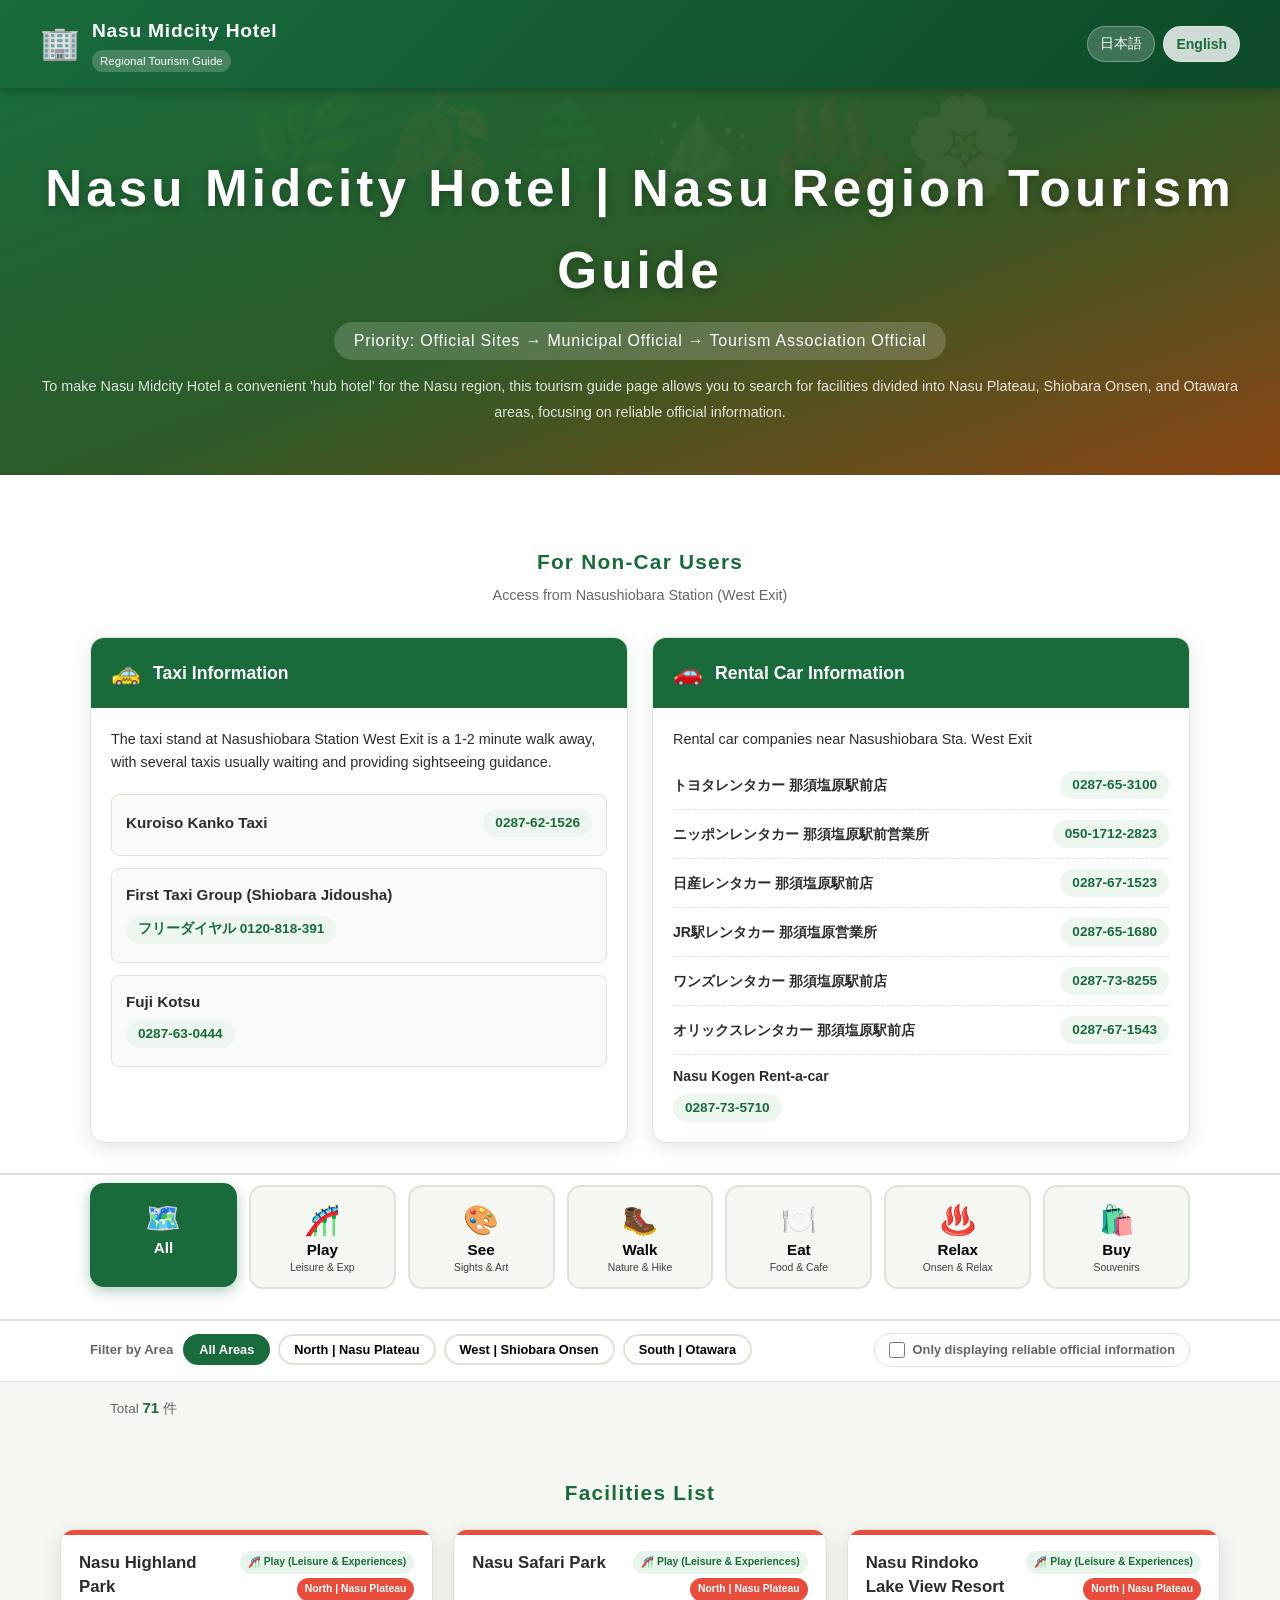
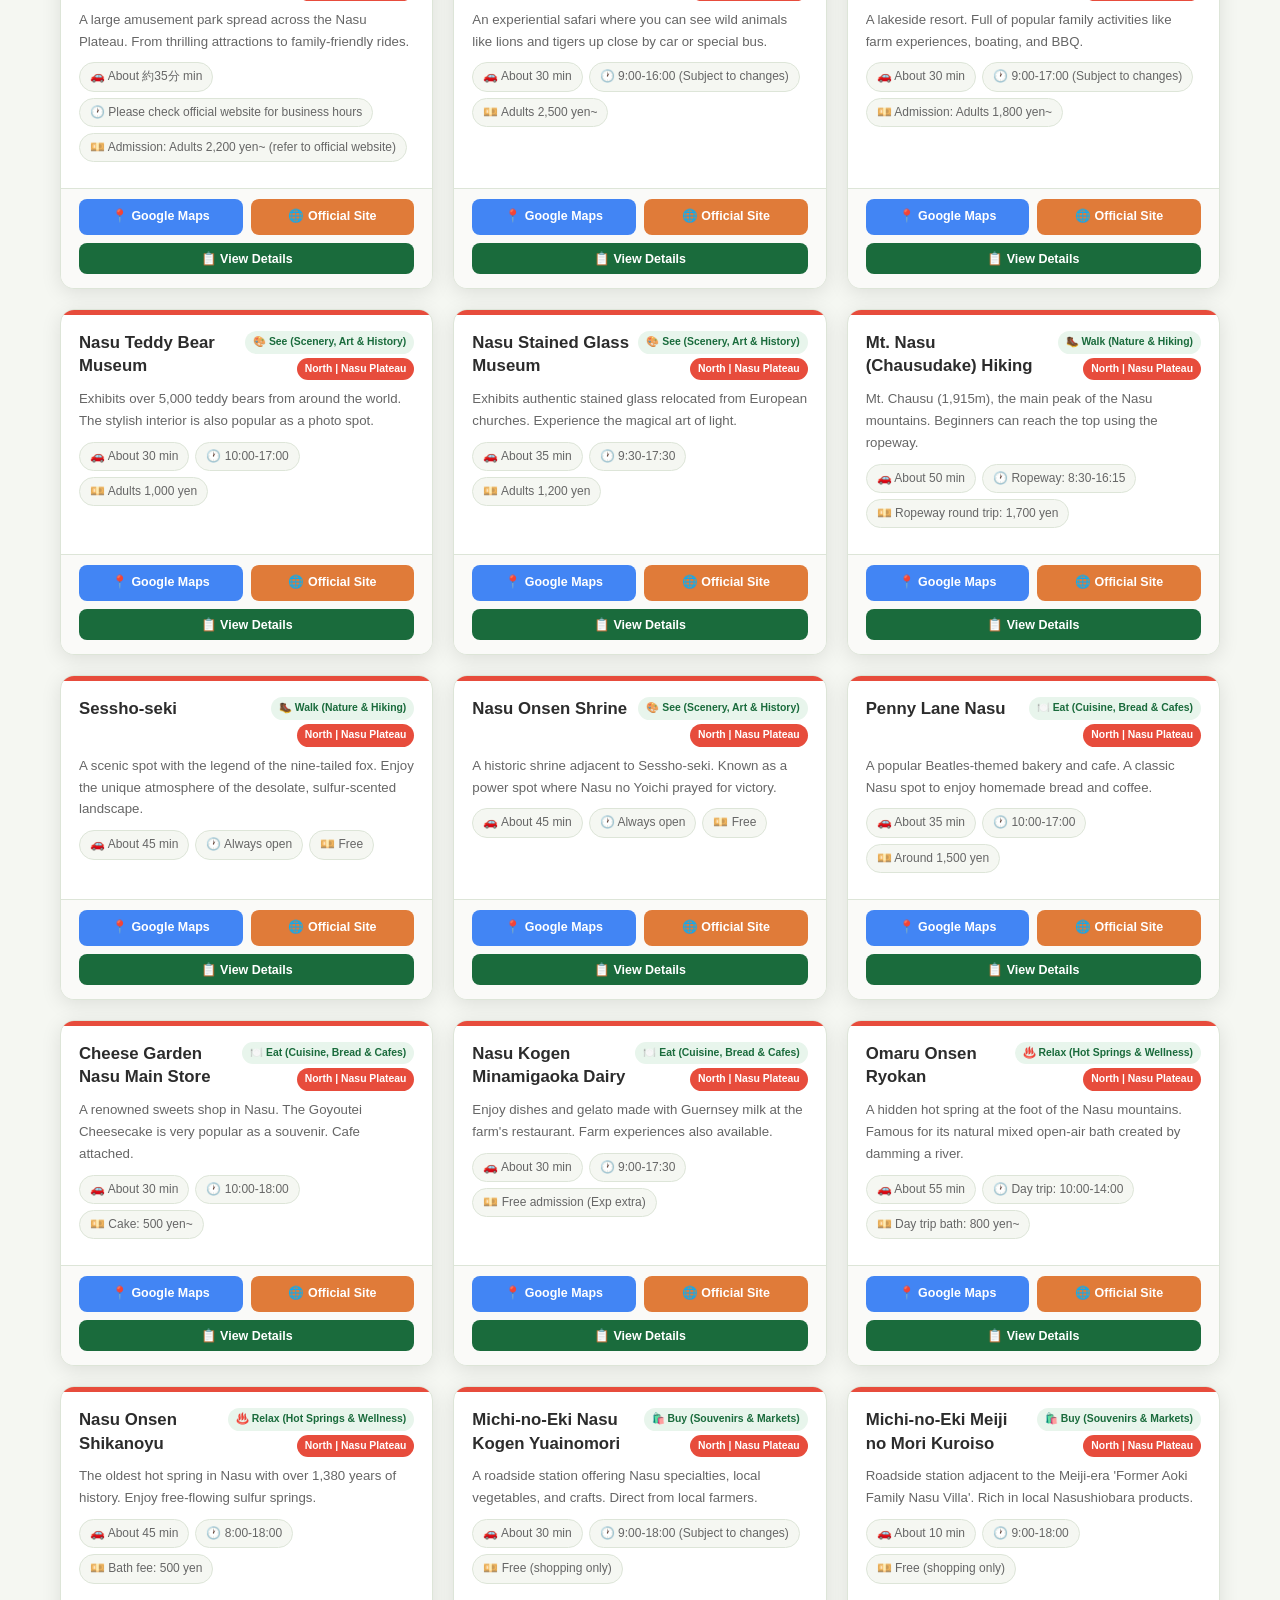
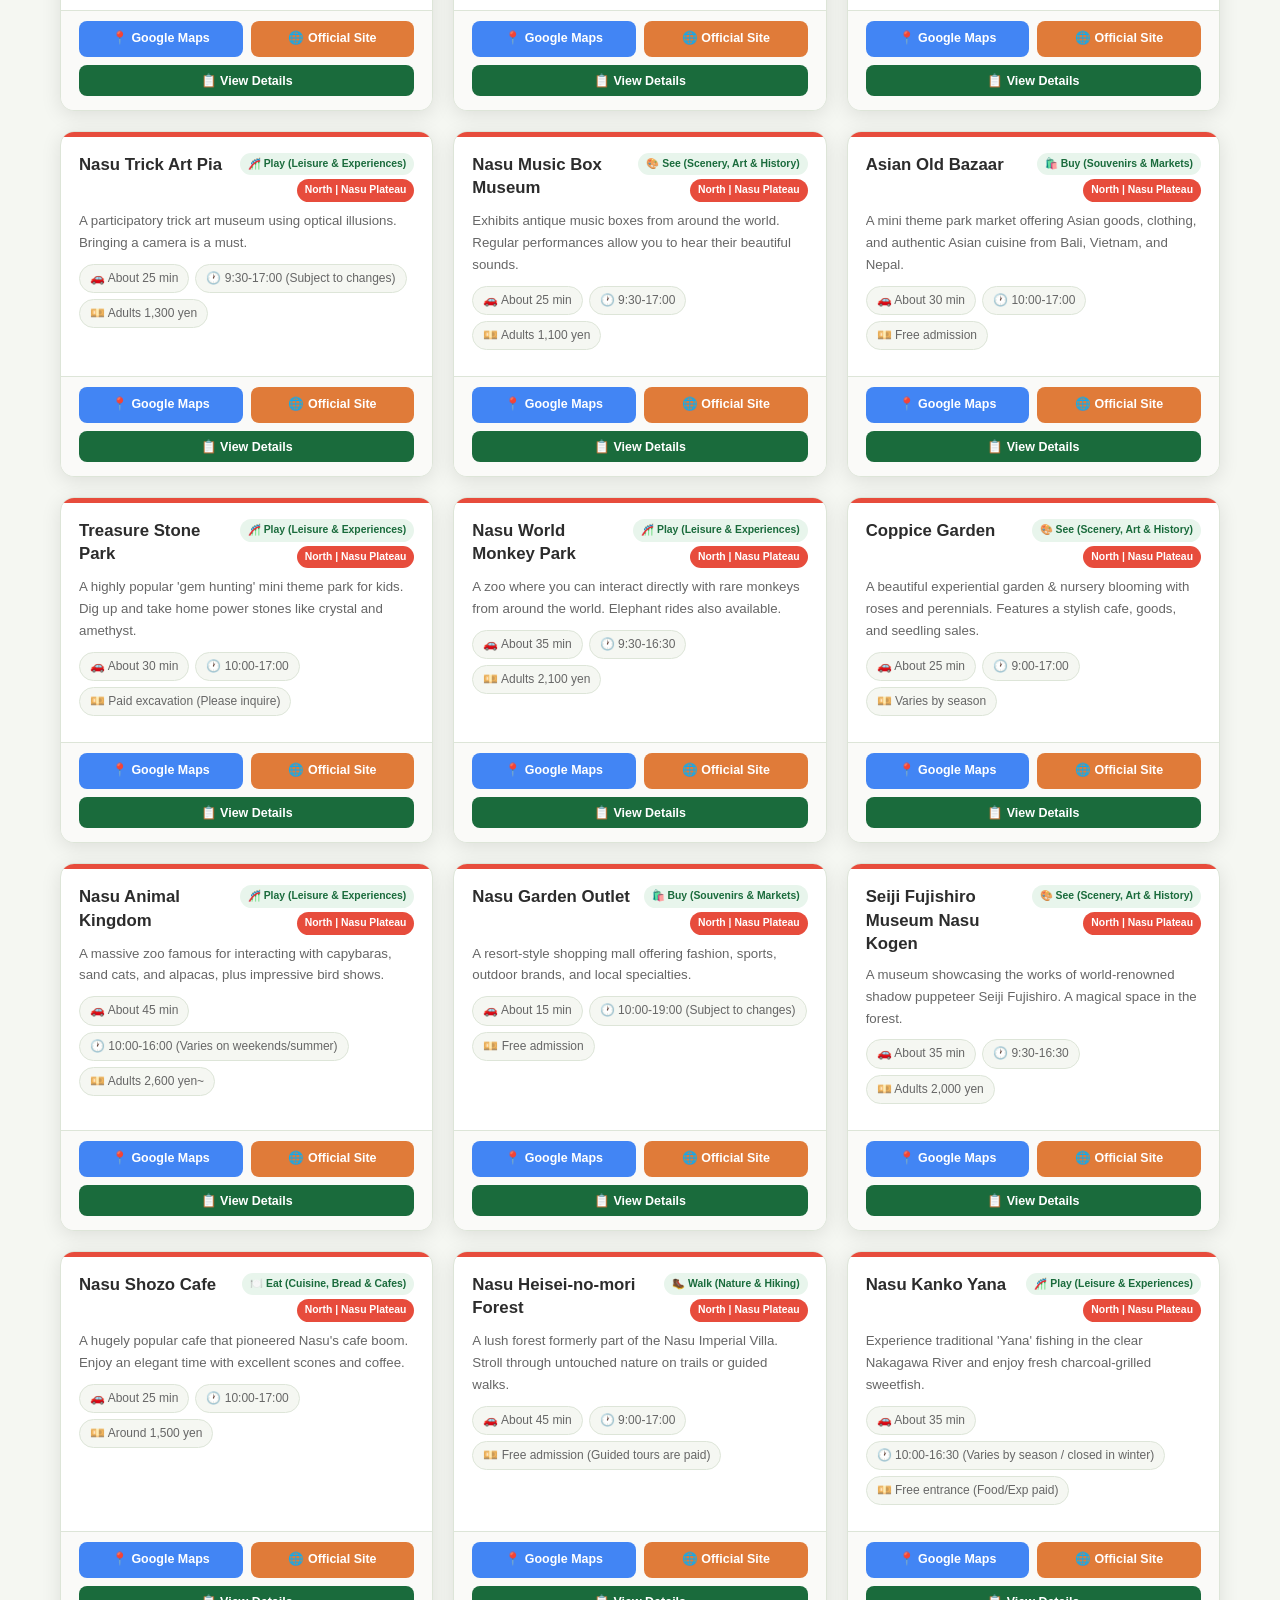
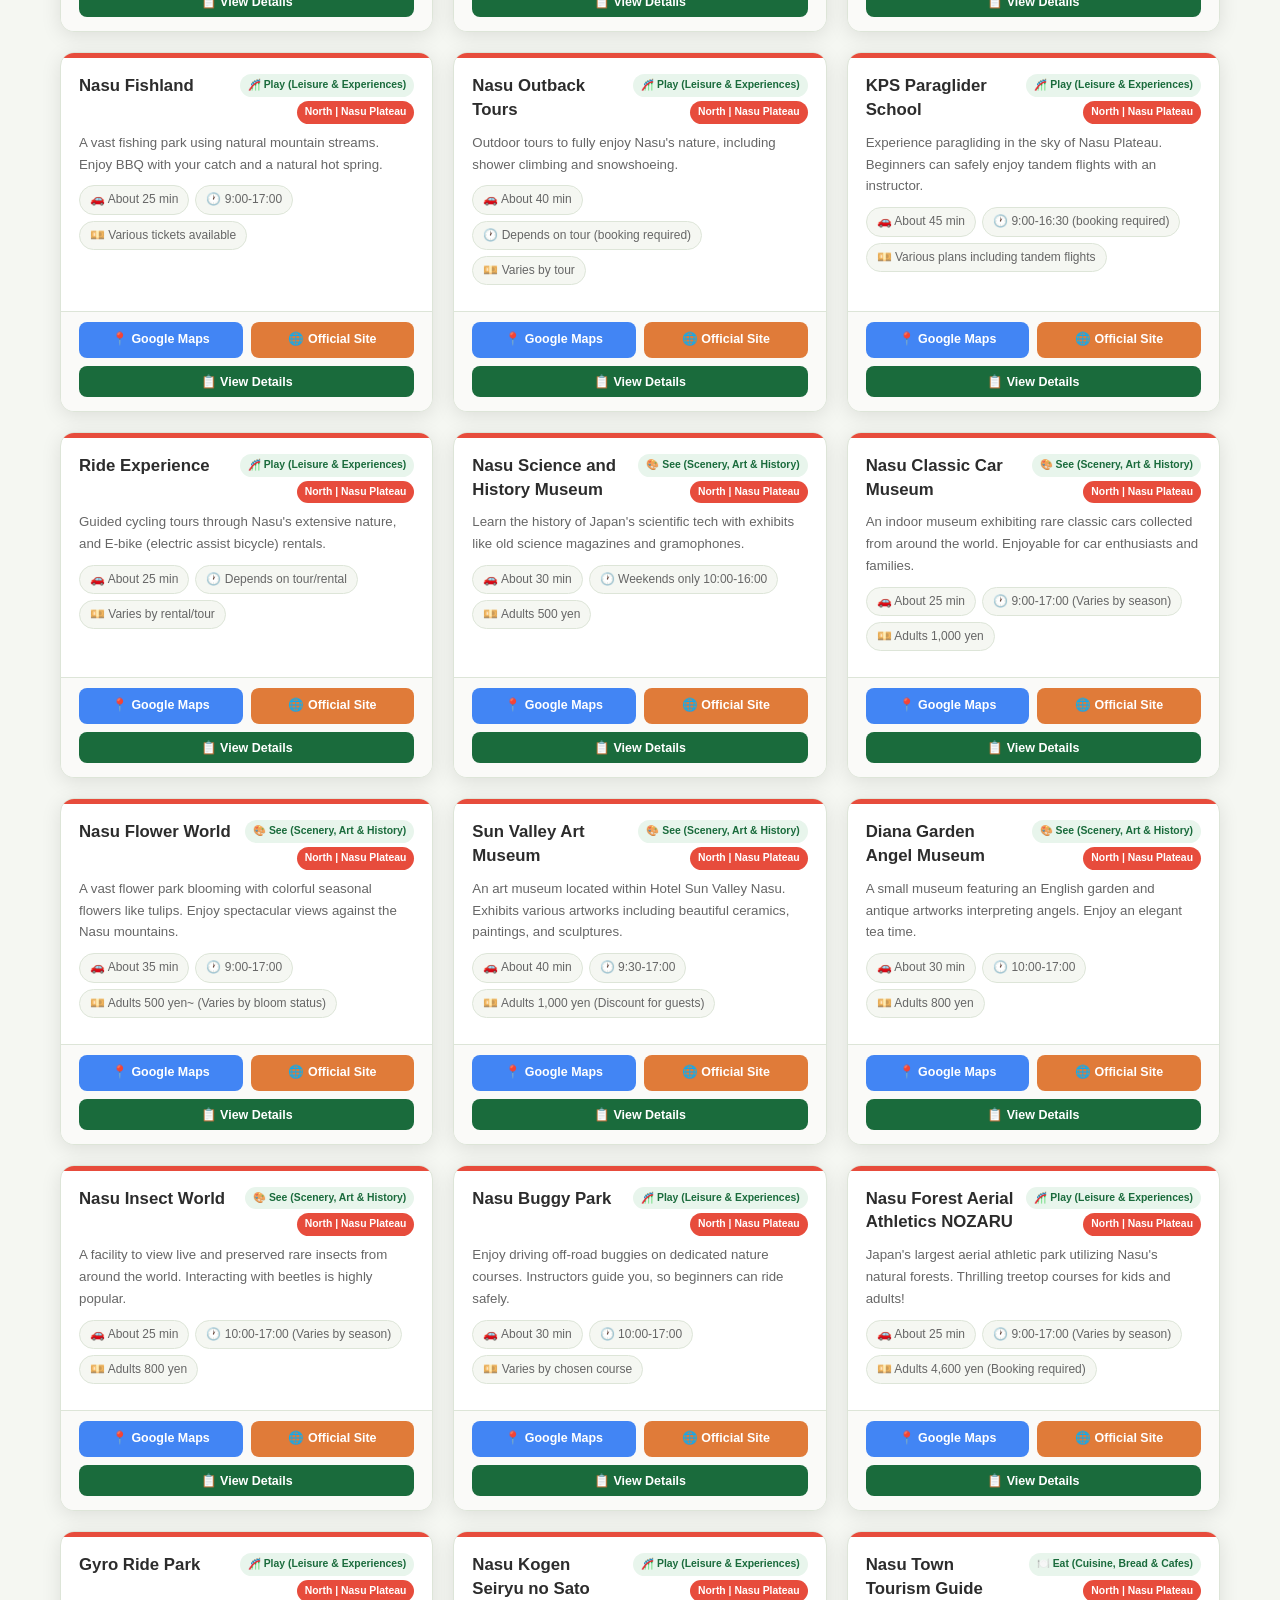
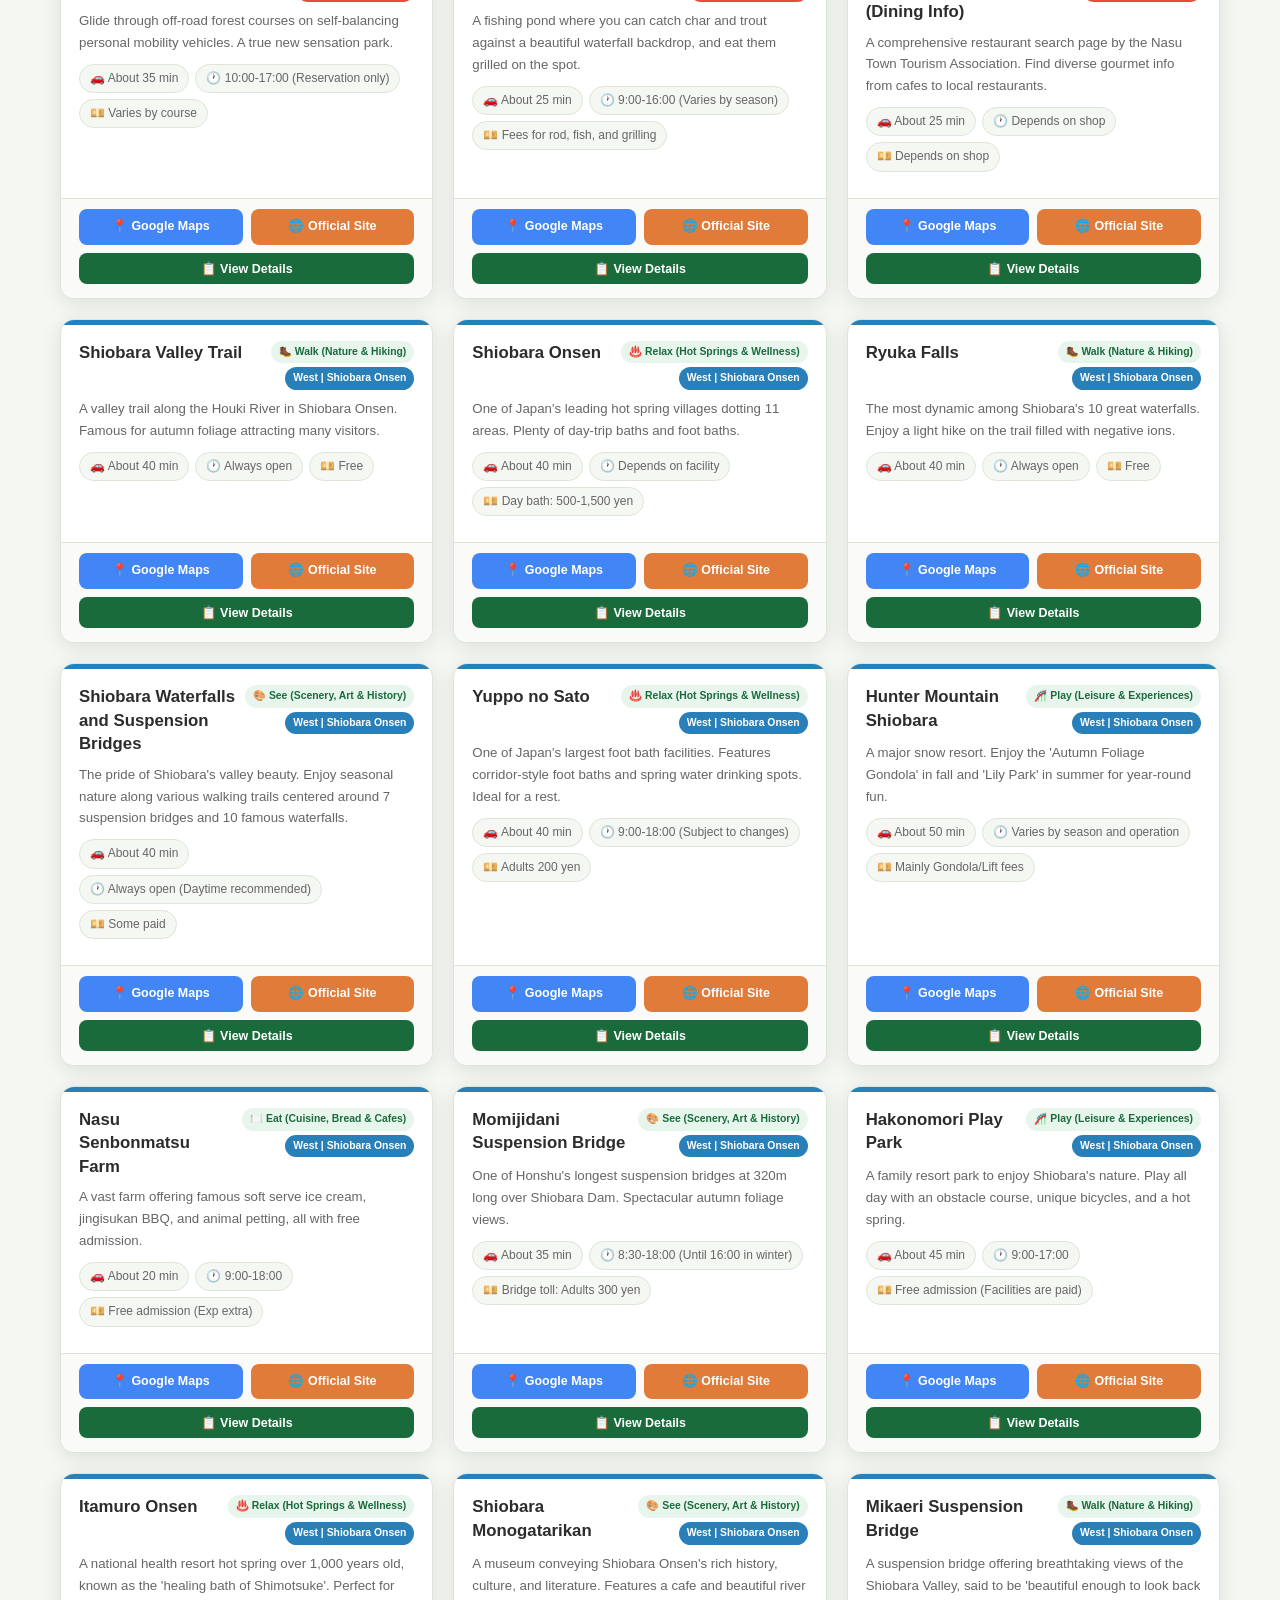
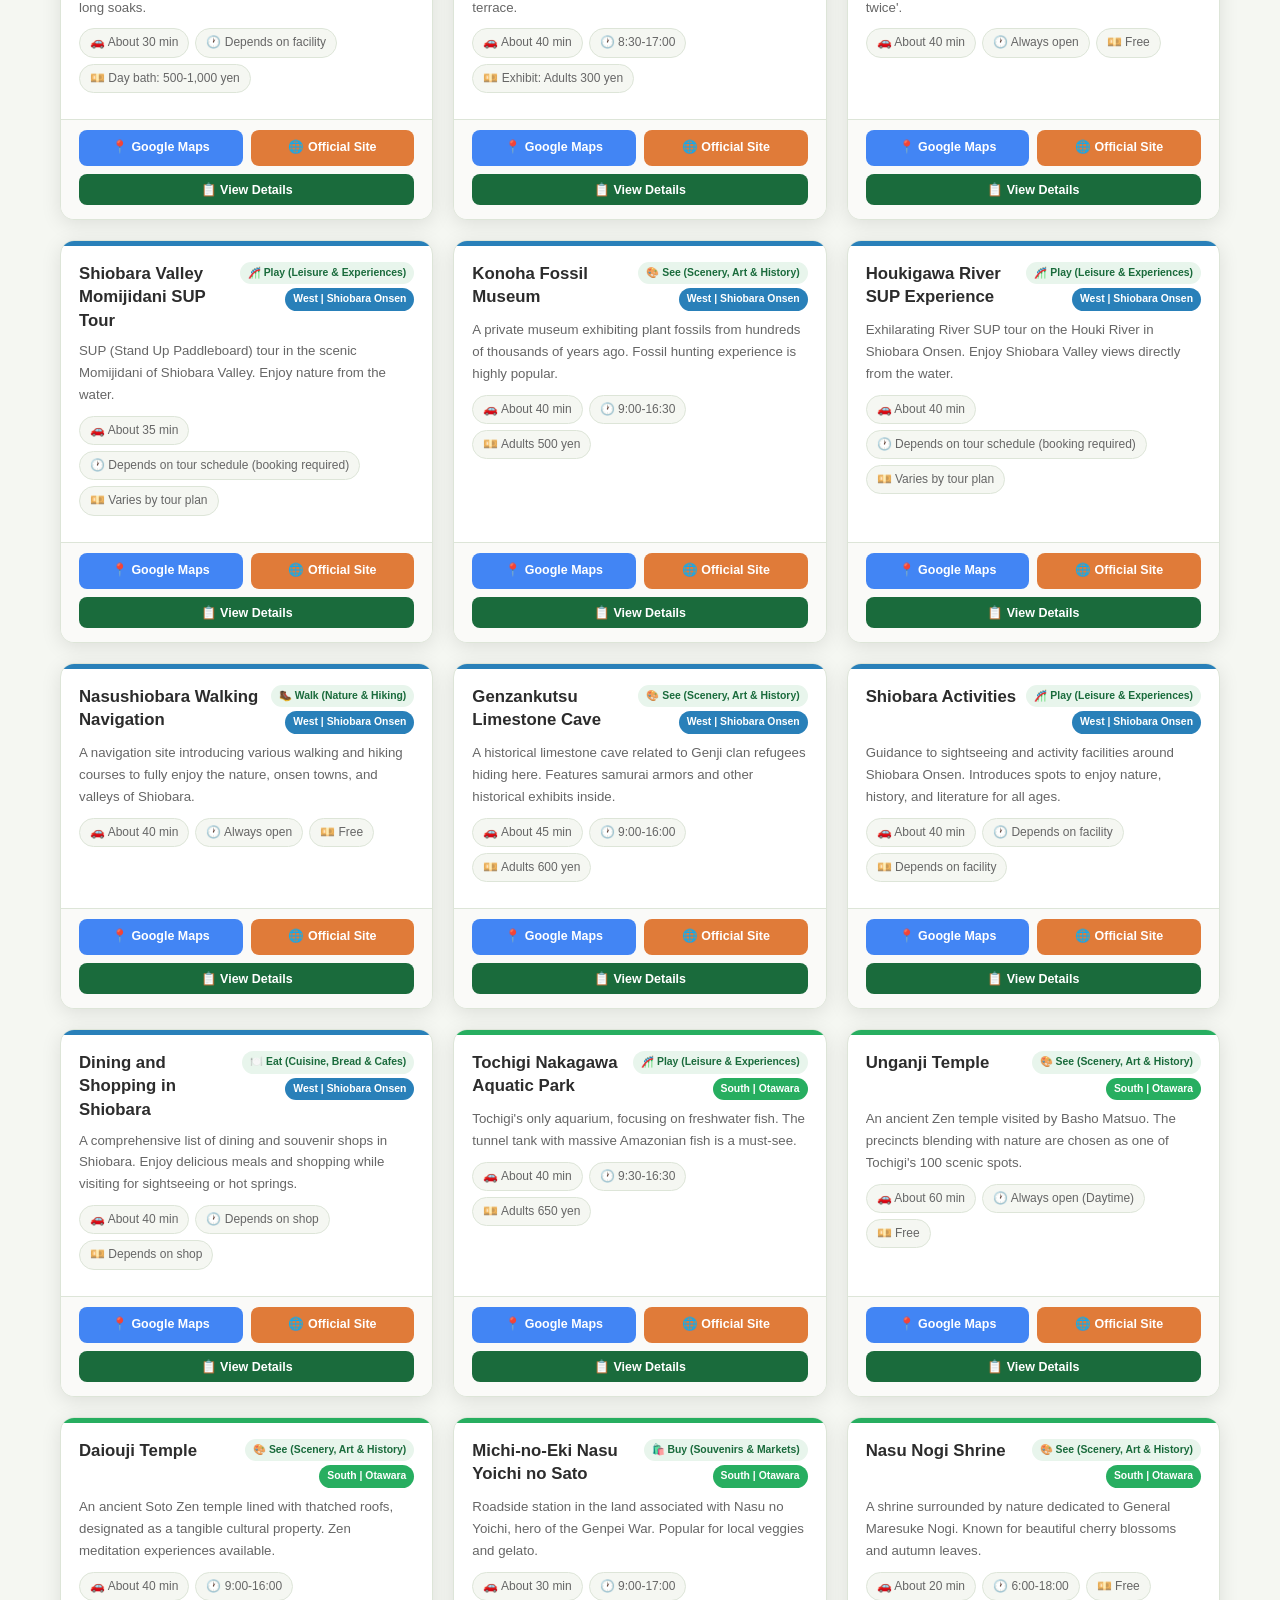
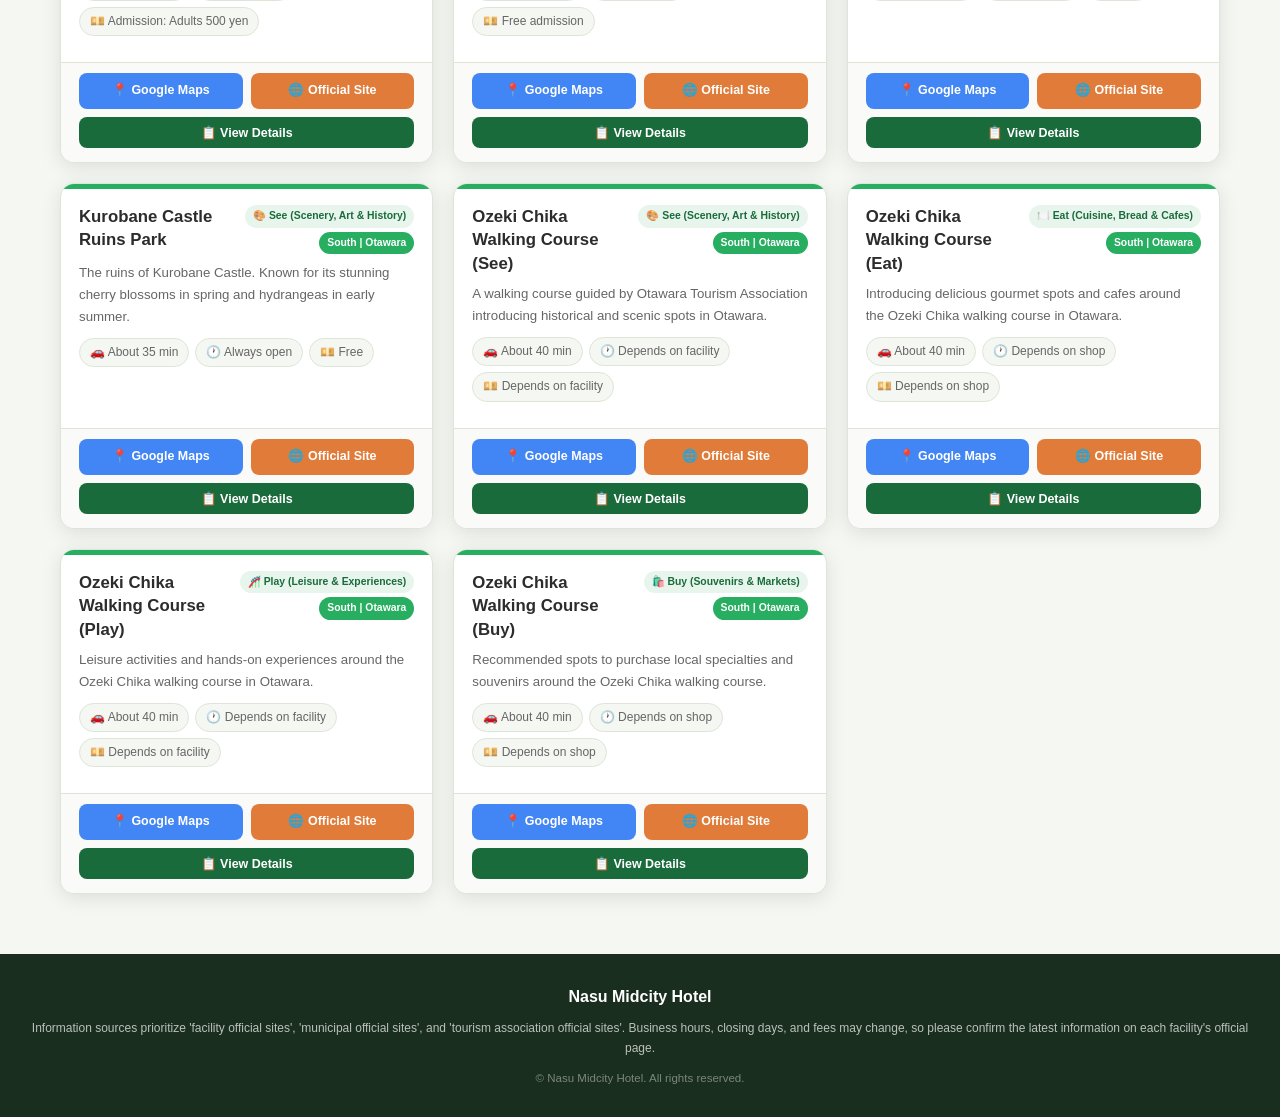
<file: area-guide/index.html>
<!DOCTYPE html>
<html lang="ja">
<head>
  <meta charset="UTF-8" />
  <meta name="viewport" content="width=device-width, initial-scale=1.0" />
  <title data-key="title">那須ミッドシティホテル｜那須地域観光ガイド</title>
  <link rel="stylesheet" href="style.css" />
</head>
<body>

<!-- ヘッダー -->
<header class="site-header">
  <div class="header-inner">
    <div class="hotel-logo">
      <div class="logo-icon">🏢</div>
      <div class="logo-text">
        <span class="hotel-name" data-key="hotelName">那須ミッドシティホテル</span>
        <span class="guide-label" data-key="guideLabel">地域観光ガイド</span>
      </div>
    </div>
    <!-- 言語切り替えボタン -->
    <div class="lang-switch">
      <button id="lang-ja" class="lang-btn active">日本語</button>
      <button id="lang-en" class="lang-btn">English</button>
    </div>
  </div>
</header>

<!-- ヒーロー -->
<section class="hero">
  <div class="hero-inner">
    <h1 class="hero-title" data-key="title">那須ミッドシティホテル｜那須地域観光ガイド</h1>
    <div class="hero-sub" data-key="note">公式サイト優先 → 自治体公式 → 観光協会公式</div>
    <p class="hero-desc" data-key="subtitle">
      那須ミッドシティホテルを「那須地域の移動の拠点」として使いやすくするため、那須高原方面・塩原温泉方面・大田原方面に分けて、信頼できる公式情報を中心に施設を探せる観光案内ページです。
    </p>
  </div>
</section>

<!-- 交通のご案内（車以外） -->
<section class="access-section">
  <div class="access-inner">
    <h2 class="section-title" data-key="accessTitle">お車を利用されない方へ</h2>
    <p class="access-sub" data-key="accessSub">那須塩原駅（西口）からのアクセス</p>

    <div class="access-grid">
      <!-- タクシー -->
      <div class="access-card">
        <div class="access-card-header">
          <span class="access-icon">🚕</span>
          <h3 data-key="taxiTitle">タクシーのご案内</h3>
        </div>
        <div class="access-card-body">
          <p class="access-text" data-key="taxiWait">那須塩原駅西口のタクシー乗り場は徒歩1〜2分の場所にあり、常時、数台のタクシーが待機しています。</p>
          <div class="access-company">
            <div class="company-name">
              <span data-key="kuroisoTaxi">黒磯観光タクシー株式会社</span>
              <a href="tel:0287-62-1526" class="tel-link">0287-62-1526</a>
            </div>
          </div>
          <div class="access-company">
            <div class="company-name">
              <span data-key="shiobaraTaxi">ファーストタクシーグループ（塩原自動車）</span>
              <a href="tel:0120818391" class="tel-link">フリーダイヤル 0120-818-391</a>
            </div>
          </div>
          <div class="access-company">
            <div class="company-name vertical">
              <span data-key="fujiTaxi">富士交通</span>
              <a href="tel:0287-63-0444" class="tel-link">0287-63-0444</a>
            </div>
          </div>
        </div>
      </div>

      <!-- レンタカー -->
      <div class="access-card">
        <div class="access-card-header">
          <span class="access-icon">🚗</span>
          <h3 data-key="rentalCarTitle">レンタカーのご案内</h3>
        </div>
        <div class="access-card-body">
          <p class="access-text" data-key="rentalCarNote">那須塩原駅西口すぐのレンタカー各社</p>
          <ul class="rental-list">
            <li>
              <span class="rental-name">トヨタレンタカー 那須塩原駅前店</span>
              <a href="tel:0287-65-3100" class="tel-link">0287-65-3100</a>
            </li>
            <li>
              <span class="rental-name">ニッポンレンタカー 那須塩原駅前営業所</span>
              <a href="tel:050-1712-2823" class="tel-link">050-1712-2823</a>
            </li>
            <li>
              <span class="rental-name">日産レンタカー 那須塩原駅前店</span>
              <a href="tel:0287-67-1523" class="tel-link">0287-67-1523</a>
            </li>
            <li>
              <span class="rental-name">JR駅レンタカー 那須塩原営業所</span>
              <a href="tel:0287-65-1680" class="tel-link">0287-65-1680</a>
            </li>
            <li>
              <span class="rental-name">ワンズレンタカー 那須塩原駅前店</span>
              <a href="tel:0287-73-8255" class="tel-link">0287-73-8255</a>
            </li>
            <li>
              <span class="rental-name">オリックスレンタカー 那須塩原駅前店</span>
              <a href="tel:0287-67-1543" class="tel-link">0287-67-1543</a>
            </li>
            <li class="vertical">
              <span class="rental-name" data-key="nasuKogenRentacar">那須高原レンタカー</span>
              <a href="tel:0287-73-5710" class="tel-link">0287-73-5710</a>
            </li>
          </ul>
        </div>
      </div>
    </div>
  </div>
</section>

<!-- カテゴリボタン -->
<section class="category-section">
  <div class="category-grid">
    <button class="cat-btn active" data-cat="all">
      <span class="cat-icon">🗺️</span>
      <span class="cat-label" data-key="catAll">すべて</span>
    </button>
    <button class="cat-btn" data-cat="play">
      <span class="cat-icon">🎢</span>
      <span class="cat-label" data-key="catPlay">遊ぶ</span>
      <span class="cat-sub" data-key="catPlaySub">レジャー・体験</span>
    </button>
    <button class="cat-btn" data-cat="see">
      <span class="cat-icon">🎨</span>
      <span class="cat-label" data-key="catSee">見る</span>
      <span class="cat-sub" data-key="catSeeSub">絶景・アート</span>
    </button>
    <button class="cat-btn" data-cat="walk">
      <span class="cat-icon">🥾</span>
      <span class="cat-label" data-key="catWalk">歩く</span>
      <span class="cat-sub" data-key="catWalkSub">自然・散策</span>
    </button>
    <button class="cat-btn" data-cat="eat">
      <span class="cat-icon">🍽️</span>
      <span class="cat-label" data-key="catEat">食べる</span>
      <span class="cat-sub" data-key="catEatSub">グルメ・カフェ</span>
    </button>
    <button class="cat-btn" data-cat="relax">
      <span class="cat-icon">♨️</span>
      <span class="cat-label" data-key="catRelax">癒やす</span>
      <span class="cat-sub" data-key="catRelaxSub">温泉・リラックス</span>
    </button>
    <button class="cat-btn" data-cat="buy">
      <span class="cat-icon">🛍️</span>
      <span class="cat-label" data-key="catBuy">買う</span>
      <span class="cat-sub" data-key="catBuySub">お土産・直売所</span>
    </button>
  </div>
</section>

<!-- エリアフィルター -->
<section class="area-filter-section">
  <div class="area-filter-inner">
    <div class="filter-label" id="filterAreaLabel" data-key="filterByArea">方面で絞り込む</div>
    <div class="area-btns">
      <button class="area-btn active" data-area="all" data-key="areaAll">全エリア</button>
      <button class="area-btn" data-area="north" data-key="areaNorth">北｜那須高原方面</button>
      <button class="area-btn" data-area="west" data-key="areaWest">西｜塩原温泉方面</button>
      <button class="area-btn" data-area="south" data-key="areaSouth">南｜大田原方面</button>
    </div>
    
    <!-- 公式サイトのみトグル -->
    <div class="official-filter">
      <label class="toggle-container">
        <input type="checkbox" id="official-only-toggle" />
        <span class="toggle-label" id="officialOnlyText">信頼できる公式情報のみ掲載中</span>
      </label>
    </div>
  </div>
</section>

<!-- 件数表示 -->
<div class="results-bar">
  <div id="results-count">全 <strong>0</strong> 件</div>
</div>

<!-- スポット一覧 -->
<section class="spots-section">
  <h2 class="section-title" id="sectionTitle" data-key="facilitiesList">施設一覧</h2>
  <div class="spots-grid" id="spots-grid">
    <!-- app.js によってカードが生成されます -->
  </div>
  <!-- 検索結果ゼロの場合の表示 -->
  <div id="no-results" style="display:none; text-align:center; padding:50px; color:#666; font-weight:bold;">
    該当する施設が見つかりません
  </div>
</section>


<!-- フッター -->
<footer class="site-footer">
  <div class="footer-hotel" data-key="hotelName">那須ミッドシティホテル</div>
  <p class="footer-note" id="footerText" data-key="footerText">
    情報源は「施設公式サイト」「自治体公式サイト」「観光協会公式サイト」を優先して整理しています。<br>
    営業時間・休館日・料金は変動するため、最終確認は各施設の公式ページをご確認ください。
  </p>
  <div class="footer-copy">© Nasu Midcity Hotel. All rights reserved.</div>
</footer>

<!-- モーダル (詳細表示) -->
<div class="modal-overlay" id="modal-overlay">
  <div class="modal-box">
    <button class="modal-close" id="modal-close">閉じる</button>
    <div class="modal-content" id="modal-content">
      <!-- app.js によって詳細が生成されます -->
    </div>
  </div>
</div>

<!-- 外部JSファイルの読み込み -->
<script src="data.js"></script>
<script src="app.js"></script>
</body>
</html>
</file>
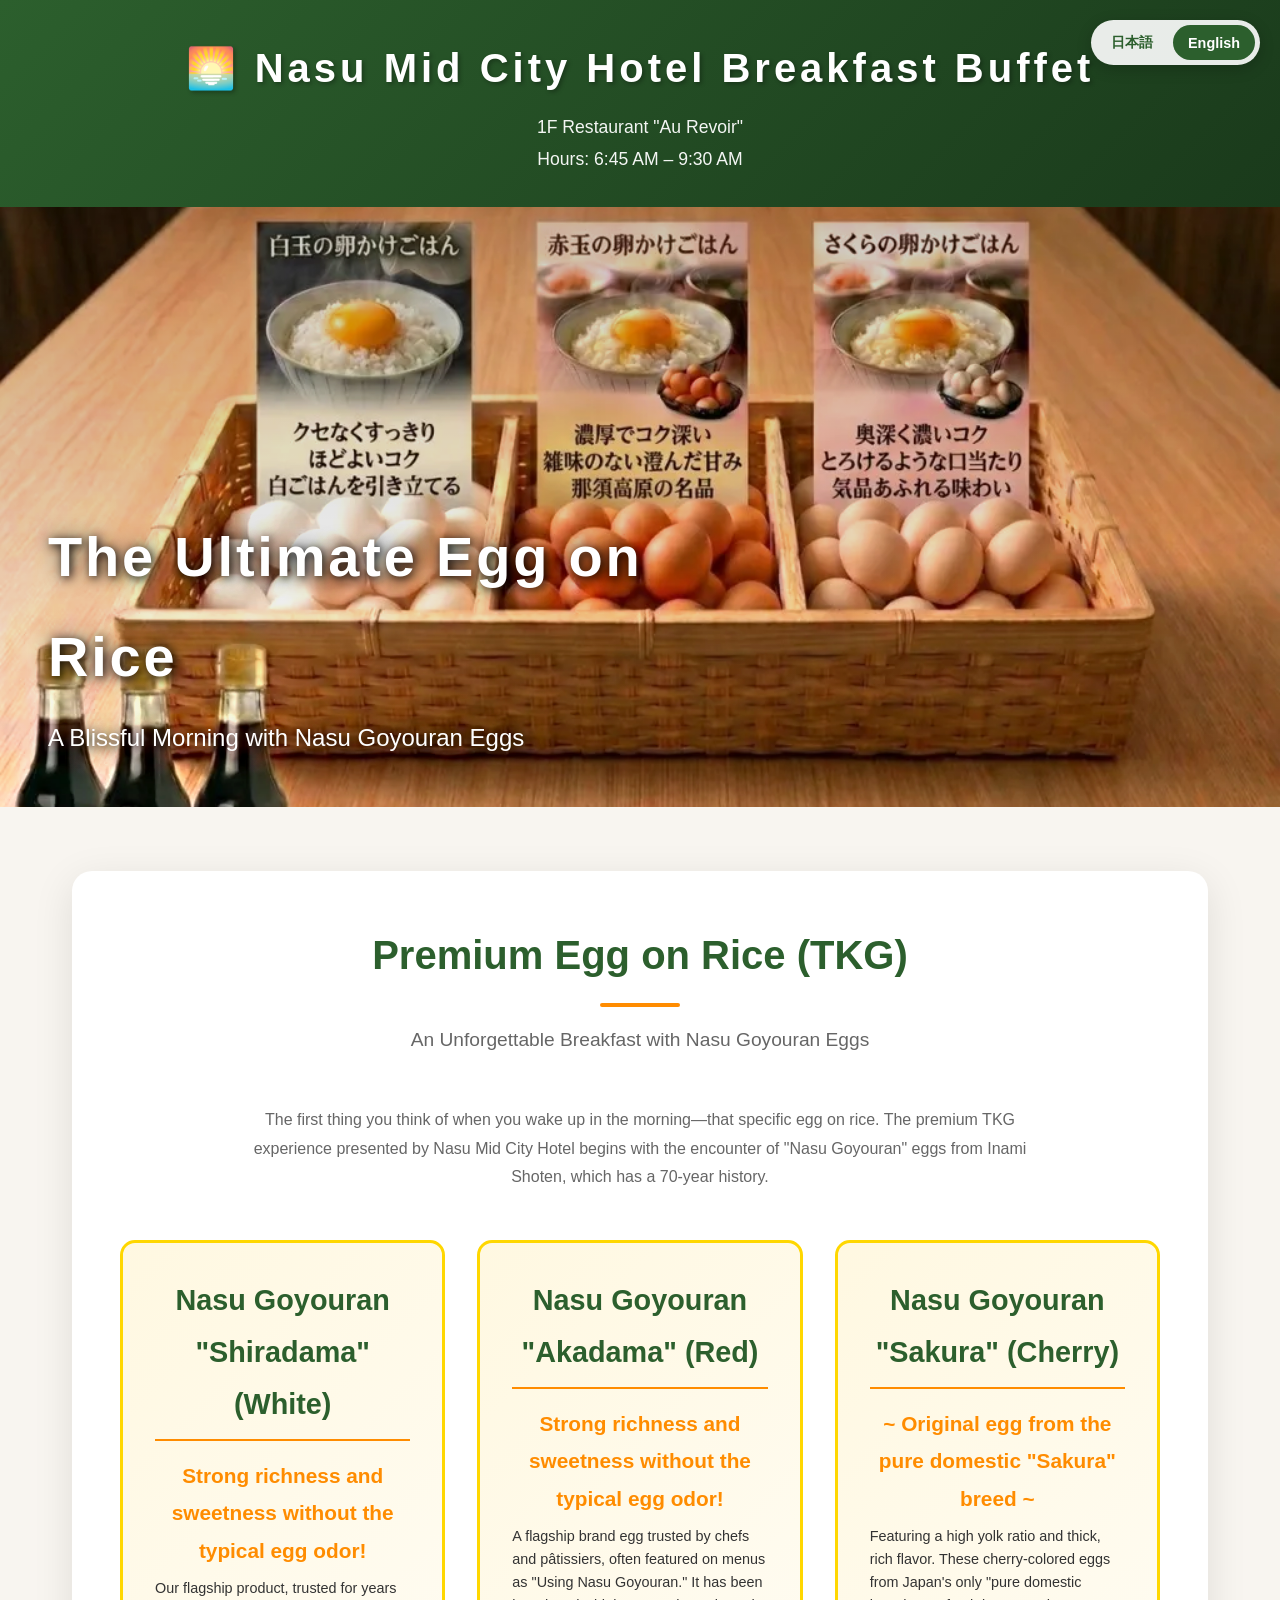
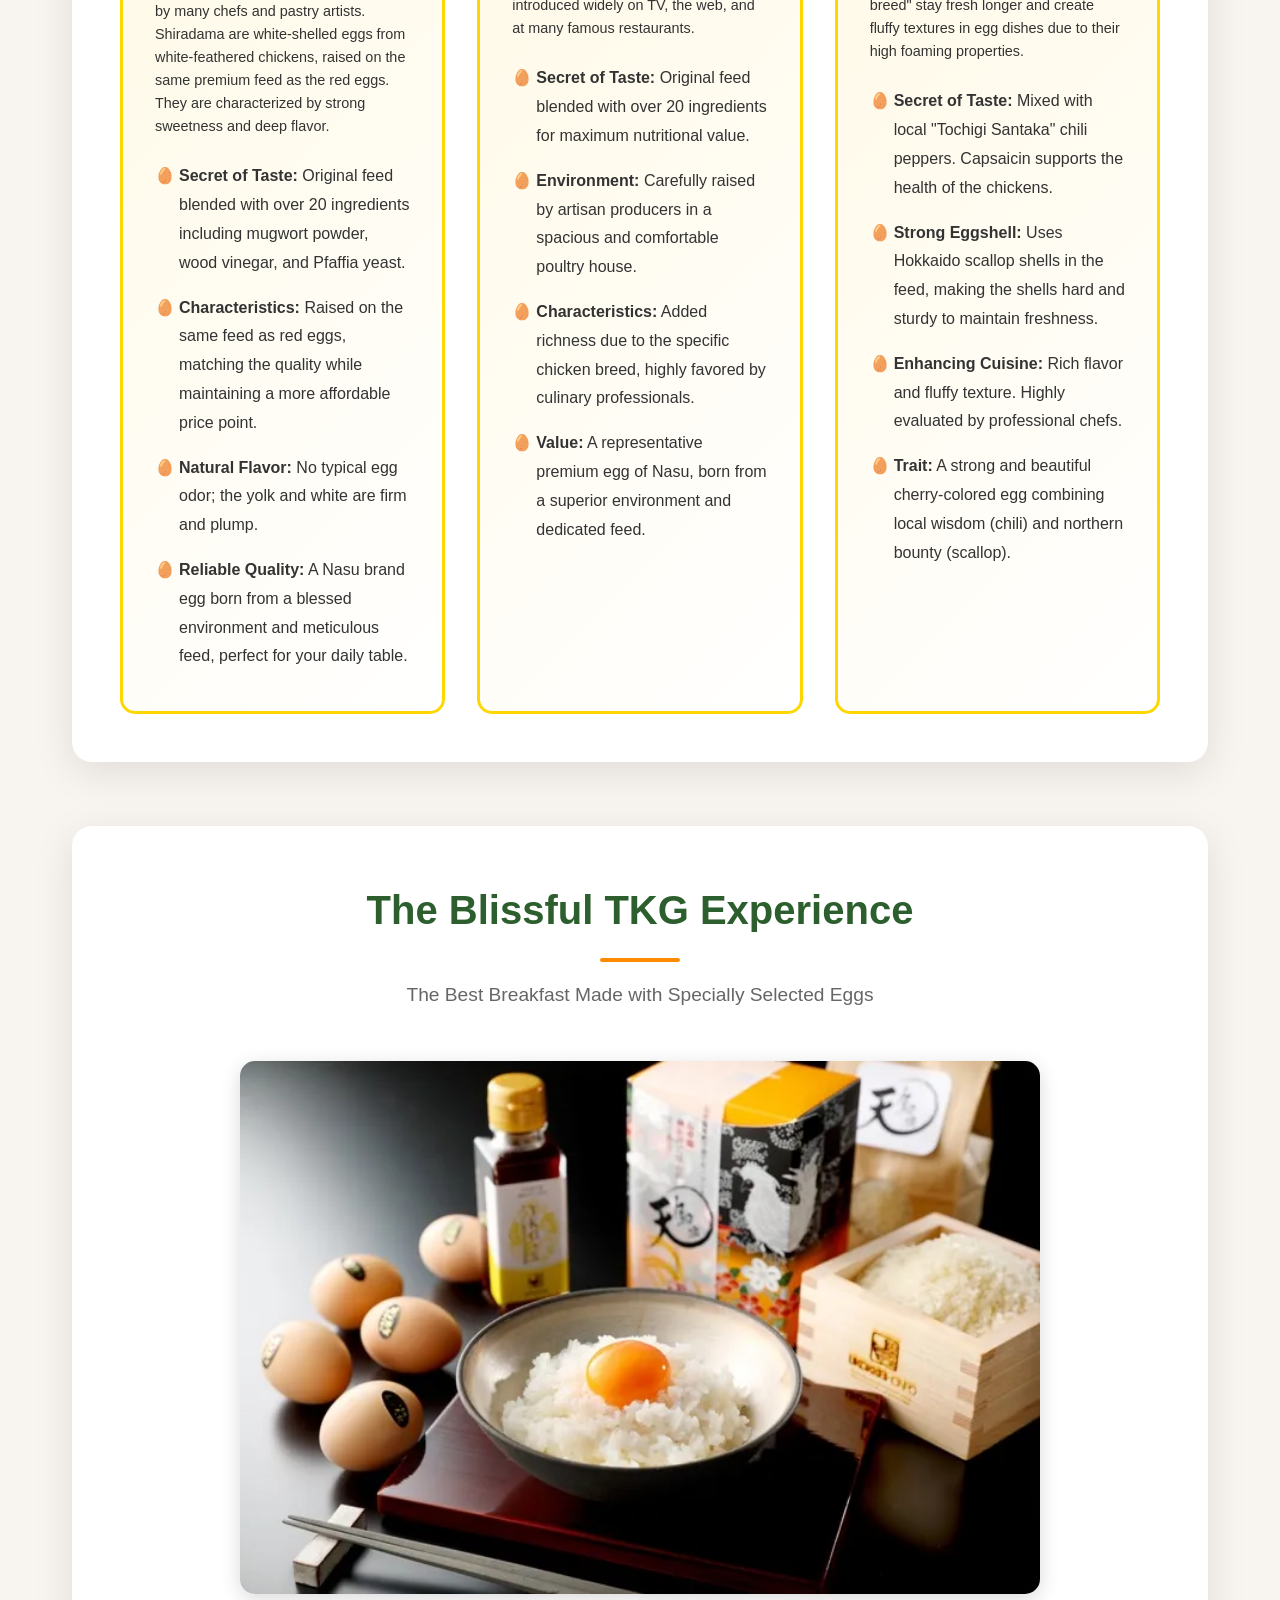
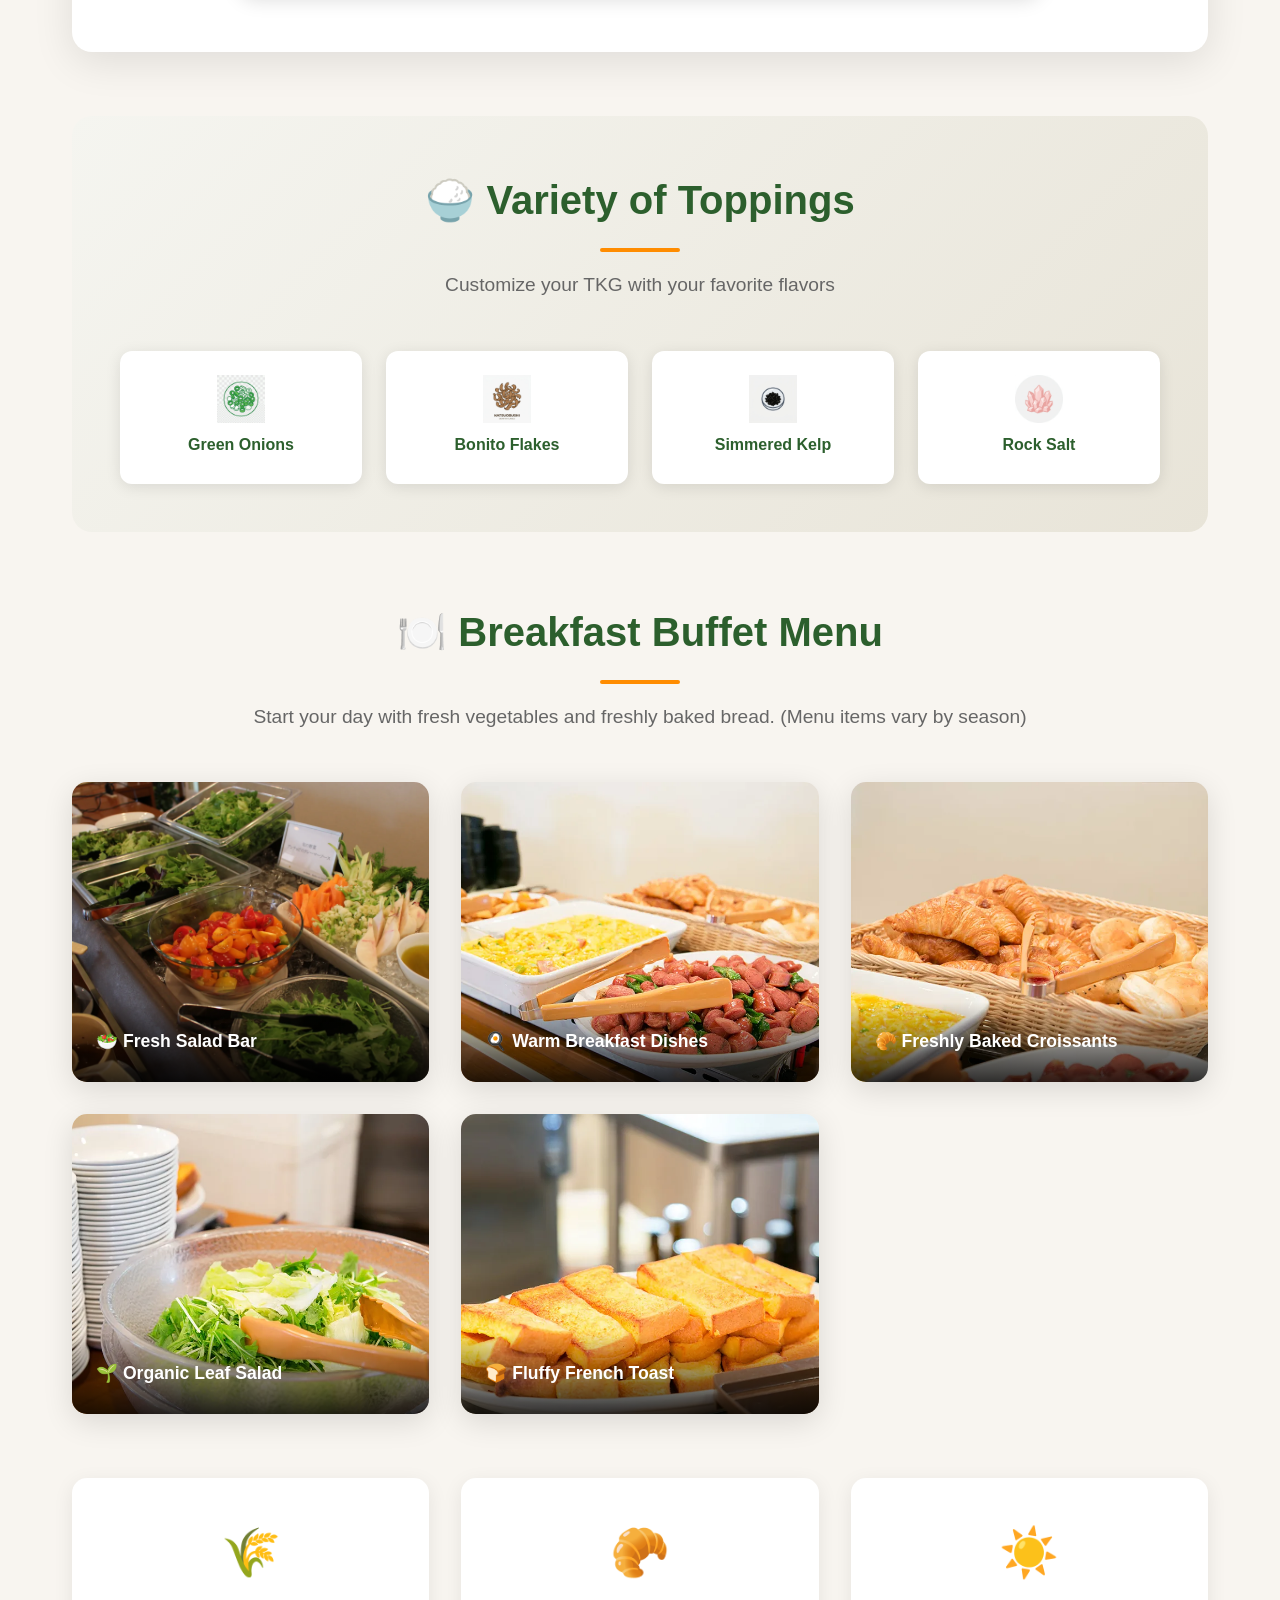
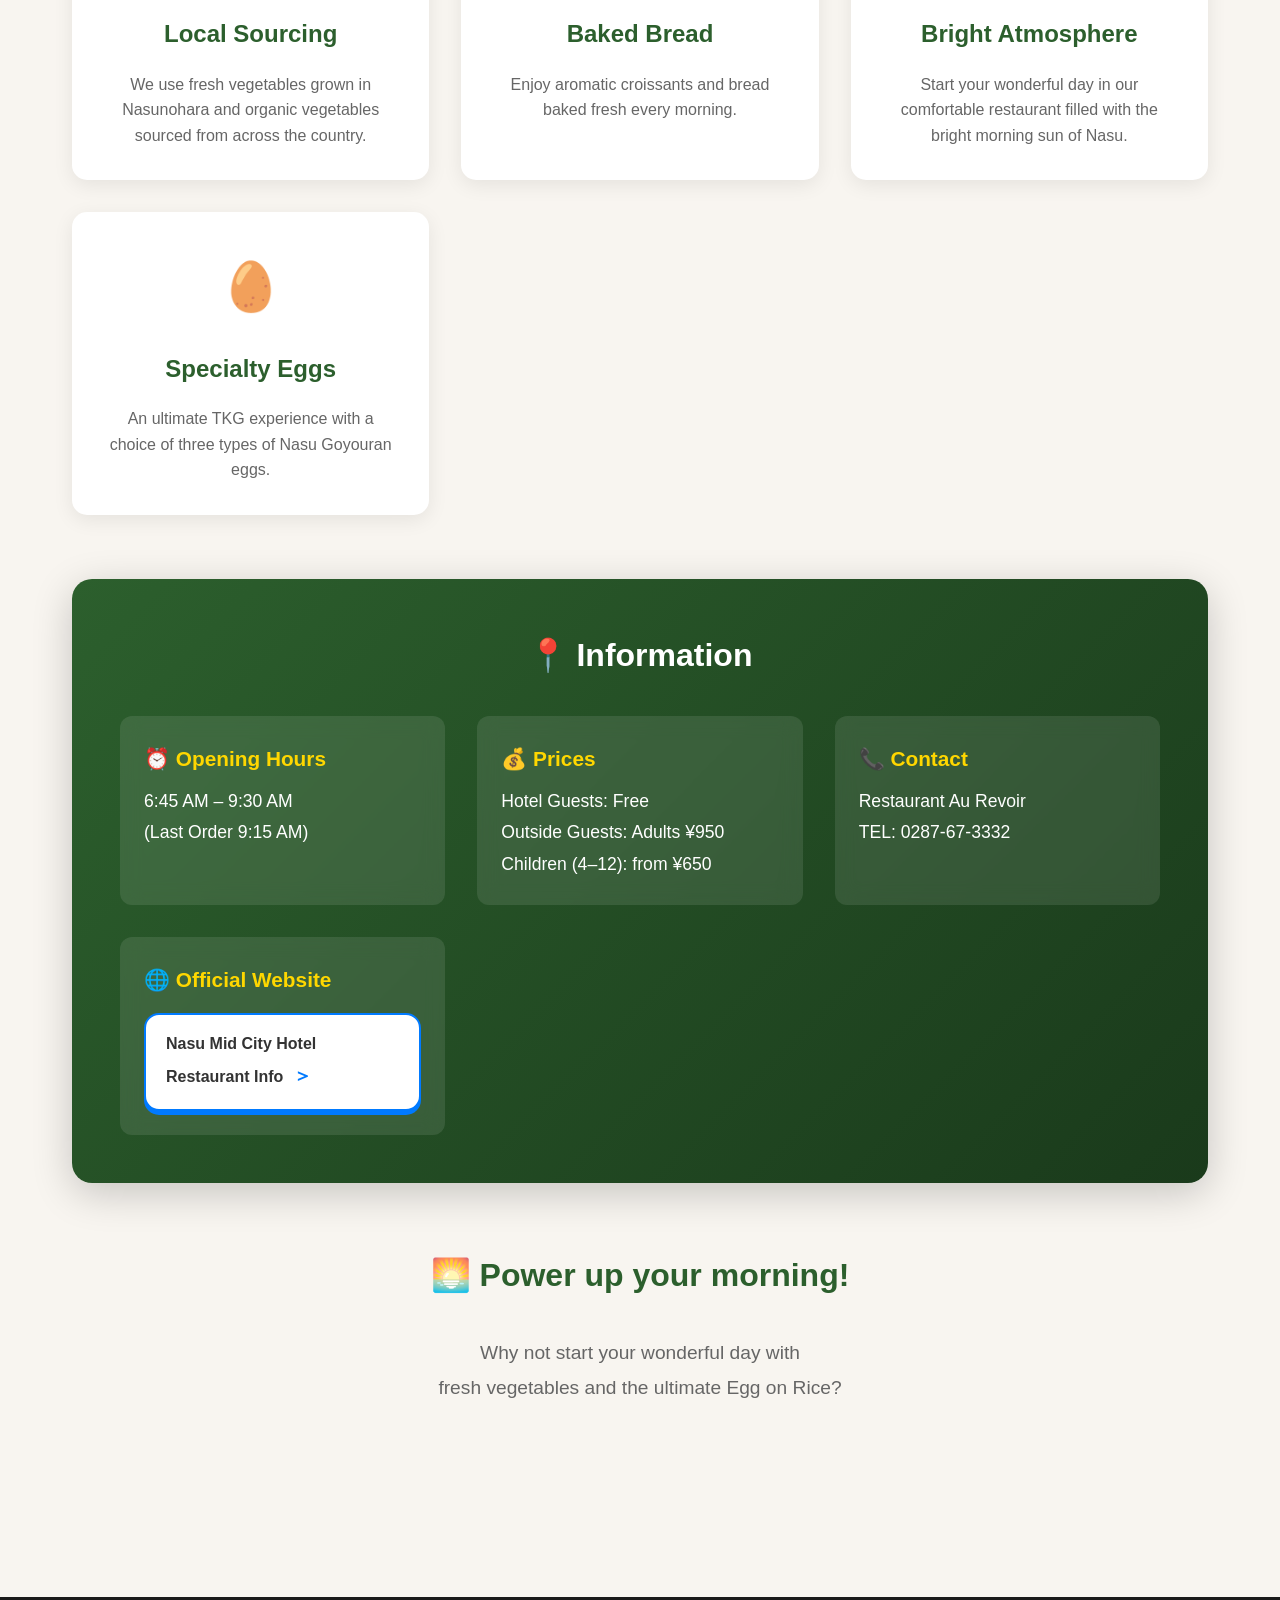
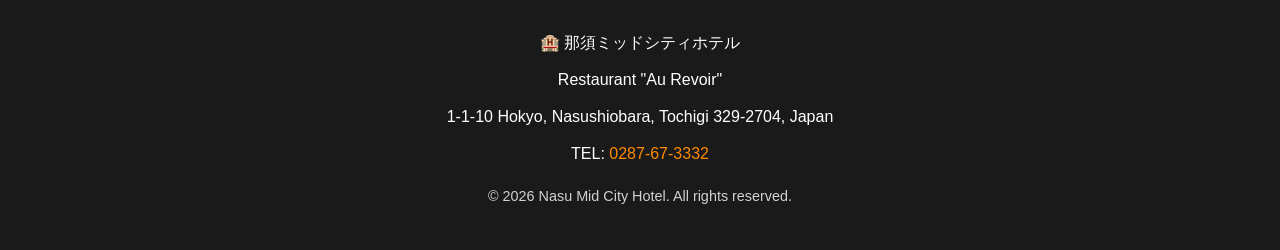
<file: breakfast/index.html>
<!DOCTYPE html>
<html lang="ja">

<head>
    <meta charset="UTF-8">
    <meta name="viewport" content="width=device-width, initial-scale=1.0">
    <title>特別な卵かけごはん朝食 - 那須ミッドシティホテル</title>
    <script>
        // 即時言語判定 (FOUC防止)
        (function() {
            const savedLang = localStorage.getItem('preferredLanguage');
            const userLang = savedLang || (navigator.language.startsWith('ja') ? 'ja' : 'en');
            if (userLang === 'en') {
                document.documentElement.classList.add('lang-en');
            }
        })();
    </script>
    <style>
        * {
            margin: 0;
            padding: 0;
            box-sizing: border-box;
        }

        :root {
            --primary-color: #2c5f2d;
            --secondary-color: #ff8c00;
            --accent-color: #ffd700;
            --text-color: #333;
            --light-bg: #f8f5f0;
            --white: #ffffff;
        }

        body {
            font-family: 'Hiragino Kaku Gothic ProN', 'Hiragino Sans', 'Yu Gothic', 'Meiryo', sans-serif;
            color: var(--text-color);
            line-height: 1.8;
            background: var(--light-bg);
        }

        /* ヘッダー */
        header {
            background: linear-gradient(135deg, var(--primary-color) 0%, #1a3a1b 100%);
            color: var(--white);
            padding: 2rem 0;
            text-align: center;
            box-shadow: 0 4px 20px rgba(0, 0, 0, 0.1);
        }

        header h1 {
            font-size: 2.5rem;
            margin-bottom: 0.5rem;
            letter-spacing: 0.1em;
            text-shadow: 2px 2px 4px rgba(0, 0, 0, 0.3);
        }

        header p {
            font-size: 1.1rem;
            opacity: 0.95;
        }

        /* ヒーローセクション */
        .hero {
            position: relative;
            height: 600px;
            overflow: hidden;
            display: flex;
            align-items: flex-end;
            justify-content: flex-start;
        }

        .hero-image {
            position: absolute;
            top: 0;
            left: 0;
            width: 100%;
            height: 100%;
            object-fit: cover;
            filter: brightness(1.1);
        }

        .hero-overlay {
            position: absolute;
            top: 0;
            left: 0;
            width: 100%;
            height: 100%;
            background: linear-gradient(to bottom, rgba(0, 0, 0, 0.2), rgba(0, 0, 0, 0));
        }

        .hero-content {
            position: relative;
            z-index: 2;
            text-align: left;
            color: var(--white);
            padding: 3rem;
            max-width: 800px;
        }

        .hero-content h2 {
            font-size: 3.5rem;
            margin-bottom: 0.5rem;
            text-shadow: 2px 2px 10px rgba(0, 0, 0, 0.9), 0 0 20px rgba(0, 0, 0, 0.5);
            letter-spacing: 0.05em;
        }

        .hero-content .subtitle {
            font-size: 1.5rem;
            margin-bottom: 0;
            text-shadow: 2px 2px 10px rgba(0, 0, 0, 0.9), 0 0 20px rgba(0, 0, 0, 0.5);
        }

        .cta-button {
            display: flex !important;
            justify-content: space-between !important;
            align-items: center !important;
            padding: 1rem 3rem !important;
            background: var(--secondary-color) !important;
            color: var(--white) !important;
            text-decoration: none !important;
            border-radius: 50px !important;
            font-size: 1.2rem !important;
            font-weight: bold !important;
            transition: all 0.3s ease !important;
            box-shadow: 0 4px 15px rgba(255, 140, 0, 0.4) !important;
            max-width: 350px !important;
            margin: 0 auto !important;
        }

        .cta-button .arrow-span {
            margin-left: 15px !important;
            font-size: 1.2rem !important;
        }

        .external-link-ref {
            display: flex !important;
            justify-content: space-between !important;
            align-items: center !important;
            width: 100% !important;
            padding: 15px 20px !important;
            background-color: #fff !important;
            border: 2px solid #007aff !important;
            border-radius: 15px !important;
            text-decoration: none !important;
            color: #333 !important;
            font-weight: bold !important;
            box-shadow: 0 4px 0 #007aff !important;
            margin-top: 15px !important;
            box-sizing: border-box !important;
            transition: all 0.2s ease !important;
        }

        .external-link-ref:hover {
            background: #f0f7ff !important;
            transform: translateY(2px) !important;
            box-shadow: 0 2px 0 #007aff !important;
        }

        .external-link-ref .arrow-span {
            color: #007aff !important;
            margin-left: 10px !important;
            font-size: 1.2rem !important;
        }

        .cta-button:hover {
            background: #ff9d1a;
            transform: translateY(-3px);
            box-shadow: 0 6px 20px rgba(255, 140, 0, 0.6);
        }

        /* コンテナ */
        .container {
            max-width: 1200px;
            margin: 0 auto;
            padding: 4rem 2rem;
        }

        /* セクションタイトル */
        .section-title {
            text-align: center;
            font-size: 2.5rem;
            color: var(--primary-color);
            margin-bottom: 1rem;
            position: relative;
            padding-bottom: 1rem;
        }

        .section-title::after {
            content: '';
            position: absolute;
            bottom: 0;
            left: 50%;
            transform: translateX(-50%);
            width: 80px;
            height: 4px;
            background: var(--secondary-color);
            border-radius: 2px;
        }

        .section-subtitle {
            text-align: center;
            font-size: 1.2rem;
            color: #666;
            margin-bottom: 3rem;
        }

        /* 特別卵コーナー */
        .egg-highlight {
            background: var(--white);
            border-radius: 20px;
            padding: 3rem;
            margin-bottom: 4rem;
            box-shadow: 0 10px 40px rgba(0, 0, 0, 0.1);
        }

        .egg-grid {
            display: grid;
            grid-template-columns: repeat(auto-fit, minmax(300px, 1fr));
            gap: 2rem;
            margin-top: 2rem;
        }

        .egg-card {
            background: linear-gradient(135deg, #fff8e1 0%, #ffffff 100%);
            border-radius: 15px;
            padding: 2rem;
            text-align: center;
            border: 3px solid var(--accent-color);
            transition: transform 0.3s ease, box-shadow 0.3s ease;
        }

        .egg-card:hover {
            transform: translateY(-5px);
            box-shadow: 0 8px 25px rgba(255, 215, 0, 0.3);
        }

        .egg-card h3 {
            font-size: 1.8rem;
            color: var(--primary-color);
            margin-bottom: 1rem;
            border-bottom: 2px solid var(--secondary-color);
            padding-bottom: 0.5rem;
        }

        .egg-card .egg-name {
            font-size: 1.3rem;
            color: var(--secondary-color);
            font-weight: bold;
            margin-bottom: 0.5rem;
        }

        .egg-card ul {
            list-style: none;
            text-align: left;
            margin-top: 1rem;
        }

        .egg-card ul li {
            padding: 0.5rem 0;
            padding-left: 1.5rem;
            position: relative;
        }

        .egg-card ul li::before {
            content: '🥚';
            position: absolute;
            left: 0;
        }

        /* 卵かけごはんイメージセクション */
        .tkg-showcase {
            background: var(--white);
            border-radius: 20px;
            padding: 3rem;
            margin-bottom: 4rem;
            box-shadow: 0 10px 40px rgba(0, 0, 0, 0.1);
        }

        .tkg-image-grid {
            display: grid;
            grid-template-columns: repeat(2, 1fr);
            gap: 2rem;
            margin-top: 2rem;
        }

        .tkg-image-grid img {
            width: 100%;
            height: 350px;
            object-fit: cover;
            border-radius: 15px;
            box-shadow: 0 5px 20px rgba(0, 0, 0, 0.15);
            transition: transform 0.3s ease;
        }

        .tkg-image-grid img:hover {
            transform: scale(1.05);
        }

        /* トッピングバー */
        .toppings-section {
            background: linear-gradient(135deg, #f5f5f0 0%, #e8e4d8 100%);
            border-radius: 20px;
            padding: 3rem;
            margin-bottom: 4rem;
        }

        .toppings-grid {
            display: grid;
            grid-template-columns: repeat(auto-fit, minmax(150px, 1fr));
            gap: 1.5rem;
            margin-top: 2rem;
        }

        .topping-item {
            background: var(--white);
            border-radius: 12px;
            padding: 1.5rem;
            text-align: center;
            box-shadow: 0 3px 15px rgba(0, 0, 0, 0.1);
            transition: all 0.3s ease;
        }

        .topping-item:hover {
            transform: translateY(-5px);
            box-shadow: 0 5px 20px rgba(0, 0, 0, 0.15);
        }

        .topping-icon {
            margin-bottom: 0.5rem;
            height: 3rem;
            display: flex;
            align-items: center;
            justify-content: center;
        }

        .topping-icon img {
            width: 3rem;
            height: 3rem;
            object-fit: contain;
        }

        .topping-name {
            font-weight: bold;
            color: var(--primary-color);
        }

        /* ビュッフェギャラリー */
        .buffet-gallery {
            margin-bottom: 4rem;
        }

        .gallery-grid {
            display: grid;
            grid-template-columns: repeat(auto-fit, minmax(350px, 1fr));
            gap: 2rem;
            margin-top: 2rem;
        }

        .gallery-item {
            position: relative;
            overflow: hidden;
            border-radius: 15px;
            box-shadow: 0 8px 30px rgba(0, 0, 0, 0.12);
            transition: transform 0.3s ease;
        }

        .gallery-item:hover {
            transform: scale(1.03);
        }

        .gallery-item img {
            width: 100%;
            height: 300px;
            object-fit: cover;
            display: block;
        }

        .gallery-caption {
            position: absolute;
            bottom: 0;
            left: 0;
            right: 0;
            background: linear-gradient(to top, rgba(0, 0, 0, 0.8), transparent);
            color: var(--white);
            padding: 1.5rem;
            font-size: 1.1rem;
            font-weight: bold;
        }

        /* メニュー特徴 */
        .features {
            display: grid;
            grid-template-columns: repeat(auto-fit, minmax(280px, 1fr));
            gap: 2rem;
            margin-bottom: 4rem;
        }

        .feature-card {
            background: var(--white);
            border-radius: 15px;
            padding: 2rem;
            text-align: center;
            box-shadow: 0 5px 20px rgba(0, 0, 0, 0.08);
            transition: all 0.3s ease;
        }

        .feature-card:hover {
            transform: translateY(-5px);
            box-shadow: 0 8px 30px rgba(0, 0, 0, 0.15);
        }

        .feature-icon {
            font-size: 3rem;
            margin-bottom: 1rem;
        }

        .feature-card h3 {
            font-size: 1.5rem;
            color: var(--primary-color);
            margin-bottom: 1rem;
        }

        .feature-card p {
            color: #666;
            line-height: 1.6;
        }

        /* 営業情報 */
        .info-box {
            background: linear-gradient(135deg, var(--primary-color) 0%, #1a3a1b 100%);
            color: var(--white);
            border-radius: 20px;
            padding: 3rem;
            margin-bottom: 4rem;
            box-shadow: 0 10px 40px rgba(0, 0, 0, 0.2);
        }

        .info-grid {
            display: grid;
            grid-template-columns: repeat(auto-fit, minmax(250px, 1fr));
            gap: 2rem;
            margin-top: 2rem;
        }

        .info-item {
            background: rgba(255, 255, 255, 0.1);
            border-radius: 12px;
            padding: 1.5rem;
            backdrop-filter: blur(10px);
        }

        .info-item h4 {
            font-size: 1.3rem;
            margin-bottom: 0.5rem;
            color: var(--accent-color);
        }

        .info-item p {
            font-size: 1.1rem;
            line-height: 1.8;
        }

        /* フッター */
        footer {
            background: #1a1a1a;
            color: var(--white);
            text-align: center;
            padding: 2rem;
            margin-top: 4rem;
        }

        footer p {
            margin-bottom: 0.5rem;
        }

        footer a {
            color: var(--secondary-color);
            text-decoration: none;
        }

        footer a:hover {
            text-decoration: underline;
        }

        /* レスポンシブ */
        @media (max-width: 768px) {
            header h1 {
                font-size: 1.8rem;
            }

            .hero {
                height: 400px;
            }

            .hero-content h2 {
                font-size: 2rem;
            }

            .hero-content .subtitle {
                font-size: 1.1rem;
            }

            .section-title {
                font-size: 1.8rem;
            }

            .tkg-image-grid {
                grid-template-columns: 1fr;
            }

            .gallery-grid {
                grid-template-columns: 1fr;
            }

            .container {
                padding: 2rem 1rem;
            }
        }

        /* 言語切り替え */
        .lang-switch {
            position: fixed;
            top: 20px;
            right: 20px;
            z-index: 1000;
            background: rgba(255, 255, 255, 0.9);
            padding: 5px;
            border-radius: 30px;
            box-shadow: 0 4px 15px rgba(0, 0, 0, 0.2);
            display: flex;
            gap: 5px;
        }

        .lang-btn {
            border: none;
            background: transparent;
            padding: 8px 15px;
            border-radius: 20px;
            cursor: pointer;
            font-weight: bold;
            transition: all 0.3s ease;
            font-size: 0.9rem;
            color: var(--primary-color);
        }

        .lang-btn.active {
            background: var(--primary-color);
            color: var(--white);
        }

        /* 言語表示制御 */
        [lang="en"] { display: none !important; }
        
        html.lang-en [lang="ja"] { display: none !important; }
        html.lang-en [lang="en"] { display: block !important; }
        /* inline要素などのために個別設定 */
        html.lang-en span[lang="en"], html.lang-en strong[lang="en"] { display: inline !important; }
        html.lang-en div[lang="en"], html.lang-en p[lang="en"], html.lang-en section[lang="en"], html.lang-en h1[lang="en"], html.lang-en h2[lang="en"], html.lang-en h3[lang="en"], html.lang-en h4[lang="en"] { display: block !important; }
        
        html:not(.lang-en) [lang="en"] { display: none !important; }
        html:not(.lang-en) [lang="ja"] { display: block !important; }
        html:not(.lang-en) span[lang="ja"], html:not(.lang-en) strong[lang="ja"] { display: inline !important; }
        html:not(.lang-en) div[lang="ja"], html:not(.lang-en) p[lang="ja"], html:not(.lang-en) section[lang="ja"], html:not(.lang-en) h1[lang="ja"], html:not(.lang-en) h2[lang="ja"], html:not(.lang-en) h3[lang="ja"], html:not(.lang-en) h4[lang="ja"] { display: block !important; }

        /* レスポンシブ調整(スイッチ) */
        @media (max-width: 768px) {
            .lang-switch {
                top: 10px;
                right: 10px;
            }
            .lang-btn {
                padding: 5px 10px;
                font-size: 0.8rem;
            }
        }

        @keyframes fadeInUp {
            from {
                opacity: 0;
                transform: translateY(30px);
            }

            to {
                opacity: 1;
                transform: translateY(0);
            }
        }

        .animate-in {
            animation: fadeInUp 0.8s ease-out;
        }
    </style>
</head>

<body>

    <!-- 言語切り替えスイッチ -->
    <div class="lang-switch">
        <button class="lang-btn active" onclick="setLanguage('ja')" id="btn-ja">日本語</button>
        <button class="lang-btn" onclick="setLanguage('en')" id="btn-en">English</button>
    </div>


    <!-- ヘッダー -->
    <header>
        <h1 lang="ja">🌅 那須ミッドシティホテル 朝食ブッフェ</h1>
        <h1 lang="en">🌅 Nasu Mid City Hotel Breakfast Buffet</h1>
        <p lang="ja">1Fレストラン「オールヴォワール」</p>
        <p lang="en">1F Restaurant "Au Revoir"</p>
        <p lang="ja">営業時間：6:45～9:30</p>
        <p lang="en">Hours: 6:45 AM – 9:30 AM</p>
    </header>

    <!-- ヒーローセクション -->
    <section class="hero">
        <img src="tamagokakegohan_1.webp" alt="究極の卵かけごはん" class="hero-image">
        <div class="hero-overlay"></div>
        <div class="hero-content">
            <h2 lang="ja">特別な卵かけごはん</h2>
            <h2 lang="en">The Ultimate Egg on Rice</h2>
            <p class="subtitle" lang="ja">那須御養卵で味わう至福の朝</p>
            <p class="subtitle" lang="en">A Blissful Morning with Nasu Goyouran Eggs</p>
        </div>
    </section>

    <!-- メインコンテンツ -->
    <div class="container">


        <!-- 卵の特別セクション -->
        <section class="egg-highlight animate-in">
            <h2 class="section-title" lang="ja">特別な卵かけごはん</h2>
            <h2 class="section-title" lang="en">Premium Egg on Rice (TKG)</h2>
            <p class="section-subtitle" lang="ja">那須御養卵で叶える、忘れられない朝食体験</p>
            <p class="section-subtitle" lang="en">An Unforgettable Breakfast with Nasu Goyouran Eggs</p>
            <p style="text-align: center; max-width: 800px; margin: 0 auto 3rem; color: #666; line-height: 1.8;" lang="ja">
                朝、目覚めた時に最初に想う「あの卵かけごはん」― 那須ミッドシティホテルが贈る極上のTKG体験は、 70年の歴史を持つ稲見商店の「那須御養卵」との出会いから始まります。
            </p>
            <p style="text-align: center; max-width: 800px; margin: 0 auto 3rem; color: #666; line-height: 1.8;" lang="en">
                The first thing you think of when you wake up in the morning—that specific egg on rice. The premium TKG experience presented by Nasu Mid City Hotel begins with the encounter of "Nasu Goyouran" eggs from Inami Shoten, which has a 70-year history.
            </p>

            <div class="egg-grid">
                <!-- 那須御養卵 白玉 -->
                <div class="egg-card">
                    <h3 lang="ja">那須御養卵 白玉</h3>
                    <h3 lang="en">Nasu Goyouran "Shiradama" (White)</h3>
                    <p class="egg-name" lang="ja">「コクと甘味」が強く、卵特有の生臭さがないオリジナル卵！</p>
                    <p class="egg-name" lang="en">Strong richness and sweetness without the typical egg odor!</p>
                    <p style="font-size: 0.9rem; text-align: left; margin-bottom: 1rem; line-height: 1.6;" lang="ja">
                        長年多くのシェフやパティシエから信頼を頂く当社一番の柱です。白玉は白い羽の鶏が産む白殻の卵で、赤玉と同じ指定配合飼料で育てられています。甘みが強く、味が濃いのが特徴です。
                    </p>
                    <p style="font-size: 0.9rem; text-align: left; margin-bottom: 1rem; line-height: 1.6;" lang="en">
                        Our flagship product, trusted for years by many chefs and pastry artists. Shiradama are white-shelled eggs from white-feathered chickens, raised on the same premium feed as the red eggs. They are characterized by strong sweetness and deep flavor.
                    </p>
                    <ul lang="ja">
                        <li><strong>美味しさの秘密：</strong>よもぎ粉末、木酢酸、ファフィア酵母など20種類以上をブレンドしたオリジナル飼料</li>
                        <li><strong>白玉の特徴：</strong>赤玉と同じ飼料で育てられ、品質はそのままにお求めいただきやすい価格を実現</li>
                        <li><strong>本来の味わい：</strong>卵特有の生臭さがなく、黄身・白身が「ぷっくり」「しっかり」しています</li>
                        <li><strong>確かな品質：</strong>恵まれた環境とこだわりの餌から生まれた、毎日の食卓にも嬉しい那須のブランド卵</li>
                    </ul>
                    <ul lang="en">
                        <li><strong>Secret of Taste:</strong> Original feed blended with over 20 ingredients including mugwort powder, wood vinegar, and Pfaffia yeast.</li>
                        <li><strong>Characteristics:</strong> Raised on the same feed as red eggs, matching the quality while maintaining a more affordable price point.</li>
                        <li><strong>Natural Flavor:</strong> No typical egg odor; the yolk and white are firm and plump.</li>
                        <li><strong>Reliable Quality:</strong> A Nasu brand egg born from a blessed environment and meticulous feed, perfect for your daily table.</li>
                    </ul>
                </div>

                <!-- 那須御養卵 赤玉 -->
                <div class="egg-card">
                    <h3 lang="ja">那須御養卵 赤玉</h3>
                    <h3 lang="en">Nasu Goyouran "Akadama" (Red)</h3>
                    <p class="egg-name" lang="ja">「コクと甘味」が強く、卵特有の生臭さがないオリジナル卵！</p>
                    <p class="egg-name" lang="en">Strong richness and sweetness without the typical egg odor!</p>
                    <p style="font-size: 0.9rem; text-align: left; margin-bottom: 1rem; line-height: 1.6;" lang="ja">
                        当社の一番の柱として長年多くのシェフやパティシエから信頼を頂き、「那須御養卵使用」とメニューやPOPに記載されるブランド卵です。テレビやネット、数多くの有名店でも紹介されています。
                    </p>
                    <p style="font-size: 0.9rem; text-align: left; margin-bottom: 1rem; line-height: 1.6;" lang="en">
                        A flagship brand egg trusted by chefs and pâtissiers, often featured on menus as "Using Nasu Goyouran." It has been introduced widely on TV, the web, and at many famous restaurants.
                    </p>
                    <ul lang="ja">
                        <li><strong>美味しさの秘密：</strong>よもぎ粉末、木酢酸、ファフィア酵母など20種類以上をブレンドしたオリジナル飼料</li>
                        <li><strong>恵まれた環境：</strong>職人気質の生産者が、ゆったりとした鶏舎環境で大切に育てています</li>
                        <li><strong>赤玉の特性：</strong>鶏種の違いによる味の濃厚さが付加された、お料理のプロが支持する逸品</li>
                        <li><strong>価値：</strong>恵まれた環境とこだわりの餌から生まれた、那須を代表するプレミアム卵</li>
                    </ul>
                    <ul lang="en">
                        <li><strong>Secret of Taste:</strong> Original feed blended with over 20 ingredients for maximum nutritional value.</li>
                        <li><strong>Environment:</strong> Carefully raised by artisan producers in a spacious and comfortable poultry house.</li>
                        <li><strong>Characteristics:</strong> Added richness due to the specific chicken breed, highly favored by culinary professionals.</li>
                        <li><strong>Value:</strong> A representative premium egg of Nasu, born from a superior environment and dedicated feed.</li>
                    </ul>
                </div>

                <!-- 那須御養卵 さくら -->
                <div class="egg-card">
                    <h3 lang="ja">那須御養卵 さくら</h3>
                    <h3 lang="en">Nasu Goyouran "Sakura" (Cherry)</h3>
                    <p class="egg-name" lang="ja">〜純国産鶏「さくら」が産んだオリジナル卵〜</p>
                    <p class="egg-name" lang="en">~ Original egg from the pure domestic "Sakura" breed ~</p>
                    <p style="font-size: 0.9rem; text-align: left; margin-bottom: 1rem; line-height: 1.6;" lang="ja">
                        卵黄比率が大きく、粘度が高く濃厚な味わいが特徴です。日本で唯一の「純国産鶏」が産むさくら色の卵は、精密な卵殻膜組織により鮮度が長持ちし、起泡性が高いため卵料理をふわふわに仕上げます。
                    </p>
                    <p style="font-size: 0.9rem; text-align: left; margin-bottom: 1rem; line-height: 1.6;" lang="en">
                        Featuring a high yolk ratio and thick, rich flavor. These cherry-colored eggs from Japan's only "pure domestic breed" stay fresh longer and create fluffy textures in egg dishes due to their high foaming properties.
                    </p>
                    <ul lang="ja">
                        <li><strong>美味しさの秘密：</strong>地元大田原産の唐辛子「栃木三鷹」を配合。発汗作用のあるカプサイシンが鶏の健康を支えます</li>
                        <li><strong>強く美しい卵殻：</strong>北海道産ホタテの貝殻を飼料に使用。殻が硬く丈夫で、品質を長く保ちます</li>
                        <li><strong>料理の質を高める：</strong>濃厚なコクとふわふわの食感。プロの料理人からも高く評価される逸品です</li>
                        <li><strong>特徴：</strong>地元の知恵（唐辛子）と北の恵み（ホタテ）が融合した、強く美しいさくら色の卵</li>
                    </ul>
                    <ul lang="en">
                        <li><strong>Secret of Taste:</strong> Mixed with local "Tochigi Santaka" chili peppers. Capsaicin supports the health of the chickens.</li>
                        <li><strong>Strong Eggshell:</strong> Uses Hokkaido scallop shells in the feed, making the shells hard and sturdy to maintain freshness.</li>
                        <li><strong>Enhancing Cuisine:</strong> Rich flavor and fluffy texture. Highly evaluated by professional chefs.</li>
                        <li><strong>Trait:</strong> A strong and beautiful cherry-colored egg combining local wisdom (chili) and northern bounty (scallop).</li>
                    </ul>
                </div>
            </div>
        </section>

        <!-- 卵かけごはん画像ショーケース -->
        <section class="tkg-showcase animate-in">
            <h2 class="section-title" lang="ja">至福の卵かけごはん体験</h2>
            <h2 class="section-title" lang="en">The Blissful TKG Experience</h2>
            <p class="section-subtitle" lang="ja">こだわりの卵で作る最高の朝食</p>
            <p class="section-subtitle" lang="en">The Best Breakfast Made with Specially Selected Eggs</p>

            <div style="text-align: center; margin-top: 2rem;">
                <img src="tamagokakegohan.webp" alt="至福の卵かけごはん" style="width: 100%; max-width: 800px; border-radius: 15px; box-shadow: 0 5px 20px rgba(0, 0, 0, 0.15);">
            </div>
        </section>

        <!-- トッピングバー -->
        <section class="toppings-section animate-in">
            <h2 class="section-title" lang="ja">🍚 豊富なトッピング・薬味</h2>
            <h2 class="section-title" lang="en">🍚 Variety of Toppings</h2>
            <p class="section-subtitle" lang="ja">お好みの味で自分だけの卵かけごはんを</p>
            <p class="section-subtitle" lang="en">Customize your TKG with your favorite flavors</p>

            <div class="toppings-grid">
                <div class="topping-item">
                    <div class="topping-icon"><img src="topping_negi.webp" alt="小ねぎ"></div>
                    <div class="topping-name" lang="ja">小ねぎ</div>
                    <div class="topping-name" lang="en">Green Onions</div>
                </div>
                <div class="topping-item">
                    <div class="topping-icon"><img src="topping_katsuobushi.webp" alt="かつお節"></div>
                    <div class="topping-name" lang="ja">かつお節</div>
                    <div class="topping-name" lang="en">Bonito Flakes</div>
                </div>
                <div class="topping-item">
                    <div class="topping-icon"><img src="topping_konbu.webp" alt="佃煮昆布"></div>
                    <div class="topping-name" lang="ja">佃煮昆布</div>
                    <div class="topping-name" lang="en">Simmered Kelp</div>
                </div>
                <div class="topping-item">
                    <div class="topping-icon"><img src="topping_ganen.webp" alt="岩塩"></div>
                    <div class="topping-name" lang="ja">岩塩</div>
                    <div class="topping-name" lang="en">Rock Salt</div>
                </div>
            </div>
        </section>

        <!-- ビュッフェギャラリー -->
        <section class="buffet-gallery animate-in">
            <h2 class="section-title" lang="ja">🍽️ 朝食ビュッフェメニュー</h2>
            <h2 class="section-title" lang="en">🍽️ Breakfast Buffet Menu</h2>
            <p class="section-subtitle" lang="ja">新鮮野菜と焼きたてパンで元気な一日を。メニュー内容は季節で変わります。</p>
            <p class="section-subtitle" lang="en">Start your day with fresh vegetables and freshly baked bread. (Menu items vary by season)</p>

            <div class="gallery-grid">
                <div class="gallery-item">
                    <img src="sarada.webp" alt="新鮮サラダバー">
                    <div class="gallery-caption" lang="ja">🥗 新鮮野菜のサラダバー</div>
                    <div class="gallery-caption" lang="en">🥗 Fresh Salad Bar</div>
                </div>
                <div class="gallery-item">
                    <img src="breakfast01.webp" alt="温かい料理">
                    <div class="gallery-caption" lang="ja">🍳 温かい朝食メニュー</div>
                    <div class="gallery-caption" lang="en">🍳 Warm Breakfast Dishes</div>
                </div>
                <div class="gallery-item">
                    <img src="breakfast04.webp" alt="焼きたてパン">
                    <div class="gallery-caption" lang="ja">🥐 焼きたてクロワッサン</div>
                    <div class="gallery-caption" lang="en">🥐 Freshly Baked Croissants</div>
                </div>
                <div class="gallery-item">
                    <img src="breakfast03.webp" alt="フレッシュサラダ">
                    <div class="gallery-caption" lang="ja">🌱 オーガニックリーフサラダ</div>
                    <div class="gallery-caption" lang="en">🌱 Organic Leaf Salad</div>
                </div>
                <div class="gallery-item">
                    <img src="breakfast02.webp" alt="フレンチトースト">
                    <div class="gallery-caption" lang="ja">🍞 ふわふわフレンチトースト</div>
                    <div class="gallery-caption" lang="en">🍞 Fluffy French Toast</div>
                </div>
            </div>
        </section>

        <!-- 特徴 -->
        <section class="features animate-in">
            <div class="feature-card">
                <div class="feature-icon">🌾</div>
                <h3 lang="ja">地産地消</h3>
                <h3 lang="en">Local Sourcing</h3>
                <p lang="ja">那須野原で栽培された新鮮野菜や全国から取り寄せた有機野菜を使用しています。</p>
                <p lang="en">We use fresh vegetables grown in Nasunohara and organic vegetables sourced from across the country.</p>
            </div>
            <div class="feature-card">
                <div class="feature-icon">🥐</div>
                <h3 lang="ja">焼きたてパン</h3>
                <h3 lang="en">Baked Bread</h3>
                <p lang="ja">毎朝焼き上げる香ばしいクロワッサンとパンをお楽しみいただけます。</p>
                <p lang="en">Enjoy aromatic croissants and bread baked fresh every morning.</p>
            </div>
            <div class="feature-card">
                <div class="feature-icon">☀️</div>
                <h3 lang="ja">明るい空間</h3>
                <h3 lang="en">Bright Atmosphere</h3>
                <p lang="ja">那須の明るい朝日が差し込む心地よいレストランで、素敵な一日をスタート。</p>
                <p lang="en">Start your wonderful day in our comfortable restaurant filled with the bright morning sun of Nasu.</p>
            </div>
            <div class="feature-card">
                <div class="feature-icon">🥚</div>
                <h3 lang="ja">こだわりの卵</h3>
                <h3 lang="en">Specialty Eggs</h3>
                <p lang="ja">3種類の那須御養卵から選べる、究極の卵かけごはん体験。</p>
                <p lang="en">An ultimate TKG experience with a choice of three types of Nasu Goyouran eggs.</p>
            </div>
        </section>

        <!-- 営業情報 -->
        <section class="info-box animate-in" id="info">
            <h2 style="text-align: center; font-size: 2rem; margin-bottom: 2rem;" lang="ja">📍 営業情報</h2>
            <h2 style="text-align: center; font-size: 2rem; margin-bottom: 2rem;" lang="en">📍 Information</h2>
            <div class="info-grid">
                <div class="info-item">
                    <h4 lang="ja">⏰ 営業時間</h4>
                    <h4 lang="en">⏰ Opening Hours</h4>
                    <p lang="ja">6:45～9:30<br>（ラストオーダー 9:15）</p>
                    <p lang="en">6:45 AM – 9:30 AM<br>(Last Order 9:15 AM)</p>
                </div>
                <div class="info-item">
                    <h4 lang="ja">💰 料金</h4>
                    <h4 lang="en">💰 Prices</h4>
                    <p lang="ja">宿泊のお客様：無料<br>外来のお客様：大人 950円<br>お子様（4歳～小学生）：650円～</p>
                    <p lang="en">Hotel Guests: Free<br>Outside Guests: Adults ¥950<br>Children (4–12): from ¥650</p>
                </div>
                <div class="info-item">
                    <h4 lang="ja">📞 お問い合わせ</h4>
                    <h4 lang="en">📞 Contact</h4>
                    <p lang="ja">レストラン オールヴォワール<br>TEL: 0287-67-3332</p>
                    <p lang="en">Restaurant Au Revoir<br>TEL: 0287-67-3332</p>
                </div>
                <div class="info-item">
                    <h4 lang="ja">🌐 公式サイト</h4>
                    <h4 lang="en">🌐 Official Website</h4>
                    <a href="https://www.nasu-midcity.com/restaurant/" class="external-link-ref" lang="ja"><span>那須ミッドシティホテル レストラン情報</span><span class="arrow-span">＞</span></a>
                    <a href="https://www.nasu-midcity.com/restaurant/" class="external-link-ref" lang="en"><span>Nasu Mid City Hotel Restaurant Info</span><span class="arrow-span">＞</span></a>
                </div>
            </div>
        </section>

        <!-- CTA -->
        <div style="text-align: center; margin: 4rem 0;">
            <h2 style="font-size: 2rem; color: var(--primary-color); margin-bottom: 2rem;" lang="ja">
                🌅 朝から元気をチャージ！
            </h2>
            <h2 style="font-size: 2rem; color: var(--primary-color); margin-bottom: 2rem;" lang="en">
                🌅 Power up your morning!
            </h2>
            <p style="font-size: 1.2rem; color: #666; margin-bottom: 2rem;" lang="ja">
                新鮮野菜と究極の卵かけごはんで<br>
                素敵な一日をスタートしませんか？
            </p>
            <p style="font-size: 1.2rem; color: #666; margin-bottom: 2rem;" lang="en">
                Why not start your wonderful day with<br>
                fresh vegetables and the ultimate Egg on Rice?
            </p>
        </div>

    </div>

    <!-- フッター -->
    <footer>
        <p>🏨 那須ミッドシティホテル</p>
        <p lang="ja">レストラン「オールヴォワール」</p>
        <p lang="en">Restaurant "Au Revoir"</p>
        <p lang="ja">〒329-2704 栃木県那須塩原市方京1-1-10</p>
        <p lang="en">1-1-10 Hokyo, Nasushiobara, Tochigi 329-2704, Japan</p>
        <p>TEL: <a href="tel:0287-67-3332">0287-67-3332</a></p>
        <p style="margin-top: 1rem; font-size: 0.9rem; opacity: 0.8;">
            © 2026 Nasu Mid City Hotel. All rights reserved.
        </p>
    </footer>

    <script>
        // 言語設定
        function setLanguage(lang) {
            if (lang === 'en') {
                document.documentElement.classList.add('lang-en');
            } else {
                document.documentElement.classList.remove('lang-en');
            }
            document.querySelectorAll('.lang-btn').forEach(btn => btn.classList.remove('active'));
            const activeBtn = document.getElementById(`btn-${lang}`);
            if (activeBtn) activeBtn.classList.add('active');
            localStorage.setItem('preferredLanguage', lang);
        }

        // 初期言語設定（自動検知）
        document.addEventListener('DOMContentLoaded', () => {
            const savedLang = localStorage.getItem('preferredLanguage');
            const browserLang = navigator.language.startsWith('ja') ? 'ja' : 'en';
            setLanguage(savedLang || browserLang);
        });

        // スクロールアニメーション
        const observerOptions = {
            threshold: 0.1,
            rootMargin: '0px 0px -50px 0px'
        };

        const observer = new IntersectionObserver((entries) => {
            entries.forEach(entry => {
                if (entry.isIntersecting) {
                    entry.target.style.opacity = '1';
                    entry.target.style.transform = 'translateY(0)';
                }
            });
        }, observerOptions);

        document.querySelectorAll('.animate-in').forEach(el => {
            el.style.opacity = '0';
            el.style.transform = 'translateY(30px)';
            el.style.transition = 'all 0.8s ease-out';
            observer.observe(el);
        });

        // スムーススクロール
        document.querySelectorAll('a[href^="#"]').forEach(anchor => {
            anchor.addEventListener('click', function (e) {
                e.preventDefault();
                const target = document.querySelector(this.getAttribute('href'));
                if (target) {
                    target.scrollIntoView({
                        behavior: 'smooth',
                        block: 'start'
                    });
                }
            });
        });
    </script>

</body>

</html>
</file>
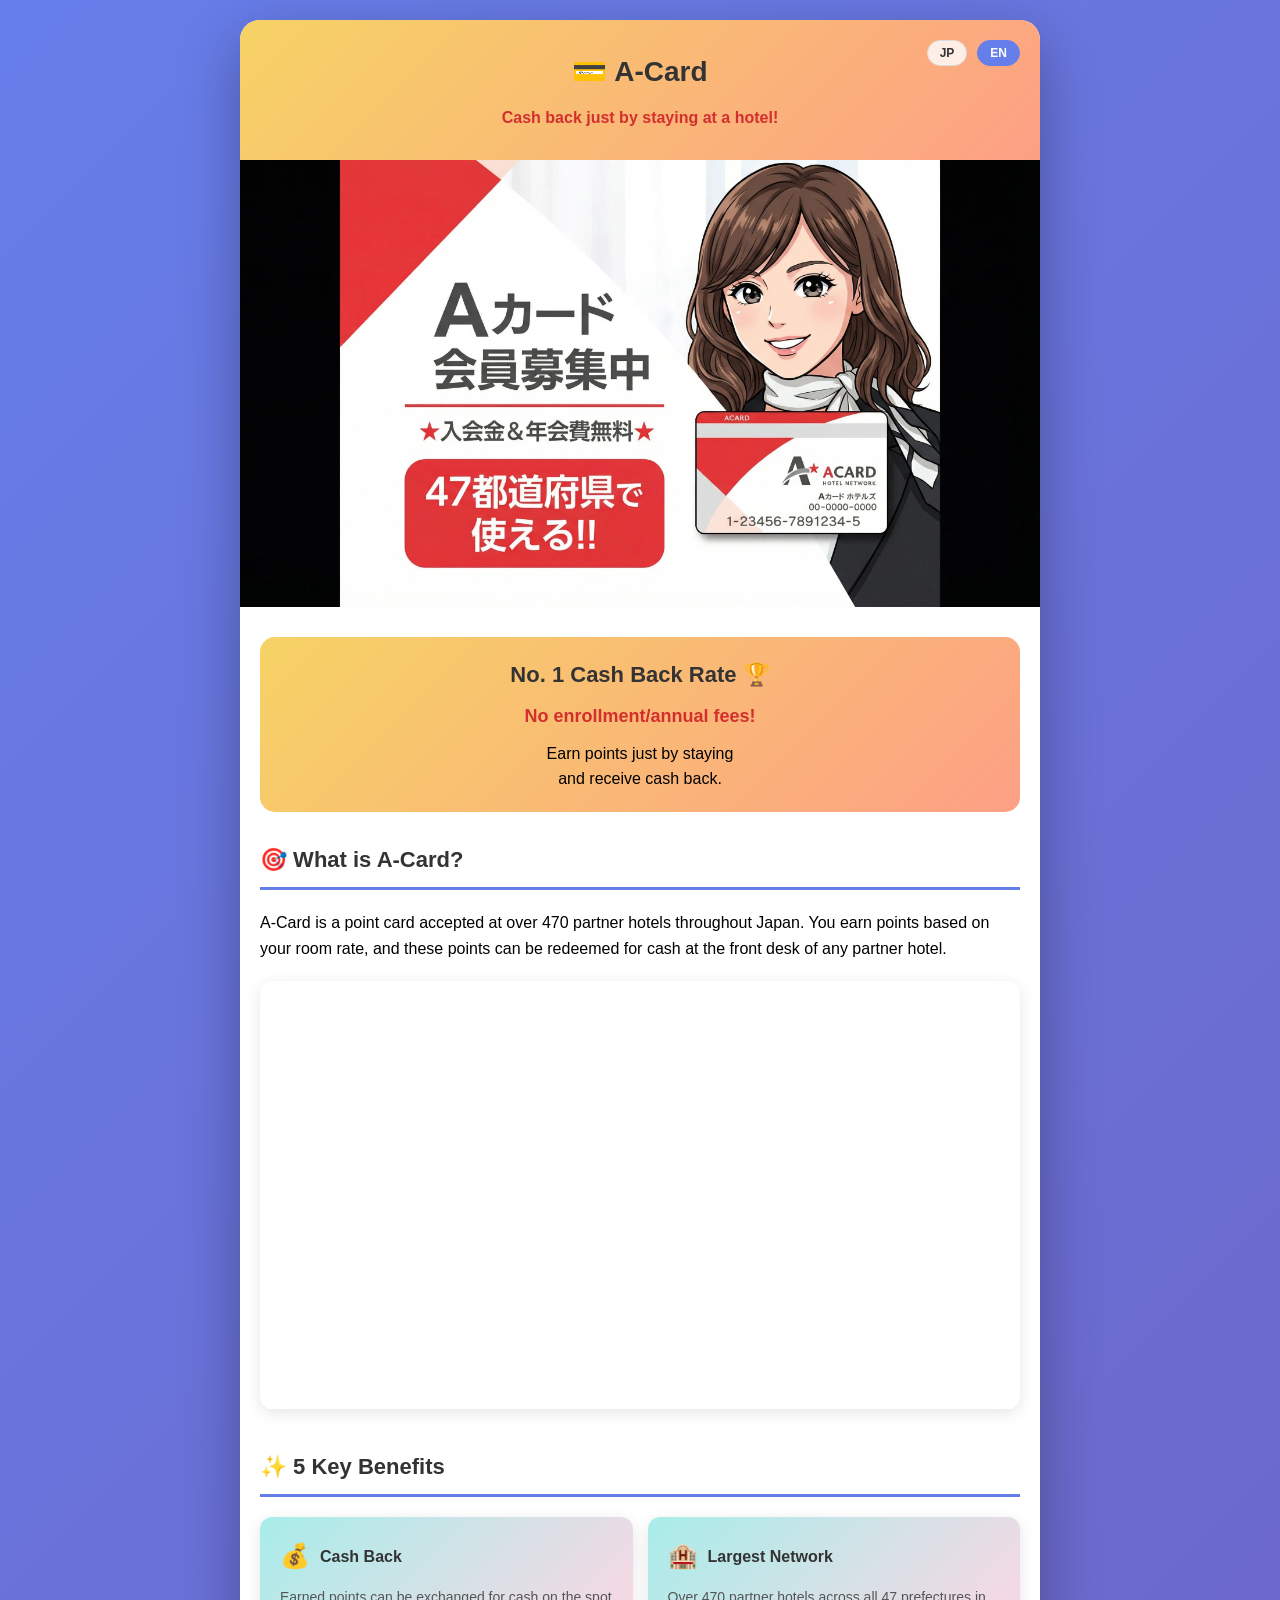
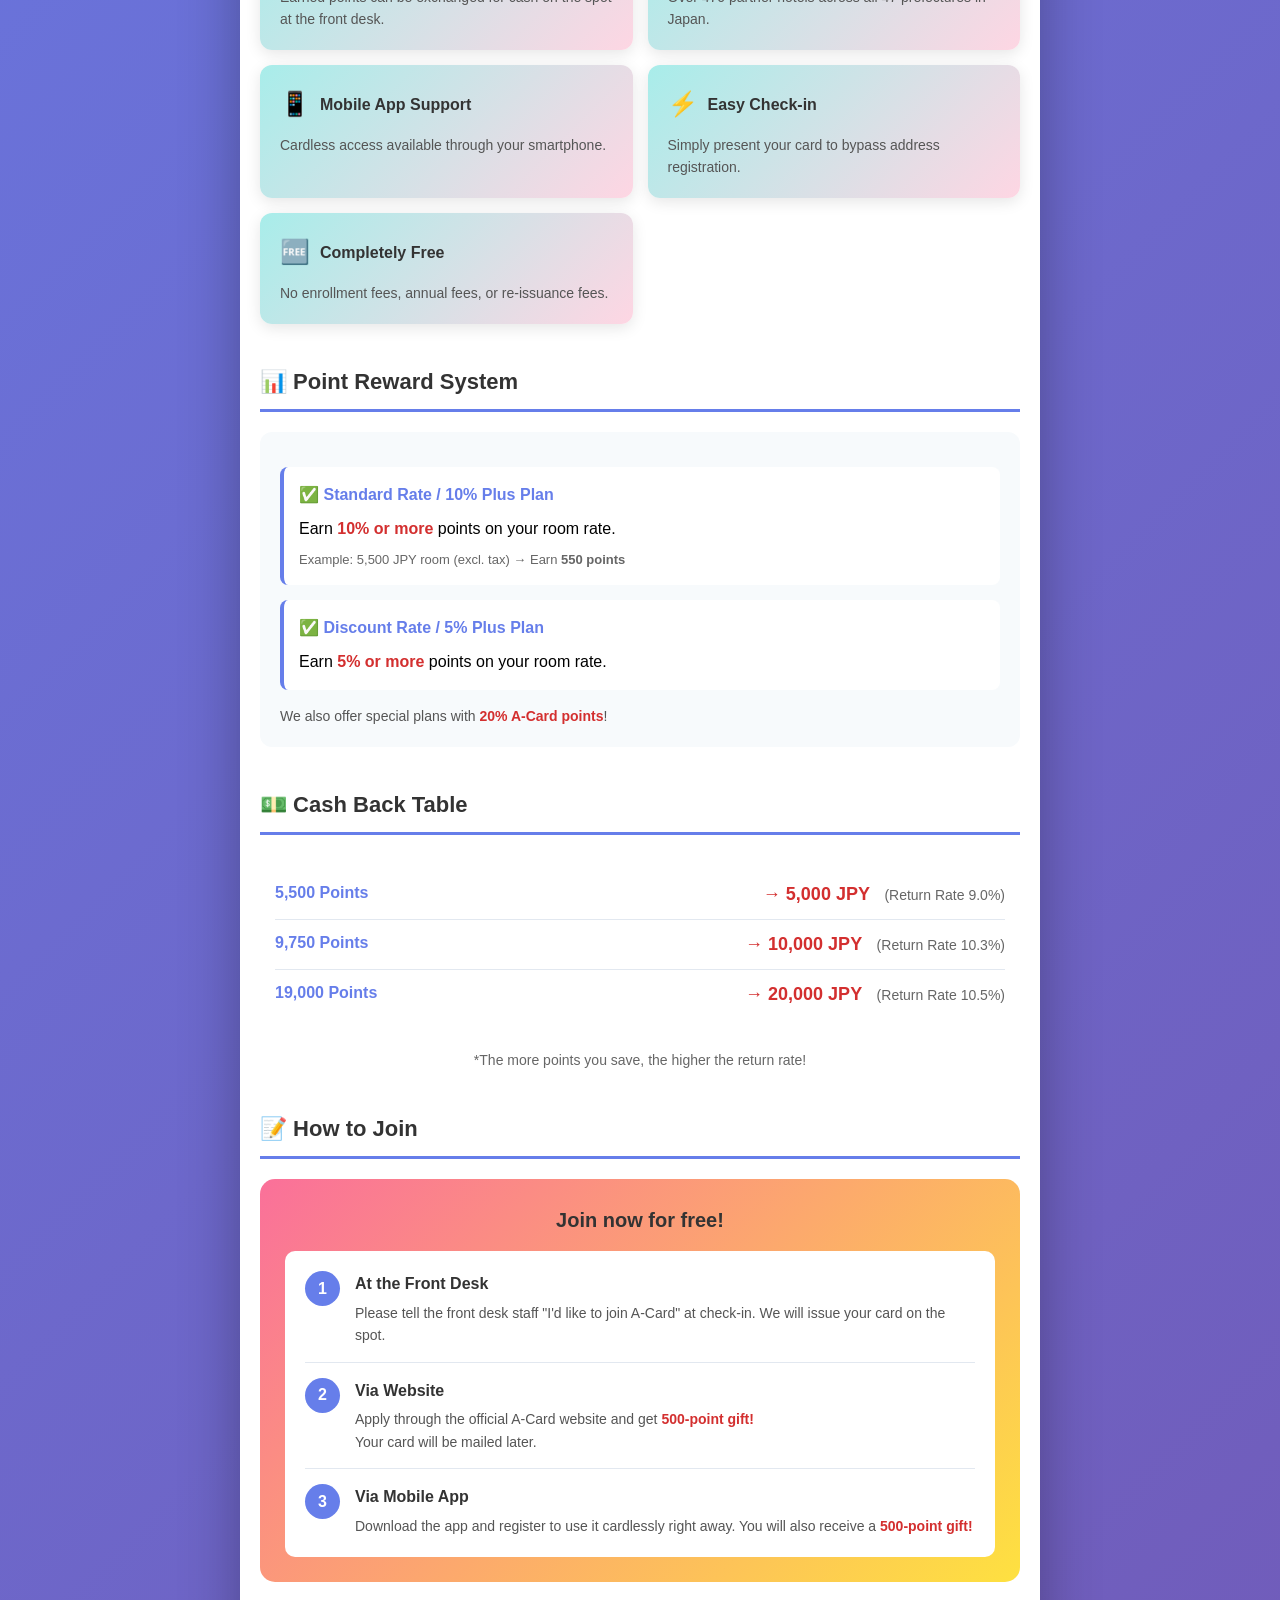
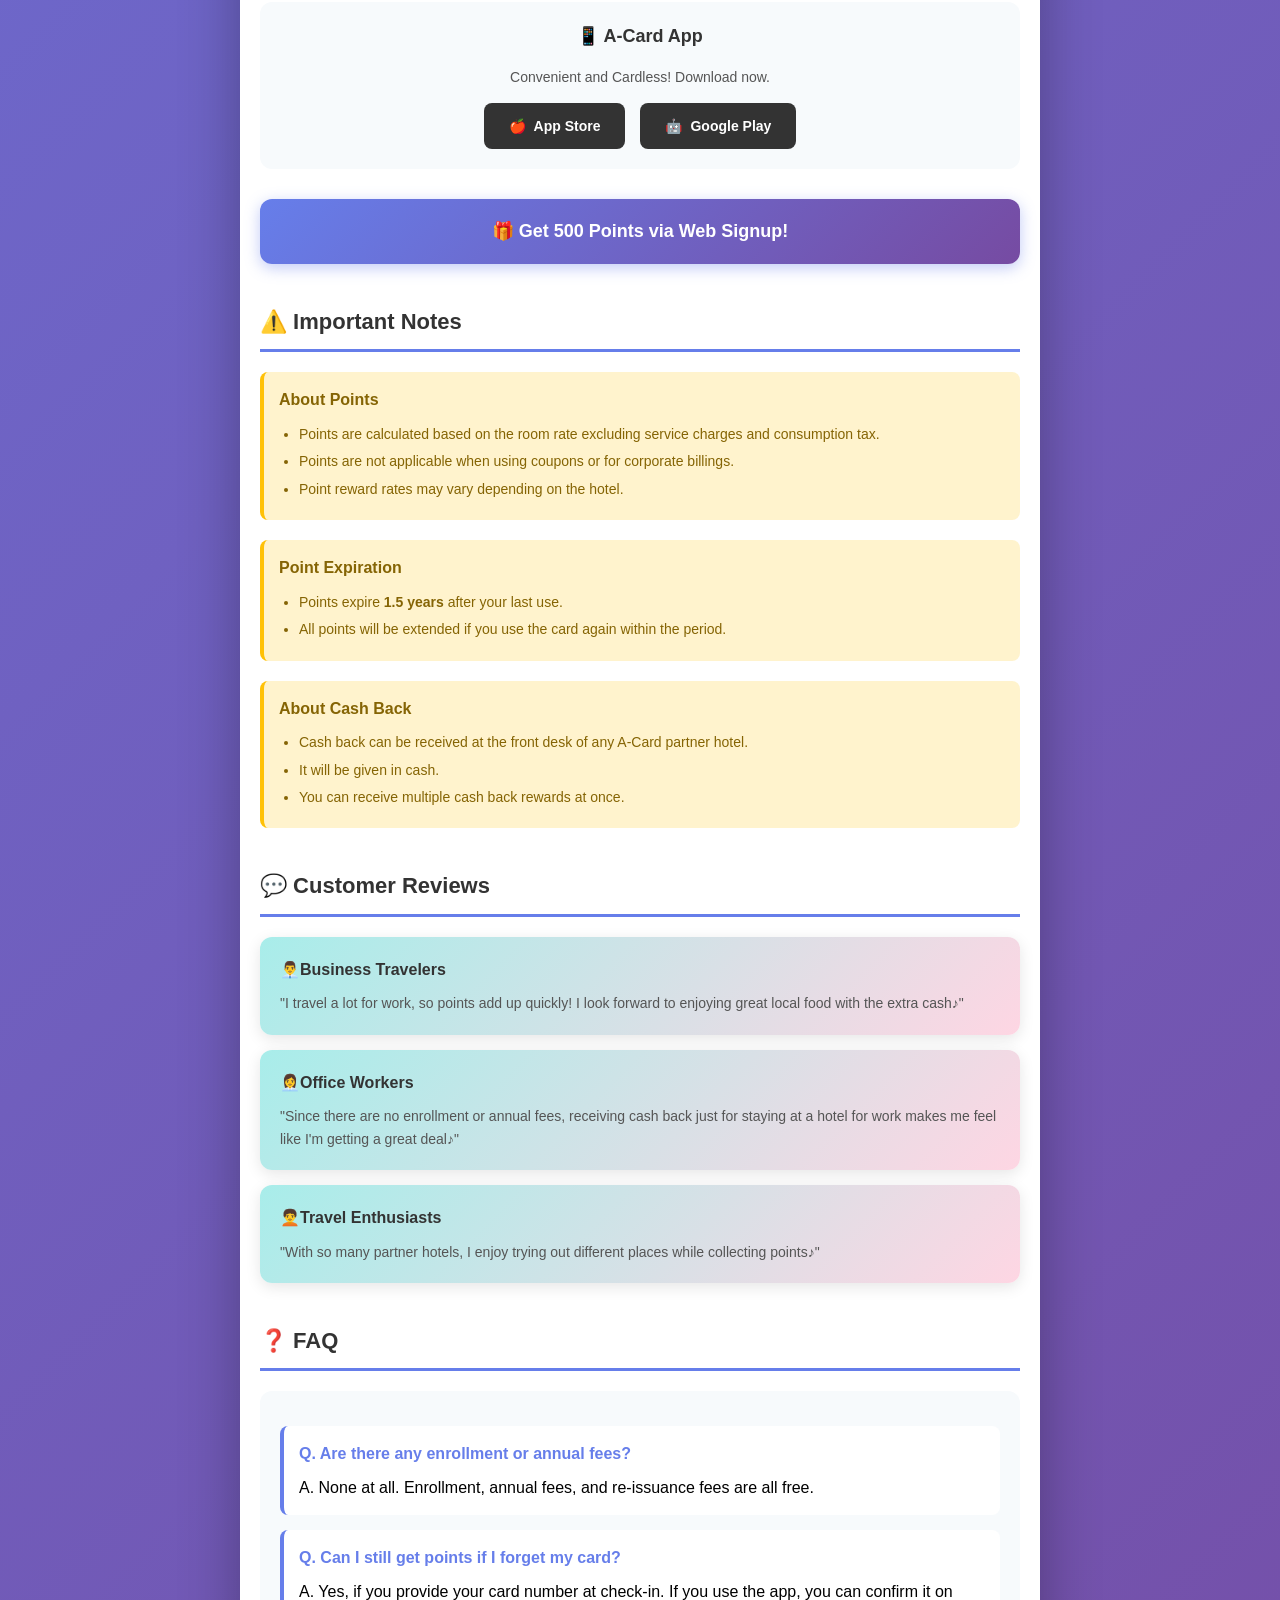
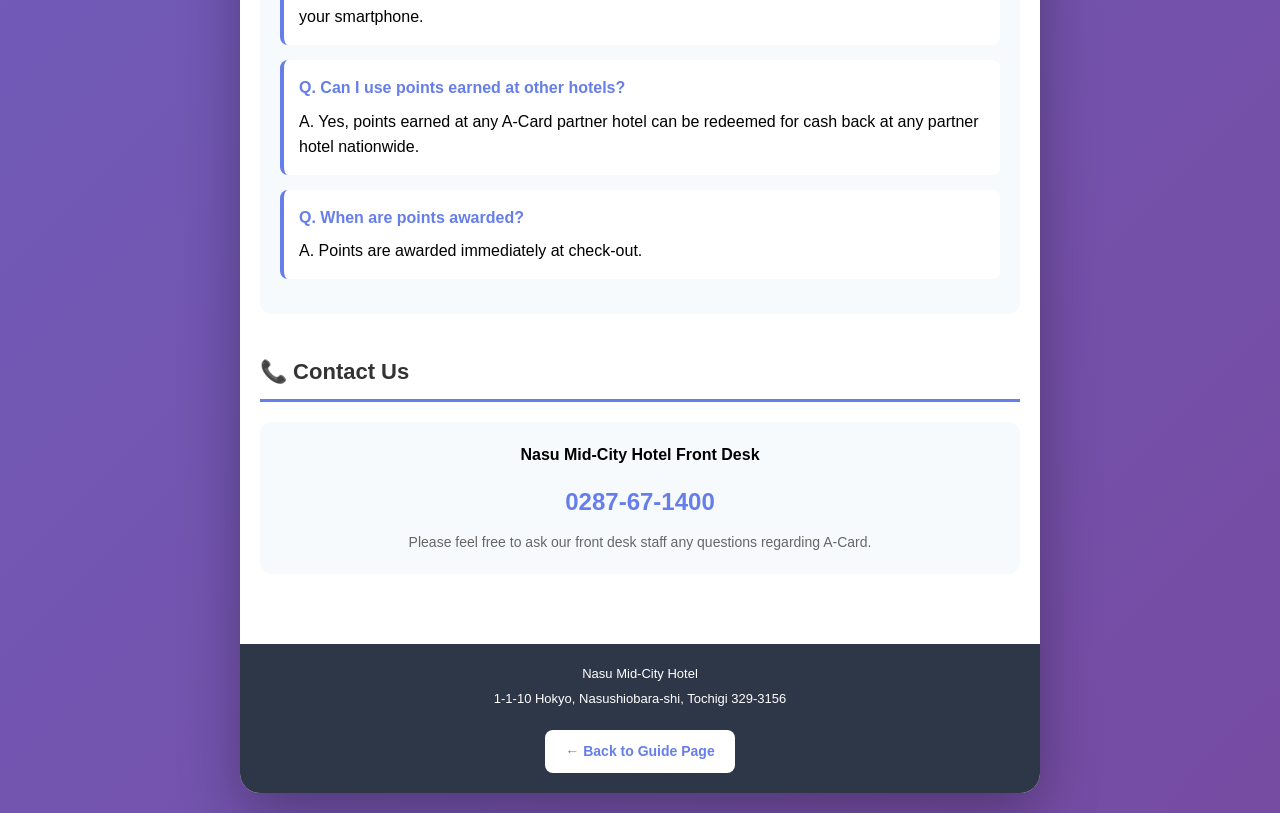
<file: cashback/index.html>
<!DOCTYPE html>
<html lang="ja">
<head>
    <meta charset="UTF-8">
    <meta name="viewport" content="width=device-width, initial-scale=1.0">
    <title>Aカード - 那須ミッドシティホテル</title>
    <style>
        * {
            margin: 0;
            padding: 0;
            box-sizing: border-box;
        }

        /* 言語切り替えの表示制御 */
        html[lang="ja"] .lang-en { display: none !important; }
        html[lang="en"] .lang-ja { display: none !important; }

        body {
            font-family: 'Yu Gothic', 'Meiryo', sans-serif;
            background: linear-gradient(135deg, #667eea 0%, #764ba2 100%);
            min-height: 100vh;
            padding: 20px;
            line-height: 1.6;
        }

        .container {
            max-width: 800px;
            margin: 0 auto;
            background: white;
            border-radius: 20px;
            box-shadow: 0 20px 60px rgba(0, 0, 0, 0.3);
            overflow: hidden;
        }

        .header {
            background: linear-gradient(135deg, #f6d365 0%, #fda085 100%);
            color: #333;
            padding: 30px 20px;
            text-align: center;
            position: relative;
        }

        /* 言語切り替えボタン */
        .lang-switcher {
            position: absolute;
            top: 20px;
            right: 20px;
            display: flex;
            gap: 10px;
        }

        .lang-btn {
            background: rgba(255, 255, 255, 0.8);
            border: 1px solid #ddd;
            padding: 5px 12px;
            border-radius: 20px;
            cursor: pointer;
            font-size: 12px;
            font-weight: 700;
            transition: all 0.3s ease;
            color: #333;
        }

        .lang-btn.active {
            background: #667eea;
            color: white;
            border-color: #667eea;
        }

        .lang-btn:hover:not(.active) {
            background: #fff;
        }

        .header h1 {
            font-size: 28px;
            margin-bottom: 10px;
            font-weight: 700;
        }

        .header .subtitle {
            font-size: 16px;
            font-weight: 600;
            color: #d32f2f;
        }

        .hero-image {
            width: 100%;
        }

        .hero-image img {
            width: 100%;
            height: auto;
            display: block;
        }

        .content {
            padding: 30px 20px;
        }

        .intro-box {
            background: linear-gradient(135deg, #f6d365 0%, #fda085 100%);
            padding: 20px;
            border-radius: 15px;
            margin-bottom: 30px;
            text-align: center;
        }

        .intro-box h2 {
            font-size: 22px;
            margin-bottom: 10px;
            color: #333;
        }

        .intro-box .highlight {
            font-size: 18px;
            font-weight: 700;
            color: #d32f2f;
            margin: 10px 0;
        }

        .section {
            margin-bottom: 40px;
        }

        .section-title {
            font-size: 22px;
            font-weight: 700;
            color: #333;
            margin-bottom: 20px;
            padding-bottom: 10px;
            border-bottom: 3px solid #667eea;
        }

        .merit-grid {
            display: grid;
            grid-template-columns: repeat(auto-fit, minmax(250px, 1fr));
            gap: 15px;
            margin-bottom: 20px;
        }

        .merit-card {
            background: linear-gradient(135deg, #a8edea 0%, #fed6e3 100%);
            padding: 20px;
            border-radius: 12px;
            box-shadow: 0 4px 15px rgba(0, 0, 0, 0.1);
        }

        .merit-card h3 {
            font-size: 16px;
            font-weight: 700;
            margin-bottom: 10px;
            color: #333;
            display: flex;
            align-items: center;
        }

        .merit-card .icon {
            font-size: 24px;
            margin-right: 10px;
        }

        .merit-card p {
            font-size: 14px;
            color: #555;
        }

        .point-system {
            background: #f7fafc;
            padding: 20px;
            border-radius: 12px;
            margin-bottom: 20px;
        }

        .point-example {
            background: white;
            padding: 15px;
            border-radius: 8px;
            margin: 15px 0;
            border-left: 4px solid #667eea;
        }

        .point-example .title {
            font-weight: 700;
            color: #667eea;
            margin-bottom: 8px;
        }

        .cashback-table {
            background: white;
            padding: 15px;
            border-radius: 8px;
            margin: 15px 0;
        }

        .cashback-row {
            display: flex;
            justify-content: space-between;
            padding: 10px 0;
            border-bottom: 1px solid #e2e8f0;
        }

        .cashback-row:last-child {
            border-bottom: none;
        }

        .cashback-row .points {
            font-weight: 700;
            color: #667eea;
        }

        .cashback-row .cash {
            font-weight: 700;
            color: #d32f2f;
            font-size: 18px;
        }

        .how-to-join {
            background: linear-gradient(135deg, #fa709a 0%, #fee140 100%);
            padding: 25px;
            border-radius: 15px;
            margin: 20px 0;
        }

        .how-to-join h3 {
            font-size: 20px;
            font-weight: 700;
            margin-bottom: 15px;
            color: #333;
            text-align: center;
        }

        .join-steps {
            background: white;
            padding: 20px;
            border-radius: 10px;
        }

        .join-step {
            display: flex;
            align-items: flex-start;
            margin-bottom: 15px;
            padding-bottom: 15px;
            border-bottom: 1px solid #e2e8f0;
        }

        .join-step:last-child {
            border-bottom: none;
            margin-bottom: 0;
            padding-bottom: 0;
        }

        .step-number {
            background: #667eea;
            color: white;
            width: 35px;
            height: 35px;
            border-radius: 50%;
            display: flex;
            align-items: center;
            justify-content: center;
            font-weight: 700;
            margin-right: 15px;
            flex-shrink: 0;
        }

        .step-content h4 {
            font-size: 16px;
            font-weight: 700;
            margin-bottom: 5px;
            color: #333;
        }

        .step-content p {
            font-size: 14px;
            color: #555;
        }

        .notice-box {
            background: #fff3cd;
            border-left: 4px solid #ffc107;
            padding: 15px;
            border-radius: 8px;
            margin: 20px 0;
        }

        .notice-box h4 {
            font-size: 16px;
            font-weight: 700;
            margin-bottom: 10px;
            color: #856404;
        }

        .notice-box ul {
            margin-left: 20px;
        }

        .notice-box li {
            font-size: 14px;
            color: #856404;
            margin-bottom: 5px;
        }

        .cta-button {
            display: block;
            background: linear-gradient(135deg, #667eea 0%, #764ba2 100%);
            color: white;
            text-align: center;
            padding: 18px;
            border-radius: 12px;
            text-decoration: none;
            font-size: 18px;
            font-weight: 700;
            margin: 30px 0;
            box-shadow: 0 4px 15px rgba(102, 126, 234, 0.4);
            transition: all 0.3s ease;
        }

        .cta-button:hover {
            transform: translateY(-3px);
            box-shadow: 0 8px 25px rgba(102, 126, 234, 0.6);
        }

        .app-download {
            background: #f7fafc;
            padding: 20px;
            border-radius: 12px;
            text-align: center;
            margin: 20px 0;
        }

        .app-download h3 {
            font-size: 18px;
            font-weight: 700;
            margin-bottom: 15px;
            color: #333;
        }

        .app-buttons {
            display: flex;
            justify-content: center;
            gap: 15px;
            flex-wrap: wrap;
        }

        .app-btn {
            background: #333;
            color: white;
            padding: 12px 25px;
            border-radius: 8px;
            text-decoration: none;
            font-size: 14px;
            font-weight: 600;
            display: flex;
            align-items: center;
            gap: 8px;
        }

        .footer {
            background: #2d3748;
            color: white;
            padding: 20px;
            text-align: center;
        }

        .footer p {
            font-size: 13px;
            margin-bottom: 5px;
        }

        .back-button {
            display: inline-block;
            background: white;
            color: #667eea;
            padding: 10px 20px;
            border-radius: 8px;
            text-decoration: none;
            font-size: 14px;
            font-weight: 600;
            margin-top: 15px;
        }

        @media (max-width: 480px) {
            .header h1 {
                font-size: 24px;
            }

            /* hero image is responsive by default */

            .merit-grid {
                grid-template-columns: 1fr;
            }

            .app-buttons {
                flex-direction: column;
            }
        }

        .video-container {
            position: relative;
            padding-bottom: 56.25%; /* 16:9 Aspect Ratio */
            height: 0;
            overflow: hidden;
            border-radius: 12px;
            box-shadow: 0 4px 15px rgba(0, 0, 0, 0.1);
            margin-bottom: 30px;
        }

        .video-container iframe {
            position: absolute;
            top: 0;
            left: 0;
            width: 100%;
            height: 100%;
            border: 0;
        }
    </style>
</head>
<body>
    <div class="container">
        <div class="header">
            <div class="lang-switcher">
                <button class="lang-btn" id="btn-ja" onclick="setLanguage('ja')">JP</button>
                <button class="lang-btn" id="btn-en" onclick="setLanguage('en')">EN</button>
            </div>
            <h1>
                <span class="lang-ja">💳 Aカード</span>
                <span class="lang-en">💳 A-Card</span>
            </h1>
            <p class="subtitle">
                <span class="lang-ja">ホテルに泊まるだけで現金キャッシュバック！</span>
                <span class="lang-en">Cash back just by staying at a hotel!</span>
            </p>
        </div>

        <div class="hero-image">
            <img src="acard.webp" alt="Aカード会員募集中">
        </div>

        <div class="content">
            <!-- イントロダクション -->
            <div class="intro-box">
                <h2>
                    <span class="lang-ja">キャッシュバック率 No.1 🏆</span>
                    <span class="lang-en">No. 1 Cash Back Rate 🏆</span>
                </h2>
                <p class="highlight">
                    <span class="lang-ja">入会費・年会費 完全無料！</span>
                    <span class="lang-en">No enrollment/annual fees!</span>
                </p>
                <p>
                    <span class="lang-ja">宿泊するだけでポイントが貯まり、<br>現金でキャッシュバックが受けられます</span>
                    <span class="lang-en">Earn points just by staying<br>and receive cash back.</span>
                </p>
            </div>


            <!-- Aカードとは -->
            <div class="section">
                <h2 class="section-title">
                    <span class="lang-ja">🎯 Aカードとは</span>
                    <span class="lang-en">🎯 What is A-Card?</span>
                </h2>
                <p style="margin-bottom: 20px;">
                    <span class="lang-ja">Aカードは、全国470以上の加盟ホテルで利用できるポイントカードです。宿泊料金に応じてポイントが貯まり、貯まったポイントは加盟ホテルのフロントで現金としてキャッシュバックを受けられます。</span>
                    <span class="lang-en">A-Card is a point card accepted at over 470 partner hotels throughout Japan. You earn points based on your room rate, and these points can be redeemed for cash at the front desk of any partner hotel.</span>
                </p>
                
                <div class="video-container">
                    <iframe 
                        src="https://www.youtube.com/embed/Hr0b2dyTIts?start=22" 
                        title="A-Card Presentation" 
                        allow="accelerometer; autoplay; clipboard-write; encrypted-media; gyroscope; picture-in-picture; web-share" 
                        allowfullscreen>
                    </iframe>
                </div>
            </div>

            <!-- 5つのメリット -->
            <div class="section">
                <h2 class="section-title">
                    <span class="lang-ja">✨ 5つのメリット</span>
                    <span class="lang-en">✨ 5 Key Benefits</span>
                </h2>
                <div class="merit-grid">
                    <div class="merit-card">
                        <h3><span class="icon">💰</span>
                            <span class="lang-ja">現金キャッシュバック</span>
                            <span class="lang-en">Cash Back</span>
                        </h3>
                        <p>
                            <span class="lang-ja">貯まったポイントはフロントでその場で現金に交換できます</span>
                            <span class="lang-en">Earned points can be exchanged for cash on the spot at the front desk.</span>
                        </p>
                    </div>
                    <div class="merit-card">
                        <h3><span class="icon">🏨</span>
                            <span class="lang-ja">加盟ホテル数No.1</span>
                            <span class="lang-en">Largest Network</span>
                        </h3>
                        <p>
                            <span class="lang-ja">全国47都道府県に470以上の加盟ホテル</span>
                            <span class="lang-en">Over 470 partner hotels across all 47 prefectures in Japan.</span>
                        </p>
                    </div>
                    <div class="merit-card">
                        <h3><span class="icon">📱</span>
                            <span class="lang-ja">アプリ対応</span>
                            <span class="lang-en">Mobile App Support</span>
                        </h3>
                        <p>
                            <span class="lang-ja">カードレスでスマートフォンからも利用可能</span>
                            <span class="lang-en">Cardless access available through your smartphone.</span>
                        </p>
                    </div>
                    <div class="merit-card">
                        <h3><span class="icon">⚡</span>
                            <span class="lang-ja">らくらくチェックイン</span>
                            <span class="lang-en">Easy Check-in</span>
                        </h3>
                        <p>
                            <span class="lang-ja">カード提示で住所記入が不要になります</span>
                            <span class="lang-en">Simply present your card to bypass address registration.</span>
                        </p>
                    </div>
                    <div class="merit-card">
                        <h3><span class="icon">🆓</span>
                            <span class="lang-ja">完全無料</span>
                            <span class="lang-en">Completely Free</span>
                        </h3>
                        <p>
                            <span class="lang-ja">入会費・年会費・再発行手数料すべて無料</span>
                            <span class="lang-en">No enrollment fees, annual fees, or re-issuance fees.</span>
                        </p>
                    </div>
                </div>
            </div>

            <!-- ポイントシステム -->
            <div class="section">
                <h2 class="section-title">
                    <span class="lang-ja">📊 ポイント付与システム</span>
                    <span class="lang-en">📊 Point Reward System</span>
                </h2>
                <div class="point-system">
                    <div class="point-example">
                        <div class="title">✅ 
                            <span class="lang-ja">正規料金・10％以上付与プラン</span>
                            <span class="lang-en">Standard Rate / 10% Plus Plan</span>
                        </div>
                        <p>
                            <span class="lang-ja">宿泊料金の<strong style="color: #d32f2f;">10％以上</strong>のポイントを付与</span>
                            <span class="lang-en">Earn <strong style="color: #d32f2f;">10% or more</strong> points on your room rate.</span>
                        </p>
                        <p style="margin-top: 8px; font-size: 13px; color: #666;">
                            <span class="lang-ja">例：5,500円（税抜）の部屋に1泊 → <strong>550ポイント</strong>獲得</span>
                            <span class="lang-en">Example: 5,500 JPY room (excl. tax) → Earn <strong>550 points</strong></span>
                        </p>
                    </div>
                    <div class="point-example">
                        <div class="title">✅ 
                            <span class="lang-ja">割引料金・5％以上付与プラン</span>
                            <span class="lang-en">Discount Rate / 5% Plus Plan</span>
                        </div>
                        <p>
                            <span class="lang-ja">宿泊料金の<strong style="color: #d32f2f;">5％以上</strong>のポイントを付与</span>
                            <span class="lang-en">Earn <strong style="color: #d32f2f;">5% or more</strong> points on your room rate.</span>
                        </p>
                    </div>
                    
                    <p style="font-size: 14px; color: #555; margin-top: 15px;">
                        <span class="lang-ja">当ホテルでは特別に<strong style="color: #d32f2f;">Aカードポイント20％</strong>プランもご用意しております！</span>
                        <span class="lang-en">We also offer special plans with <strong style="color: #d32f2f;">20% A-Card points</strong>!</span>
                    </p>
                </div>
            </div>

            <!-- キャッシュバック率 -->
            <div class="section">
                <h2 class="section-title">
                    <span class="lang-ja">💵 キャッシュバック還元表</span>
                    <span class="lang-en">💵 Cash Back Table</span>
                </h2>
                <div class="cashback-table">
                    <div class="cashback-row">
                        <div>
                            <span class="points">5,500 <span class="lang-ja">ポイント</span><span class="lang-en">Points</span></span>
                        </div>
                        <div>
                            <span class="cash">→ 5,000 <span class="lang-ja">円</span><span class="lang-en">JPY</span></span>
                            <span style="color: #666; font-size: 14px; margin-left: 10px;">(<span class="lang-ja">還元率</span><span class="lang-en">Return Rate</span> 9.0%)</span>
                        </div>
                    </div>
                    <div class="cashback-row">
                        <div>
                            <span class="points">9,750 <span class="lang-ja">ポイント</span><span class="lang-en">Points</span></span>
                        </div>
                        <div>
                            <span class="cash">→ 10,000 <span class="lang-ja">円</span><span class="lang-en">JPY</span></span>
                            <span style="color: #666; font-size: 14px; margin-left: 10px;">(<span class="lang-ja">還元率</span><span class="lang-en">Return Rate</span> 10.3%)</span>
                        </div>
                    </div>
                    <div class="cashback-row">
                        <div>
                            <span class="points">19,000 <span class="lang-ja">ポイント</span><span class="lang-en">Points</span></span>
                        </div>
                        <div>
                            <span class="cash">→ 20,000 <span class="lang-ja">円</span><span class="lang-en">JPY</span></span>
                            <span style="color: #666; font-size: 14px; margin-left: 10px;">(<span class="lang-ja">還元率</span><span class="lang-en">Return Rate</span> 10.5%)</span>
                        </div>
                    </div>
                </div>
                <p style="text-align: center; color: #666; font-size: 14px; margin-top: 15px;">
                    <span class="lang-ja">※ポイントを多く貯めるほど還元率がアップします！</span>
                    <span class="lang-en">*The more points you save, the higher the return rate!</span>
                </p>
            </div>

            <!-- 入会方法 -->
            <div class="section">
                <h2 class="section-title">
                    <span class="lang-ja">📝 入会方法</span>
                    <span class="lang-en">📝 How to Join</span>
                </h2>
                <div class="how-to-join">
                    <h3>
                        <span class="lang-ja">今すぐ無料で入会できます！</span>
                        <span class="lang-en">Join now for free!</span>
                    </h3>
                    <div class="join-steps">
                        <div class="join-step">
                            <div class="step-number">1</div>
                            <div class="step-content">
                                <h4>
                                    <span class="lang-ja">ホテルフロントで申し込み</span>
                                    <span class="lang-en">At the Front Desk</span>
                                </h4>
                                <p>
                                    <span class="lang-ja">チェックイン時にフロントスタッフに「Aカードに入会したい」とお伝えください。その場でカードを発行いたします。</span>
                                    <span class="lang-en">Please tell the front desk staff "I'd like to join A-Card" at check-in. We will issue your card on the spot.</span>
                                </p>
                            </div>
                        </div>
                        <div class="join-step">
                            <div class="step-number">2</div>
                            <div class="step-content">
                                <h4>
                                    <span class="lang-ja">WEBから申し込み</span>
                                    <span class="lang-en">Via Website</span>
                                </h4>
                                <p>
                                    <span class="lang-ja">Aカード公式サイトから申し込むと、<strong style="color: #d32f2f;">500ポイントプレゼント！</strong><br>カードは後日郵送されます。</span>
                                    <span class="lang-en">Apply through the official A-Card website and get <strong style="color: #d32f2f;">500-point gift!</strong><br>Your card will be mailed later.</span>
                                </p>
                            </div>
                        </div>
                        <div class="join-step">
                            <div class="step-number">3</div>
                            <div class="step-content">
                                <h4>
                                    <span class="lang-ja">アプリから申し込み</span>
                                    <span class="lang-en">Via Mobile App</span>
                                </h4>
                                <p>
                                    <span class="lang-ja">スマートフォンアプリをダウンロードして登録すれば、カードレスですぐにご利用いただけます。こちらも<strong style="color: #d32f2f;">500ポイントプレゼント！</strong></span>
                                    <span class="lang-en">Download the app and register to use it cardlessly right away. You will also receive a <strong style="color: #d32f2f;">500-point gift!</strong></span>
                                </p>
                            </div>
                        </div>
                    </div>
                </div>

                <!-- アプリダウンロード -->
                <div class="app-download">
                    <h3>
                        <span class="lang-ja">📱 Aカードアプリ</span>
                        <span class="lang-en">📱 A-Card App</span>
                    </h3>
                    <p style="margin-bottom: 15px; font-size: 14px; color: #555;">
                        <span class="lang-ja">カードレスで便利！今すぐダウンロード</span>
                        <span class="lang-en">Convenient and Cardless! Download now.</span>
                    </p>
                    <div class="app-buttons">
                        <a href="https://apps.apple.com/jp/app/a%E3%82%AB%E3%83%BC%E3%83%89/id1234567890" class="app-btn" target="_blank">
                            <span>🍎</span> App Store
                        </a>
                        <a href="https://play.google.com/store/apps/details?id=jp.acard.acard" class="app-btn" target="_blank">
                            <span>🤖</span> Google Play
                        </a>
                    </div>
                </div>

                <!-- WEB入会ボタン -->
                <a href="https://www.acard.jp/app/cardrequired" class="cta-button" target="_blank">
                    <span class="lang-ja">🎁 WEB入会で500ポイントGET！</span>
                    <span class="lang-en">🎁 Get 500 Points via Web Signup!</span>
                </a>
            </div>

            <!-- 注意事項 -->
            <div class="section">
                <h2 class="section-title">
                    <span class="lang-ja">⚠️ 注意事項</span>
                    <span class="lang-en">⚠️ Important Notes</span>
                </h2>
                <div class="notice-box">
                    <h4>
                        <span class="lang-ja">ポイント付与について</span>
                        <span class="lang-en">About Points</span>
                    </h4>
                    <ul>
                        <li><span class="lang-ja">ポイント加算の対象額は、サービス料・消費税を除いた室料が基本となります</span><span class="lang-en">Points are calculated based on the room rate excluding service charges and consumption tax.</span></li>
                        <li><span class="lang-ja">クーポン利用時、法人清算の場合はポイント対象外となります</span><span class="lang-en">Points are not applicable when using coupons or for corporate billings.</span></li>
                        <li><span class="lang-ja">ポイント付加率はホテルによって異なる場合がございます</span><span class="lang-en">Point reward rates may vary depending on the hotel.</span></li>
                    </ul>
                </div>

                <div class="notice-box">
                    <h4>
                        <span class="lang-ja">ポイント有効期限</span>
                        <span class="lang-en">Point Expiration</span>
                    </h4>
                    <ul>
                        <li><span class="lang-ja">ポイント有効期限は最終ご利用日から<strong>1年半</strong>です</span><span class="lang-en">Points expire <strong>1.5 years</strong> after your last use.</span></li>
                        <li><span class="lang-ja">期限内に再度ご利用いただくと、全ポイントの有効期限が延長されます</span><span class="lang-en">All points will be extended if you use the card again within the period.</span></li>
                    </ul>
                </div>

                <div class="notice-box">
                    <h4>
                        <span class="lang-ja">キャッシュバックについて</span>
                        <span class="lang-en">About Cash Back</span>
                    </h4>
                    <ul>
                        <li><span class="lang-ja">キャッシュバックは全国のAカード加盟ホテルのフロントで受け取れます</span><span class="lang-en">Cash back can be received at the front desk of any A-Card partner hotel.</span></li>
                        <li><span class="lang-ja">現金でのお渡しとなります</span><span class="lang-en">It will be given in cash.</span></li>
                        <li><span class="lang-ja">一度に複数回分のキャッシュバックをまとめて受け取ることも可能です</span><span class="lang-en">You can receive multiple cash back rewards at once.</span></li>
                    </ul>
                </div>
            </div>

            <!-- お客様の声 -->
            <div class="section">
                <h2 class="section-title">
                    <span class="lang-ja">💬 お客様の声</span>
                    <span class="lang-en">💬 Customer Reviews</span>
                </h2>
                <div class="merit-card" style="margin-bottom: 15px;">
                    <h3>👨‍💼 
                        <span class="lang-ja">ビジネス出張の方</span>
                        <span class="lang-en">Business Travelers</span>
                    </h3>
                    <p>
                        <span class="lang-ja">「仕事で出張が多いので、すぐにポイントが貯まります！出張先で美味しいご飯を食べるのが楽しみです♪」</span>
                        <span class="lang-en">"I travel a lot for work, so points add up quickly! I look forward to enjoying great local food with the extra cash♪"</span>
                    </p>
                </div>
                <div class="merit-card" style="margin-bottom: 15px;">
                    <h3>👩‍💼 
                        <span class="lang-ja">会社員の方</span>
                        <span class="lang-en">Office Workers</span>
                    </h3>
                    <p>
                        <span class="lang-ja">「入会費も年会費もかからないので、仕事でホテルに泊まっているだけでキャッシュバックを受け取るのはとても得した気分になります♪」</span>
                        <span class="lang-en">"Since there are no enrollment or annual fees, receiving cash back just for staying at a hotel for work makes me feel like I'm getting a great deal♪"</span>
                    </p>
                </div>
                <div class="merit-card">
                    <h3>🧑‍🦱 
                        <span class="lang-ja">旅行好きの方</span>
                        <span class="lang-en">Travel Enthusiasts</span>
                    </h3>
                    <p>
                        <span class="lang-ja">「提携ホテルがたくさんあるので、いろいろなホテルを試し楽しみながらポイントをゲットしています♪」</span>
                        <span class="lang-en">"With so many partner hotels, I enjoy trying out different places while collecting points♪"</span>
                    </p>
                </div>
            </div>

            <!-- よくある質問 -->
            <div class="section">
                <h2 class="section-title">
                    <span class="lang-ja">❓ よくある質問</span>
                    <span class="lang-en">❓ FAQ</span>
                </h2>
                <div class="point-system">
                    <div class="point-example">
                        <div class="title">Q. <span class="lang-ja">入会費や年会費はかかりますか？</span><span class="lang-en">Are there any enrollment or annual fees?</span></div>
                        <p>A. <span class="lang-ja">一切かかりません。入会費・年会費・再発行手数料すべて無料です。</span><span class="lang-en">None at all. Enrollment, annual fees, and re-issuance fees are all free.</span></p>
                    </div>
                    <div class="point-example">
                        <div class="title">Q. <span class="lang-ja">カードを忘れてもポイントは貯まりますか？</span><span class="lang-en">Can I still get points if I forget my card?</span></div>
                        <p>A. <span class="lang-ja">チェックイン時にフロントでカード番号をお伝えいただければポイントを付与できます。アプリをご利用の場合はスマートフォンで確認できます。</span><span class="lang-en">Yes, if you provide your card number at check-in. If you use the app, you can confirm it on your smartphone.</span></p>
                    </div>
                    <div class="point-example">
                        <div class="title">Q. <span class="lang-ja">他のホテルで貯めたポイントも使えますか？</span><span class="lang-en">Can I use points earned at other hotels?</span></div>
                        <p>A. <span class="lang-ja">はい、全国のAカード加盟ホテルで貯めたポイントは、すべてのAカード加盟ホテルでキャッシュバックできます。</span><span class="lang-en">Yes, points earned at any A-Card partner hotel can be redeemed for cash back at any partner hotel nationwide.</span></p>
                    </div>
                    <div class="point-example">
                        <div class="title">Q. <span class="lang-ja">ポイントはいつ付与されますか？</span><span class="lang-en">When are points awarded?</span></div>
                        <p>A. <span class="lang-ja">チェックアウト時に即座に付与されます。</span><span class="lang-en">Points are awarded immediately at check-out.</span></p>
                    </div>
                </div>
            </div>

            <!-- お問い合わせ -->
            <div class="section">
                <h2 class="section-title">
                    <span class="lang-ja">📞 お問い合わせ</span>
                    <span class="lang-en">📞 Contact Us</span>
                </h2>
                <div class="point-system">
                    <p style="text-align: center; margin-bottom: 15px;">
                        <strong>
                            <span class="lang-ja">那須ミッドシティホテル フロント</span>
                            <span class="lang-en">Nasu Mid-City Hotel Front Desk</span>
                        </strong>
                    </p>
                    <p style="text-align: center; font-size: 24px; font-weight: 700; color: #667eea; margin-bottom: 10px;">
                        0287-67-1400
                    </p>
                    <p style="text-align: center; font-size: 14px; color: #666;">
                        <span class="lang-ja">Aカードに関するご質問はお気軽にフロントスタッフまでお声がけください</span>
                        <span class="lang-en">Please feel free to ask our front desk staff any questions regarding A-Card.</span>
                    </p>
                </div>
            </div>
        </div>

        <div class="footer">
            <p>
                <span class="lang-ja">那須ミッドシティホテル</span>
                <span class="lang-en">Nasu Mid-City Hotel</span>
            </p>
            <p>
                <span class="lang-ja">〒329-3156 栃木県那須塩原市方京1-1-10</span>
                <span class="lang-en">1-1-10 Hokyo, Nasushiobara-shi, Tochigi 329-3156</span>
            </p>
            <a href="https://clever-sunflower-d62c93.netlify.app/" class="back-button">
                <span class="lang-ja">← 案内ページに戻る</span>
                <span class="lang-en">← Back to Guide Page</span>
            </a>
        </div>
    </div>

    <script>
        function setLanguage(lang) {
            document.documentElement.lang = lang;
            localStorage.setItem('preferredLanguage', lang);
            
            // ボタンのスタイル更新
            document.querySelectorAll('.lang-btn').forEach(btn => btn.classList.remove('active'));
            if (lang === 'ja') {
                document.getElementById('btn-ja').classList.add('active');
            } else {
                document.getElementById('btn-en').classList.add('active');
            }
        }

        // 初期設定
        document.addEventListener('DOMContentLoaded', () => {
            const savedLang = localStorage.getItem('preferredLanguage');
            const browserLang = navigator.language.split('-')[0];
            const initialLang = savedLang || (browserLang === 'ja' ? 'ja' : 'en');
            
            setLanguage(initialLang);
        });
    </script>
</body>
</html>
</file>
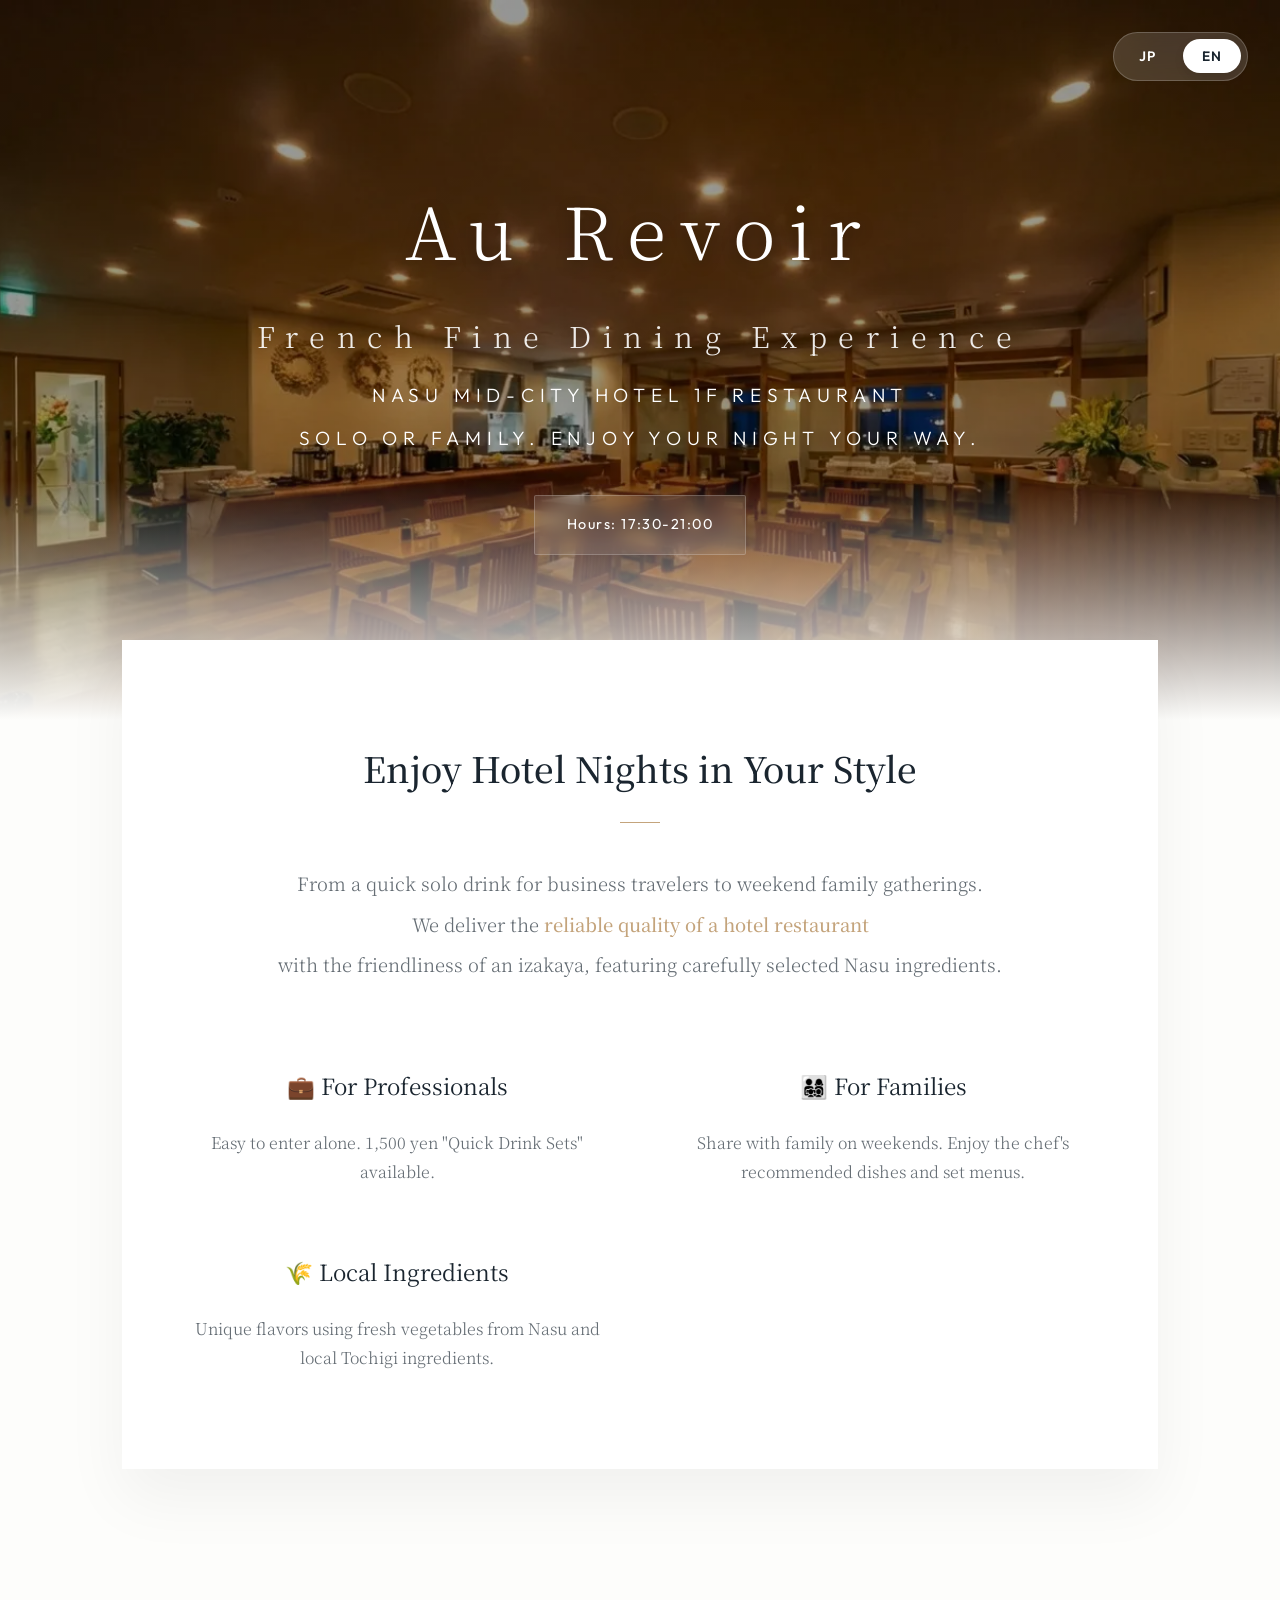
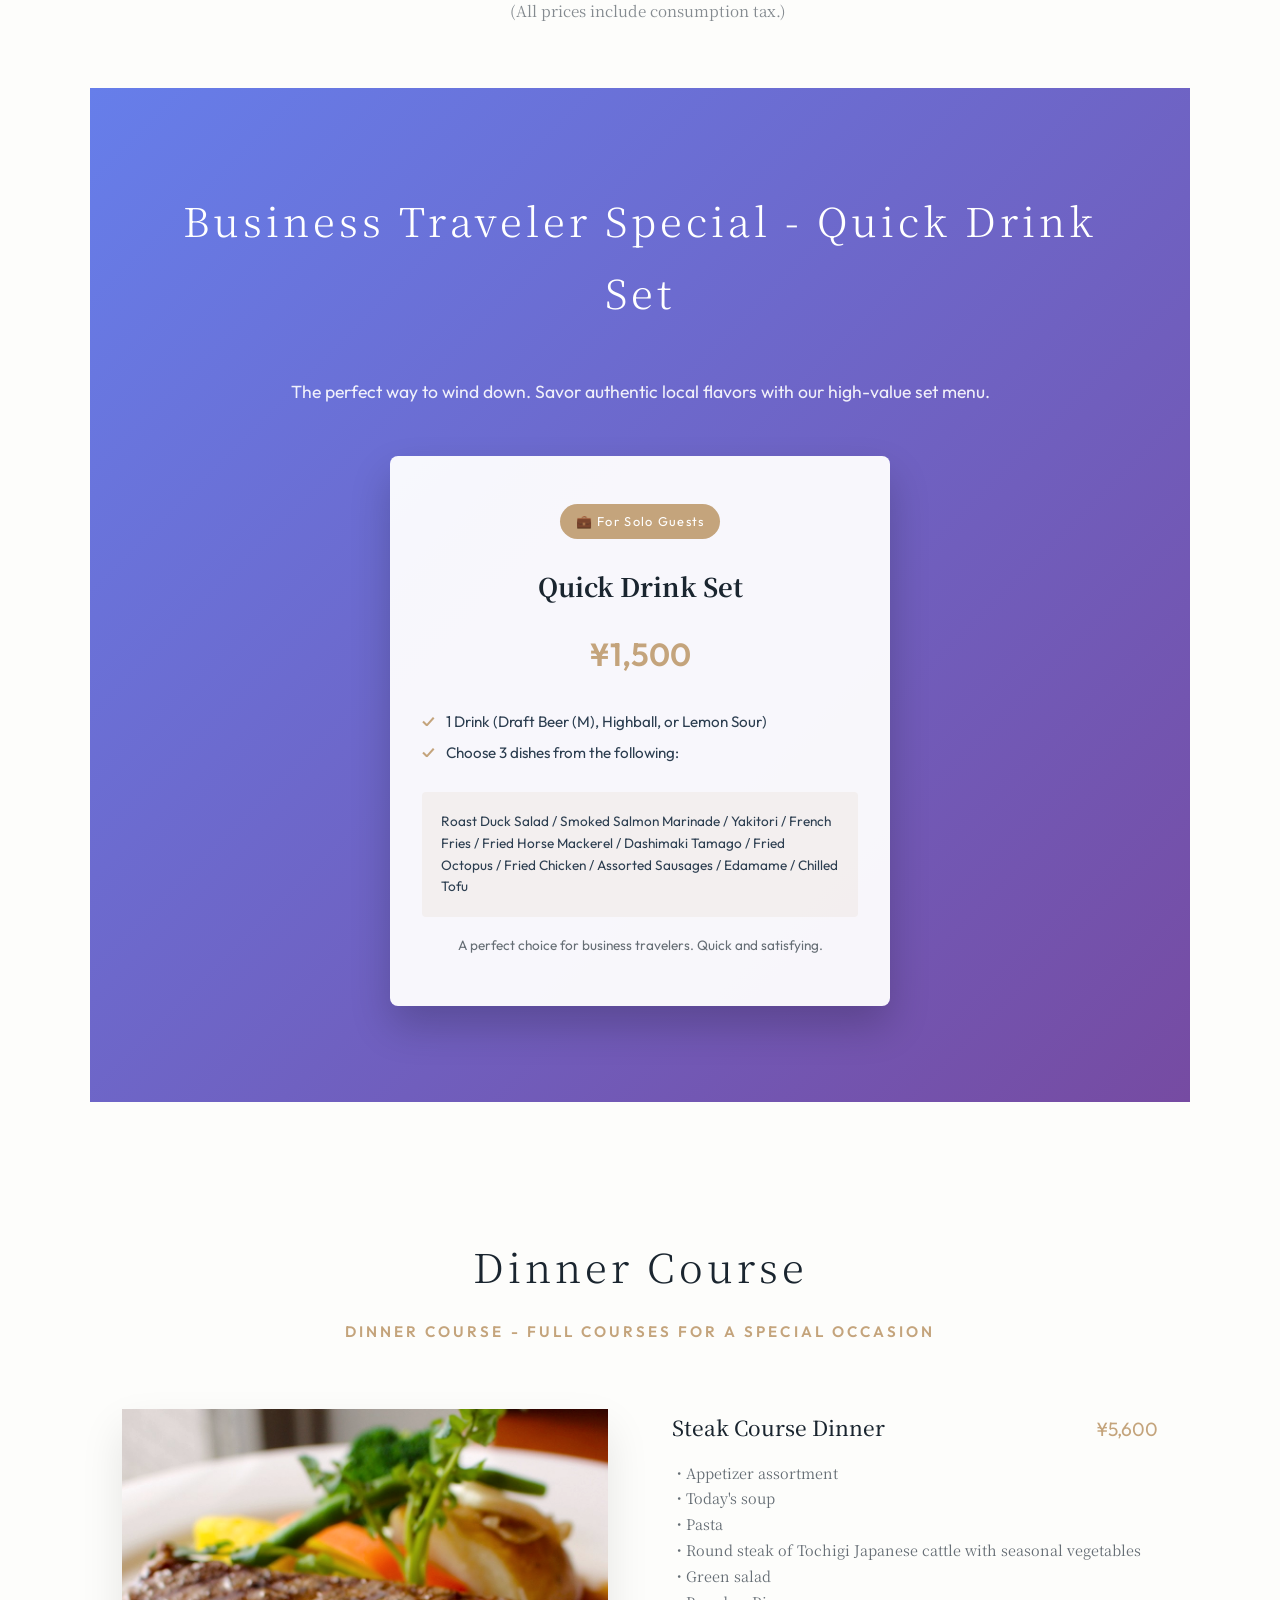
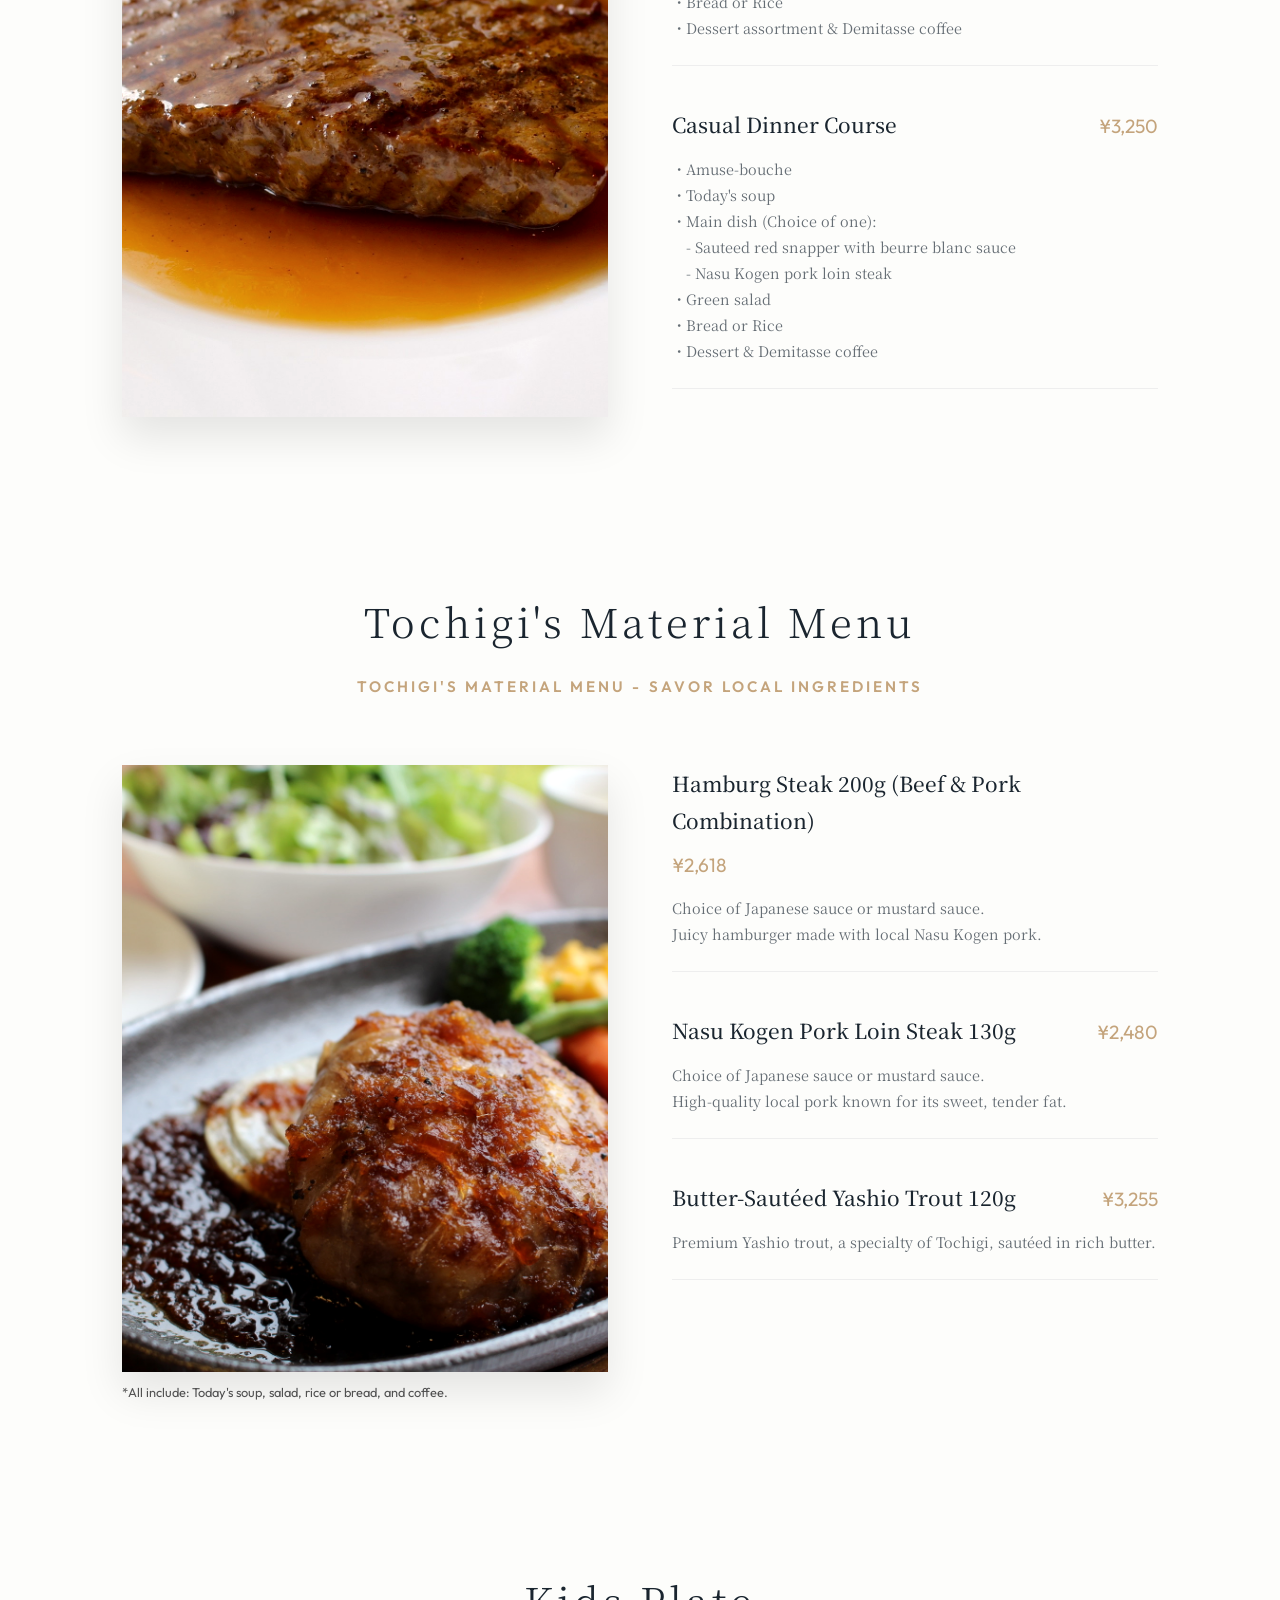
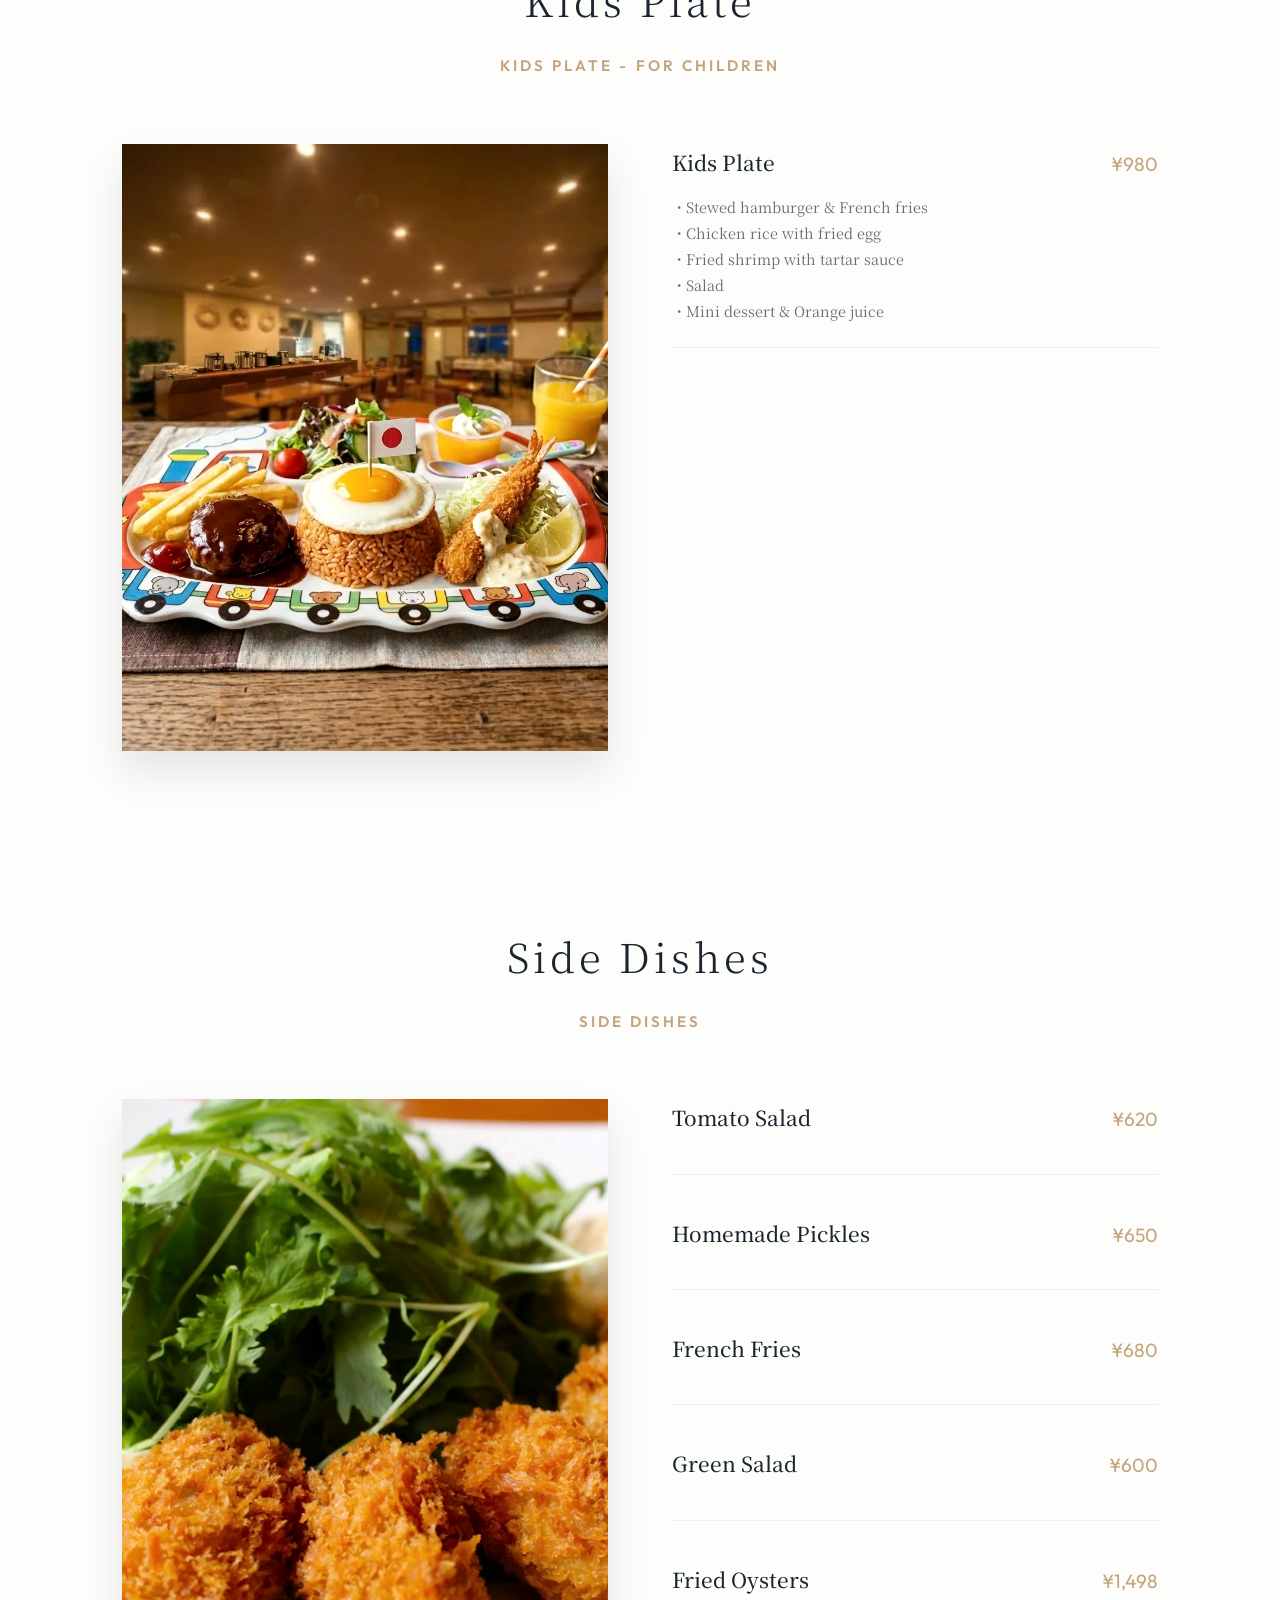
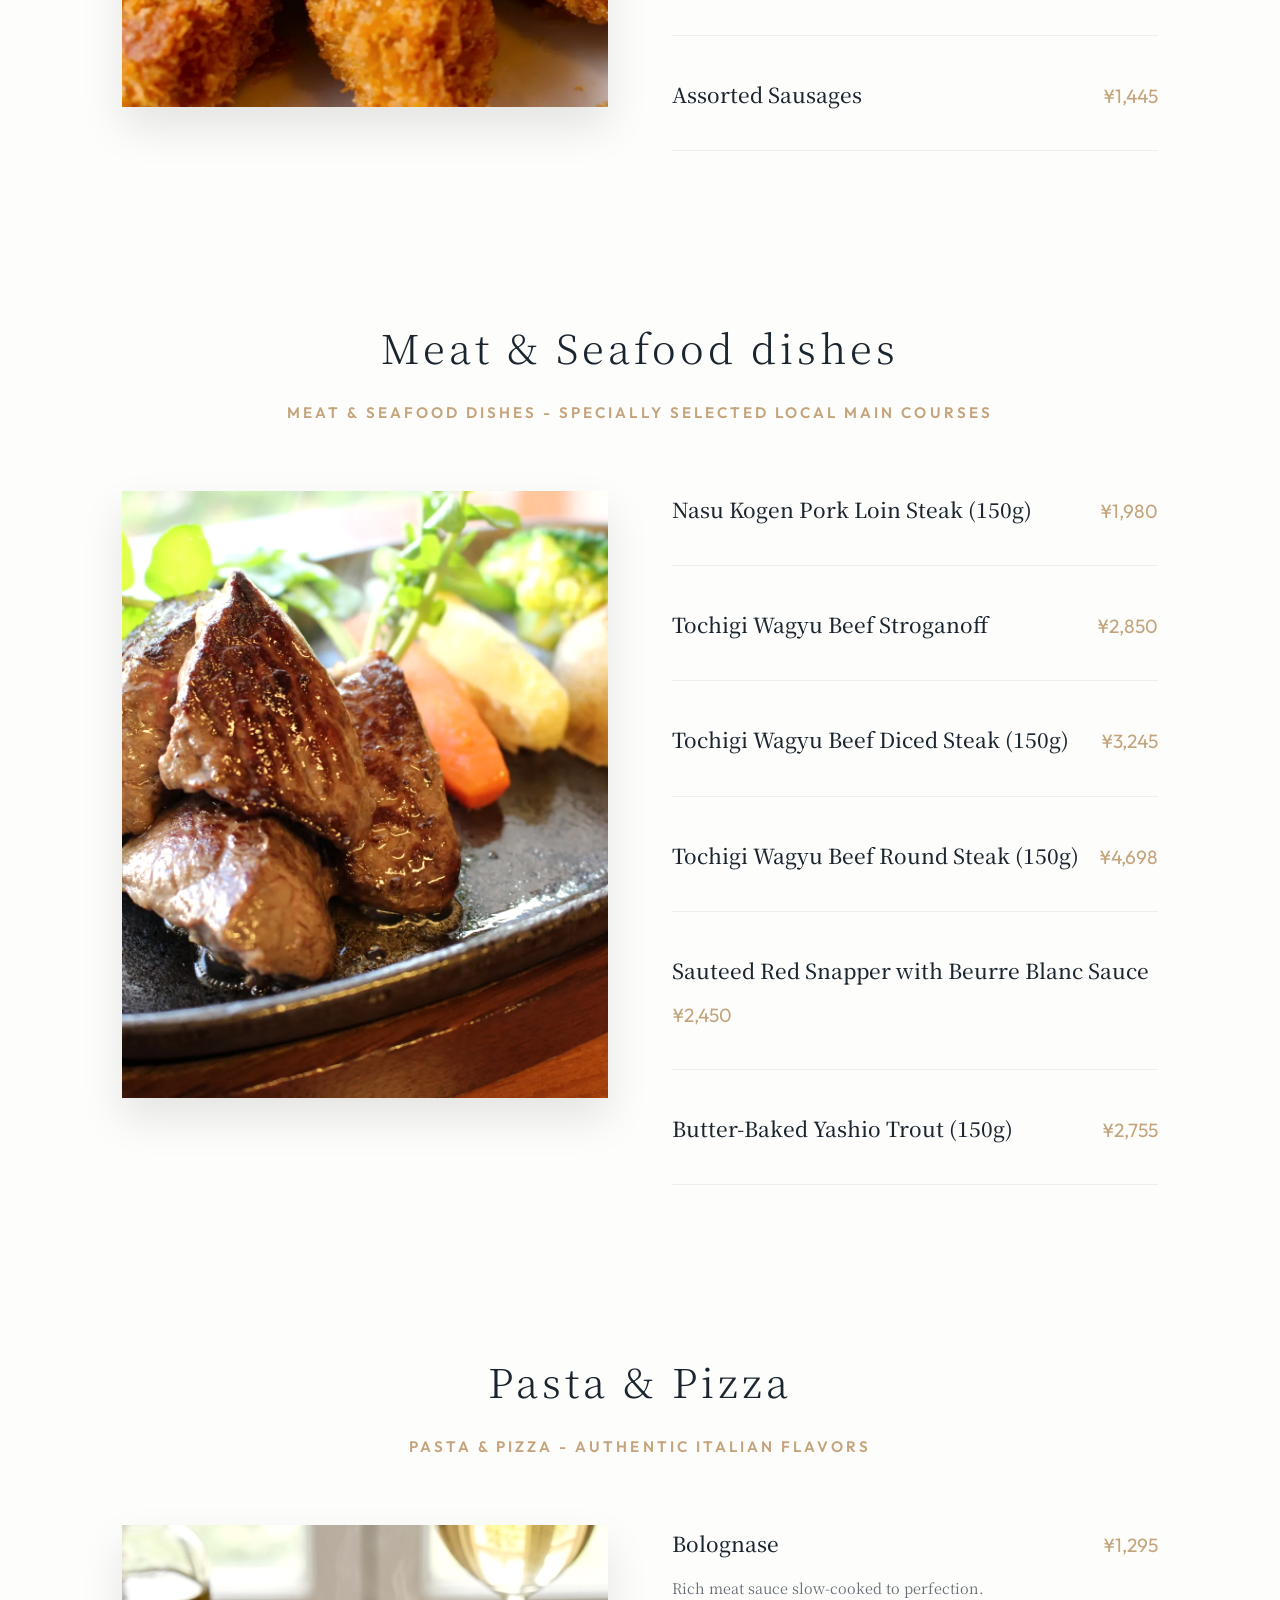
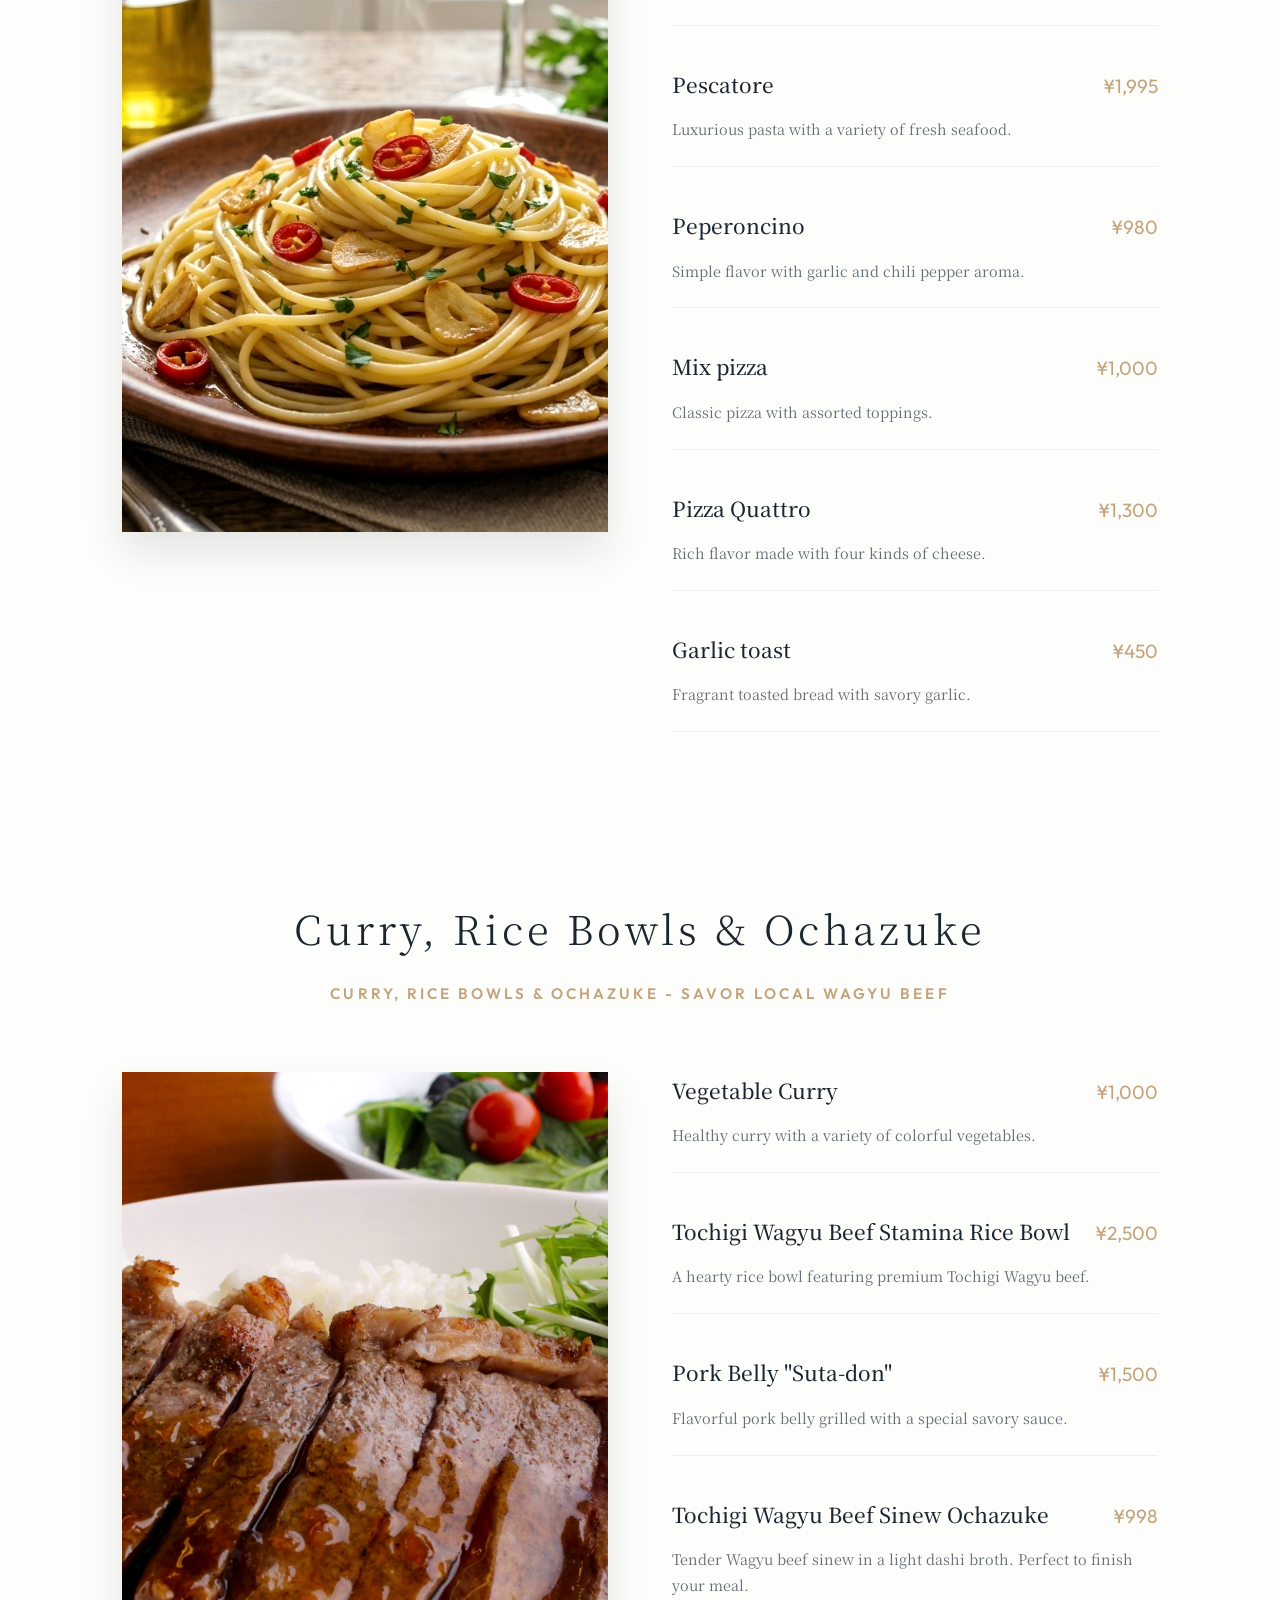
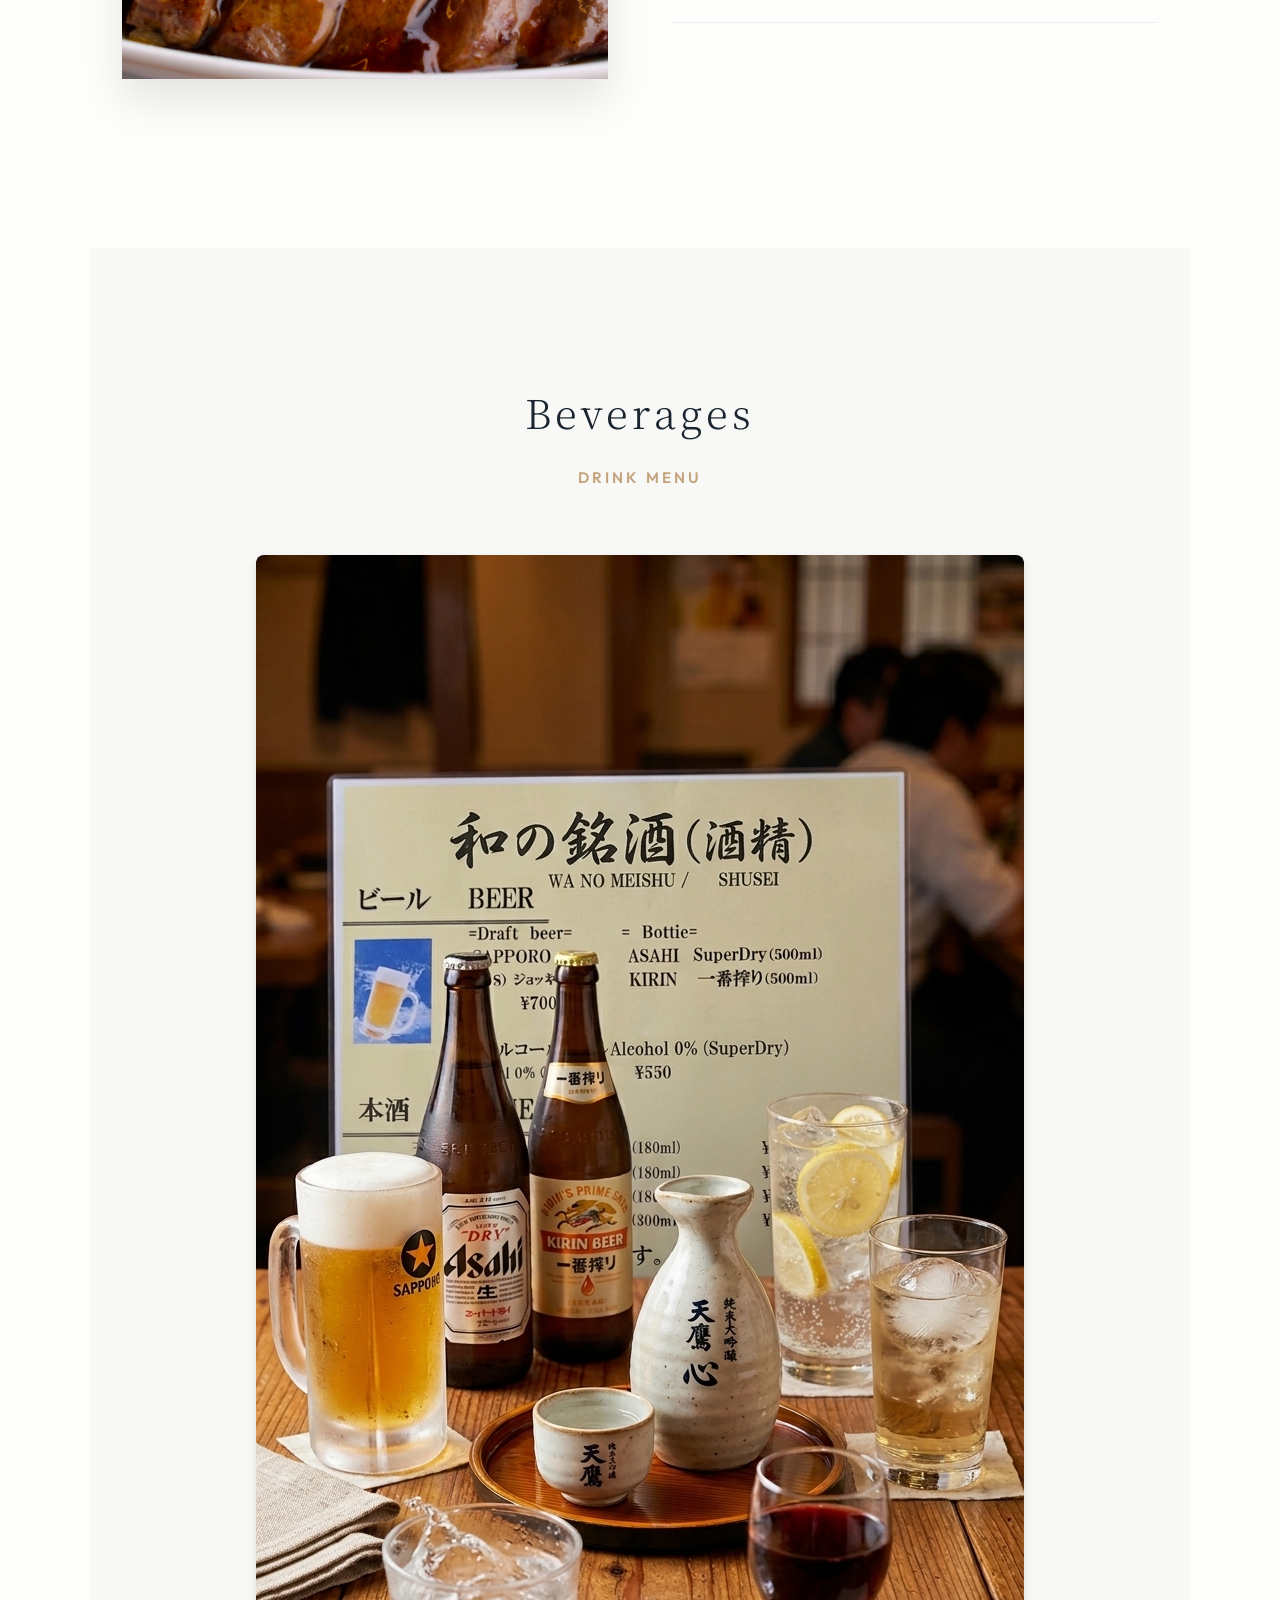
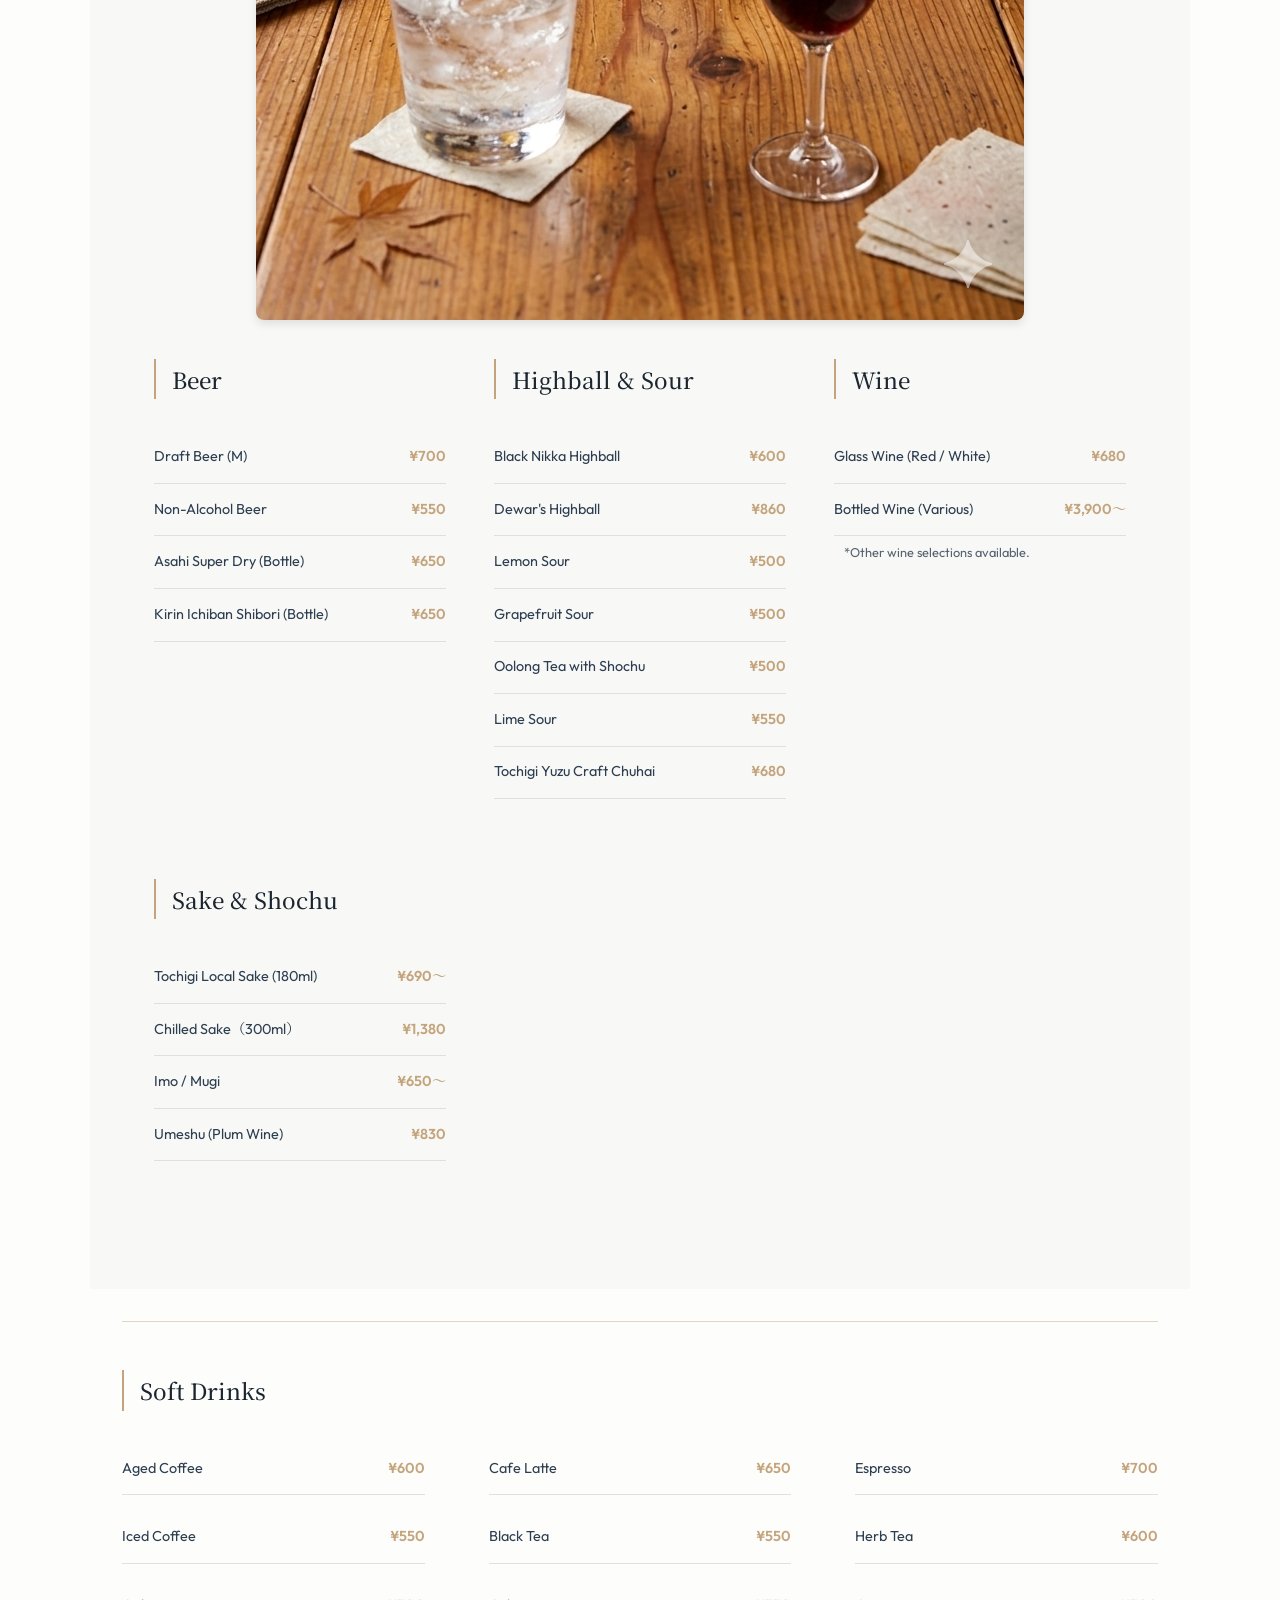
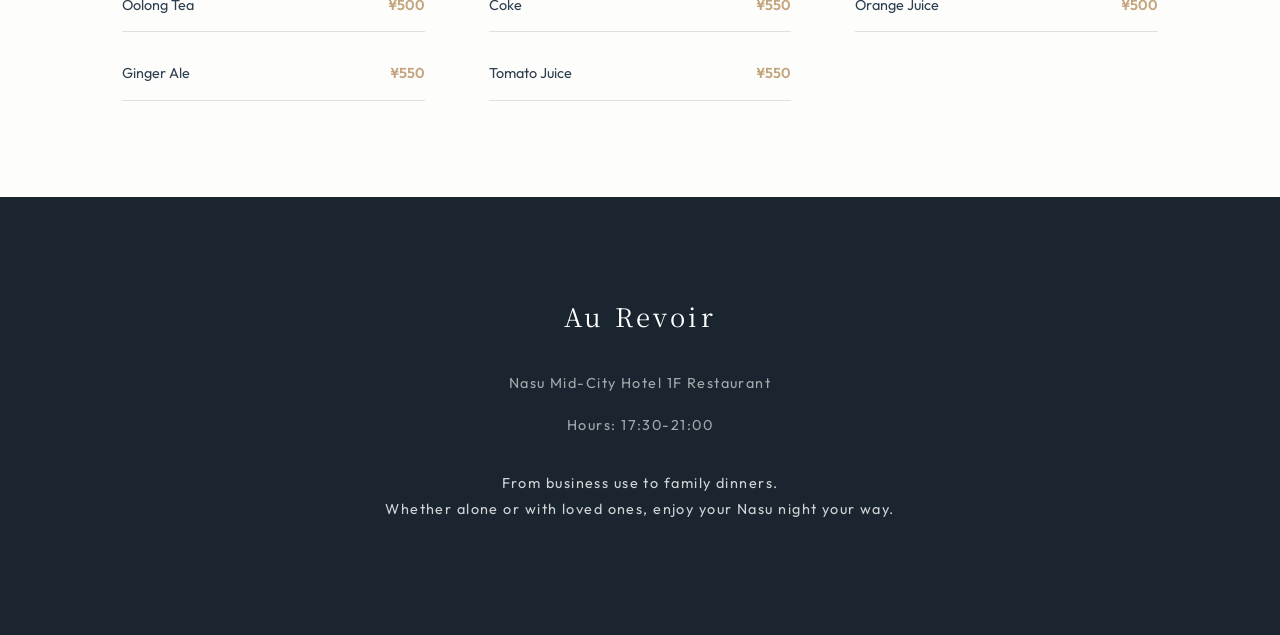
<file: dinner/index.html>
<!DOCTYPE html>
<html lang="ja">

<head>
    <meta charset="UTF-8">
    <meta name="viewport" content="width=device-width, initial-scale=1.0">
    <title>オールヴォワール - 那須ミッドシティホテル 1Fレストラン</title>
    <link rel="preconnect" href="https://fonts.googleapis.com">
    <link rel="preconnect" href="https://fonts.gstatic.com" crossorigin>
    <link
        href="https://fonts.googleapis.com/css2?family=Noto+Serif+JP:wght@300;400;500;700&family=Outfit:wght@300;400;600&display=swap"
        rel="stylesheet">
    <style>
        :root {
            --primary: #1a252f;
            --accent: #c4a47c;
            --accent-light: #e6d5bc;
            --text-main: #2c3e50;
            --text-muted: #666e75;
            --bg-site: #fdfdfb;
            --white: #ffffff;
            --badge-solo: #4a90e2;
            --badge-share: #e27d4a;
            --transition: all 0.4s cubic-bezier(0.165, 0.84, 0.44, 1);
        }

        * {
            margin: 0;
            padding: 0;
            box-sizing: border-box;
        }

        body {
            font-family: 'Outfit', 'Noto Serif JP', serif;
            line-height: 1.8;
            color: var(--text-main);
            background-color: var(--bg-site);
            -webkit-font-smoothing: antialiased;
            overflow-x: hidden;
        }

        img {
            max-width: 100%;
            height: auto;
        }

        header {
            position: relative;
            height: 80vh;
            min-height: 500px;
            display: flex;
            flex-direction: column;
            justify-content: center;
            align-items: center;
            text-align: center;
            color: white;
            background: linear-gradient(rgba(0, 0, 0, 0.4), rgba(0, 0, 0, 0.4)), url('restaurant.webp');
            background-size: cover;
            background-position: center;
            background-attachment: fixed;
            padding: 2rem;
        }

        header::after {
            content: '';
            position: absolute;
            bottom: 0;
            left: 0;
            width: 100%;
            height: 15rem;
            background: linear-gradient(transparent, var(--bg-site));
        }

        header h1 {
            font-family: 'Noto Serif JP', serif;
            font-size: clamp(2.5rem, 8vw, 4.5rem);
            font-weight: 300;
            letter-spacing: 0.2em;
            margin-bottom: 1rem;
            text-shadow: 0 4px 15px rgba(0, 0, 0, 0.3);
            z-index: 1;
        }

        header h1 span {
            display: block;
            font-size: 0.4em;
            letter-spacing: 0.4em;
            margin-top: 1rem;
            opacity: 0.9;
        }

        header .subtitle {
            font-size: clamp(1rem, 3vw, 1.2rem);
            font-weight: 300;
            letter-spacing: 0.3em;
            margin-bottom: 0.5rem;
            z-index: 1;
            text-transform: uppercase;
        }

        .business-hours {
            background: rgba(255, 255, 255, 0.1);
            backdrop-filter: blur(8px);
            border: 1px solid rgba(255, 255, 255, 0.2);
            padding: 1rem 2rem;
            border-radius: 2px;
            margin-top: 2rem;
            font-size: 0.9rem;
            letter-spacing: 0.1em;
            z-index: 1;
        }

        .container {
            max-width: 1100px;
            margin: 0 auto;
            padding: 0 2rem 6rem;
            position: relative;
            z-index: 2;
        }

        .concept-section {
            background: var(--white);
            padding: 6rem 4rem;
            margin-top: -5rem;
            box-shadow: 0 30px 60px rgba(0, 0, 0, 0.05);
            text-align: center;
            margin-bottom: 8rem;
        }

        .concept-section h2 {
            font-family: 'Noto Serif JP', serif;
            font-size: 2.2rem;
            color: var(--primary);
            margin-bottom: 2.5rem;
            font-weight: 500;
            position: relative;
            padding-bottom: 1.5rem;
        }

        .concept-section h2::after {
            content: '';
            position: absolute;
            bottom: 0;
            left: 50%;
            transform: translateX(-50%);
            width: 40px;
            height: 1px;
            background: var(--accent);
        }

        .concept-section p {
            font-size: 1.15rem;
            line-height: 2.2;
            color: var(--text-muted);
            max-width: 750px;
            margin: 0 auto;
            font-family: 'Noto Serif JP', serif;
            font-weight: 300;
        }

        .concept-points {
            display: grid;
            grid-template-columns: repeat(auto-fit, minmax(300px, 1fr));
            gap: 4rem;
            margin-top: 5rem;
        }

        .concept-point {
            text-align: center;
        }

        .concept-point h3 {
            color: var(--primary);
            font-size: 1.4rem;
            margin-bottom: 1.5rem;
            font-weight: 400;
            font-family: 'Noto Serif JP', serif;
        }

        .concept-point p {
            font-size: 1rem;
            color: var(--text-muted);
            line-height: 1.8;
        }

        /* 新設: おすすめセット */
        .recommended-sets {
            background: linear-gradient(135deg, #667eea 0%, #764ba2 100%);
            color: white;
            padding: 6rem 4rem;
            margin: 0 -2rem 8rem;
            text-align: center;
        }

        .recommended-sets h2 {
            font-family: 'Noto Serif JP', serif;
            font-size: 2.5rem;
            margin-bottom: 3rem;
            font-weight: 300;
            letter-spacing: 0.1em;
        }

        .sets-grid {
            display: grid;
            grid-template-columns: repeat(auto-fit, minmax(320px, 1fr));
            gap: 3rem;
            max-width: 1100px;
            margin: 0 auto;
        }

        .set-card {
            background: rgba(255, 255, 255, 0.95);
            padding: 3rem 2rem;
            border-radius: 8px;
            box-shadow: 0 20px 40px rgba(0, 0, 0, 0.2);
            transition: var(--transition);
        }

        .set-card:hover {
            transform: translateY(-8px);
            box-shadow: 0 30px 60px rgba(0, 0, 0, 0.3);
        }

        .set-card h3 {
            color: var(--primary);
            font-size: 1.6rem;
            margin-bottom: 1rem;
            font-family: 'Noto Serif JP', serif;
        }

        .set-card .price {
            font-size: 2rem;
            color: var(--accent);
            font-weight: 600;
            margin-bottom: 1.5rem;
        }

        .set-card .target {
            display: inline-block;
            background: var(--accent);
            color: white;
            padding: 0.4rem 1rem;
            border-radius: 20px;
            font-size: 0.8rem;
            margin-bottom: 1.5rem;
            letter-spacing: 0.1em;
        }

        .set-card ul {
            list-style: none;
            text-align: left;
            color: var(--text-main);
            line-height: 2;
            font-size: 0.95rem;
        }

        .set-card ul li::before {
            content: "✓ ";
            color: var(--accent);
            font-weight: bold;
            margin-right: 0.5rem;
        }

        .menu-section {
            margin-bottom: 10rem;
        }

        .section-header {
            text-align: center;
            margin-bottom: 4rem;
        }

        .section-header h2 {
            font-family: 'Noto Serif JP', serif;
            font-size: 2.5rem;
            color: var(--primary);
            letter-spacing: 0.1em;
            margin-bottom: 1rem;
            font-weight: 300;
        }

        .section-header .category-desc {
            font-size: 0.95rem;
            color: var(--accent);
            text-transform: uppercase;
            letter-spacing: 0.2em;
            font-weight: 600;
        }

        .menu-layout {
            display: grid;
            grid-template-columns: 1fr 1fr;
            gap: 4rem;
            align-items: start;
        }

        .menu-image-section {
            position: sticky;
            top: 2rem;
        }

        .menu-image {
            width: 100%;
            aspect-ratio: 4/5;
            object-fit: cover;
            box-shadow: 0 20px 40px rgba(0, 0, 0, 0.1);
            filter: sepia(10%) contrast(105%);
        }

        .menu-grid {
            display: grid;
            gap: 2.5rem;
        }

        .menu-item {
            padding-bottom: 1.5rem;
            border-bottom: 1px solid #eee;
            transition: var(--transition);
            position: relative;
        }

        .menu-item:hover {
            border-bottom-color: var(--accent);
        }

        .menu-item-header {
            display: flex;
            justify-content: space-between;
            align-items: baseline;
            margin-bottom: 0.8rem;
            flex-wrap: wrap;
            gap: 0.5rem;
        }

        .menu-item h3 {
            font-family: 'Noto Serif JP', serif;
            font-size: 1.3rem;
            color: var(--primary);
            font-weight: 500;
        }

        .menu-item .price {
            font-size: 1.2rem;
            color: var(--accent);
            font-weight: 400;
        }

        /* ボリュームバッジ */
        .volume-badge {
            display: inline-block;
            padding: 0.25rem 0.75rem;
            border-radius: 12px;
            font-size: 0.75rem;
            font-weight: 600;
            letter-spacing: 0.05em;
            margin-left: 0.5rem;
        }

        .badge-solo {
            background: #e3f2fd;
            color: #1565c0;
        }

        .badge-share {
            background: #fff3e0;
            color: #e65100;
        }

        .badge-family {
            background: #f3e5f5;
            color: #6a1b9a;
        }

        .menu-item .description {
            color: var(--text-muted);
            font-size: 0.9rem;
            line-height: 1.8;
            font-family: 'Noto Serif JP', serif;
        }

        /* 新規メニュー強調 */
        .new-badge {
            position: absolute;
            top: -0.5rem;
            right: 0;
            background: #ff4757;
            color: white;
            padding: 0.3rem 0.8rem;
            border-radius: 4px;
            font-size: 0.7rem;
            font-weight: 600;
            letter-spacing: 0.1em;
        }

        .drink-section {
            padding: 8rem 0;
            background: #f8f8f6;
            margin: 0 -2rem;
            padding: 8rem 4rem;
        }

        .drink-grid {
            display: grid;
            grid-template-columns: repeat(auto-fit, minmax(280px, 1fr));
            gap: 5rem 3rem;
            max-width: 1100px;
            margin: 0 auto;
        }

        .drink-category h3 {
            font-family: 'Noto Serif JP', serif;
            color: var(--primary);
            font-size: 1.4rem;
            margin-bottom: 2rem;
            font-weight: 500;
            border-left: 2px solid var(--accent);
            padding-left: 1rem;
        }

        .drink-item {
            display: flex;
            justify-content: space-between;
            padding: 0.8rem 0;
            border-bottom: 1px solid #e0e0e0;
            font-size: 0.9rem;
        }

        .drink-name {
            color: var(--text-main);
        }

        .drink-price {
            color: var(--accent);
            font-weight: 600;
        }

        footer {
            background: var(--primary);
            color: white;
            padding: 6rem 2rem;
            text-align: center;
        }

        footer p {
            font-size: 0.9rem;
            opacity: 0.6;
            margin-bottom: 1rem;
            letter-spacing: 0.1em;
        }

        footer .footer-title {
            font-family: 'Noto Serif JP', serif;
            font-size: 1.6rem;
            letter-spacing: 0.2rem;
            margin-bottom: 2rem;
            opacity: 1;
        }

        .highlight {
            color: var(--accent);
            font-weight: 500;
        }

        @media (max-width: 900px) {
            .menu-layout {
                grid-template-columns: 1fr;
            }

            .menu-image-section {
                order: -1;
                position: relative;
                top: 0;
                margin-bottom: 2rem;
            }

            .concept-section {
                padding: 4rem 2rem;
            }

            .recommended-sets {
                padding: 4rem 2rem;
            }
        }

        @media (max-width: 768px) {
            header {
                height: 60vh;
                background-attachment: scroll;
            }

            .container {
                padding: 0 1.5rem 4rem;
                overflow-x: hidden;
            }

            .drink-section {
                padding: 4rem 1.5rem;
                margin: 0 -1.5rem;
            }

            .recommended-sets {
                padding: 4rem 1.5rem;
                margin: 0 -1.5rem 6rem;
            }

            .sets-grid,
            .concept-points,
            .drink-grid {
                grid-template-columns: 1fr;
                gap: 2rem;
            }
        }

        .lang-switch {
            position: fixed;
            top: 2rem;
            right: 2rem;
            z-index: 1000;
            display: flex;
            gap: 0.5rem;
            background: rgba(255, 255, 255, 0.15);
            backdrop-filter: blur(10px);
            padding: 0.4rem;
            border-radius: 50px;
            border: 1px solid rgba(255, 255, 255, 0.2);
            transition: var(--transition);
        }

        .lang-switch:hover {
            background: rgba(255, 255, 255, 0.25);
        }

        .lang-btn {
            background: none;
            border: none;
            color: white;
            padding: 0.5rem 1.2rem;
            border-radius: 25px;
            cursor: pointer;
            font-size: 0.85rem;
            font-weight: 600;
            letter-spacing: 0.05em;
            transition: var(--transition);
            font-family: 'Outfit', sans-serif;
        }

        .lang-btn.active {
            background: var(--white);
            color: var(--primary);
            box-shadow: 0 4px 10px rgba(0, 0, 0, 0.1);
        }

        /* Language visibility logic */
        html[lang="en"] .lang-ja {
            display: none;
        }

        html[lang="ja"] .lang-en {
            display: none;
        }

        @media (max-width: 768px) {
            .lang-switch {
                top: 1rem;
                right: 1rem;
            }

            .lang-btn {
                padding: 0.4rem 0.8rem;
                font-size: 0.75rem;
            }
        }
    </style>
    <script>
        document.addEventListener('DOMContentLoaded', () => {
            const setLanguage = (lang) => {
                document.documentElement.lang = lang;
                localStorage.setItem('preferredLang', lang);

                document.querySelectorAll('.lang-btn').forEach(btn => {
                    btn.classList.toggle('active', btn.dataset.lang === lang);
                });
            };

            const browserLang = navigator.language.split('-')[0];
            const savedLang = localStorage.getItem('preferredLang');
            const initialLang = savedLang || (browserLang === 'ja' ? 'ja' : 'en');

            setLanguage(initialLang);

            document.querySelectorAll('.lang-btn').forEach(btn => {
                btn.addEventListener('click', () => setLanguage(btn.dataset.lang));
            });
        });
    </script>
</head>

<body>
    <div class="lang-switch">
        <button class="lang-btn" data-lang="ja">JP</button>
        <button class="lang-btn" data-lang="en">EN</button>
    </div>

    <header>
        <h1>Au Revoir<br><span class="lang-ja">オールヴォワール</span><span class="lang-en"
                style="font-size: 0.4em; letter-spacing: 0.4em; margin-top: 1rem; opacity: 0.9;">French Fine Dining
                Experience</span></h1>
        <p class="subtitle lang-ja">那須ミッドシティホテル 1階レストラン</p>
        <p class="subtitle lang-en">Nasu Mid-City Hotel 1F Restaurant</p>
        <p class="subtitle lang-ja">お一人様でも、家族でも。那須の夜を、あなたらしく</p>
        <p class="subtitle lang-en">Solo or Family. Enjoy your night your way.</p>
        <div class="business-hours">
            <span class="lang-ja">営業時間: 17:30〜21:00</span>
            <span class="lang-en">Hours: 17:30-21:00</span>
        </div>
    </header>

    <div class="container">
        <!-- コンセプトセクション -->
        <section class="concept-section">
            <h2 class="lang-ja">ホテルの夜を、あなたのスタイルで</h2>
            <h2 class="lang-en">Enjoy Hotel Nights in Your Style</h2>
            <p class="lang-ja">
                出張のビジネスマンの方がお一人様で気軽に立ち寄れる「ちょい飲み」から、<br>
                週末の家族団らんまで。<br>
                <span class="highlight">那須の食材にこだわった、ホテルレストランの安心品質</span>を<br>
                親しみやすさでお届けします。
            </p>
            <p class="lang-en">
                From a quick solo drink for business travelers to weekend family gatherings.<br>
                We deliver the <span class="highlight">reliable quality of a hotel restaurant</span><br>
                with the friendliness of an izakaya, featuring carefully selected Nasu ingredients.
            </p>

            <div class="concept-points">
                <div class="concept-point">
                    <h3 class="lang-ja">💼 ビジネスマン歓迎</h3>
                    <h3 class="lang-en">💼 For Professionals</h3>
                    <p class="lang-ja">お一人様でも入りやすい。¥1,500から楽しめる「ちょい飲みセット」をご用意</p>
                    <p class="lang-en">Easy to enter alone. 1,500 yen "Quick Drink Sets" available.</p>
                </div>
                <div class="concept-point">
                    <h3 class="lang-ja">👨‍👩‍👧‍👦 ファミリー対応</h3>
                    <h3 class="lang-en">👨‍👩‍👧‍👦 For Families</h3>
                    <p class="lang-ja">週末は家族でシェア。シェフ一押しの料理やセットメニューで団らんのひとときを</p>
                    <p class="lang-en">Share with family on weekends. Enjoy the chef's recommended dishes and set menus.
                    </p>
                </div>
                <div class="concept-point">
                    <h3 class="lang-ja">🌾 地産地消</h3>
                    <h3 class="lang-en">🌾 Local Ingredients</h3>
                    <p class="lang-ja">那須野が原の新鮮野菜と栃木の食材を使った、ここだけの味わい</p>
                    <p class="lang-en">Unique flavors using fresh vegetables from Nasu and local Tochigi ingredients.
                    </p>
        </section>

        <!-- 消費税注釈 (セクション間の境界) -->
        <p class="tax-note"
            style="text-align: center; margin: 4rem 0; font-size: 0.95rem; color: var(--text-muted); font-family: 'Noto Serif JP', serif;">
            <span class="lang-ja">※料金には全て消費税が含まれています。</span>
            <span class="lang-en" style="margin-left: 1rem; opacity: 0.8;">(All prices include consumption tax.)</span>
        </p>

        <!-- おすすめセット(新設) -->
        <section class="recommended-sets">
            <h2 class="lang-ja">ビジネスマン応援 ちょい飲みセット</h2>
            <h2 class="lang-en">Business Traveler Special - Quick Drink Set</h2>
            <p class="lang-ja" style="margin-bottom: 3rem; font-size: 1.1rem; opacity: 0.9;">
                一日の終わりに。那須の味覚を楽しみながら、心も体もお疲れ様の一杯を</p>
            <p class="lang-en" style="margin-bottom: 3rem; font-size: 1.1rem; opacity: 0.9;">The perfect way to wind
                down. Savor authentic local flavors with our high-value set menu.</p>

            <div class="sets-grid" style="display: flex; justify-content: center;">
                <div class="set-card" style="max-width: 500px; width: 100%;">
                    <span class="target lang-ja">💼 お一人様客向け</span>
                    <span class="target lang-en">💼 For Solo Guests</span>
                    <h3 class="lang-ja">ちょい飲みセット</h3>
                    <h3 class="lang-en">Quick Drink Set</h3>
                    <div class="price">¥1,500</div>

                    <div class="lang-ja" style="text-align: left;">
                        <ul style="margin-bottom: 1.5rem;">
                            <li>生ビール（中）、ハイボール、レモンサワーのいずれか１杯</li>
                            <li>下記の料理から３品チョイス</li>
                        </ul>
                        <div
                            style="background: rgba(196, 164, 124, 0.1); padding: 1.2rem; border-radius: 4px; font-size: 0.9rem; color: var(--text-main); line-height: 1.6;">
                            ロース鴨のサラダ / スモークサーモンのマリネ / 焼き鳥 / フライドポテト / アジフライ / だし巻き卵 / タコのから揚げ / 鶏の唐揚げ / ソーセージ盛り / 枝豆 /
                            冷奴
                        </div>
                    </div>

                    <div class="lang-en" style="text-align: left;">
                        <ul style="margin-bottom: 1.5rem;">
                            <li>1 Drink (Draft Beer (M), Highball, or Lemon Sour)</li>
                            <li>Choose 3 dishes from the following:</li>
                        </ul>
                        <div
                            style="background: rgba(196, 164, 124, 0.1); padding: 1.2rem; border-radius: 4px; font-size: 0.85rem; color: var(--text-main); line-height: 1.6;">
                            Roast Duck Salad / Smoked Salmon Marinade / Yakitori / French Fries / Fried Horse Mackerel /
                            Dashimaki Tamago / Fried Octopus / Fried Chicken / Assorted Sausages / Edamame / Chilled
                            Tofu
                        </div>
                    </div>

                    <p class="lang-ja"
                        style="margin-top: 2rem; font-size: 0.9rem; font-weight: 500; color: var(--primary);">
                        1時間でサッと飲んで帰れる、ビジネスマンの定番</p>
                    <p class="lang-en" style="margin-top: 1rem; font-size: 0.85rem; color: var(--text-muted);">A perfect
                        choice for business travelers. Quick and satisfying.</p>
                </div>
            </div>
        </section>

        <section class="menu-section">
            <div class="section-header">
                <h2>Dinner Course</h2>
                <p class="category-desc lang-ja">ディナーコース - 特別なひとときを彩るフルコース</p>
                <p class="category-desc lang-en">Dinner Course - Full courses for a special occasion</p>
            </div>

            <div class="menu-layout">
                <div class="menu-image-section">
                    <img src="steak.webp" alt="ディナーコース" class="menu-image">
                </div>
                <div class="menu-grid">
                    <div class="menu-item">
                        <div class="menu-item-header">
                            <h3 class="lang-ja">ステーキコースディナー</h3>
                            <h3 class="lang-en">Steak Course Dinner</h3>
                            <span class="price">¥5,600</span>
                        </div>
                        <div class="description lang-ja">
                            <p>・オードブル盛り合わせ</p>
                            <p>・本日のスープ</p>
                            <p>・パスタ</p>
                            <p>・とちぎ和牛のラウンドステーキ 温野菜添え</p>
                            <p>・グリーンサラダ</p>
                            <p>・パン又はライス</p>
                            <p>・デザート盛り合わせ＆デミタスコーヒー</p>
                        </div>
                        <div class="description lang-en">
                            <p>・Appetizer assortment</p>
                            <p>・Today's soup</p>
                            <p>・Pasta</p>
                            <p>・Round steak of Tochigi Japanese cattle with seasonal vegetables</p>
                            <p>・Green salad</p>
                            <p>・Bread or Rice</p>
                            <p>・Dessert assortment & Demitasse coffee</p>
                        </div>
                    </div>

                    <div class="menu-item">
                        <div class="menu-item-header">
                            <h3 class="lang-ja">カジュアルディナーコース</h3>
                            <h3 class="lang-en">Casual Dinner Course</h3>
                            <span class="price">¥3,250</span>
                        </div>
                        <div class="description lang-ja">
                            <p>・アミューズ</p>
                            <p>・本日のスープ</p>
                            <p>・メイン料理（下記より1品選択）</p>
                            <p style="padding-left: 1em;">- 目鯛のソテー ブールブランソース</p>
                            <p style="padding-left: 1em;">- 那須高原豚のステーキ</p>
                            <p>・グリーンサラダ</p>
                            <p>・パン又はライス</p>
                            <p>・デザートとデミタスコーヒー</p>
                        </div>
                        <div class="description lang-en">
                            <p>・Amuse-bouche</p>
                            <p>・Today's soup</p>
                            <p>・Main dish (Choice of one):</p>
                            <p style="padding-left: 1em;">- Sauteed red snapper with beurre blanc sauce</p>
                            <p style="padding-left: 1em;">- Nasu Kogen pork loin steak</p>
                            <p>・Green salad</p>
                            <p>・Bread or Rice</p>
                            <p>・Dessert & Demitasse coffee</p>
                        </div>
                    </div>
                </div>
            </div>


        </section>

        <section class="menu-section">
            <div class="section-header">
                <h2>Tochigi's Material Menu</h2>
                <p class="category-desc lang-ja">栃木の素材中心メニュー - 地元の豊かな恵みを味わう</p>
                <p class="category-desc lang-en">Tochigi's Material Menu - Savor local ingredients</p>
            </div>

            <div class="menu-layout">
                <div class="menu-image-section">
                    <img src="hamburger.webp" alt="栃木の素材料理" class="menu-image">
                    <p class="set-include-note lang-ja" style="margin-top: 10px; font-size: 0.85em; color: #555;">
                        ※全品：本日のスープ、サラダ、ライスまたはパン、食後のコーヒー付き
                    </p>
                    <p class="set-include-note lang-en" style="font-size: 0.8em; color: #555;">
                        *All include: Today's soup, salad, rice or bread, and coffee.
                    </p>
                </div>

                <div class="menu-grid">
                    <div class="menu-item">
                        <div class="menu-item-header">
                            <h3 class="lang-ja">国内産ビーフと那須高原豚のハンバーグ 200g</h3>
                            <h3 class="lang-en">Hamburg Steak 200g (Beef & Pork Combination)</h3>
                            <span class="price">¥2,618</span>
                        </div>
                        <p class="description lang-ja">
                            和風ソース または マスタードソース<br>
                            栃木が誇る那須高原豚と国産牛のジューシーな合挽き。
                        </p>
                        <p class="description lang-en">
                            Choice of Japanese sauce or mustard sauce.<br>
                            Juicy hamburger made with local Nasu Kogen pork.
                        </p>
                    </div>

                    <div class="menu-item">
                        <div class="menu-item-header">
                            <h3 class="lang-ja">那須高原豚ロース肉ステーキ 130g</h3>
                            <h3 class="lang-en">Nasu Kogen Pork Loin Steak 130g</h3>
                            <span class="price">¥2,480</span>
                        </div>
                        <p class="description lang-ja">
                            和風ソース または マスタードソース<br>
                            きめ細やかで甘みのある脂身が特徴のブランド豚。
                        </p>
                        <p class="description lang-en">
                            Choice of Japanese sauce or mustard sauce.<br>
                            High-quality local pork known for its sweet, tender fat.
                        </p>
                    </div>

                    <div class="menu-item">
                        <div class="menu-item-header">
                            <h3 class="lang-ja">ヤシオマスのバター焼き 120g</h3>
                            <h3 class="lang-en">Butter-Sautéed Yashio Trout 120g</h3>
                            <span class="price">¥3,255</span>
                        </div>
                        <p class="description lang-ja">
                            栃木県特産のプレミアムなニジマス「ヤシオマス」を香ばしく。
                        </p>
                        <p class="description lang-en">
                            Premium Yashio trout, a specialty of Tochigi, sautéed in rich butter.
                        </p>
                    </div>
                </div>
            </div>
        </section>

        <!-- キッズプレート (新設) -->
        <section class="menu-section">
            <div class="section-header">
                <h2>Kids Plate</h2>
                <p class="category-desc lang-ja">キッズプレート - お子様向けメニュー</p>
                <p class="category-desc lang-en">Kids Plate - For Children</p>
            </div>
            <div class="menu-layout">
                <div class="menu-image-section">
                    <img src="kids.webp" alt="キッズプレート" class="menu-image">
                </div>
                <div class="menu-grid">
                    <div class="menu-item">
                        <div class="menu-item-header">
                            <h3 class="lang-ja">キッズプレート</h3>
                            <h3 class="lang-en">Kids Plate</h3>
                            <span class="price">¥980</span>
                        </div>
                        <div class="description lang-ja">
                            <p>・煮込みハンバーグとフライドポテト</p>
                            <p>・チキンライス・目玉焼き</p>
                            <p>・海老フライ タルタルソース</p>
                            <p>・サラダ</p>
                            <p>・ミニデザートとオレンジジュース</p>
                        </div>
                        <div class="description lang-en">
                            <p>・Stewed hamburger & French fries</p>
                            <p>・Chicken rice with fried egg</p>
                            <p>・Fried shrimp with tartar sauce</p>
                            <p>・Salad</p>
                            <p>・Mini dessert & Orange juice</p>
                        </div>
                    </div>
                </div>
            </div>
        </section>



        <!-- 単品料理 (IMG_6215.JPG) -->
        <section class="menu-section">
            <div class="section-header">
                <h2>Side Dishes</h2>
                <p class="category-desc lang-ja">単品料理</p>
                <p class="category-desc lang-en">Side Dishes</p>
            </div>
            <div class="menu-layout">
                <div class="menu-image-section">
                    <img src="IMG_6215.webp" alt="単品料理" class="menu-image">
                </div>
                <div class="menu-grid">
                    <div class="menu-item">
                        <div class="menu-item-header">
                            <h3 class="lang-ja">トマトサラダ</h3>
                            <h3 class="lang-en">Tomato Salad</h3>
                            <span class="price">¥620</span>
                        </div>
                    </div>
                    <div class="menu-item">
                        <div class="menu-item-header">
                            <h3 class="lang-ja">自家製ピクルス</h3>
                            <h3 class="lang-en">Homemade Pickles</h3>
                            <span class="price">¥650</span>
                        </div>
                    </div>
                    <div class="menu-item">
                        <div class="menu-item-header">
                            <h3 class="lang-ja">フレンチフライポテト</h3>
                            <h3 class="lang-en">French Fries</h3>
                            <span class="price">¥680</span>
                        </div>
                    </div>
                    <div class="menu-item">
                        <div class="menu-item-header">
                            <h3 class="lang-ja">グリーンサラダ</h3>
                            <h3 class="lang-en">Green Salad</h3>
                            <span class="price">¥600</span>
                        </div>
                    </div>
                    <div class="menu-item">
                        <div class="menu-item-header">
                            <h3 class="lang-ja">カキフライ</h3>
                            <h3 class="lang-en">Fried Oysters</h3>
                            <span class="price">¥1,498</span>
                        </div>
                    </div>
                    <div class="menu-item">
                        <div class="menu-item-header">
                            <h3 class="lang-ja">6種ソーセージ盛り</h3>
                            <h3 class="lang-en">Assorted Sausages</h3>
                            <span class="price">¥1,445</span>
                        </div>
                    </div>
                </div>
            </div>
        </section>

        <!-- 肉・魚料理 (IMG_6216.JPG) -->
        <section class="menu-section">
            <div class="section-header">
                <h2>Meat & Seafood dishes</h2>
                <p class="category-desc lang-ja">肉・魚料理 - 厳選した地産食材のメインディッシュ</p>
                <p class="category-desc lang-en">Meat & Seafood Dishes - Specially selected local main courses</p>
            </div>
            <div class="menu-layout">
                <div class="menu-image-section">
                    <img src="IMG_6216.webp" alt="肉魚料理" class="menu-image">
                </div>
                <div class="menu-grid">
                    <div class="menu-item">
                        <div class="menu-item-header">
                            <h3 class="lang-ja">那須高原豚のステーキ (150g)</h3>
                            <h3 class="lang-en">Nasu Kogen Pork Loin Steak (150g)</h3>
                            <span class="price">¥1,980</span>
                        </div>
                    </div>
                    <div class="menu-item">
                        <div class="menu-item-header">
                            <h3 class="lang-ja">とちぎ和牛のストロガノフ風</h3>
                            <h3 class="lang-en">Tochigi Wagyu Beef Stroganoff</h3>
                            <span class="price">¥2,850</span>
                        </div>
                    </div>
                    <div class="menu-item">
                        <div class="menu-item-header">
                            <h3 class="lang-ja">とちぎ和牛のサイコロステーキ (150g)</h3>
                            <h3 class="lang-en">Tochigi Wagyu Beef Diced Steak (150g)</h3>
                            <span class="price">¥3,245</span>
                        </div>
                    </div>
                    <div class="menu-item">
                        <div class="menu-item-header">
                            <h3 class="lang-ja">とちぎ和牛のラウンドステーキ (150g)</h3>
                            <h3 class="lang-en">Tochigi Wagyu Beef Round Steak (150g)</h3>
                            <span class="price">¥4,698</span>
                        </div>
                    </div>
                    <div class="menu-item">
                        <div class="menu-item-header">
                            <h3 class="lang-ja">目鯛のソテー ブールブランソース</h3>
                            <h3 class="lang-en">Sauteed Red Snapper with Beurre Blanc Sauce</h3>
                            <span class="price">¥2,450</span>
                        </div>
                    </div>
                    <div class="menu-item">
                        <div class="menu-item-header">
                            <h3 class="lang-ja">ヤシオマスのバター焼き (150g)</h3>
                            <h3 class="lang-en">Butter-Baked Yashio Trout (150g)</h3>
                            <span class="price">¥2,755</span>
                        </div>
                    </div>
                </div>
            </div>
        </section>


        <section class="menu-section">
            <div class="section-header">
                <h2>Pasta & Pizza</h2>
                <p class="category-desc lang-ja">パスタ・ピッツァ - こだわりのイタリアン</p>
                <p class="category-desc lang-en">Pasta & Pizza - Authentic Italian Flavors</p>
            </div>
            <div class="menu-layout">
                <div class="menu-image-section">
                    <img src="peperon.webp" alt="パスタ・ピッツァ" class="menu-image">
                </div>
                <div class="menu-grid">
                    <div class="menu-item">
                        <div class="menu-item-header">
                            <h3 class="lang-ja">ボロネーズパスタ</h3>
                            <h3 class="lang-en">Bolognase</h3>
                            <span class="price">¥1,295</span>
                        </div>
                        <p class="description lang-ja">じっくり煮込んだ肉の旨味あふれるソース</p>
                        <p class="description lang-en">Rich meat sauce slow-cooked to perfection.</p>
                    </div>
                    <div class="menu-item">
                        <div class="menu-item-header">
                            <h3 class="lang-ja">ペスカトーレ</h3>
                            <h3 class="lang-en">Pescatore</h3>
                            <span class="price">¥1,995</span>
                        </div>
                        <p class="description lang-ja">新鮮な魚介をふんだんに使用した贅沢な一皿</p>
                        <p class="description lang-en">Luxurious pasta with a variety of fresh seafood.</p>
                    </div>
                    <div class="menu-item">
                        <div class="menu-item-header">
                            <h3 class="lang-ja">アーリオオーリオ ペペロンチーノ（塩味）</h3>
                            <h3 class="lang-en">Peperoncino</h3>
                            <span class="price">¥980</span>
                        </div>
                        <p class="description lang-ja">ニンニクと唐辛子の香りが引き立つシンプルな味わい</p>
                        <p class="description lang-en">Simple flavor with garlic and chili pepper aroma.</p>
                    </div>
                    <div class="menu-item">
                        <div class="menu-item-header">
                            <h3 class="lang-ja">MIXピザ</h3>
                            <h3 class="lang-en">Mix pizza</h3>
                            <span class="price">¥1,000</span>
                        </div>
                        <p class="description lang-ja">具材たっぷりの定番ミックスピザ</p>
                        <p class="description lang-en">Classic pizza with assorted toppings.</p>
                    </div>
                    <div class="menu-item">
                        <div class="menu-item-header">
                            <h3 class="lang-ja">ピッツァクワトロ</h3>
                            <h3 class="lang-en">Pizza Quattro</h3>
                            <span class="price">¥1,300</span>
                        </div>
                        <p class="description lang-ja">4種類のチーズが織りなす濃厚なコク</p>
                        <p class="description lang-en">Rich flavor made with four kinds of cheese.</p>
                    </div>
                    <div class="menu-item">
                        <div class="menu-item-header">
                            <h3 class="lang-ja">ガーリックトースト</h3>
                            <h3 class="lang-en">Garlic toast</h3>
                            <span class="price">¥450</span>
                        </div>
                        <p class="description lang-ja">食欲をそそるニンニクの香ばしいパン</p>
                        <p class="description lang-en">Fragrant toasted bread with savory garlic.</p>
                    </div>
                </div>
            </div>
        </section>

        <section class="menu-section">
            <div class="section-header">
                <h2>Curry, Rice Bowls & Ochazuke</h2>
                <p class="category-desc lang-ja">カレー・丼・茶漬け - 栃木和牛を贅沢に味わう</p>
                <p class="category-desc lang-en">Curry, Rice Bowls & Ochazuke - Savor Local Wagyu Beef</p>
            </div>
            <div class="menu-layout">
                <div class="menu-image-section">
                    <img src="gyudon.webp" alt="カレー・丼・茶漬け" class="menu-image">
                </div>
                <div class="menu-grid">
                    <div class="menu-item">
                        <div class="menu-item-header">
                            <h3 class="lang-ja">野菜カレー</h3>
                            <h3 class="lang-en">Vegetable Curry</h3>
                            <span class="price">¥1,000</span>
                        </div>
                        <p class="description lang-ja">彩り豊かな野菜をたっぷり使用したヘルシーなカレー</p>
                        <p class="description lang-en">Healthy curry with a variety of colorful vegetables.</p>
                    </div>
                    <div class="menu-item">
                        <div class="menu-item-header">
                            <h3 class="lang-ja">栃木和牛のスタミナ丼</h3>
                            <h3 class="lang-en">Tochigi Wagyu Beef Stamina Rice Bowl</h3>
                            <span class="price">¥2,500</span>
                        </div>
                        <p class="description lang-ja">ブランド牛「栃木和牛」を贅沢に使用した、元気の出る一杯</p>
                        <p class="description lang-en">A hearty rice bowl featuring premium Tochigi Wagyu beef.</p>
                    </div>
                    <div class="menu-item">
                        <div class="menu-item-header">
                            <h3 class="lang-ja">豚バラ肉のスタ丼</h3>
                            <h3 class="lang-en">Pork Belly "Suta-don"</h3>
                            <span class="price">¥1,500</span>
                        </div>
                        <p class="description lang-ja">ボリューム満点！秘伝のタレで焼き上げた豚バラ肉が食欲をそそります</p>
                        <p class="description lang-en">Flavorful pork belly grilled with a special savory sauce.</p>
                    </div>
                    <div class="menu-item">
                        <div class="menu-item-header">
                            <h3 class="lang-ja">栃木和牛の牛すじ茶づけ</h3>
                            <h3 class="lang-en">Tochigi Wagyu Beef Sinew Ochazuke</h3>
                            <span class="price">¥998</span>
                        </div>
                        <p class="description lang-ja">トロトロに煮込んだ和牛すじを出汁でさらっと。お食事の締めに</p>
                        <p class="description lang-en">Tender Wagyu beef sinew in a light dashi broth. Perfect to finish
                            your meal.</p>
                    </div>
                </div>
            </div>
        </section>

        <section class="drink-section">
            <div class="section-header">
                <h2>Beverages</h2>
                <p class="category-desc lang-ja">ドリンクメニュー</p>
                <p class="category-desc lang-en">Drink Menu</p>
            </div>

            <div class="drink-image-container" style="text-align: center; margin-bottom: 30px;">
                <img src="drink.webp" alt="Beverages Menu" class="drink-image"
                    style="max-width: 100%; height: auto; border-radius: 8px; box-shadow: 0 4px 8px rgba(0,0,0,0.1);">
            </div>

            <div class="drink-grid">
                <div class="drink-category">
                    <h3>Beer</h3>
                    <div class="drink-item">
                        <span class="drink-name lang-ja">生ビール(中)</span>
                        <span class="drink-name lang-en">Draft Beer (M)</span>
                        <span class="drink-price">¥700</span>
                    </div>
                    <div class="drink-item">
                        <span class="drink-name lang-ja">ノンアルコールビール</span>
                        <span class="drink-name lang-en">Non-Alcohol Beer</span>
                        <span class="drink-price">¥550</span>
                    </div>
                    <div class="drink-item">
                        <span class="drink-name lang-ja">アサヒスーパードライ(瓶)</span>
                        <span class="drink-name lang-en">Asahi Super Dry (Bottle)</span>
                        <span class="drink-price">¥650</span>
                    </div>
                    <div class="drink-item">
                        <span class="drink-name lang-ja">キリン一番搾り(瓶)</span>
                        <span class="drink-name lang-en">Kirin Ichiban Shibori (Bottle)</span>
                        <span class="drink-price">¥650</span>
                    </div>
                </div>

                <div class="drink-category">
                    <h3>Highball & Sour</h3>
                    <div class="drink-item">
                        <span class="drink-name lang-ja">ブラックニッカハイボール</span>
                        <span class="drink-name lang-en">Black Nikka Highball</span>
                        <span class="drink-price">¥600</span>
                    </div>
                    <div class="drink-item">
                        <span class="drink-name lang-ja">デュワーズハイボール</span>
                        <span class="drink-name lang-en">Dewar's Highball</span>
                        <span class="drink-price">¥860</span>
                    </div>
                    <div class="drink-item">
                        <span class="drink-name lang-ja">レモンサワー</span>
                        <span class="drink-name lang-en">Lemon Sour</span>
                        <span class="drink-price">¥500</span>
                    </div>
                    <div class="drink-item">
                        <span class="drink-name lang-ja">グレープフルーツサワー</span>
                        <span class="drink-name lang-en">Grapefruit Sour</span>
                        <span class="drink-price">¥500</span>
                    </div>
                    <div class="drink-item">
                        <span class="drink-name lang-ja">ウーロンハイ</span>
                        <span class="drink-name lang-en">Oolong Tea with Shochu</span>
                        <span class="drink-price">¥500</span>
                    </div>
                    <div class="drink-item">
                        <span class="drink-name lang-ja">ライムサワー</span>
                        <span class="drink-name lang-en">Lime Sour</span>
                        <span class="drink-price">¥550</span>
                    </div>
                    <div class="drink-item">
                        <span class="drink-name lang-ja">栃木ゆずクラフトチューハイ</span>
                        <span class="drink-name lang-en">Tochigi Yuzu Craft Chuhai</span>
                        <span class="drink-price">¥680</span>
                    </div>
                </div>

                <div class="drink-category">
                    <h3>Wine</h3>
                    <div class="drink-item">
                        <span class="drink-name lang-ja">グラスワイン(赤/白)</span>
                        <span class="drink-name lang-en">Glass Wine (Red / White)</span>
                        <span class="drink-price">¥680</span>
                    </div>

                    <div class="drink-item">
                        <span class="drink-name lang-ja">ボトルワイン各種</span>
                        <span class="drink-name lang-en">Bottled Wine (Various)</span>
                        <span class="drink-price">¥3,900〜</span>
                    </div>
                    <div class="wine-note lang-ja"
                        style="font-size: 0.85em; margin-top: 10px; opacity: 0.8; padding-left: 10px;">※その他ワインリスト有</div>
                    <div class="wine-note lang-en"
                        style="font-size: 0.8em; margin-top: 5px; opacity: 0.8; padding-left: 10px;">*Other wine
                        selections available.</div>
                </div>

                <div class="drink-category">
                    <h3>Sake & Shochu</h3>
                    <div class="drink-item">
                        <span class="drink-name lang-ja">栃木地酒(1合)</span>
                        <span class="drink-name lang-en">Tochigi Local Sake (180ml)</span>
                        <span class="drink-price">¥690～</span>
                    </div>
                    <div class="drink-item">
                        <span class="drink-name lang-ja">冷酒(300ml)</span>
                        <span class="drink-name lang-en">Chilled Sake（300ml）</span>
                        <span class="drink-price">¥1,380</span>
                    </div>
                    <div class="drink-item">
                        <span class="drink-name lang-ja">芋焼酎/麦焼酎</span>
                        <span class="drink-name lang-en">Imo / Mugi </span>
                        <span class="drink-price">¥650～</span>
                    </div>
                    <div class="drink-item">
                        <span class="drink-name lang-ja">梅酒</span>
                        <span class="drink-name lang-en">Umeshu (Plum Wine)</span>
                        <span class="drink-price">¥830</span>
                    </div>
                </div>
            </div>
        </section>

        <!-- ソフトドリンク (IMG_6225.JPG) -->
        <div class="drink-category"
            style="grid-column: 1 / -1; margin-top: 2rem; border-top: 1px solid var(--accent-light); padding-top: 3rem;">
            <h3>Soft Drinks</h3>
            <div class="soft-drink-grid"
                style="display: grid; grid-template-columns: repeat(auto-fit, minmax(250px, 1fr)); gap: 1rem 4rem;">
                <div class="drink-item">
                    <span class="drink-name lang-ja">氷温熟成珈琲</span>
                    <span class="drink-name lang-en">Aged Coffee</span>
                    <span class="drink-price">¥600</span>
                </div>
                <div class="drink-item">
                    <span class="drink-name lang-ja">カフェラテ</span>
                    <span class="drink-name lang-en">Cafe Latte</span>
                    <span class="drink-price">¥650</span>
                </div>
                <div class="drink-item">
                    <span class="drink-name lang-ja">エスプレッソ</span>
                    <span class="drink-name lang-en">Espresso</span>
                    <span class="drink-price">¥700</span>
                </div>
                <div class="drink-item">
                    <span class="drink-name lang-ja">アイスコーヒー</span>
                    <span class="drink-name lang-en">Iced Coffee</span>
                    <span class="drink-price">¥550</span>
                </div>
                <div class="drink-item">
                    <span class="drink-name lang-ja">紅茶</span>
                    <span class="drink-name lang-en">Black Tea</span>
                    <span class="drink-price">¥550</span>
                </div>
                <div class="drink-item">
                    <span class="drink-name lang-ja">ハーブティー</span>
                    <span class="drink-name lang-en">Herb Tea</span>
                    <span class="drink-price">¥600</span>
                </div>
                <div class="drink-item">
                    <span class="drink-name lang-ja">ウーロン茶</span>
                    <span class="drink-name lang-en">Oolong Tea</span>
                    <span class="drink-price">¥500</span>
                </div>
                <div class="drink-item">
                    <span class="drink-name lang-ja">コーラ</span>
                    <span class="drink-name lang-en">Coke</span>
                    <span class="drink-price">¥550</span>
                </div>
                <div class="drink-item">
                    <span class="drink-name lang-ja">オレンジジュース</span>
                    <span class="drink-name lang-en">Orange Juice</span>
                    <span class="drink-price">¥500</span>
                </div>
                <div class="drink-item">
                    <span class="drink-name lang-ja">ジンジャーエール</span>
                    <span class="drink-name lang-en">Ginger Ale</span>
                    <span class="drink-price">¥550</span>
                </div>
                <div class="drink-item">
                    <span class="drink-name lang-ja">トマトジュース</span>
                    <span class="drink-name lang-en">Tomato Juice</span>
                    <span class="drink-price">¥550</span>
                </div>
            </div>
        </div>
    </div>
    </section>

    </div>

    <footer>
        <p class="footer-title">Au Revoir<br><span class="lang-ja">(オールヴォワール)</span></p>
        <p class="lang-ja">那須ミッドシティホテル 1階レストラン</p>
        <p class="lang-en">Nasu Mid-City Hotel 1F Restaurant</p>
        <p class="lang-ja">営業時間: 17:30〜21:00</p>
        <p class="lang-en">Hours: 17:30-21:00</p>
        <p class="lang-ja" style="margin-top: 2rem; opacity: 0.8;">
            ビジネス利用から、ご家族でのお食事まで<br>一人でも、大切な人とでも。那須の夜を、あなたらしく</p>
        <p class="lang-en" style="margin-top: 2rem; opacity: 0.8;">From business use to family
            dinners.<br>Whether alone or with loved ones, enjoy your Nasu night your way.</p>
    </footer>
</body>

</html>
</file>
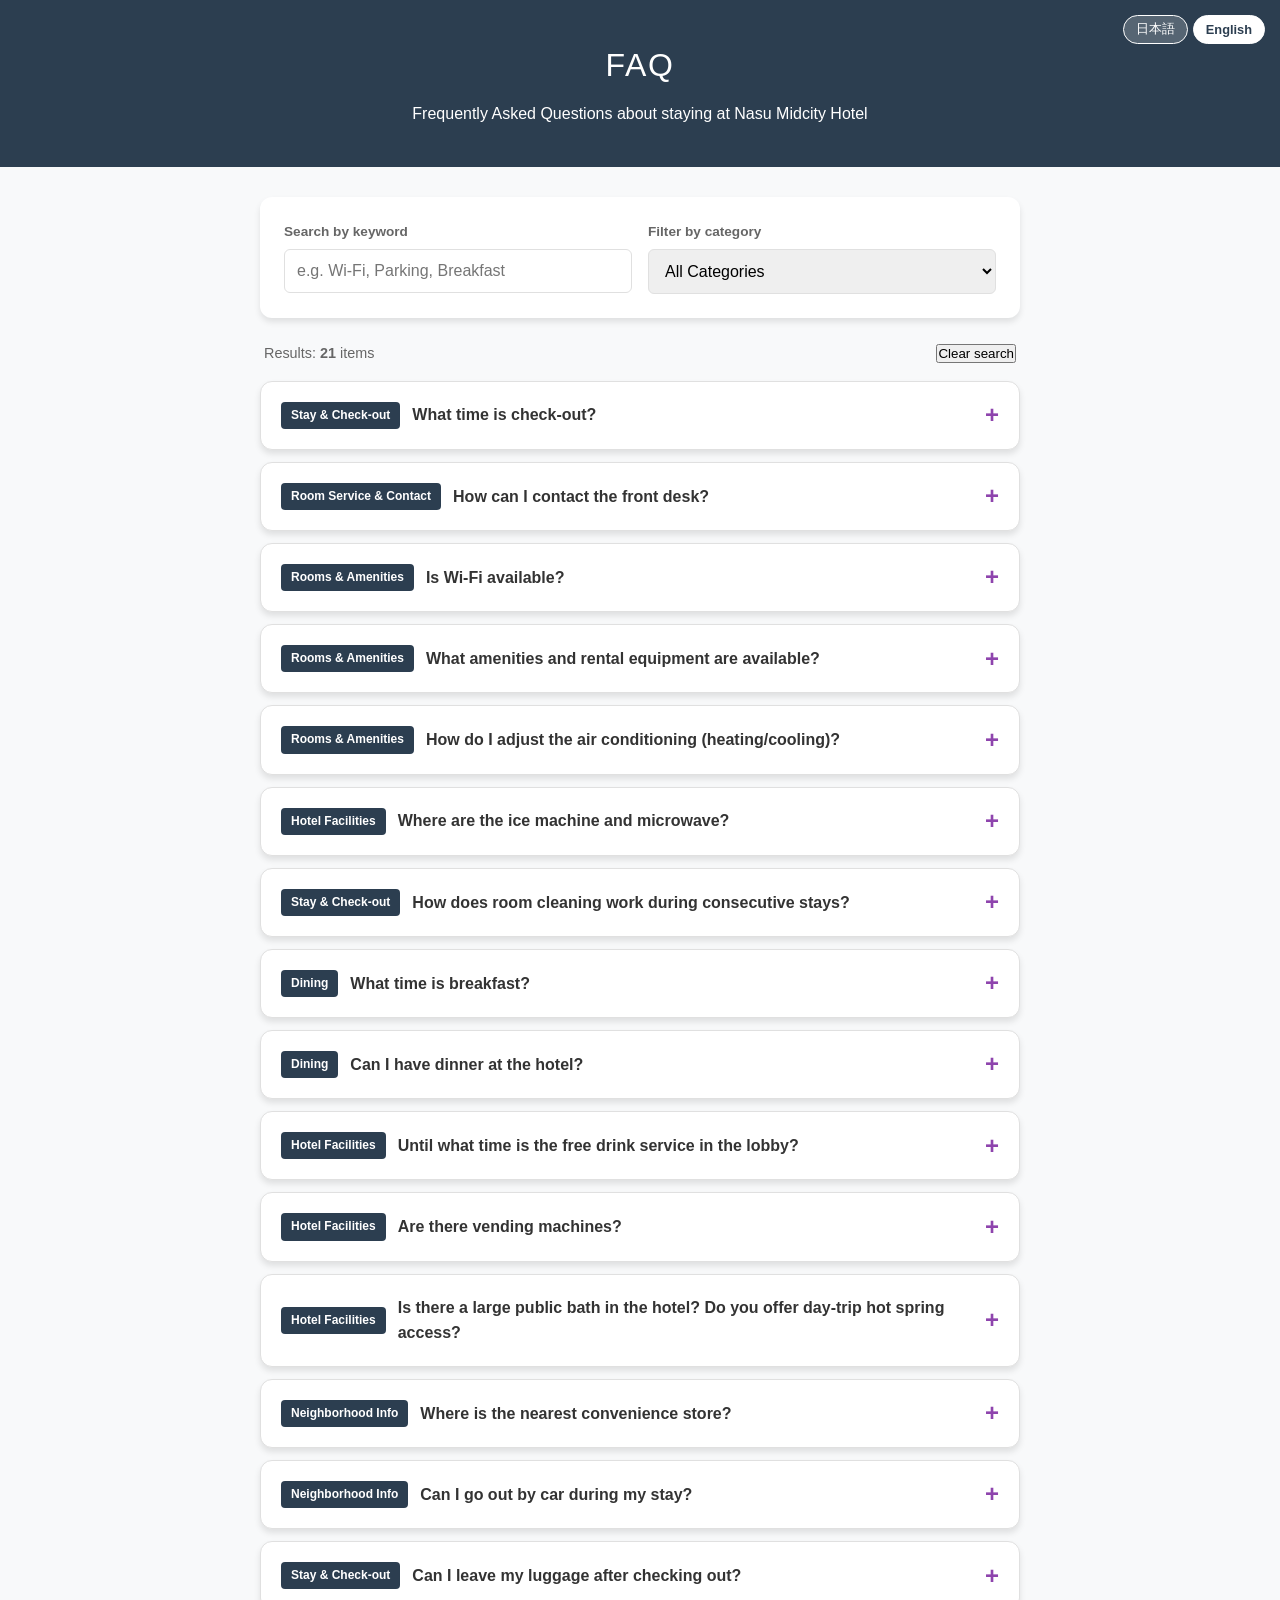
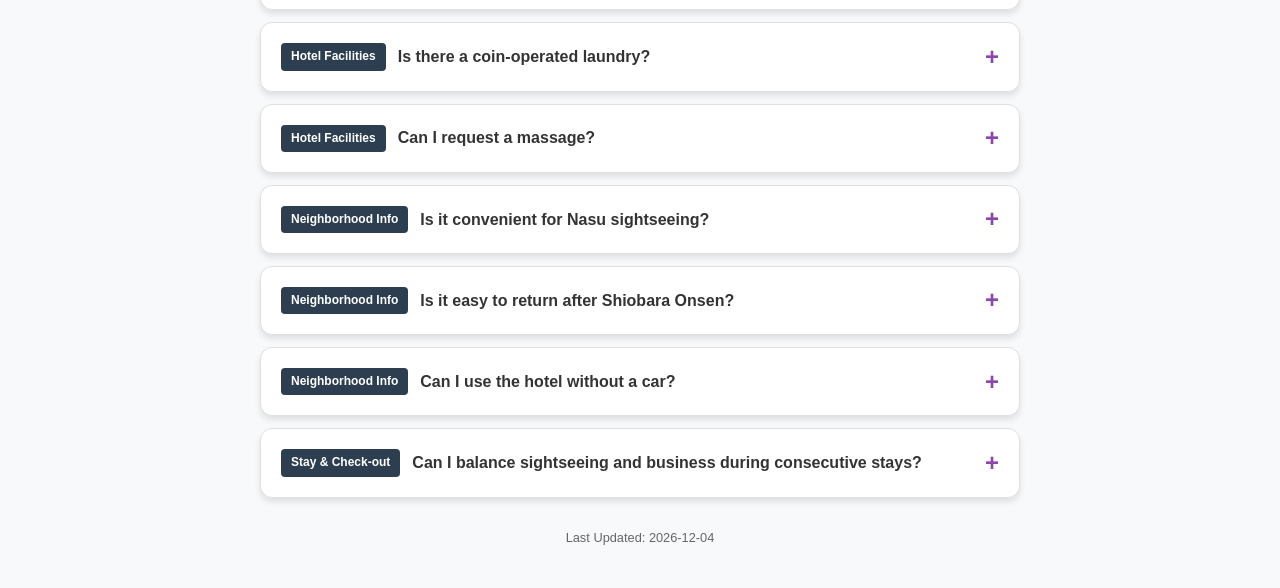
<file: faq/index.html>
<!DOCTYPE html>
<html lang="ja">

<head>
  <meta charset="UTF-8">
  <meta name="viewport" content="width=device-width, initial-scale=1.0">
  <title>よくあるご質問 | 那須ミッドシティホテル</title>
  <script>
    // 即時言語判定 (FOUC防止)
    (function () {
      const savedLang = localStorage.getItem('preferredLanguage');
      const userLang = savedLang || (navigator.language.startsWith('ja') ? 'ja' : 'en');
      if (userLang === 'en') {
        document.documentElement.classList.add('lang-en');
      }
    })();
  </script>
  <style>
    :root {
      --primary-color: #2c3e50;
      --accent-color: #8e44ad;
      --bg-color: #f8f9fa;
      --card-bg: #ffffff;
      --text-main: #333333;
      --text-muted: #666666;
      --border-color: #e0e0e0;
      --shadow: 0 4px 6px rgba(0, 0, 0, 0.1);
      --transition: all 0.3s ease;
    }

    * {
      box-sizing: border-box;
      margin: 0;
      padding: 0;
    }

    body {
      font-family: "Helvetica Neue", Arial, "Hiragino Kaku Gothic ProN", "Hiragino Sans", Meiryo, sans-serif;
      background-color: var(--bg-color);
      color: var(--text-main);
      line-height: 1.6;
      padding-bottom: 40px;
    }

    header {
      background-color: var(--primary-color);
      color: white;
      padding: 40px 20px;
      text-align: center;
      margin-bottom: 30px;
      position: relative;
    }

    header h1 {
      font-size: 2rem;
      margin-bottom: 10px;
      font-weight: 300;
      letter-spacing: 0.05em;
    }

    /* 言語切り替えボタン */
    .lang-switch {
      position: absolute;
      top: 15px;
      right: 15px;
      display: flex;
      gap: 5px;
    }

    .lang-btn {
      background: rgba(255, 255, 255, 0.2);
      color: white;
      border: 1px solid white;
      padding: 5px 12px;
      border-radius: 20px;
      cursor: pointer;
      font-size: 0.8rem;
      transition: var(--transition);
    }

    .lang-btn.active {
      background: white;
      color: var(--primary-color);
      font-weight: bold;
    }

    .lang-btn:hover {
      background: rgba(255, 255, 255, 0.4);
    }

    .container {
      max-width: 800px;
      margin: 0 auto;
      padding: 0 20px;
    }

    /* 検索・フィルターエリア */
    .controls {
      background: var(--card-bg);
      padding: 24px;
      border-radius: 12px;
      box-shadow: var(--shadow);
      margin-bottom: 24px;
      display: grid;
      grid-template-columns: 1fr 1fr;
      gap: 16px;
    }

    @media (max-width: 600px) {
      .controls {
        grid-template-columns: 1fr;
      }
    }

    .input-group {
      display: flex;
      flex-direction: column;
      gap: 6px;
    }

    .input-group label {
      font-size: 0.85rem;
      color: var(--text-muted);
      font-weight: bold;
    }

    input,
    select {
      padding: 12px;
      border: 1px solid var(--border-color);
      border-radius: 6px;
      font-size: 1rem;
      outline: none;
      transition: var(--transition);
    }

    input:focus,
    select:focus {
      border-color: var(--accent-color);
      box-shadow: 0 0 0 3px rgba(142, 68, 173, 0.1);
    }

    .result-bar {
      display: flex;
      justify-content: space-between;
      align-items: center;
      margin-bottom: 16px;
      padding: 0 4px;
      font-size: 0.9rem;
      color: var(--text-muted);
    }

    #clearBtn {
      background: none;
      border: none;
      color: var(--accent-color);
      cursor: pointer;
      text-decoration: underline;
      padding: 4px;
    }

    /* FAQ リスト */
    .faq {
      background: var(--card-bg);
      border-radius: 12px;
      margin-bottom: 12px;
      box-shadow: var(--shadow);
      overflow: hidden;
      border: 1px solid var(--border-color);
      transition: var(--transition);
    }

    .faq:hover {
      transform: translateY(-2px);
      box-shadow: 0 6px 12px rgba(0, 0, 0, 0.15);
    }

    summary {
      padding: 20px;
      cursor: pointer;
      list-style: none;
      display: flex;
      align-items: center;
      gap: 12px;
      font-weight: bold;
      position: relative;
    }

    summary::-webkit-details-marker {
      display: none;
    }

    summary::after {
      content: "+";
      position: absolute;
      right: 20px;
      font-size: 1.5rem;
      color: var(--accent-color);
      transition: var(--transition);
    }

    details[open] summary::after {
      content: "−";
      transform: rotate(180deg);
    }

    .badge {
      background: var(--primary-color);
      color: white;
      padding: 4px 10px;
      border-radius: 4px;
      font-size: 0.75rem;
      white-space: nowrap;
    }

    .q {
      flex-grow: 1;
    }

    .a {
      padding: 0 20px 20px 20px;
      border-top: 1px solid var(--border-color);
      background-color: #fafbfc;
    }

    .a p {
      padding-top: 15px;
      color: var(--text-main);
    }

    .source {
      margin-top: 20px;
      padding-top: 15px;
      border-top: 1px dashed var(--border-color);
      display: flex;
      flex-wrap: wrap;
      gap: 8px;
      align-items: center;
    }

    .pill {
      font-size: 0.8rem;
      color: var(--text-muted);
    }

    a.pill {
      background: #f0f0f0;
      padding: 4px 12px;
      border-radius: 20px;
      text-decoration: none;
      color: var(--primary-color);
      transition: var(--transition);
      border: 1px solid transparent;
    }

    a.pill:hover {
      background: var(--accent-color);
      color: white;
    }

    .notice {
      background: white;
      padding: 40px;
      text-align: center;
      border-radius: 12px;
      box-shadow: var(--shadow);
      color: var(--text-muted);
    }

    .footer-info {
      text-align: center;
      margin-top: 30px;
      font-size: 0.8rem;
      color: var(--text-muted);
    }

    /* 言語別表示制御 */
    [lang="en"] .lang-ja,
    [lang="ja"] .lang-en,
    html.lang-en .lang-ja,
    html:not(.lang-en) .lang-en {
      display: none !important;
    }

    html.lang-en .lang-en {
      display: block !important;
    }

    html:not(.lang-en) .lang-ja {
      display: block !important;
    }

    /* 適切なインライン表示のため */
    html.lang-en span.lang-en {
      display: inline !important;
    }

    html:not(.lang-en) span.lang-ja {
      display: inline !important;
    }
  </style>
  <script id="faq-jsonld" type="application/ld+json"></script>
</head>

<body>

  <header>
    <div class="lang-switch">
      <button class="lang-btn" id="btnJa" onclick="setLanguage('ja')">日本語</button>
      <button class="lang-btn" id="btnEn" onclick="setLanguage('en')">English</button>
    </div>
    <h1 class="lang-ja">よくあるご質問</h1>
    <h1 class="lang-en">FAQ</h1>
    <p class="lang-ja">那須ミッドシティホテルへのご宿泊に関するFAQ</p>
    <p class="lang-en">Frequently Asked Questions about staying at Nasu Midcity Hotel</p>
  </header>

  <div class="container">
    <div class="controls">
      <div class="input-group">
        <label for="searchInput" id="searchLabelJa" class="lang-ja">キーワードで検索</label>
        <label for="searchInput" id="searchLabelEn" class="lang-en">Search by keyword</label>
        <input type="text" id="searchInput" placeholder="例：Wi-Fi, 駐車場, 朝食">
      </div>
      <div class="input-group">
        <label for="categorySelect" id="categoryLabelJa" class="lang-ja">カテゴリで絞り込み</label>
        <label for="categorySelect" id="categoryLabelEn" class="lang-en">Filter by category</label>
        <select id="categorySelect">
          <!-- JSで動的に追加されます -->
        </select>
      </div>
    </div>

    <div class="result-bar">
      <span class="lang-ja">該当件数: <strong id="resultCountJa">0</strong> 件</span>
      <span class="lang-en">Results: <strong id="resultCountEn">0</strong> items</span>
      <button id="clearBtnJa" class="lang-ja">検索をクリア</button>
      <button id="clearBtnEn" class="lang-en">Clear search</button>
    </div>

    <div id="faqList">
      <!-- JSで動的に追加されます -->
    </div>

    <div class="footer-info">
      <span class="lang-ja">最終更新日: <span id="lastUpdatedJa"></span></span>
      <span class="lang-en">Last Updated: <span id="lastUpdatedEn"></span></span>
    </div>
  </div>


  <script>
    // -------------------------------
    // 言語設定管理
    // -------------------------------
    let currentLang = 'ja';

    const translations = {
      ja: {
        title: "よくあるご質問 | 那須ミッドシティホテル",
        searchPlaceholder: "例：Wi-Fi, 駐車場, 朝食",
        allCategories: "すべてのカテゴリ",
        noResults: "該当するQ&Aが見つかりませんでした。キーワードを変えてお試しください。",
        sourceLabel: "出典：",
        nearbyOnsen: "近隣日帰り温泉ガイド"
      },
      en: {
        title: "FAQ | Nasu Midcity Hotel",
        searchPlaceholder: "e.g. Wi-Fi, Parking, Breakfast",
        allCategories: "All Categories",
        noResults: "No matching Q&A found. Please try different keywords.",
        sourceLabel: "Source:",
        nearbyOnsen: "Nearby Day-trip Hot Spring Guide"
      }
    };

    function setLanguage(lang) {
      currentLang = lang;
      if (lang === 'en') {
        document.documentElement.classList.add('lang-en');
      } else {
        document.documentElement.classList.remove('lang-en');
      }
      document.documentElement.setAttribute('lang', lang);
      localStorage.setItem('preferredLanguage', lang);

      // タイトル更新
      document.title = translations[lang].title;

      // ボタンの活性状態
      document.getElementById('btnJa').classList.toggle('active', lang === 'ja');
      document.getElementById('btnEn').classList.toggle('active', lang === 'en');

      // プレースホルダー更新
      document.getElementById('searchInput').placeholder = translations[lang].searchPlaceholder;

      // カテゴリとリストの再描画
      buildCategoryOptions();
      update();
    }

    // -------------------------------
    // FAQデータ
    // -------------------------------
    const qaData = [
      {
        id: "checkin-checkout",
        category: { ja: "滞在・チェックアウト", en: "Stay & Check-out" },
        q: { ja: "チェックアウトは何時ですか？", en: "What time is check-out?" },
        a: {
          ja: ["チェックアウトは 11:00 です。", "延長をご希望の場合はフロントまでお問い合わせください（追加料金がかかります）。"],
          en: ["Check-out is at 11:00 AM.", "Please contact the front desk if you wish to extend your stay (additional charges apply)."]
        },
        sources: []
      },
      {
        id: "front-desk-call",
        category: { ja: "ルームサービス・連絡", en: "Room Service & Contact" },
        q: { ja: "フロントへの連絡方法を教えてください。", en: "How can I contact the front desk?" },
        a: {
          ja: ["お部屋の電話機より「フロント（内線：9番）」へおかけください。"],
          en: ["Please dial '9' (front desk extension) from your room phone."]
        },
        sources: []
      },
      {
        id: "wifi",
        category: { ja: "客室・アメニティ", en: "Rooms & Amenities" },
        q: { ja: "Wi‑Fi（インターネット）は使えますか？", en: "Is Wi‑Fi available?" },
        a: {
          ja: ["全客室でWi‑Fi、および有線LANが無料で利用可能です。", "有線LANケーブルは客室内に備え付けております。"],
          en: ["Complimentary Wi‑Fi and wired LAN are available in all guest rooms.", "A LAN cable is provided in your room."]
        },
        sources: []
      },
      {
        id: "amenities",
        category: { ja: "客室・アメニティ", en: "Rooms & Amenities" },
        q: { ja: "アメニティや貸出備品は何がありますか？", en: "What amenities and rental equipment are available?" },
        a: {
          ja: ["客室にはパジャマ、タオル、ドライヤー、加湿機能付き空気清浄機などを用意しております。", "追加の枕、毛布、アイロン、なども貸出可能です（フロントまでご連絡ください）。"],
          en: ["Rooms are equipped with pajamas, towels, a hair dryer, and an air purifier with a humidifying function.", "Additional pillows, blankets, irons, etc., are also available for rent (please contact the front desk)."]
        },
        sources: []
      },
      {
        id: "air-conditioner",
        category: { ja: "客室・アメニティ", en: "Rooms & Amenities" },
        q: { ja: "空調（冷暖房）の調整はどうすればよいですか？", en: "How do I adjust the air conditioning (heating/cooling)?" },
        a: {
          ja: ["お部屋の壁側にあるコントローラーで操作いただけます。", "季節により全館一括管理での切り替えとなる場合がございます。詳細はフロントまでお問い合わせください。"],
          en: ["You can operate it using the controller on the wall in your room.", "Depending on the season, the system may be managed centrally for the entire building. Please contact the front desk for details."]
        },
        sources: []
      },
      {
        id: "ice-microwave",
        category: { ja: "館内施設", en: "Hotel Facilities" },
        q: { ja: "製氷機や電子レンジはどこにありますか？", en: "Where are the ice machine and microwave?" },
        a: {
          ja: ["館内の１Fフロア（自動販売機コーナー）に設置しております。", "製氷機は角氷の自動販売機です（無料）。"],
          en: ["They are located on the 1st floor (vending machine corner).", "The ice machine is a vending machine for ice cubes (500g for 100 yen)."]
        },
        sources: []
      },
      {
        id: "room-cleaning",
        category: { ja: "滞在・チェックアウト", en: "Stay & Check-out" },
        q: { ja: "連泊中の部屋の清掃はどのようになりますか？", en: "How does room cleaning work during consecutive stays?" },
        a: {
          ja: ["午前中からお昼過ぎにかけて順次清掃にお伺いいたします。", "清掃が不要な場合は「起こさないでください」のカードをドアノブにお掛けください。"],
          en: ["Cleaning is performed sequentially from morning until early afternoon.", "If you do not require cleaning, please hang the 'Do Not Disturb' card on your doorknob."]
        },
        sources: []
      },
      {
        id: "breakfast",
        category: { ja: "お食事", en: "Dining" },
        q: { ja: "朝食の時間は？", en: "What time is breakfast?" },
        a: {
          ja: ["朝食は 6:45〜9:30（最終入場 9:15）にて、場所は1階レストランにてご用意しております。"],
          en: ["Breakfast is served from 6:45 to 9:30 AM (last entry 9:15 AM) at the 1st-floor restaurant."]
        },
        sources: []
      },
      {
        id: "restaurant-dinner",
        category: { ja: "お食事", en: "Dining" },
        q: { ja: "夕食はホテル内で食べられますか？", en: "Can I have dinner at the hotel?" },
        a: {
          ja: ["１Fレストランにて 17:30〜21:00（ラストオーダー20:00）でご用意しております。", "日によって満席の場合もございますので、事前にお電話でのご確認をおすすめします。"],
          en: ["Dinner is available at the 1st-floor restaurant from 5:30 to 9:00 PM (last order 8:00 PM).", "The restaurant may be full on some days, so we recommend calling in advance to check availability."]
        },
        sources: []
      },
      {
        id: "cafe",
        category: { ja: "館内施設", en: "Hotel Facilities" },
        q: { ja: "ロビーのフリードリンクは何時までですか？", en: "Until what time is the free drink service in the lobby?" },
        a: {
          ja: ["ロビーでのセルフカフェサービスは 15:00〜22:00 および 朝 6:00〜9:00 の間、無料でご利用いただけます。", "お部屋への持ち込みも可能です。"],
          en: ["The self-service cafe in the lobby is available free of charge from 3:00 to 10:00 PM and 6:00 to 9:00 AM.", "You may also take drinks to your room."]
        },
        sources: []
      },
      {
        id: "vending-machine",
        category: { ja: "館内施設", en: "Hotel Facilities" },
        q: { ja: "自動販売機はありますか？", en: "Are there vending machines?" },
        a: {
          ja: ["ソフトドリンクの自動販売機をご用意しております。"],
          en: ["Vending machines for soft drinks are available."]
        },
        sources: []
      },
      {
        id: "public-bath",
        category: { ja: "館内施設", en: "Hotel Facilities" },
        q: { ja: "ホテル内に大浴場はありますか？ 日帰り入浴（温泉）はやっていますか？", en: "Is there a large public bath in the hotel? Do you offer day-trip hot spring access?" },
        a: {
          ja: [
            "大変申し訳ございません、ご用意致しておりません。",
            "ホテル周辺に、入浴施設がございますのでよろしければ下記のURLをクリックしてください。",
            "<a href='https://sage-rolypoly-96be1c.netlify.app/' style='display: flex; justify-content: space-between; align-items: center; background: white; border: 2px solid #007aff; border-radius: 12px; padding: 15px; text-decoration: none; color: #333; font-weight: bold; width: 100%; box-shadow: 0 4px 0 #007aff; box-sizing: border-box;'><span style='font-size: 0.9rem; word-break: break-all;'>近隣日帰り温泉ガイド</span><span style='color: #007aff; margin-left: 10px;'>＞</span></a>"
          ],
          en: [
            "We apologize, but we do not have a large public bath on-site.",
            "There are bathing facilities near the hotel. Please click the URL below for more information.",
            "<a href='https://sage-rolypoly-96be1c.netlify.app/' style='display: flex; justify-content: space-between; align-items: center; background: white; border: 2px solid #007aff; border-radius: 12px; padding: 15px; text-decoration: none; color: #333; font-weight: bold; width: 100%; box-shadow: 0 4px 0 #007aff; box-sizing: border-box;'><span style='font-size: 0.9rem; word-break: break-all;'>Nearby Day-trip Hot Spring Guide</span><span style='color: #007aff; margin-left: 10px;'>＞</span></a>"
          ]
        },
        sources: []
      },
      {
        id: "convenience-store",
        category: { ja: "周辺情報", en: "Neighborhood Info" },
        q: { ja: "一番近いコンビニはどこですか？", en: "Where is the nearest convenience store?" },
        a: {
          ja: ["ホテル正面玄関を出てすぐのところに「セブンイレブン」がございます。"],
          en: ["There is a '7-Eleven' right outside the hotel's main entrance."]
        },
        sources: []
      },
      {
        id: "parking",
        category: { ja: "周辺情報", en: "Neighborhood Info" },
        q: { ja: "滞在中に車での外出は可能ですか？", en: "Can I go out by car during my stay?" },
        a: {
          ja: ["可能です。フロントにてお手続きが必要な場合がございますので、お出かけ前にフロントスタッフへお声がけください。"],
          en: ["Yes, you can. Some procedures may be required at the front desk, so please speak to our staff before leaving."]
        },
        sources: []
      },
      {
        id: "luggage",
        category: { ja: "滞在・チェックアウト", en: "Stay & Check-out" },
        q: { ja: "チェックアウト後に荷物を預けられますか？", en: "Can I leave my luggage after checking out?" },
        a: {
          ja: ["はい、フロントにて無料でお預かりいたします。当日中のお引き取りをお願いいたします。"],
          en: ["Yes, we can store it for free at the front desk. Please pick up your luggage by the end of the day."]
        },
        sources: []
      },
      {
        id: "laundry",
        category: { ja: "館内施設", en: "Hotel Facilities" },
        q: { ja: "コインランドリーはありますか？", en: "Is there a coin-operated laundry?" },
        a: {
          ja: ["１Fに洗濯機乾燥機一体型を設置しています（有料）。洗剤はフロントにて販売しております。"],
          en: ["A combined drum-type washer and dryer is available on the 1st floor (paid). Detergent is sold at the front desk."]
        },
        sources: []
      },
      {
        id: "massage",
        category: { ja: "館内施設", en: "Hotel Facilities" },
        q: { ja: "マッサージはお願いできますか？", en: "Can I request a massage?" },
        a: {
          ja: ["ホテル指定のマッサージは現在休業中のため、大変恐れ入りますが、ご手配は出来かねます。", "なお、お客様ご自身の手配によるマッサージ等の業者など、ご宿泊者以外の客室への出入りはお断りさせていただいております。"],
          en: ["The hotel-designated massage service is currently suspended, so unfortunately, we cannot arrange it.", "Please note that external massage providers or other non-guests are not allowed to enter guest rooms."]
        },
        sources: []
      },
      {
        id: "nasu-sightseeing-hub",
        category: { ja: "周辺情報", en: "Neighborhood Info" },
        q: { ja: "那須観光に便利ですか？", en: "Is it convenient for Nasu sightseeing?" },
        a: {
          ja: ["当ホテルは那須塩原駅前の「那須地域のハブホテル」として、那須高原・塩原温泉・大田原の3方面へのアクセスに非常に便利です。", "連泊して毎日異なるエリアへ観光に出かける拠点として最適です。"],
          en: ["As a 'Hub Hotel' located in front of Nasu-Shiobara Station, we offer excellent access to the Nasu Highlands, Shiobara Onsen, and Ohtawara areas.", "Our hotel is an ideal base for multi-day trips, allowing you to explore different areas each day."]
        },
        sources: [
          {
            label: { ja: "那須地域観光ガイド", en: "Nasu Area Sightseeing Guide" },
            url: "https://nasu-area-guide.netlify.app/"
          }
        ]
      },
      {
        id: "shiobara-onsen-access",
        category: { ja: "周辺情報", en: "Neighborhood Info" },
        q: { ja: "塩原温泉の後に戻りやすいですか？", en: "Is it easy to return after Shiobara Onsen?" },
        a: {
          ja: ["はい、塩原温泉エリアからはお車やバスで約45〜50分ほどで戻ることが可能です。", "昼間に塩原の紅葉や滝を楽しみ、夜は駅前の当ホテルでゆっくりお休みいただくというスケジュールも人気です。"],
          en: ["Yes, you can return from the Shiobara Onsen area in about 45 to 50 minutes by car or bus.", "It is a popular choice to enjoy the autumn leaves or waterfalls in Shiobara during the day and then relax at our station-front hotel at night."]
        },
        sources: [
          {
            label: { ja: "近隣日帰り温泉ガイド", en: "Nearby Day-trip Hot Spring Guide" },
            url: "https://nasu-onsen-guide.netlify.app/"
          }
        ]
      },
      {
        id: "no-car-access",
        category: { ja: "周辺情報", en: "Neighborhood Info" },
        q: { ja: "車なしでも利用できますか？", en: "Can I use the hotel without a car?" },
        a: {
          ja: ["はい、那須塩原駅（西口）から徒歩圏内にあり、公共交通機関でのご利用に最適です。", "駅からは各観光地への路線バスやタクシー、レンタカーもすぐに見つかります。また、ホテルの目の前にはコンビニ（セブンイレブン）もあり便利です。"],
          en: ["Yes, we are within walking distance of Nasu-Shiobara Station (West Exit), making us ideal for those using public transport.", "Local buses to various sightseeing spots, taxis, and rental cars are all available near the station. There is also a 7-Eleven convenience store right in front of the hotel."]
        },
        sources: [
          {
            label: { ja: "那須地域観光ガイド", en: "Nasu Area Sightseeing Guide" },
            url: "https://nasu-area-guide.netlify.app/"
          }
        ]
      },
      {
        id: "sightseeing-business-balance",
        category: { ja: "滞在・チェックアウト", en: "Stay & Check-out" },
        q: { ja: "連泊で観光と出張を両立できますか？", en: "Can I balance sightseeing and business during consecutive stays?" },
        a: {
          ja: ["はい、全室Wi-Fi完備でデスクも備えておりますので、テレワークや出張にも対応可能です。", "お仕事の合間に近隣の日帰り温泉でリフレッシュしたり、休日は那須観光を楽しんだりと、ワーケーションのような滞在もおすすめです。"],
          en: ["Yes, all rooms are equipped with Wi-Fi and a desk, suitable for teleworking or business trips.", "We recommend a 'workation' style stay where you can refresh at a nearby day-trip hot spring between work tasks and enjoy Nasu sightseeing on your days off."]
        },
        sources: [
          {
            label: { ja: "近隣日帰り温泉ガイド", en: "Nearby Day-trip Hot Spring Guide" },
            url: "https://nasu-onsen-guide.netlify.app/"
          }
        ]
      }
    ];

    // -------------------------------
    // 表示ロジック
    // -------------------------------
    const $faqList = document.getElementById("faqList");
    const $searchInput = document.getElementById("searchInput");
    const $categorySelect = document.getElementById("categorySelect");
    const $clearBtnJa = document.getElementById("clearBtnJa");
    const $clearBtnEn = document.getElementById("clearBtnEn");
    const $resultCountJa = document.getElementById("resultCountJa");
    const $resultCountEn = document.getElementById("resultCountEn");
    const $lastUpdatedJa = document.getElementById("lastUpdatedJa");
    const $lastUpdatedEn = document.getElementById("lastUpdatedEn");

    function escapeHtml(str) {
      return String(str)
        .replaceAll("&", "&amp;")
        .replaceAll("<", "&lt;")
        .replaceAll(">", "&gt;")
        .replaceAll('"', "&quot;")
        .replaceAll("'", "&#039;");
    }

    function uniqueCategories(data) {
      return [...new Set(data.map(x => x.category[currentLang]))].sort((a, b) => a.localeCompare(b, currentLang));
    }

    function buildCategoryOptions() {
      const previousValue = $categorySelect.value;
      $categorySelect.innerHTML = "";

      const allOpt = document.createElement("option");
      allOpt.value = "all";
      allOpt.textContent = translations[currentLang].allCategories;
      $categorySelect.appendChild(allOpt);

      const cats = uniqueCategories(qaData);
      for (const c of cats) {
        const opt = document.createElement("option");
        opt.value = c;
        opt.textContent = c;
        $categorySelect.appendChild(opt);
      }

      // もし前の選択が有効なら戻す（翻訳後の値でマッチするかは微妙だが）
      if (previousValue !== "all") {
        // 実際には言語切り替え時に選択をリセットする方が安全
        $categorySelect.value = "all";
      }
    }

    function matches(item, keyword, category) {
      const kw = keyword.trim().toLowerCase();
      const itemCat = item.category[currentLang];
      const inCategory = (category === "all") || (itemCat === category);
      if (!inCategory) return false;
      if (!kw) return true;

      const itemQ = item.q[currentLang];
      const itemA = item.a[currentLang] || [];
      const itemSources = (item.sources || []).map(s => s.label[currentLang]);

      const hay = [
        itemCat,
        itemQ,
        ...itemA,
        ...itemSources
      ].join(" ").toLowerCase();

      return hay.includes(kw);
    }

    function renderFaq(list) {
      $faqList.innerHTML = "";

      if (list.length === 0) {
        const empty = document.createElement("div");
        empty.className = "notice";
        empty.textContent = translations[currentLang].noResults;
        $faqList.appendChild(empty);
        return;
      }

      for (const item of list) {
        const details = document.createElement("details");
        details.className = "faq";
        details.id = item.id;

        const summary = document.createElement("summary");
        summary.innerHTML = `
      <span class="badge">${escapeHtml(item.category[currentLang])}</span>
      <div class="q">
        <p>${escapeHtml(item.q[currentLang])}</p>
      </div>
    `;

        const answer = document.createElement("div");
        answer.className = "a";
        // HTMLが含まれる場合があるので、エスケープせずに出力する可能性があるが
        // ここでは安全のために a タグ以外は考慮しないか、もしくはそのまま入れる
        answer.innerHTML = (item.a[currentLang] || []).map(p => `<p>${p}</p>`).join("");

        const source = document.createElement("div");
        source.className = "source";
        if (item.sources && item.sources.length > 0) {
          source.innerHTML = `
          <span class="pill">${translations[currentLang].sourceLabel}</span>
          ${(item.sources || []).map(s => {
            return `<a class="pill" href="${escapeHtml(s.url)}" style="display: flex; justify-content: space-between; align-items: center; width: 100%; padding: 12px 15px; background: white; border: 2px solid #007aff; border-radius: 12px; text-decoration: none; color: #333; font-weight: bold; margin-top: 10px; box-shadow: 0 4px 0 #007aff; box-sizing: border-box;"><span style="flex: 1;">${escapeHtml(s.label[currentLang])}</span><span style="color: #007aff; margin-left: 10px;">＞</span></a>`;
          }).join("")}
        `;
        } else {
          source.style.display = "none";
        }

        answer.appendChild(source);
        details.appendChild(summary);
        details.appendChild(answer);
        $faqList.appendChild(details);
      }
    }

    function update() {
      const keyword = $searchInput.value || "";
      const category = $categorySelect.value || "all";
      const filtered = qaData.filter(item => matches(item, keyword, category));
      $resultCountJa.textContent = String(filtered.length);
      $resultCountEn.textContent = String(filtered.length);
      renderFaq(filtered);

      buildJsonLd(qaData);
    }

    function buildJsonLd(allData) {
      const top = allData.slice(0, 10);
      const jsonLd = {
        "@context": "https://schema.org",
        "@type": "FAQPage",
        "mainEntity": top.map(x => ({
          "@type": "Question",
          "name": x.q[currentLang],
          "acceptedAnswer": {
            "@type": "Answer",
            "text": (x.a[currentLang] || []).join("\n").replace(/<[^>]*>?/gm, '') // HTMLタグを除去
          }
        }))
      };
      const el = document.getElementById("faq-jsonld");
      el.textContent = JSON.stringify(jsonLd, null, 2);
    }

    function setLastUpdated() {
      const d = new Date();
      const yyyy = d.getFullYear();
      const mm = String(d.getMonth() + 1).padStart(2, "0");
      const dd = String(d.getDate()).padStart(2, "0");
      const dateStr = `${yyyy}-${mm}-${dd}`;
      $lastUpdatedJa.textContent = dateStr;
      $lastUpdatedEn.textContent = dateStr;
    }

    // イベント
    $searchInput.addEventListener("input", () => update());
    $categorySelect.addEventListener("change", () => update());

    const clearHandler = () => {
      $searchInput.value = "";
      $categorySelect.value = "all";
      update();
    };
    $clearBtnJa.addEventListener("click", clearHandler);
    $clearBtnEn.addEventListener("click", clearHandler);

    // 初期化
    (function init() {
      // 保存された設定またはブラウザ言語の取得
      const savedLang = localStorage.getItem('preferredLanguage');
      const browserLang = navigator.language.startsWith('ja') ? 'ja' : 'en';
      const initialLang = savedLang || browserLang;

      setLanguage(initialLang);
      setLastUpdated();
    })();
  </script>

</body>

</html>
</file>
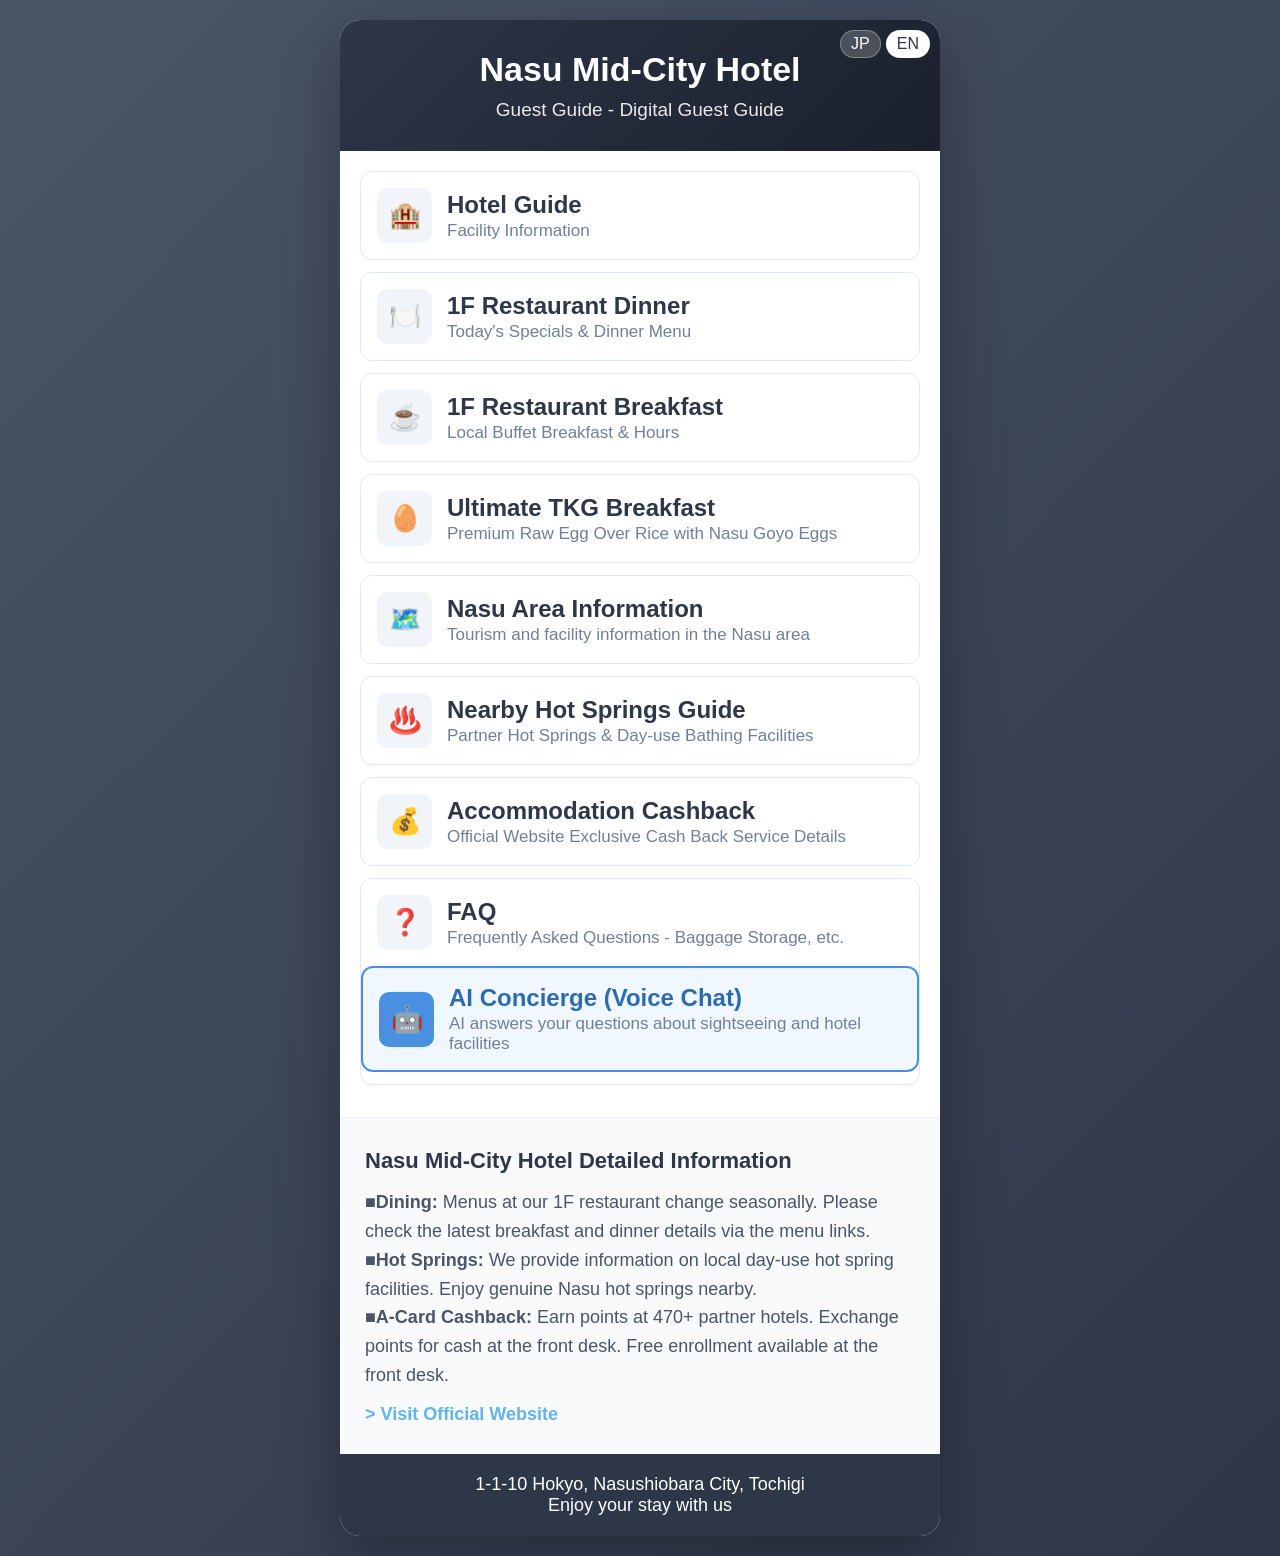
<file: guide/index.html>
<!DOCTYPE html>
<html lang="ja">

<head>
    <meta charset="UTF-8">
    <meta name="viewport" content="width=device-width, initial-scale=1.0">
    <title>那須ミッドシティホテル - 客室案内（公式）</title>
    <script>
        // 即時言語判定 (FOUC防止)
        (function () {
            const savedLang = localStorage.getItem('preferredLanguage');
            const userLang = savedLang || (navigator.language.startsWith('ja') ? 'ja' : 'en');
            if (userLang === 'en') {
                document.documentElement.classList.add('lang-en');
            }
        })();
    </script>
    <style>
        * {
            margin: 0;
            padding: 0;
            box-sizing: border-box;
        }

        body {
            font-family: 'Yu Gothic', 'Meiryo', sans-serif;
            background: linear-gradient(135deg, #4a5568 0%, #2d3748 100%);
            min-height: 100vh;
            padding: 20px;
        }

        .container {
            max-width: 600px;
            margin: 0 auto;
            background: white;
            border-radius: 20px;
            box-shadow: 0 20px 60px rgba(0, 0, 0, 0.3);
            overflow: hidden;
        }

        .header {
            background: linear-gradient(135deg, #2d3748 0%, #1a202c 100%);
            color: white;
            padding: 30px 20px;
            text-align: center;
        }

        .header h1 {
            font-size: 34px;
            margin-bottom: 10px;
            font-weight: 600;
        }

        .header p {
            font-size: 19px;
            opacity: 0.9;
        }

        .menu-list {
            padding: 20px;
        }

        .menu-item {
            background: #fff;
            margin-bottom: 12px;
            border-radius: 12px;
            border: 1px solid #e2e8f0;
            overflow: hidden;
            transition: all 0.2s ease;
        }

        .menu-item:hover {
            background: #f7fafc;
            transform: scale(1.02);
        }

        .menu-link {
            display: flex;
            align-items: center;
            padding: 16px;
            text-decoration: none;
            color: #2d3748;
        }

        .icon {
            width: 55px;
            height: 55px;
            background: #f1f5f9;
            border-radius: 10px;
            display: flex;
            align-items: center;
            justify-content: center;
            font-size: 26px;
            margin-right: 15px;
            flex-shrink: 0;
        }

        .menu-content {
            flex: 1;
        }

        .menu-title {
            font-size: 24px;
            font-weight: 600;
            margin-bottom: 2px;
        }

        .menu-description {
            font-size: 17px;
            color: #718096;
        }

        /* AI用隠しテキストセクション */
        .ai-info-section {
            padding: 25px;
            background: #f8fafc;
            border-top: 1px solid #edf2f7;
            color: #4a5568;
            font-size: 18px;
            line-height: 1.6;
        }

        .ai-info-section h2 {
            font-size: 22px;
            margin-bottom: 10px;
            color: #2d3748;
        }

        .footer {
            background: #2d3748;
            padding: 20px;
            text-align: center;
            color: white;
            font-size: 18px;
        }

        .official-link {
            display: inline-block;
            margin-top: 10px;
            color: #63b3ed;
            text-decoration: none;
            font-weight: bold;
        }

        @media (max-width: 480px) {
            .header h1 {
                font-size: 29px;
            }

            .menu-title {
                font-size: 22px;
            }
        }

        /* 言語切り替えボタン */
        .lang-switch {
            position: absolute;
            top: 10px;
            right: 10px;
            display: flex;
            gap: 5px;
        }

        .lang-btn {
            background: rgba(255, 255, 255, 0.2);
            border: 1px solid rgba(255, 255, 255, 0.3);
            color: white;
            padding: 4px 10px;
            border-radius: 20px;
            font-size: 16px;
            cursor: pointer;
            transition: all 0.2s;
        }

        .lang-btn.active {
            background: white;
            color: #2d3748;
        }

        /* 言語表示制御 */
        html.lang-en [lang="ja"] {
            display: none !important;
        }

        html.lang-en [lang="en"] {
            display: block !important;
        }

        html:not(.lang-en) [lang="en"] {
            display: none !important;
        }

        html:not(.lang-en) [lang="ja"] {
            display: block !important;
        }
    </style>
</head>

<body>
    <div class="container" style="position: relative;">
        <div class="lang-switch">
            <button class="lang-btn" id="btn-ja" onclick="setLanguage('ja')">JP</button>
            <button class="lang-btn" id="btn-en" onclick="setLanguage('en')">EN</button>
        </div>

        <div class="header">
            <h1 id="title-main">那須ミッドシティホテル</h1>
            <p id="header-desc">宿泊者専用ガイド - Digital Guest Guide</p>
        </div>

        <div class="menu-list">
            <div class="menu-item">
                <a href="https://nasu-midcity-info.netlify.app/" class="menu-link">
                    <div class="icon">🏨</div>
                    <div class="menu-content">
                        <div class="menu-title" id="menu-1-t">設備・サービス案内</div>
                        <div class="menu-description" id="menu-1-d">館内施設のご案内</div>
                    </div>
                </a>
            </div>

            <div class="menu-item">
                <a href="https://nasu-midcity-dinner.netlify.app" class="menu-link">
                    <div class="icon">🍽️</div>
                    <div class="menu-content">
                        <div class="menu-title" id="menu-2-t">１Fレストラン夕食</div>
                        <div class="menu-description" id="menu-2-d">本日のおすすめ・ディナーメニューのご案内</div>
                    </div>
                </a>
            </div>

            <div class="menu-item">
                <a href="https://nasu-midcity-breakfast.netlify.app" class="menu-link">
                    <div class="icon">☕</div>
                    <div class="menu-content">
                        <div class="menu-title" id="menu-3-t">１Fレストラン朝食</div>
                        <div class="menu-description" id="menu-3-d">地産地消バイキング・営業時間のご案内</div>
                    </div>
                </a>
            </div>

            <div class="menu-item">
                <a href="https://nasu-midcity-tkg.netlify.app" class="menu-link">
                    <div class="icon">🥚</div>
                    <div class="menu-content">
                        <div class="menu-title" id="menu-4-t">特別な卵かけごはん朝食</div>
                        <div class="menu-description" id="menu-4-d">那須御養卵を使用したこだわりの逸品</div>
                    </div>
                </a>
            </div>

            <div class="menu-item">
                <a href="https://nasu-area-guide.netlify.app/" class="menu-link">
                    <div class="icon">🗺️</div>
                    <div class="menu-content">
                        <div class="menu-title" id="menu-8-t">那須地域情報</div>
                        <div class="menu-description" id="menu-8-d">那須地域の観光・施設情報</div>
                    </div>
                </a>
            </div>

            <div class="menu-item">
                <a href="https://nasu-onsen-guide.netlify.app" class="menu-link">
                    <div class="icon">♨️</div>
                    <div class="menu-content">
                        <div class="menu-title" id="menu-5-t">近隣温泉案内</div>
                        <div class="menu-description" id="menu-5-d">へのご案内</div>
                    </div>
                </a>
            </div>

            <div class="menu-item">
                <a href="https://nasu-midcity-cashback.netlify.app" class="menu-link">
                    <div class="icon">💰</div>
                    <div class="menu-content">
                        <div class="menu-title" id="menu-6-t">宿泊キャッシュバック</div>
                        <div class="menu-description" id="menu-6-d">公式サイト限定・現金還元サービスの詳細</div>
                    </div>
                </a>
            </div>

            <div class="menu-item">
                <a href="https://nasu-midcity-faq.netlify.app" class="menu-link">
                    <div class="icon">❓</div>
                    <div class="menu-content">
                        <div class="menu-title" id="menu-7-t">各種Q＆A</div>
                        <div class="menu-description" id="menu-7-d">よくあるご質問・チェックイン前後の荷物預かり等</div>
                    </div>
                </a>
                <div class="menu-item" style="border: 2px solid #4a90e2; background: #f0f7ff;">
                <a href="concierge.html" class="menu-link">
                    <div class="icon" style="background: #4a90e2; color: white;">🤖</div>
                    <div class="menu-content">
                        <div class="menu-title" id="menu-ai-t" style="color: #2b6cb0;">AIコンシェルジュ</div>
                        <div class="menu-description" id="menu-ai-d">音声で観光案内・質問に答えます</div>
                    </div>
                </a>
            </div>
        </div>
        </div>

        <div class="ai-info-section">
            <h2 id="ai-section-title">那須ミッドシティホテル 宿泊者向け詳細情報</h2>
            <div id="ai-section-content">
                <p><strong>■夕食・朝食の変更について：</strong>１階の当レストランでは、季節に合わせたメニュー変更を行っております。最新のディナーおよび特別な卵かけごはん、地産地消の朝食バイキング詳細は各メニューよりご確認ください。
                </p>
                <p><strong>■温泉施設のご案内：</strong>ホテル周辺の「日帰り温泉施設」をご案内しております。大浴場に代わる本格的な那須の湯をお楽しみいただけるよう、情報も提供中です。おすすめ温泉！大鷹の湯(五ツ星源泉の宿)
                </p>
                <p><strong>■Aカード宿泊キャッシュバック：</strong>Aカードは、全国470以上の加盟ホテルで利用できるポイントカードです。宿泊料金に応じてポイントが貯まり、貯まったポイントは加盟ホテルのフロントで現金としてキャッシュバックを受けられます。フロントスタッフに「Aカードに入会したい」とお伝えください。当ホテルはＡカード加盟店！
                    Ａカードポイントが２倍（税抜の２０％）となるお得なプランが新登場！ Ａカード会員の方はもちろん、初めての方もこの機会に是非ご利用下さい。
                    入会金・年会費無料で、お申し込みいただければ、その場でカードを発行致します。</p>
            </div>
            <a href="https://www.nasu-midcity.com/" class="official-link" id="official-link">＞ 那須ミッドシティホテル 公式サイトはこちら</a>
        </div>

        <div class="footer">
            <p id="footer-address">那須塩原市方京1-1-10</p>
            <p>Enjoy your stay with us</p>
        </div>
    </div>

    <script>
        const translations = {
            ja: {
                title: "那須ミッドシティホテル - 客室案内（公式）",
                mainTitle: "那須ミッドシティホテル",
                headerDesc: "宿泊者専用ガイド - Digital Guest Guide",
                menu1t: "設備・サービス案内",
                menu1d: "館内施設のご案内",
                menu2t: "１Fレストラン夕食",
                menu2d: "本日のおすすめ・ディナーメニューのご案内",
                menu3t: "１Fレストラン朝食",
                menu3d: "地産地消バイキング・営業時間のご案内",
                menu4t: "特別な卵かけごはん朝食",
                menu4d: "那須御養卵を使用したこだわりの逸品",
                menu5t: "近隣温泉案内",
                menu5d: "日帰り入浴施設へのご案内",
                menu6t: "宿泊キャッシュバック",
                menu6d: "公式サイト限定・現金還元サービスの詳細",
                menu7t: "各種Q＆A",
                menu7d: "よくあるご質問・チェックイン前後の荷物預かり等",
                menu8t: "那須地域情報",
                menu8d: "那須地域の観光・施設情報",
                menuAit: "AIコンシェルジュ（音声対話）",
                menuAid: "AIが音声で観光案内やご質問にお答えします",
                aiTitle: "那須ミッドシティホテル 宿泊者向け詳細情報",
                aiContent: `
                    <p><strong>■夕食・朝食の変更について：</strong>１階の当レストランでは、季節に合わせたメニュー変更を行っております。最新のディナーおよび特別な卵かけごはん朝食、地産地消の朝食バイキング詳細は各メニューよりご確認ください。</p>
                    <p><strong>■温泉施設のご案内：</strong>ホテル周辺の「日帰り温泉施設」をご案内しております。大浴場に代わる本格的な那須の湯をお楽しみいただけるよう、情報も提供中です。おすすめ温泉！大鷹の湯(五ツ星源泉の宿)</p>
                    <p><strong>■Aカード宿泊キャッシュバック：</strong>Aカードは、全国470以上の加盟ホテルで利用できるポイントカードです。宿泊料金に応じてポイントが貯まり、貯まったポイントは加盟ホテルのフロントで現金としてキャッシュバックを受けられます。フロントスタッフに「Aカードに入会したい」とお伝えください。当ホテルはＡカード加盟店！ Ａカードポイントが２倍（税抜の２０％）となるお得なプランが新登場！ Ａカード会員の方はもちろん、初めての方もこの機会に是非ご利用下さい。 入会金・年会費無料で、お申し込みいただければ、その場でカードを発行致します。</p>
                `,
                official: "＞ 那須ミッドシティホテル 公式サイトはこちら",
                address: "那須塩原市方京1-1-10"
            },
            en: {
                title: "Nasu Mid-City Hotel - Guest Guide (Official)",
                mainTitle: "Nasu Mid-City Hotel",
                headerDesc: "Guest Guide - Digital Guest Guide",
                menu1t: "Hotel Guide",
                menu1d: "Facility Information",
                menu2t: "1F Restaurant Dinner",
                menu2d: "Today's Specials & Dinner Menu",
                menu3t: "1F Restaurant Breakfast",
                menu3d: "Local Buffet Breakfast & Hours",
                menu4t: "Ultimate TKG Breakfast",
                menu4d: "Premium Raw Egg Over Rice with Nasu Goyo Eggs",
                menu5t: "Nearby Hot Springs Guide",
                menu5d: "Partner Hot Springs & Day-use Bathing Facilities",
                menu6t: "Accommodation Cashback",
                menu6d: "Official Website Exclusive Cash Back Service Details",
                menu7t: "FAQ",
                menu7d: "Frequently Asked Questions - Baggage Storage, etc.",
                menu8t: "Nasu Area Information",
                menu8d: "Tourism and facility information in the Nasu area",
                menuAit: "AI Concierge (Voice Chat)",
                menuAid: "AI answers your questions about sightseeing and hotel facilities",
                aiTitle: "Nasu Mid-City Hotel Detailed Information",
                aiContent: `
                    <p><strong>■Dining:</strong> Menus at our 1F restaurant change seasonally. Please check the latest breakfast and dinner details via the menu links.</p>
                    <p><strong>■Hot Springs:</strong> We provide information on local day-use hot spring facilities. Enjoy genuine Nasu hot springs nearby.</p>
                    <p><strong>■A-Card Cashback:</strong> Earn points at 470+ partner hotels. Exchange points for cash at the front desk. Free enrollment available at the front desk.</p>
                `,
                official: "> Visit Official Website",
                address: "1-1-10 Hokyo, Nasushiobara City, Tochigi"
            }
        };

        function setLanguage(lang) {
            if (lang === 'en') {
                document.documentElement.classList.add('lang-en');
            } else {
                document.documentElement.classList.remove('lang-en');
            }

            const t = translations[lang];
            document.title = t.title;
            document.getElementById('title-main').textContent = t.mainTitle;
            document.getElementById('header-desc').textContent = t.headerDesc;
            document.getElementById('menu-1-t').textContent = t.menu1t;
            document.getElementById('menu-1-d').textContent = t.menu1d;
            document.getElementById('menu-2-t').textContent = t.menu2t;
            document.getElementById('menu-2-d').textContent = t.menu2d;
            document.getElementById('menu-3-t').textContent = t.menu3t;
            document.getElementById('menu-3-d').textContent = t.menu3d;
            document.getElementById('menu-4-t').textContent = t.menu4t;
            document.getElementById('menu-4-d').textContent = t.menu4d;
            document.getElementById('menu-5-t').textContent = t.menu5t;
            document.getElementById('menu-5-d').textContent = t.menu5d;
            document.getElementById('menu-6-t').textContent = t.menu6t;
            document.getElementById('menu-6-d').textContent = t.menu6d;
            document.getElementById('menu-7-t').textContent = t.menu7t;
            document.getElementById('menu-7-d').textContent = t.menu7d;
            document.getElementById('menu-8-t').textContent = t.menu8t;
            document.getElementById('menu-8-d').textContent = t.menu8d;
            document.getElementById('menu-ai-t').textContent = t.menuAit;
            document.getElementById('menu-ai-d').textContent = t.menuAid;
            document.getElementById('ai-section-title').textContent = t.aiTitle;
            document.getElementById('ai-section-content').innerHTML = t.aiContent;
            document.getElementById('official-link').textContent = t.official;
            document.getElementById('footer-address').textContent = t.address;

            // Update active button
            document.getElementById('btn-ja').classList.toggle('active', lang === 'ja');
            document.getElementById('btn-en').classList.toggle('active', lang === 'en');
            localStorage.setItem('preferredLanguage', lang);
        }

        // Auto detect language
        document.addEventListener('DOMContentLoaded', () => {
            const savedLang = localStorage.getItem('preferredLanguage');
            const userLang = savedLang || (navigator.language.startsWith('ja') ? 'ja' : 'en');
            setLanguage(userLang);
        });
    </script>
</body>

</html>
</file>
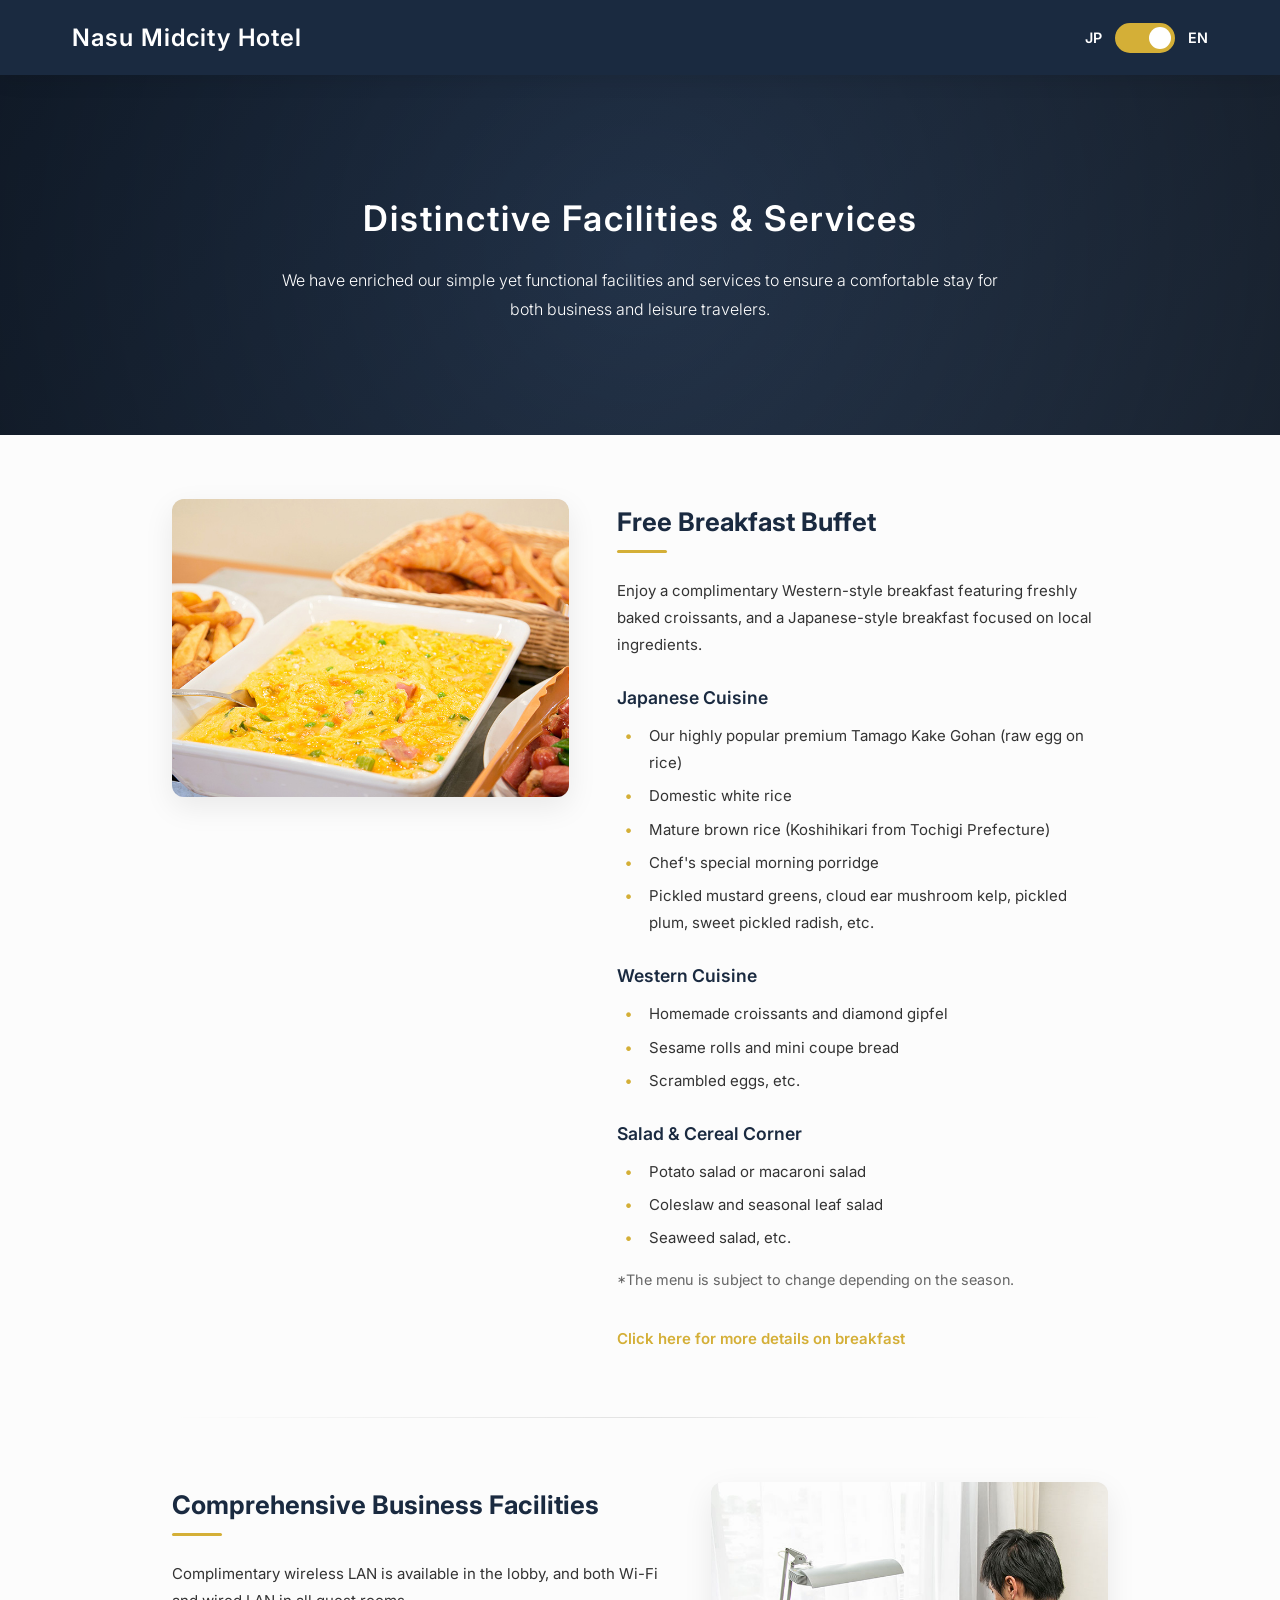
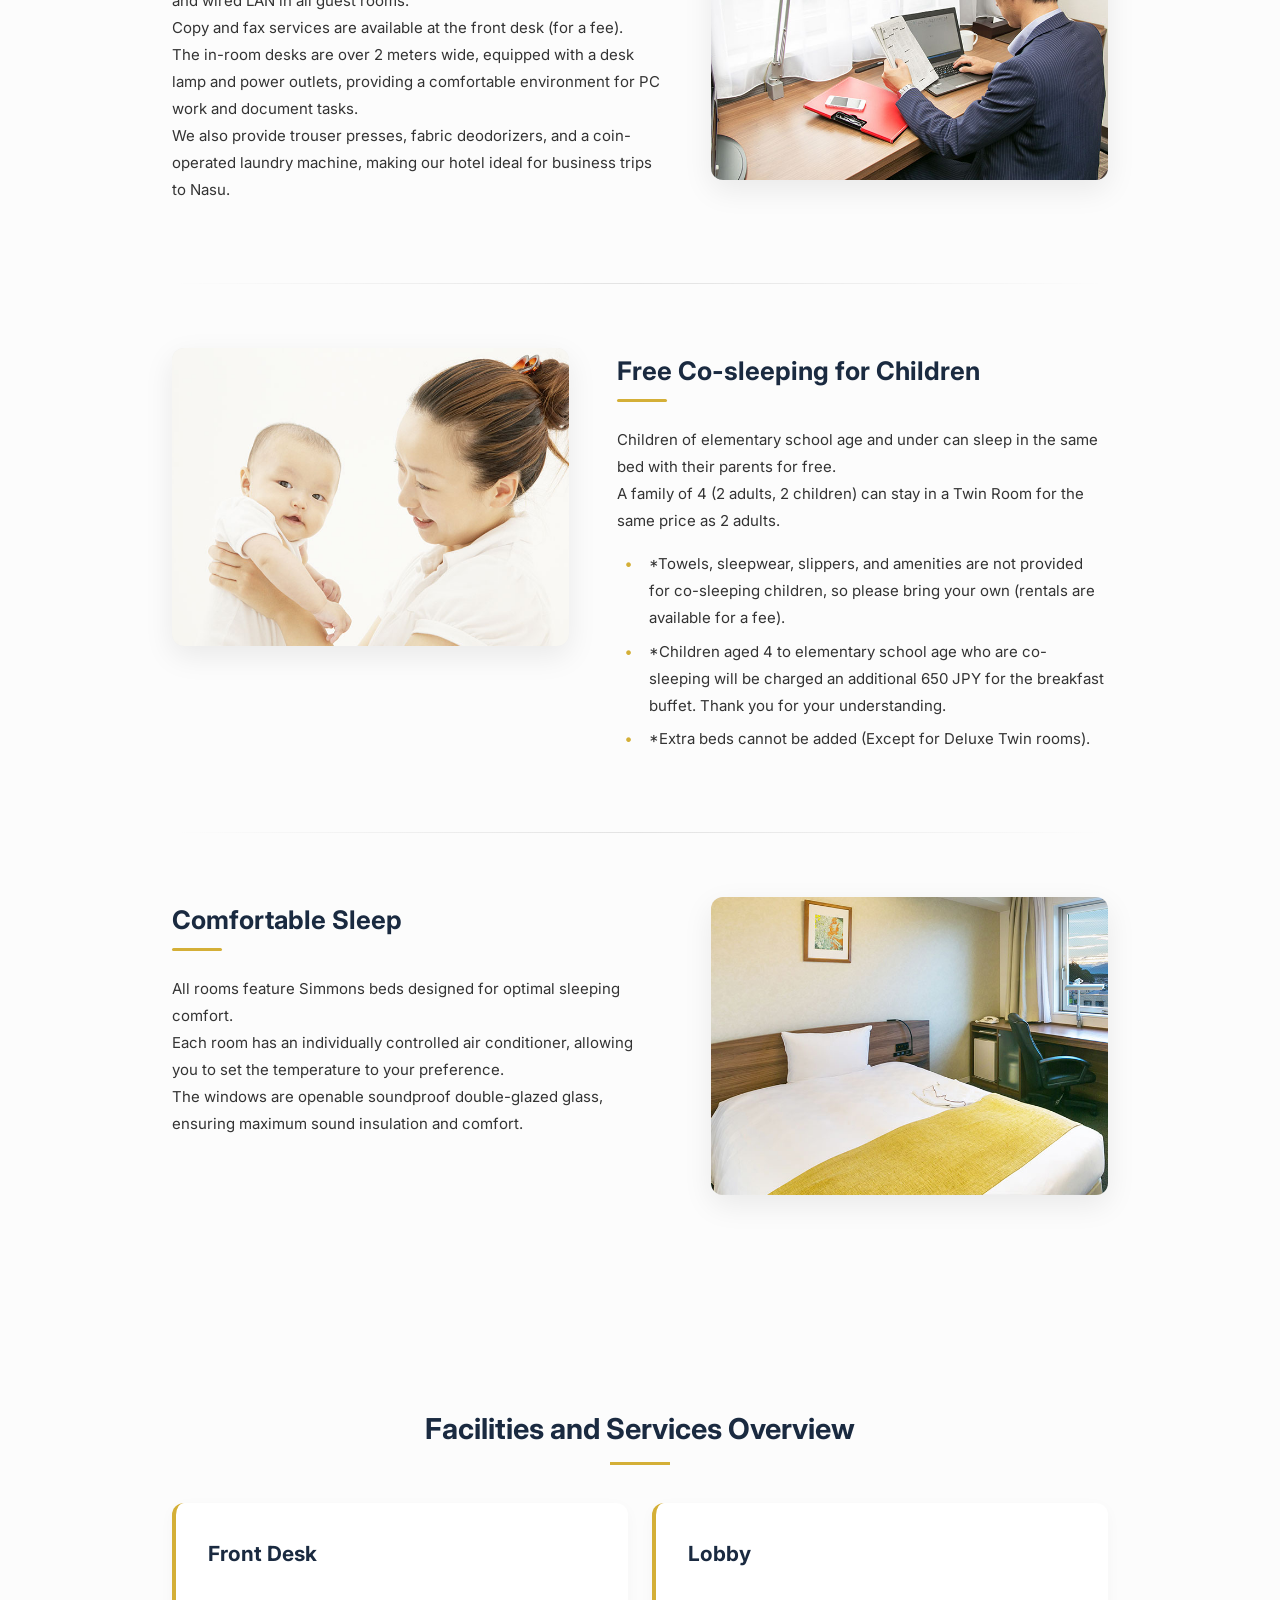
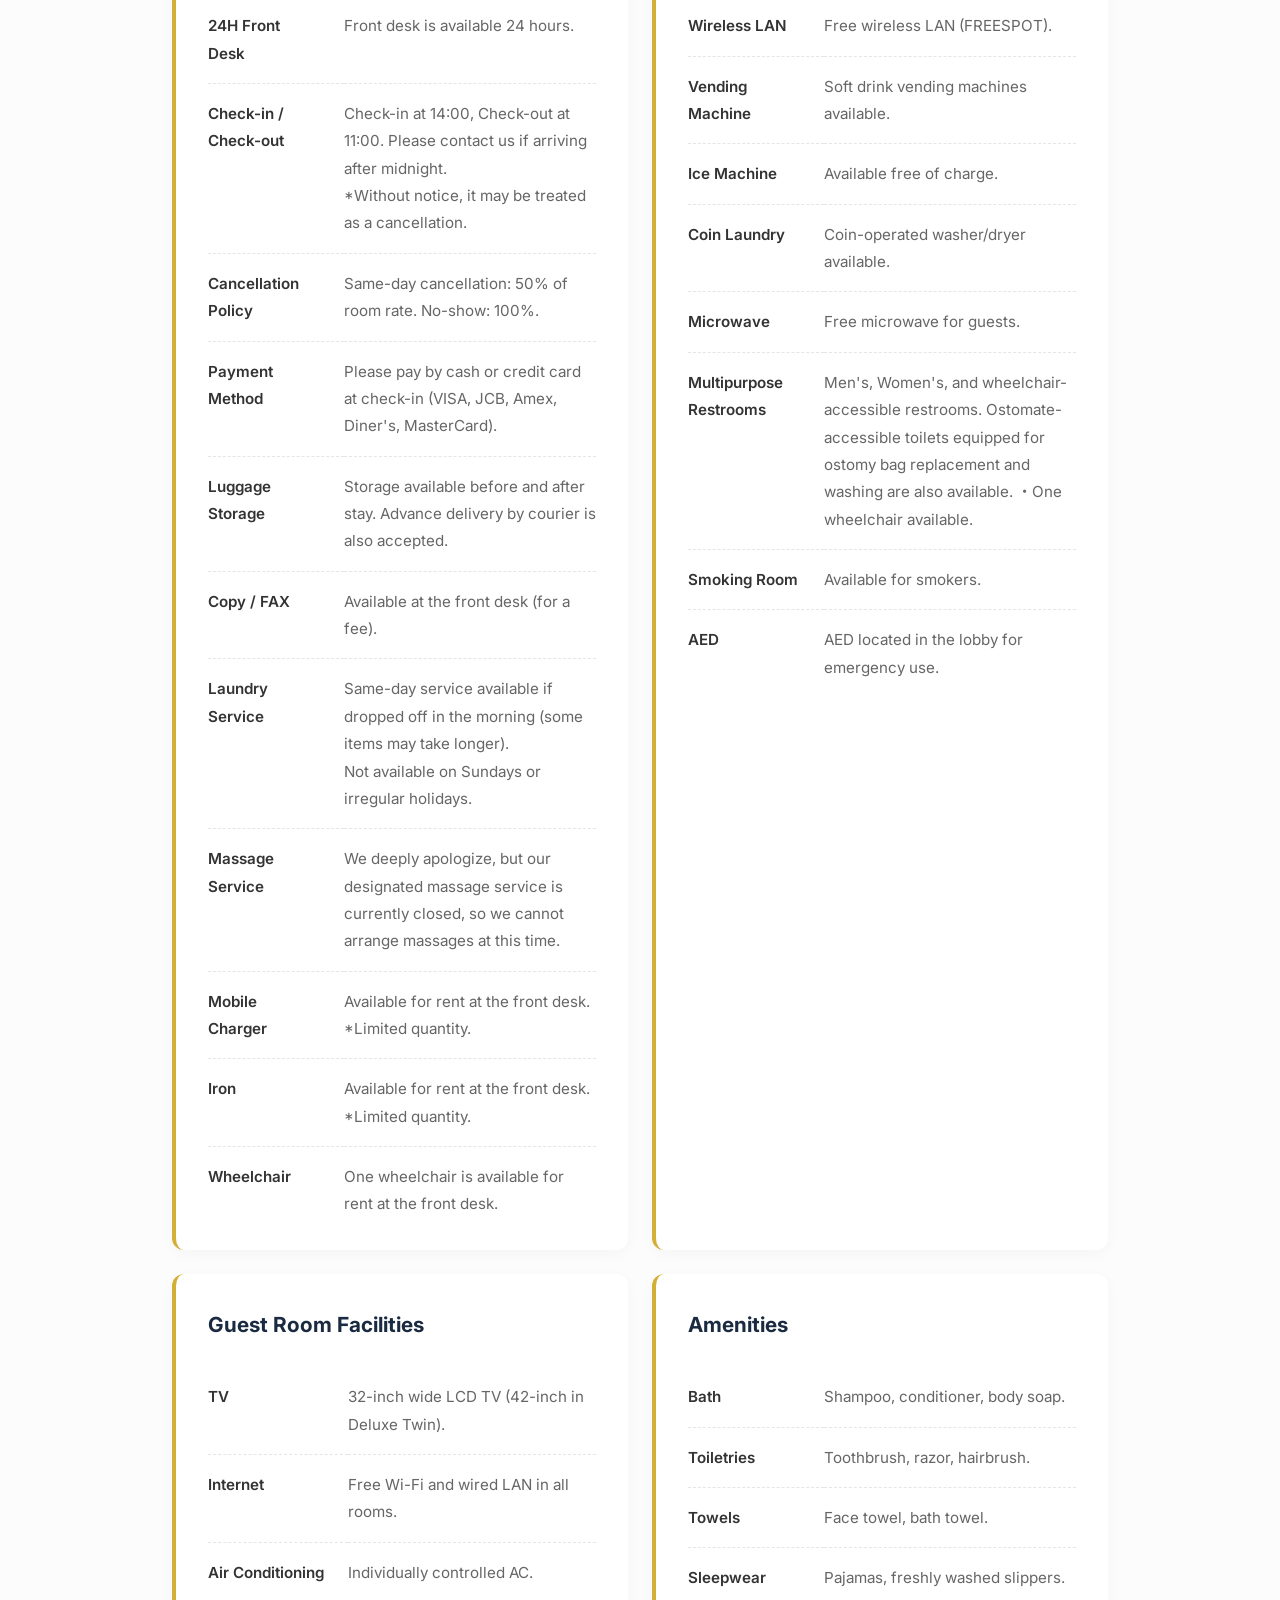
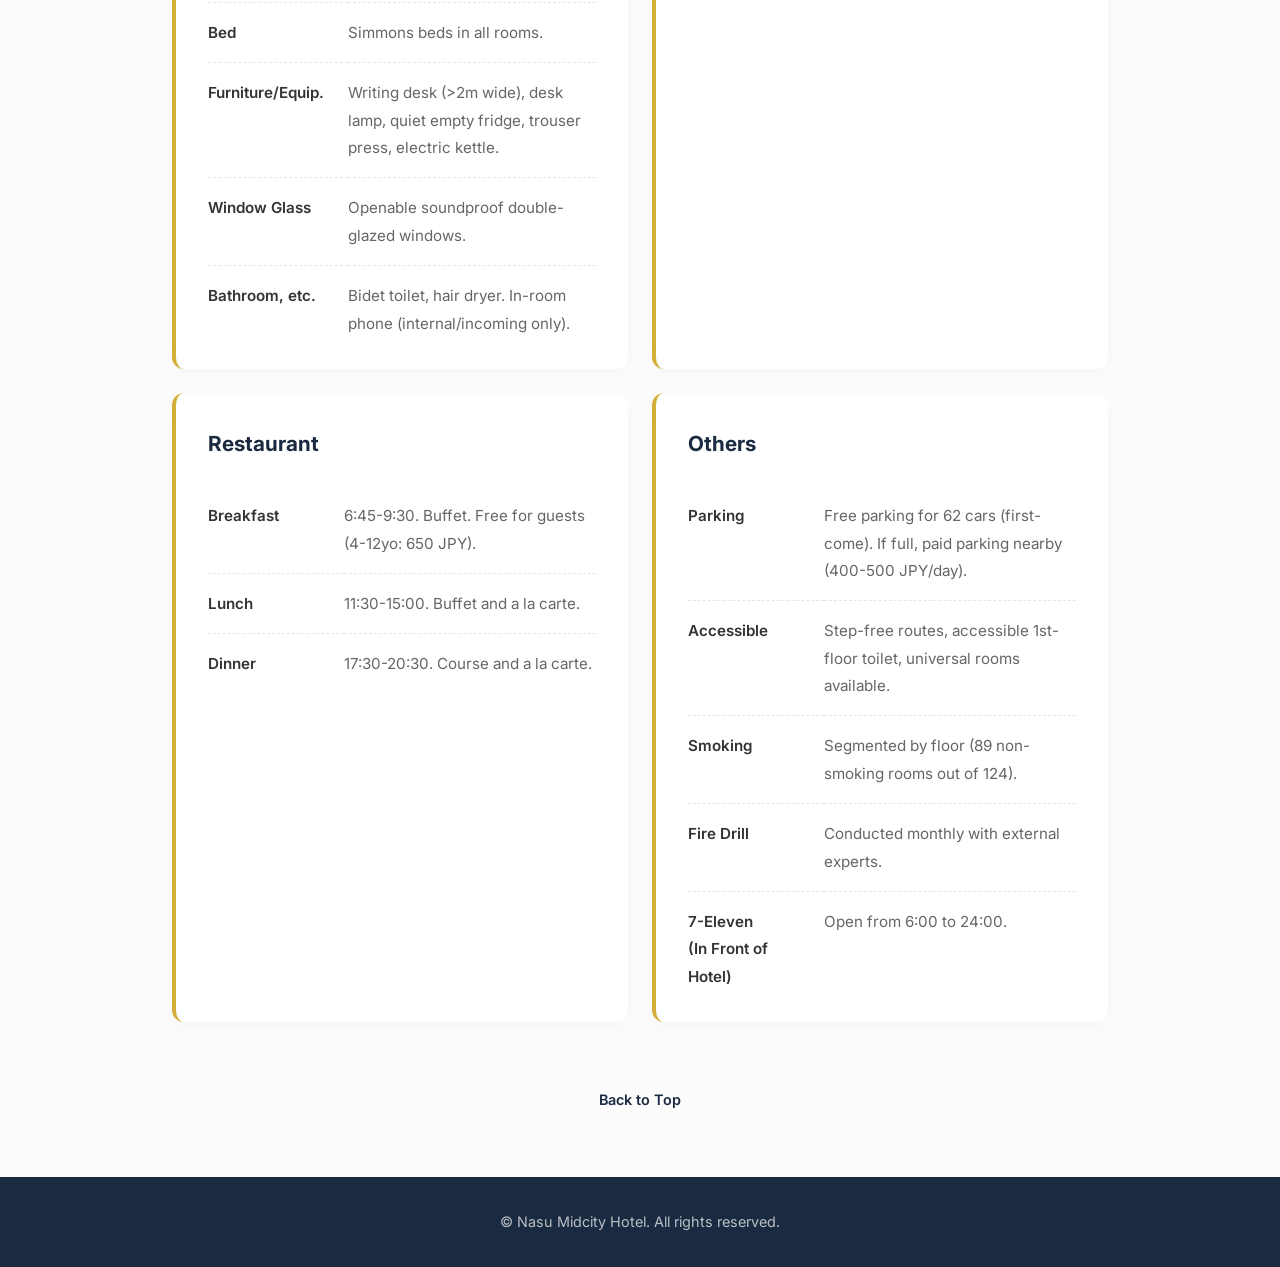
<file: info/index.html>
<!DOCTYPE html>
<html lang="ja">
<head>
    <meta charset="UTF-8">
    <meta name="viewport" content="width=device-width, initial-scale=1.0">
    <title>施設・サービス - 那須ミッドシティホテル</title>
    <link rel="stylesheet" href="styles.css">
    <link href="https://fonts.googleapis.com/css2?family=Inter:wght@300;400;600&family=Noto+Sans+JP:wght@300;400;600&display=swap" rel="stylesheet">
    <meta name="description" content="那須ミッドシティホテルの施設・サービスのご案内。朝食バイキング無料サービス、充実のビジネス対応、お子様の添い寝無料、快適な睡眠などをご紹介します。">
</head>
<body>
    <header class="header">
        <div class="header-content">
            <h1 class="logo">
                <span class="lang-text jp">那須ミッドシティホテル</span>
                <span class="lang-text en">Nasu Midcity Hotel</span>
            </h1>
            <div class="language-switcher">
                <span class="lang-label">JP</span>
                <label class="switch">
                    <input type="checkbox" id="langToggle">
                    <span class="slider round"></span>
                </label>
                <span class="lang-label">EN</span>
            </div>
        </div>
    </header>

    <main>
        <section class="hero">
            <div class="hero-overlay"></div>
            <div class="hero-text">
                <h2 class="animate-up delay-1">
                    <span class="lang-text jp">特徴的な設備とサービス</span>
                    <span class="lang-text en">Distinctive Facilities & Services</span>
                </h2>
                <p class="animate-up delay-2">
                    <span class="lang-text jp">ビジネスや観光、ご家族でのお時間を快適にお過ごしいただけるよう、シンプルかつ機能的な設備とサービスをご提供しております。</span>
                    <span class="lang-text en">We have enriched our simple yet functional facilities and services to ensure a comfortable stay for both business and leisure travelers.</span>
                </p>
            </div>
        </section>

        <section class="services-list container">
            
            <!-- Service 1 -->
            <div class="service-block animate-up">
                <div class="service-image">
                    <!-- 朝食の画像 -->
                    <img src="ph_breakfast.webp" alt="朝食バイキング" class="service-img">
                </div>
                <div class="service-content">
                    <h3>
                        <span class="lang-text jp">朝食バイキング無料サービス</span>
                        <span class="lang-text en">Free Breakfast Buffet</span>
                    </h3>
                    
                    <div class="lang-text jp">
                        <p>地産地消の和朝食や焼きたてクロワッサンを中心とした洋朝食を無料にてお召し上がりいただけます。</p>
                        
                        <h4>和食</h4>
                        <ul>
                            <li>１番人気の特別な卵かけごはん</li>
                            <li>国内産白米</li>
                            <li>栃木県産こしひかりの成熟玄米</li>
                            <li>料理長特製朝粥</li>
                            <li>高菜漬け・きくらげ昆布・梅干・つぼ漬　他</li>
                        </ul>

                        <h4>洋食</h4>
                        <ul>
                            <li>自家製クロワッサンとダイアモンドギッフェリ</li>
                            <li>胡麻ロールとミニコッペ</li>
                            <li>スクランブルエッグ　他</li>
                        </ul>

                        <h4>サラダ・シリアルコーナー</h4>
                        <ul>
                            <li>ポテトサラダまたはマカロニサラダ</li>
                            <li>コールスローと季節の葉物サラダ</li>
                            <li>海藻サラダ　他</li>
                        </ul>
                        <p class="note">※季節によりメニューが変更になる場合がございます。</p>
                        <a href="https://nasu-midcity-breakfast.netlify.app/" class="service-link">朝食の詳細はこちら</a>
                    </div>

                    <div class="lang-text en">
                        <p>Enjoy a complimentary Western-style breakfast featuring freshly baked croissants, and a Japanese-style breakfast focused on local ingredients.</p>
                        
                        <h4>Japanese Cuisine</h4>
                        <ul>
                            <li>Our highly popular premium Tamago Kake Gohan (raw egg on rice)</li>
                            <li>Domestic white rice</li>
                            <li>Mature brown rice (Koshihikari from Tochigi Prefecture)</li>
                            <li>Chef's special morning porridge</li>
                            <li>Pickled mustard greens, cloud ear mushroom kelp, pickled plum, sweet pickled radish, etc.</li>
                        </ul>

                        <h4>Western Cuisine</h4>
                        <ul>
                            <li>Homemade croissants and diamond gipfel</li>
                            <li>Sesame rolls and mini coupe bread</li>
                            <li>Scrambled eggs, etc.</li>
                        </ul>

                        <h4>Salad & Cereal Corner</h4>
                        <ul>
                            <li>Potato salad or macaroni salad</li>
                            <li>Coleslaw and seasonal leaf salad</li>
                            <li>Seaweed salad, etc.</li>
                        </ul>
                        <p class="note">*The menu is subject to change depending on the season.</p>
                        <a href="https://www.nasu-midcity.com/restaurant/index.html#breakfast" class="service-link">Click here for more details on breakfast</a>
                    </div>
                </div>
            </div>

            <hr class="service-divider animate-up">

            <!-- Service 2 -->
            <div class="service-block animate-up">
                <div class="service-image">
                    <!-- ビジネス対応の画像 -->
                    <img src="ph_business.webp" alt="充実のビジネス対応" class="service-img">
                </div>
                <div class="service-content">
                    <h3>
                        <span class="lang-text jp">充実のビジネス対応</span>
                        <span class="lang-text en">Comprehensive Business Facilities</span>
                    </h3>
                    <div class="lang-text jp">
                        <p>インターネットはロビーでは無線LAN、客室ではWiFi・有線LANを無料でご利用いただけます。<br>
                        コピー・FAXはフロントにて承ります（有料）。<br>
                        客室内のデスクは幅2m以上と大きく、デスクライトや電源コンセントも付いているのでPCを使いながらの書類仕事も快適に行なえます。<br>
                        ズボンプレッサーや消臭スプレー、コインランドリーもあり、那須への出張に最適です。</p>
                    </div>
                    <div class="lang-text en">
                        <p>Complimentary wireless LAN is available in the lobby, and both Wi-Fi and wired LAN in all guest rooms.<br>
                        Copy and fax services are available at the front desk (for a fee).<br>
                        The in-room desks are over 2 meters wide, equipped with a desk lamp and power outlets, providing a comfortable environment for PC work and document tasks.<br>
                        We also provide trouser presses, fabric deodorizers, and a coin-operated laundry machine, making our hotel ideal for business trips to Nasu.</p>
                    </div>
                </div>
            </div>

            <hr class="service-divider animate-up">

            <!-- Service 3 -->
            <div class="service-block animate-up">
                <div class="service-image">
                    <!-- お子様の添い寝の画像 -->
                    <img src="ph_family.webp" alt="お子様の添い寝無料" class="service-img">
                </div>
                <div class="service-content">
                    <h3>
                        <span class="lang-text jp">お子様の添い寝無料</span>
                        <span class="lang-text en">Free Co-sleeping for Children</span>
                    </h3>
                    <div class="lang-text jp">
                        <p>小学生以下のお子様は保護者の方と同じベッドで添い寝される場合、宿泊料金が無料です。<br>
                        大人2人小人2人の4人家族でもツインルームで大人2人のときと料金変わらずにお泊りいただけます。</p>
                        <ul class="notes-list">
                            <li>※添寝のお子様のタオル・室内着・スリッパ・アメニティ類はつきませんので、持参してください。（有料レンタル可能）</li>
                            <li>※4歳～小学生の添い寝のお子様は朝食バイキングで別途650円頂戴いたします。ご了承ください。</li>
                            <li>※エキストラベッドの追加は出来ません。（デラックスツインを除く）</li>
                        </ul>
                    </div>
                    <div class="lang-text en">
                        <p>Children of elementary school age and under can sleep in the same bed with their parents for free.<br>
                        A family of 4 (2 adults, 2 children) can stay in a Twin Room for the same price as 2 adults.</p>
                        <ul class="notes-list">
                            <li>*Towels, sleepwear, slippers, and amenities are not provided for co-sleeping children, so please bring your own (rentals are available for a fee).</li>
                            <li>*Children aged 4 to elementary school age who are co-sleeping will be charged an additional 650 JPY for the breakfast buffet. Thank you for your understanding.</li>
                            <li>*Extra beds cannot be added (Except for Deluxe Twin rooms).</li>
                        </ul>
                    </div>
                </div>
            </div>

            <hr class="service-divider animate-up">

            <!-- Service 4 -->
            <div class="service-block animate-up">
                <div class="service-image">
                    <!-- 客室・ベッドの画像 -->
                    <img src="ph_comfort.webp" alt="快適な睡眠" class="service-img">
                </div>
                <div class="service-content">
                    <h3>
                        <span class="lang-text jp">快適な睡眠</span>
                        <span class="lang-text en">Comfortable Sleep</span>
                    </h3>
                    <div class="lang-text jp">
                        <p>すべてのお部屋のベッドは寝心地の良さを追求したシモンズベッドです。<br>
                        エアコンは各部屋でコントロール可能なタイプなので、ご自身の好みに合わせた設定が可能です。<br>
                        窓は開閉可能な防音ペアガラスですので、防音性・快適性を確保しています。</p>
                    </div>
                    <div class="lang-text en">
                        <p>All rooms feature Simmons beds designed for optimal sleeping comfort.<br>
                        Each room has an individually controlled air conditioner, allowing you to set the temperature to your preference.<br>
                        The windows are openable soundproof double-glazed glass, ensuring maximum sound insulation and comfort.</p>
                    </div>
                </div>
            </div>

        </section>

        <section class="detailed-services container animate-up">
            <h2>
                <span class="lang-text jp">設備・サービス一覧表</span>
                <span class="lang-text en">Facilities and Services Overview</span>
            </h2>
            <div class="overview-list">
                
                <!-- フロント -->
                <div class="overview-item">
                    <h4><span class="lang-text jp">フロント</span><span class="lang-text en">Front Desk</span></h4>
                    <table class="overview-table">
                        <tr>
                            <th><span class="lang-text jp">フロント24時間</span><span class="lang-text en">24H Front Desk</span></th>
                            <td>
                                <span class="lang-text jp">フロントは24時間対応です。</span>
                                <span class="lang-text en">Front desk is available 24 hours.</span>
                            </td>
                        </tr>
                        <tr>
                            <th><span class="lang-text jp">チェックイン／<br>チェックアウト</span><span class="lang-text en">Check-in /<br>Check-out</span></th>
                            <td>
                                <span class="lang-text jp">チェックインは14:00、チェックアウトは11:00となります。チェックインが24時を過ぎる場合は必ずご連絡ください。<br>※連絡のない場合、キャンセル扱いになる場合がございます。</span>
                                <span class="lang-text en">Check-in at 14:00, Check-out at 11:00. Please contact us if arriving after midnight.<br>*Without notice, it may be treated as a cancellation.</span>
                            </td>
                        </tr>
                        <tr>
                            <th><span class="lang-text jp">キャンセルポリシー</span><span class="lang-text en">Cancellation Policy</span></th>
                            <td>
                                <span class="lang-text jp">当日のキャンセルは、宿泊料金の50％、ご連絡無しの場合は、宿泊料金の100％を頂戴いたします。</span>
                                <span class="lang-text en">Same-day cancellation: 50% of room rate. No-show: 100%.</span>
                            </td>
                        </tr>
                        <tr>
                            <th><span class="lang-text jp">お支払い方法</span><span class="lang-text en">Payment Method</span></th>
                            <td>
                                <span class="lang-text jp">チェックイン時に現金またはクレジットカード（VISA, JCB, American Express, Diner's Club, Master Card）にてお支払いください。</span>
                                <span class="lang-text en">Please pay by cash or credit card at check-in (VISA, JCB, Amex, Diner's, MasterCard).</span>
                            </td>
                        </tr>
                        <tr>
                            <th><span class="lang-text jp">荷物預かり</span><span class="lang-text en">Luggage Storage</span></th>
                            <td>
                                <span class="lang-text jp">宿泊前後でのお預かりが可能です。また、宅配便による事前預かりも承ります。</span>
                                <span class="lang-text en">Storage available before and after stay. Advance delivery by courier is also accepted.</span>
                            </td>
                        </tr>
                        <tr>
                            <th><span class="lang-text jp">コピー・FAX</span><span class="lang-text en">Copy / FAX</span></th>
                            <td>
                                <span class="lang-text jp">フロントにて承ります（有料）。</span>
                                <span class="lang-text en">Available at the front desk (for a fee).</span>
                            </td>
                        </tr>
                        <tr>
                            <th><span class="lang-text jp">クリーニングサービス</span><span class="lang-text en">Laundry Service</span></th>
                            <td>
                                <span class="lang-text jp">仕上がりは朝出して頂ければ当日仕上げも可能ですが、ものによっては翌日以降になる場合があります。<br>日曜日または臨時休業の場合は当日仕上げが受けられない場合があります。</span>
                                <span class="lang-text en">Same-day service available if dropped off in the morning (some items may take longer).<br>Not available on Sundays or irregular holidays.</span>
                            </td>
                        </tr>
                        <tr>
                            <th><span class="lang-text jp">マッサージサービス</span><span class="lang-text en">Massage Service</span></th>
                            <td>
                                <span class="lang-text jp">ホテル指定のマッサージは現在休業中のため、大変恐れ入りますが、ご手配は出来かねます。</span>
                                <span class="lang-text en">We deeply apologize, but our designated massage service is currently closed, so we cannot arrange massages at this time.</span>
                            </td>
                        </tr>
                        <tr>
                            <th><span class="lang-text jp">携帯充電器</span><span class="lang-text en">Mobile Charger</span></th>
                            <td>
                                <span class="lang-text jp">フロントで貸し出しています。<br>※数に限りがございます。</span>
                                <span class="lang-text en">Available for rent at the front desk.<br>*Limited quantity.</span>
                            </td>
                        </tr>
                        <tr>
                            <th><span class="lang-text jp">アイロン</span><span class="lang-text en">Iron</span></th>
                            <td>
                                <span class="lang-text jp">フロントで貸し出しております。※数に限りがございます。</span>
                                <span class="lang-text en">Available for rent at the front desk. *Limited quantity.</span>
                            </td>
                        </tr>
                        <tr>
                            <th><span class="lang-text jp">車イス</span><span class="lang-text en">Wheelchair</span></th>
                            <td>
                                <span class="lang-text jp">貸出用の車イス1台あります。</span>
                                <span class="lang-text en">One wheelchair is available for rent at the front desk.</span>
                            </td>
                        </tr>
                    </table>
                </div>

                <!-- ロビー -->
                <div class="overview-item">
                    <h4><span class="lang-text jp">ロビー</span><span class="lang-text en">Lobby</span></h4>
                    <table class="overview-table">
                        <tr>
                            <th><span class="lang-text jp">無線LAN</span><span class="lang-text en">Wireless LAN</span></th>
                            <td>
                                <span class="lang-text jp">FREESPOTによる無線LANです（無料）。</span>
                                <span class="lang-text en">Free wireless LAN (FREESPOT).</span>
                            </td>
                        </tr>
                        <tr>
                            <th><span class="lang-text jp">自動販売機</span><span class="lang-text en">Vending Machine</span></th>
                            <td>
                                <span class="lang-text jp">ソフトドリンクの自動販売機を設置しています。</span>
                                <span class="lang-text en">Soft drink vending machines available.</span>
                            </td>
                        </tr>
                        <tr>
                            <th><span class="lang-text jp">製氷機</span><span class="lang-text en">Ice Machine</span></th>
                            <td>
                                <span class="lang-text jp">無料でご利用できます。</span>
                                <span class="lang-text en">Available free of charge.</span>
                            </td>
                        </tr>
                        <tr>
                            <th><span class="lang-text jp">コインランドリー</span><span class="lang-text en">Coin Laundry</span></th>
                            <td>
                                <span class="lang-text jp">ドラム式洗濯機乾燥機一体型を設置しています（有料）。</span>
                                <span class="lang-text en">Coin-operated washer/dryer available.</span>
                            </td>
                        </tr>
                        <tr>
                            <th><span class="lang-text jp">電子レンジ</span><span class="lang-text en">Microwave</span></th>
                            <td>
                                <span class="lang-text jp">宿泊のお客様は無料でご利用いただけます。</span>
                                <span class="lang-text en">Free microwave for guests.</span>
                            </td>
                        </tr>
                        <tr>
                            <th><span class="lang-text jp">多目的トイレ</span><span class="lang-text en">Multipurpose Restrooms</span></th>
                            <td>
                                <span class="lang-text jp">男性用、女性用、車椅子利用可能トイレがございます。ストーマ装具の交換や洗浄ができる設備がついたトイレも完備しております。・車イス完備（一脚）</span>
                                <span class="lang-text en">Men's, Women's, and wheelchair-accessible restrooms. Ostomate-accessible toilets equipped for ostomy bag replacement and washing are also available. ・One wheelchair available.</span>
                            </td>
                        </tr>
                        <tr>
                            <th><span class="lang-text jp">喫煙ルーム</span><span class="lang-text en">Smoking Room</span></th>
                            <td>
                                <span class="lang-text jp">喫煙者様がご利用できます。</span>
                                <span class="lang-text en">Available for smokers.</span>
                            </td>
                        </tr>
                        <tr>
                            <th><span class="lang-text jp">AED</span><span class="lang-text en">AED</span></th>
                            <td>
                                <span class="lang-text jp">自動体外式除細動器をロビーに設置しています。</span>
                                <span class="lang-text en">AED located in the lobby for emergency use.</span>
                            </td>
                        </tr>
                    </table>
                </div>

                <!-- 客室設備・備品 -->
                <div class="overview-item">
                    <h4><span class="lang-text jp">客室設備・備品</span><span class="lang-text en">Guest Room Facilities</span></h4>
                    <table class="overview-table">
                        <tr>
                            <th><span class="lang-text jp">テレビ</span><span class="lang-text en">TV</span></th>
                            <td>
                                <span class="lang-text jp">地デジ対応32型ワイド（デラックスツインは42型ワイド2台）。</span>
                                <span class="lang-text en">32-inch wide LCD TV (42-inch in Deluxe Twin).</span>
                            </td>
                        </tr>
                        <tr>
                            <th><span class="lang-text jp">インターネット</span><span class="lang-text en">Internet</span></th>
                            <td>
                                <span class="lang-text jp">Wi-Fi(無線LAN)と有線LANを全室で無料利用可。</span>
                                <span class="lang-text en">Free Wi-Fi and wired LAN in all rooms.</span>
                            </td>
                        </tr>
                        <tr>
                            <th><span class="lang-text jp">冷暖房</span><span class="lang-text en">Air Conditioning</span></th>
                            <td>
                                <span class="lang-text jp">個別空調（お部屋ごとに調節可能）。</span>
                                <span class="lang-text en">Individually controlled AC.</span>
                            </td>
                        </tr>
                        <tr>
                            <th><span class="lang-text jp">ベッド</span><span class="lang-text en">Bed</span></th>
                            <td>
                                <span class="lang-text jp">全室シモンズベッド。</span>
                                <span class="lang-text en">Simmons beds in all rooms.</span>
                            </td>
                        </tr>
                        <tr>
                            <th><span class="lang-text jp">家具設備</span><span class="lang-text en">Furniture/Equip.</span></th>
                            <td>
                                <span class="lang-text jp">幅2m以上のデスク、電気スタンド、冷蔵庫（空・静音）、ズボンプレッサー、湯沸かしポット。</span>
                                <span class="lang-text en">Writing desk (>2m wide), desk lamp, quiet empty fridge, trouser press, electric kettle.</span>
                            </td>
                        </tr>
                        <tr>
                            <th><span class="lang-text jp">窓ガラス</span><span class="lang-text en">Window Glass</span></th>
                            <td>
                                <span class="lang-text jp">開閉可能な防音ペアガラス。</span>
                                <span class="lang-text en">Openable soundproof double-glazed windows.</span>
                            </td>
                        </tr>
                        <tr>
                            <th><span class="lang-text jp">水回り等</span><span class="lang-text en">Bathroom, etc.</span></th>
                            <td>
                                <span class="lang-text jp">温水洗浄器付トイレ、ドライヤー。客室内電話（内線/外線受信のみ）。</span>
                                <span class="lang-text en">Bidet toilet, hair dryer. In-room phone (internal/incoming only).</span>
                            </td>
                        </tr>
                    </table>
                </div>

                <!-- アメニティ -->
                <div class="overview-item">
                    <h4><span class="lang-text jp">アメニティ</span><span class="lang-text en">Amenities</span></h4>
                    <table class="overview-table">
                        <tr>
                            <th><span class="lang-text jp">シャンプー等</span><span class="lang-text en">Bath</span></th>
                            <td>
                                <span class="lang-text jp">シャンプー、コンディショナー、ボディーソープ。</span>
                                <span class="lang-text en">Shampoo, conditioner, body soap.</span>
                            </td>
                        </tr>
                        <tr>
                            <th><span class="lang-text jp">洗面用具</span><span class="lang-text en">Toiletries</span></th>
                            <td>
                                <span class="lang-text jp">歯ブラシ、髭剃り、ブラシ。</span>
                                <span class="lang-text en">Toothbrush, razor, hairbrush.</span>
                            </td>
                        </tr>
                        <tr>
                            <th><span class="lang-text jp">タオル等</span><span class="lang-text en">Towels</span></th>
                            <td>
                                <span class="lang-text jp">フェイスタオル、バスタオル。</span>
                                <span class="lang-text en">Face towel, bath towel.</span>
                            </td>
                        </tr>
                        <tr>
                            <th><span class="lang-text jp">室内着・履物</span><span class="lang-text en">Sleepwear</span></th>
                            <td>
                                <span class="lang-text jp">パジャマ、毎日洗いたてのスリッパ。</span>
                                <span class="lang-text en">Pajamas, freshly washed slippers.</span>
                            </td>
                        </tr>
                    </table>
                </div>

                <!-- レストラン -->
                <div class="overview-item">
                    <h4><span class="lang-text jp">レストラン</span><span class="lang-text en">Restaurant</span></h4>
                    <table class="overview-table">
                        <tr>
                            <th><span class="lang-text jp">朝食</span><span class="lang-text en">Breakfast</span></th>
                            <td>
                                <span class="lang-text jp">6:45～9:30 和洋食ビュッフェ（宿泊者無料 ※4歳～小学生650円）。</span>
                                <span class="lang-text en">6:45-9:30. Buffet. Free for guests (4-12yo: 650 JPY).</span>
                            </td>
                        </tr>
                        <tr>
                            <th><span class="lang-text jp">昼食</span><span class="lang-text en">Lunch</span></th>
                            <td>
                                <span class="lang-text jp">11:30～15:00 ビュッフェおよびアラカルト。</span>
                                <span class="lang-text en">11:30-15:00. Buffet and a la carte.</span>
                            </td>
                        </tr>
                        <tr>
                            <th><span class="lang-text jp">夕食</span><span class="lang-text en">Dinner</span></th>
                            <td>
                                <span class="lang-text jp">17:30～20:30 コースおよびアラカルト。</span>
                                <span class="lang-text en">17:30-20:30. Course and a la carte.</span>
                            </td>
                        </tr>
                    </table>
                </div>

                <!-- その他 -->
                <div class="overview-item">
                    <h4><span class="lang-text jp">その他</span><span class="lang-text en">Others</span></h4>
                    <table class="overview-table">
                        <tr>
                            <th><span class="lang-text jp">駐車場</span><span class="lang-text en">Parking</span></th>
                            <td>
                                <span class="lang-text jp">ホテル前62台無料（先着順）。満車時は隣接の有料駐車場（1日400～500円）をご案内。</span>
                                <span class="lang-text en">Free parking for 62 cars (first-come). If full, paid parking nearby (400-500 JPY/day).</span>
                            </td>
                        </tr>
                        <tr>
                            <th><span class="lang-text jp">バリアフリー</span><span class="lang-text en">Accessible</span></th>
                            <td>
                                <span class="lang-text jp">通路段差なし。1階に多機能トイレあり。段差のないユニバーサルルームあり。</span>
                                <span class="lang-text en">Step-free routes, accessible 1st-floor toilet, universal rooms available.</span>
                            </td>
                        </tr>
                        <tr>
                            <th><span class="lang-text jp">禁煙エリア</span><span class="lang-text en">Smoking</span></th>
                            <td>
                                <span class="lang-text jp">フロアごとの分煙（全124室中89室が禁煙）。</span>
                                <span class="lang-text en">Segmented by floor (89 non-smoking rooms out of 124).</span>
                            </td>
                        </tr>
                        <tr>
                            <th><span class="lang-text jp">防火訓練</span><span class="lang-text en">Fire Drill</span></th>
                            <td>
                                <span class="lang-text jp">外部専門家を招いて毎月実施しております。</span>
                                <span class="lang-text en">Conducted monthly with external experts.</span>
                            </td>
                        </tr>
                        <tr>
                            <th><span class="lang-text jp">ホテル前<br>セブンイレブン</span><span class="lang-text en">7-Eleven<br>(In Front of Hotel)</span></th>
                            <td>
                                <span class="lang-text jp">営業時間は、6:00～24:00まで。</span>
                                <span class="lang-text en">Open from 6:00 to 24:00.</span>
                            </td>
                        </tr>
                    </table>
                </div>
                
            </div>
            
            <div class="back-to-top">
                <a href="#">
                    <span class="lang-text jp">ページの先頭に戻る</span>
                    <span class="lang-text en">Back to Top</span>
                </a>
            </div>
        </section>
    </main>

    <footer class="footer">
        <p>
            <span class="lang-text jp">&copy; Nasu Midcity Hotel. All rights reserved.</span>
            <span class="lang-text en">&copy; Nasu Midcity Hotel. All rights reserved.</span>
        </p>
    </footer>

    <script src="script.js"></script>
</body>
</html>
</file>
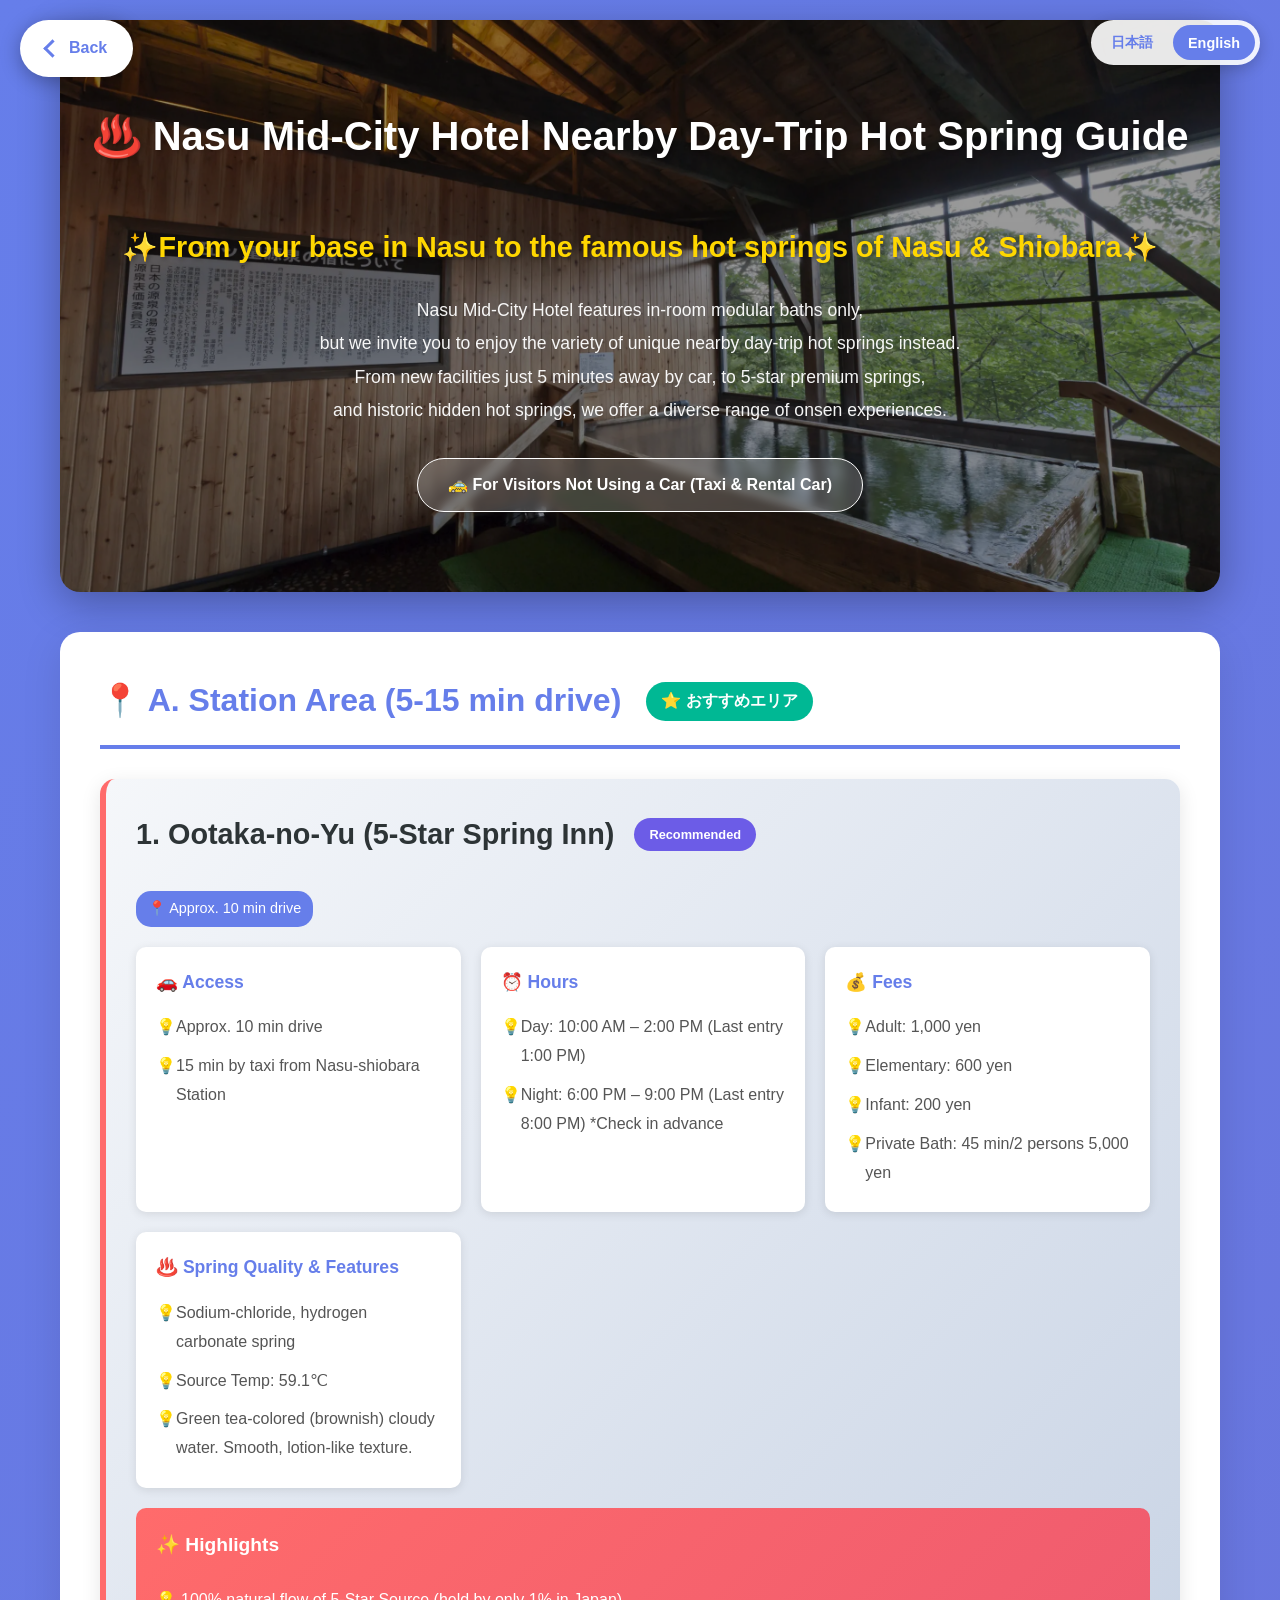
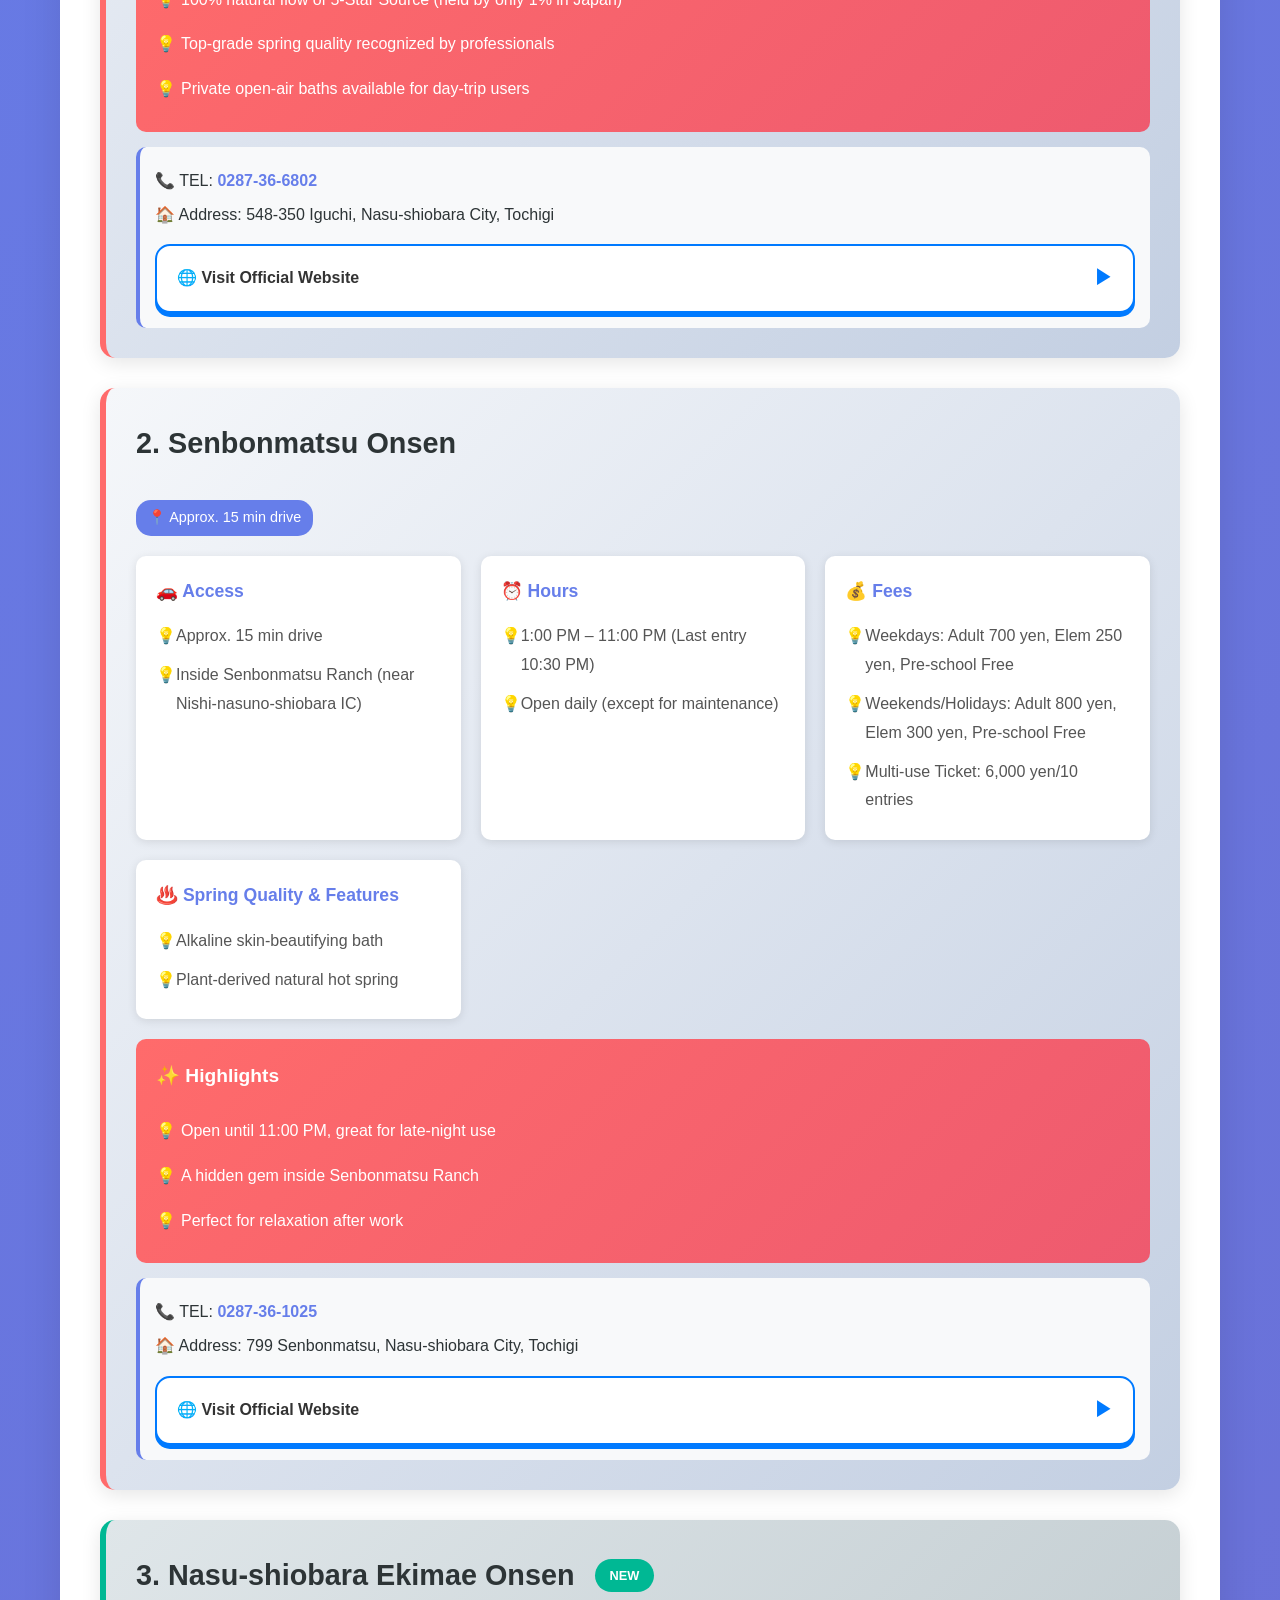
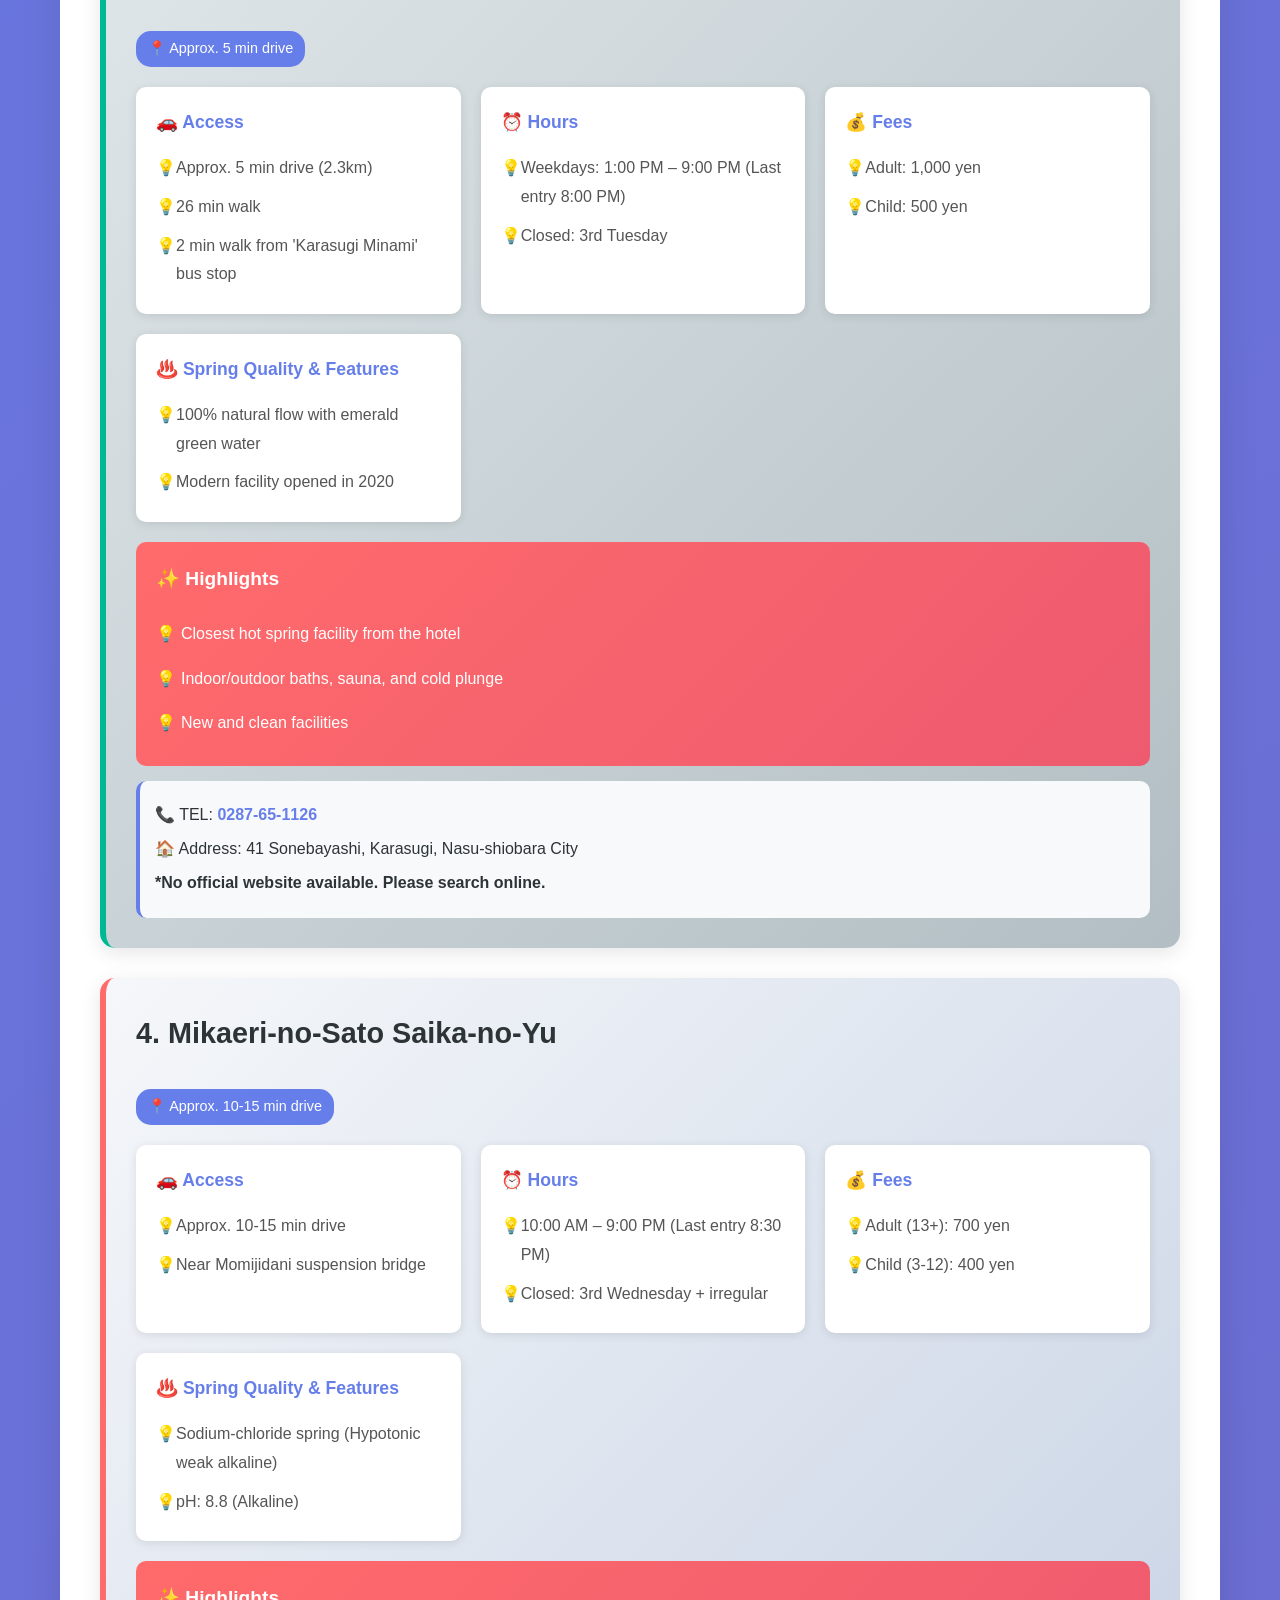
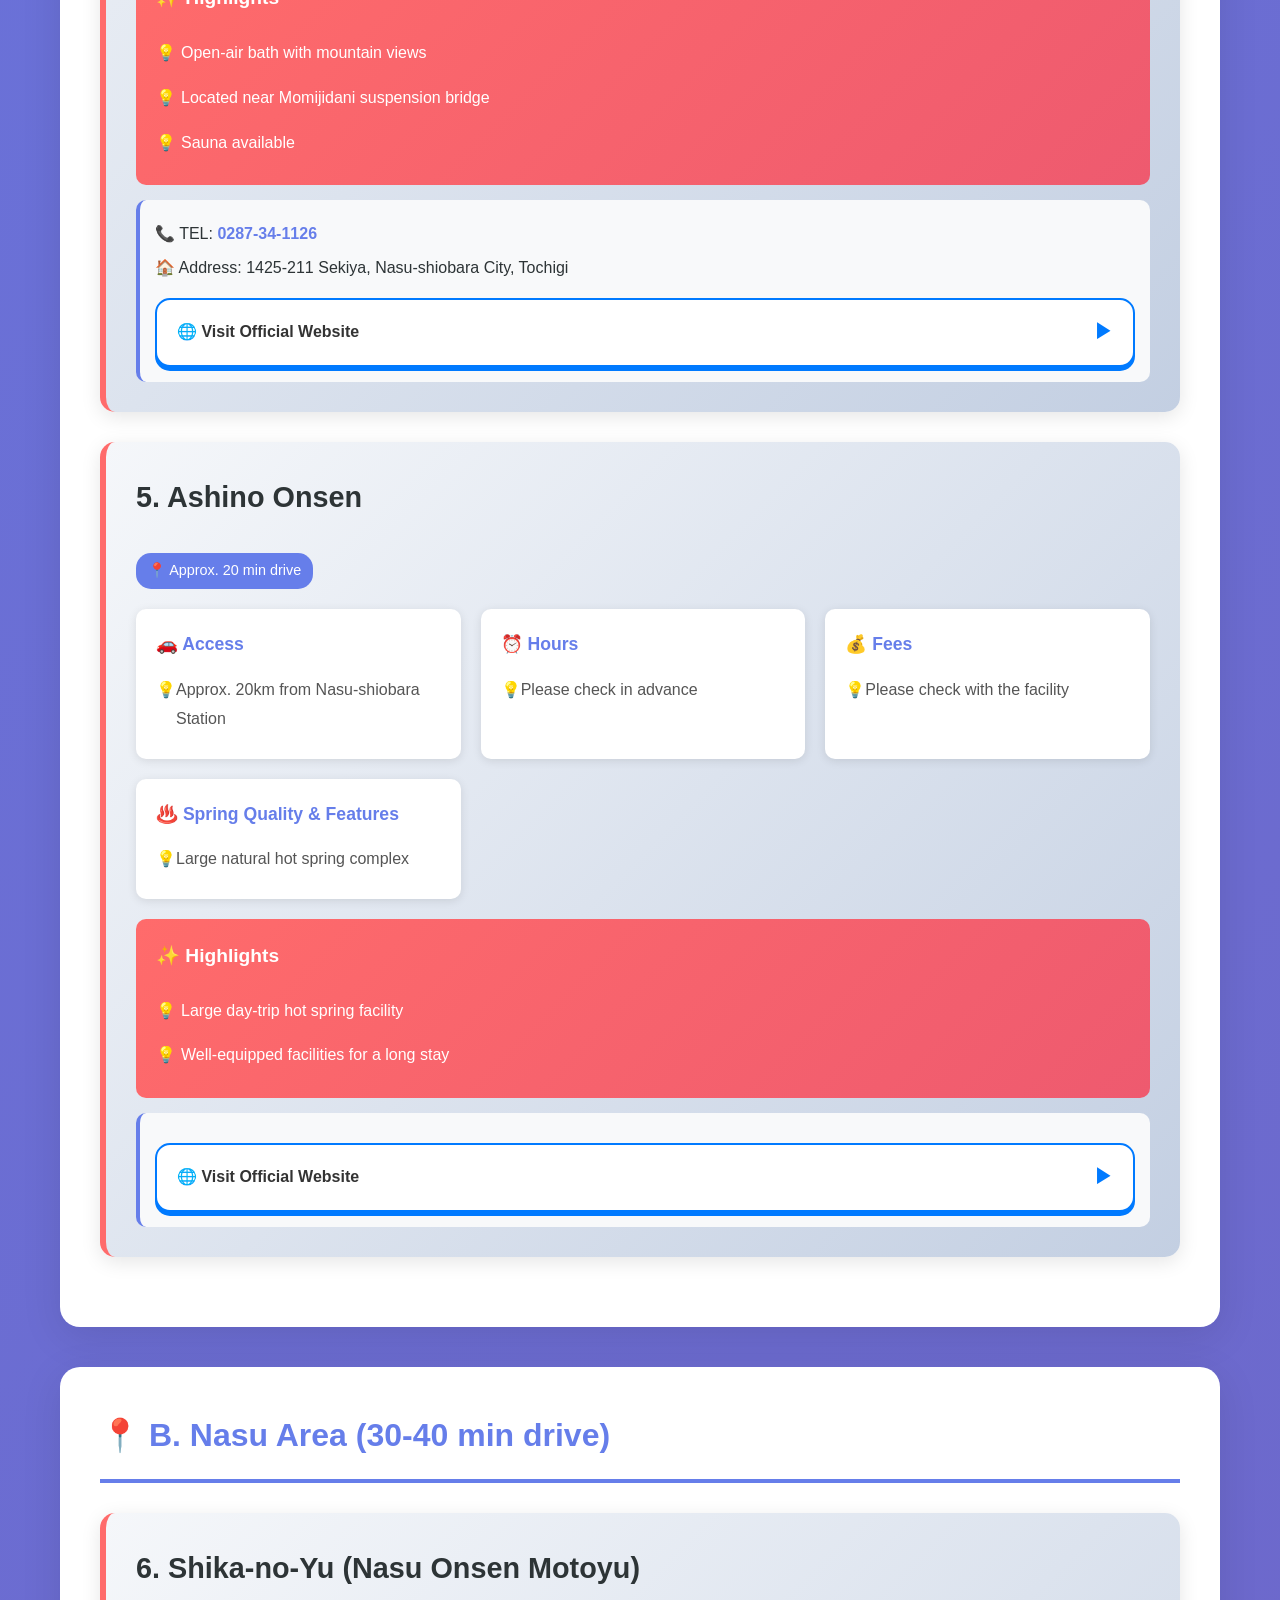
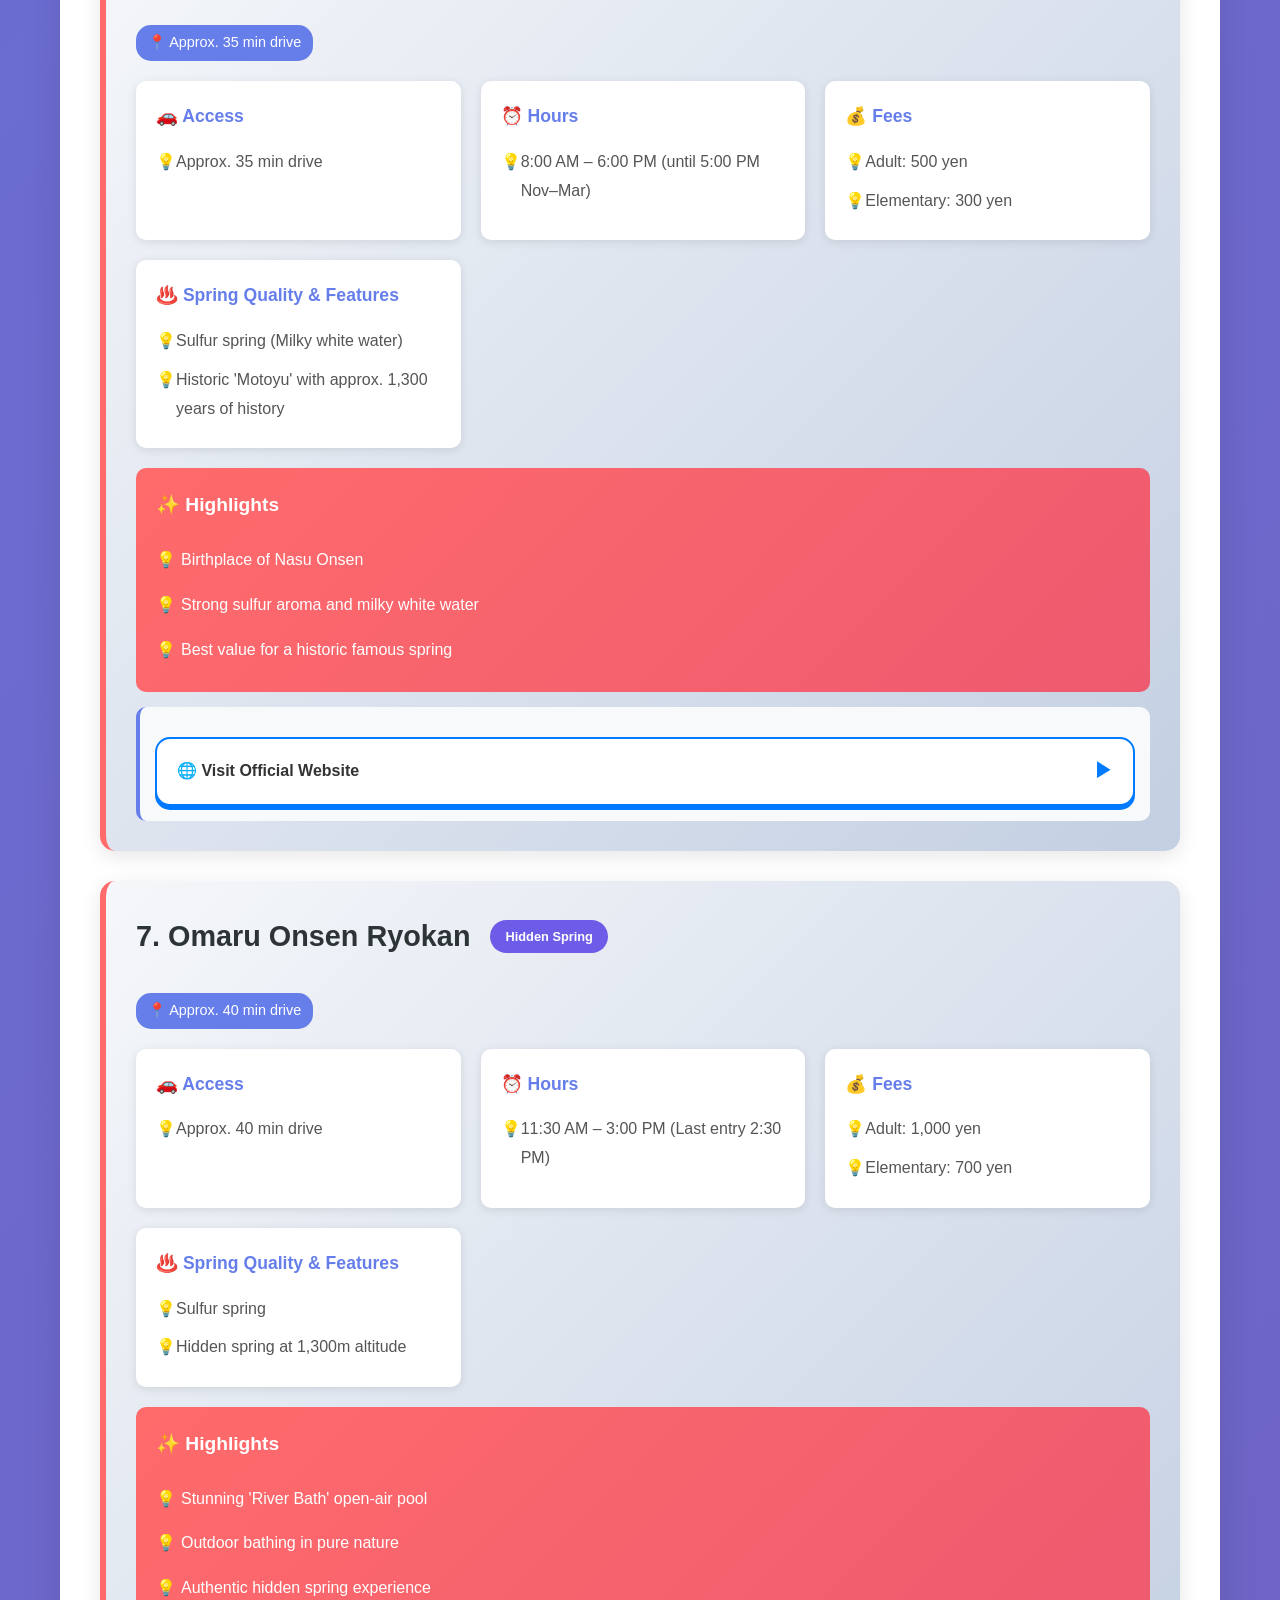
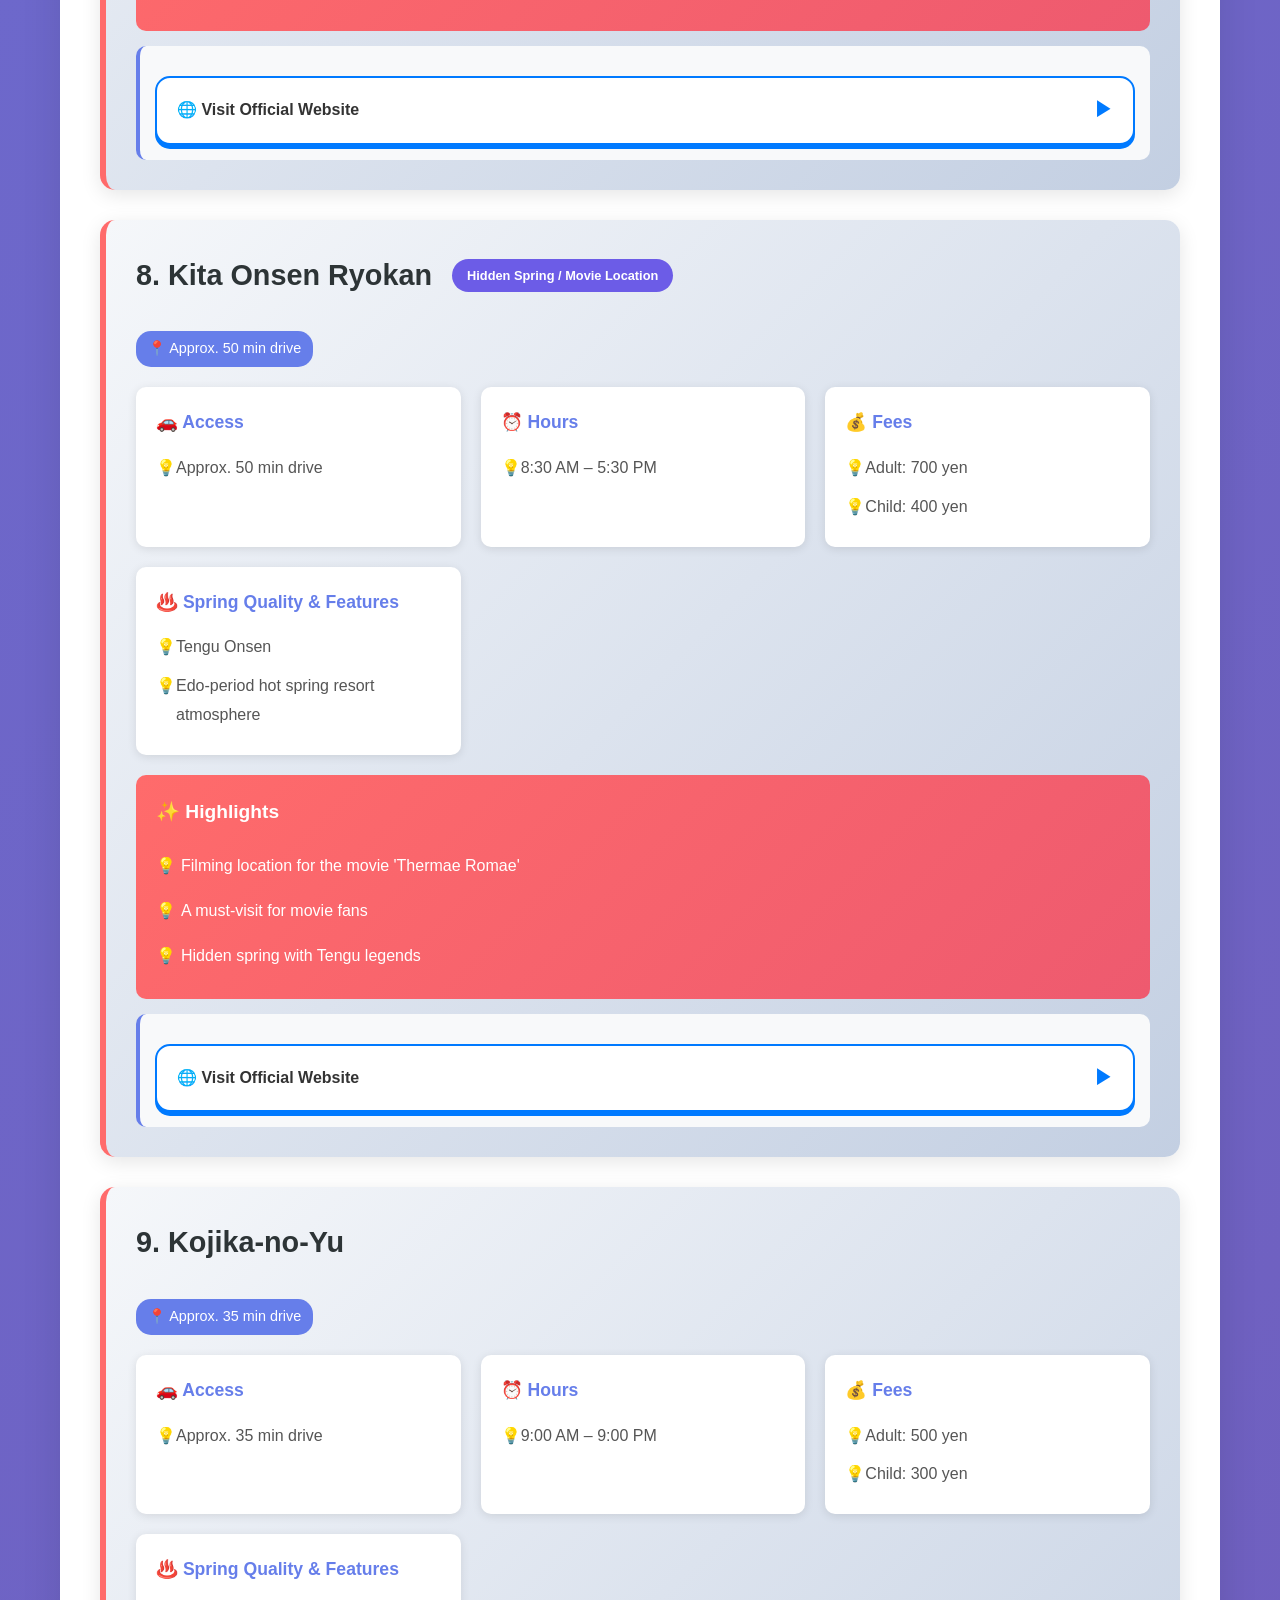
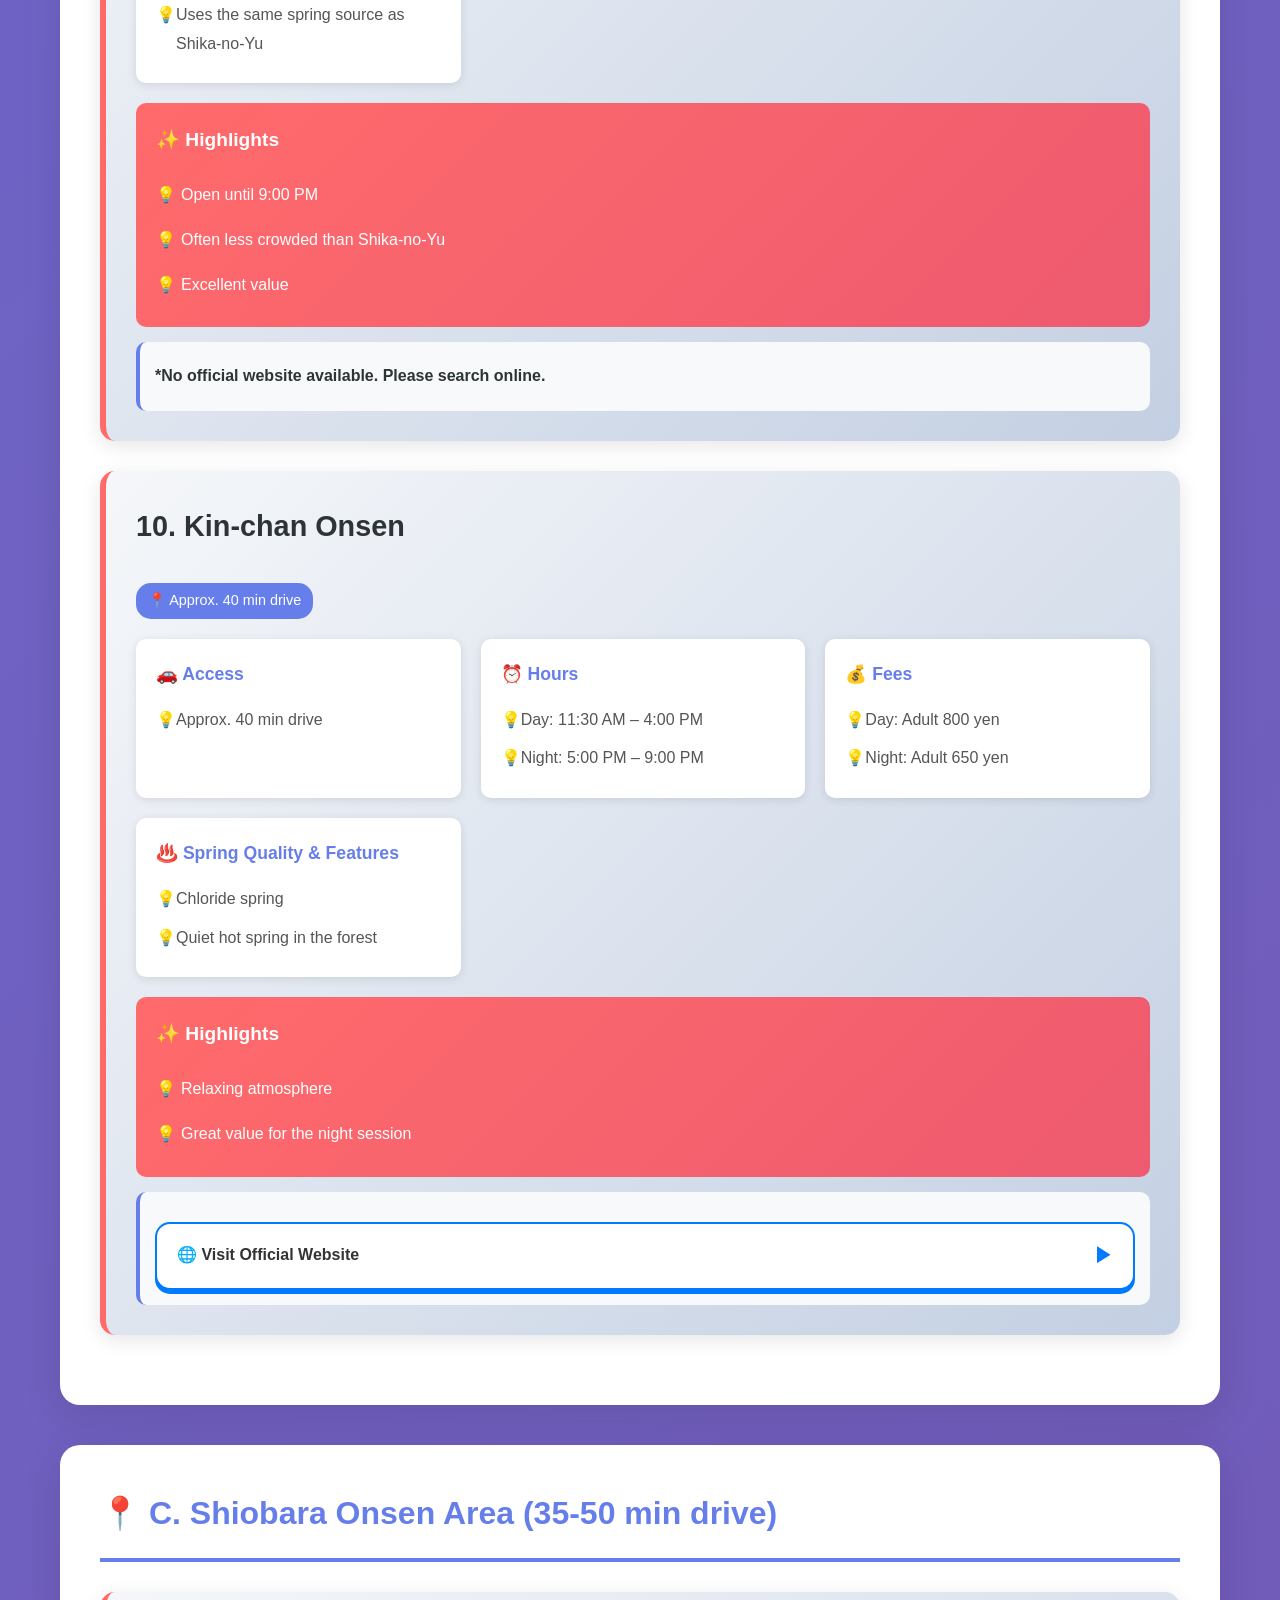
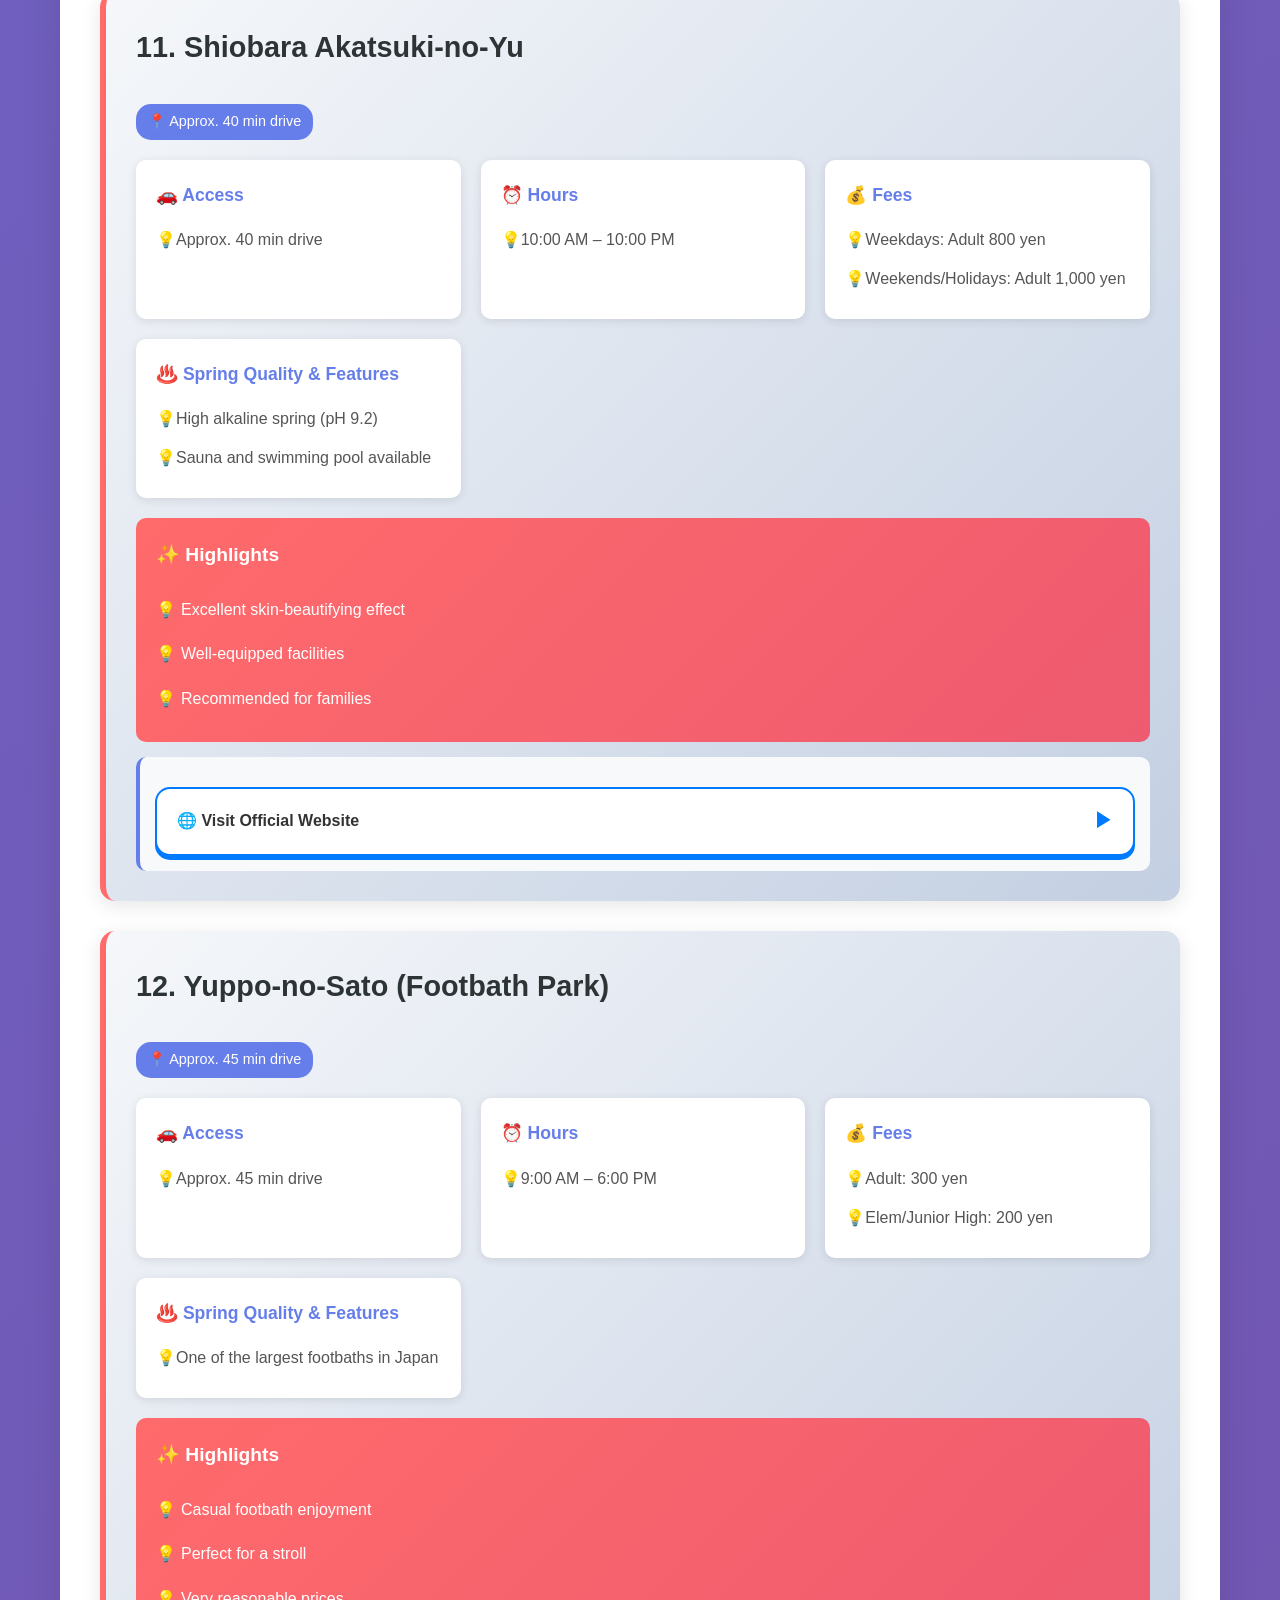
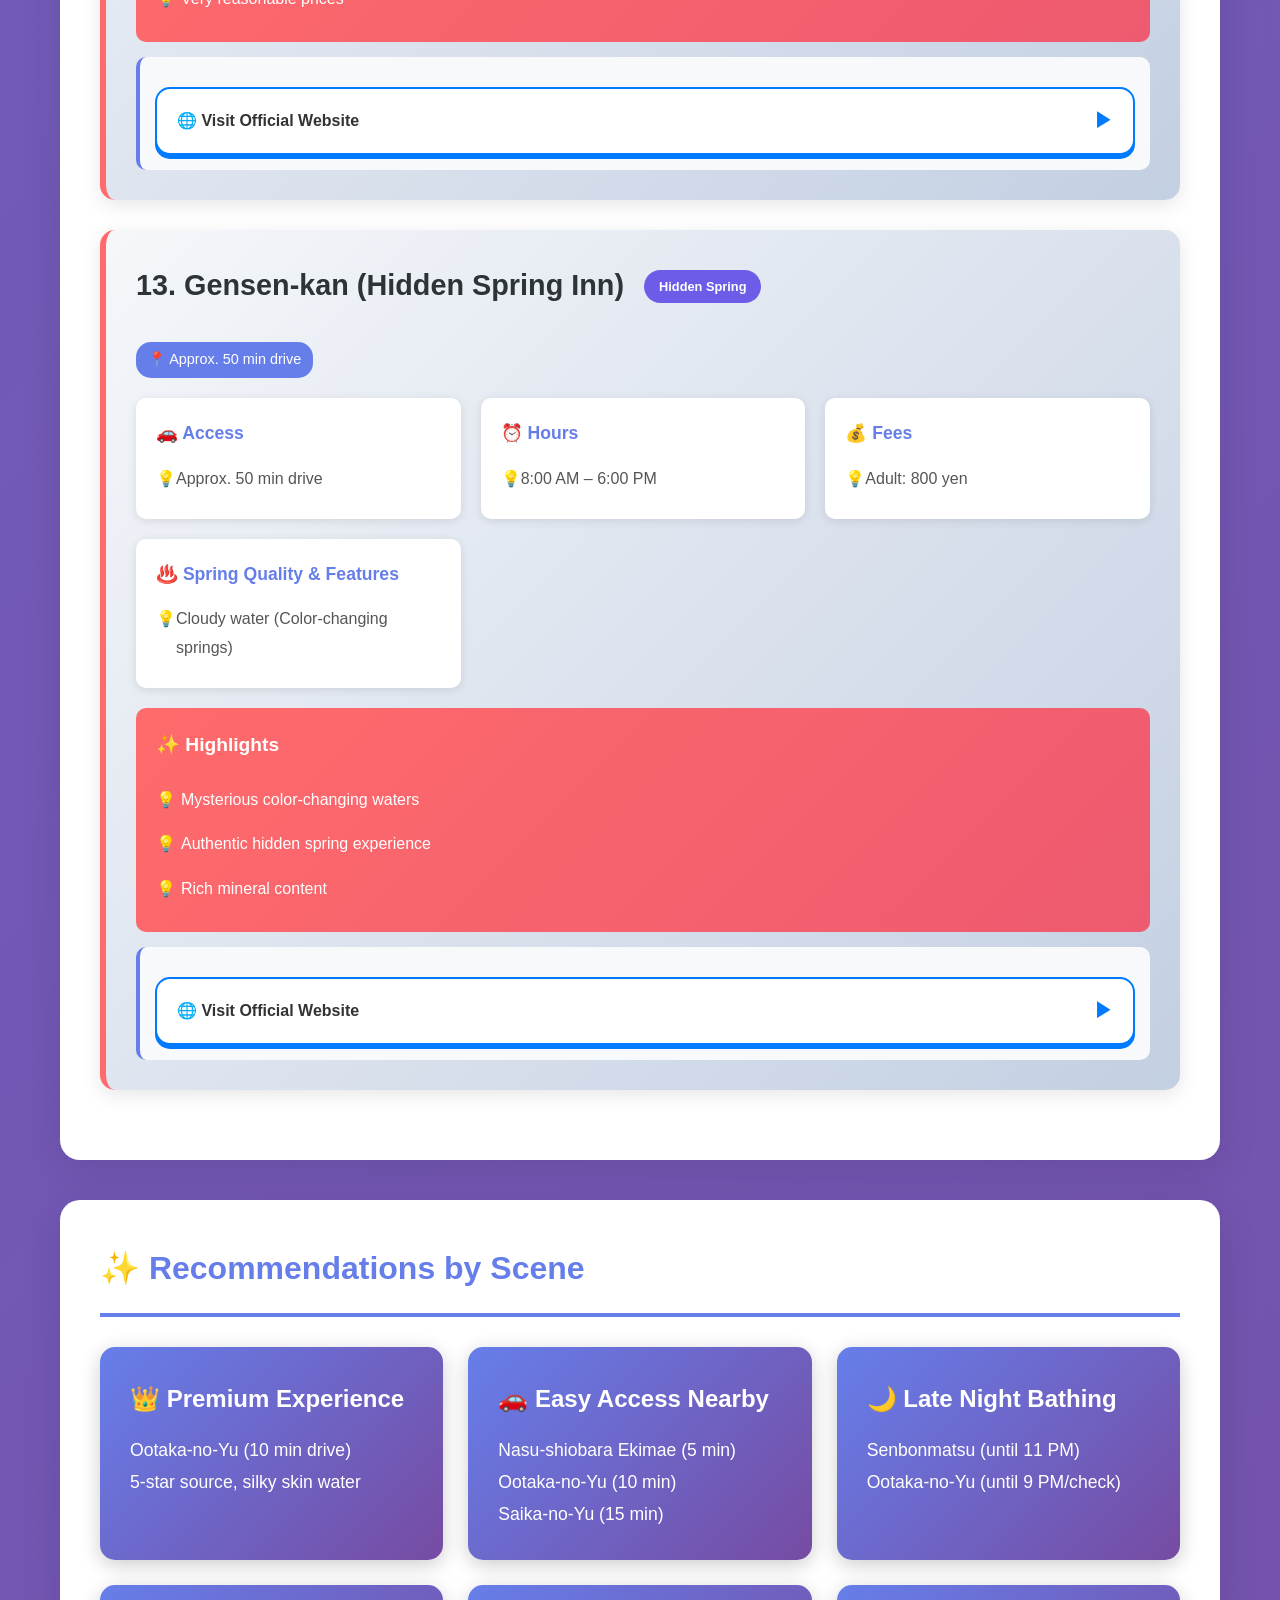
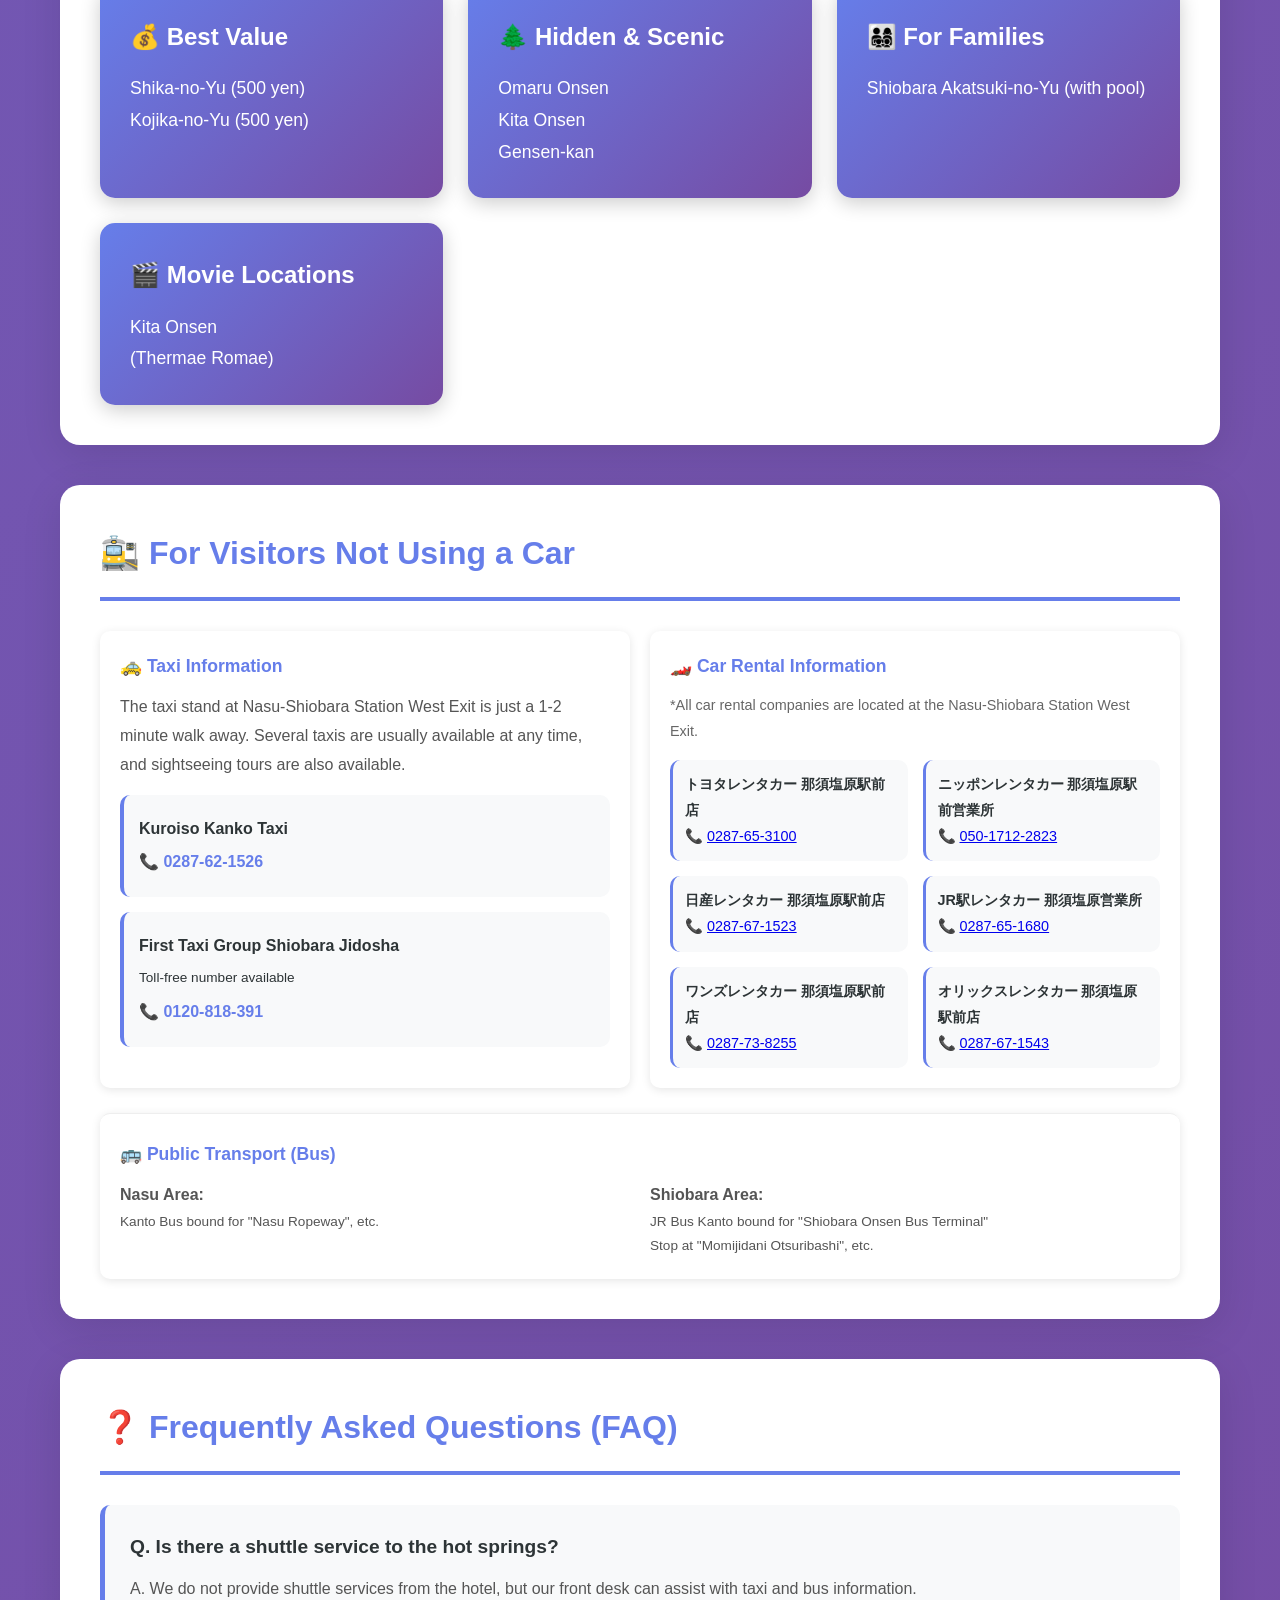
<file: onsen-guide/index.html>
<!DCTYPE html>

<html lang="ja">
<head>
<meta charset="utf-8"/>
<meta content="width=device-width, initial-scale=1.0" name="viewport"/>
<title>那須ミッドシティホテル 日帰り温泉ガイド</title>
<script>
        // rZж (FUCֹ)
        (function() {
            const savedLang = localStorage.getItem('preferredLanguage');
            const userLang = savedLang || (navigator.language.startsWith('ja') ? 'ja' : 'en');
            if (userLang === 'en') {
                document.documentElement.classList.add('lang-en');
            }
        })();
    </script>
<style>
        * {
            margin: 0;
            padding: 0;
            box-sizing: border-box;
        }

        body {
            font-family: 'Hiragino Sans', 'Hiragino Kaku Gothic ProN', 'Yu Gothic', 'Meiryo', sans-serif;
            line-height: 1.8;
            color: #333;
            background: linear-gradient(135deg, #667eea 0%, #764ba2 100%);
            min-height: 100vh;
        }

        .container {
            max-width: 1200px;
            margin: 0 auto;
            padding: 20px;
        }

        header {
            background: linear-gradient(rgba(0,0,0,0.4), rgba(0,0,0,0.4)), url('onsen.webp') center/cover no-repeat;
            color: white;
            padding: 80px 20px;
            text-align: center;
            border-radius: 20px;
            margin-bottom: 40px;
            box-shadow: 0 10px 40px rgba(0,0,0,0.3);
            display: flex;
            flex-direction: column;
            justify-content: center;
            min-height: 400px;
        }

        header h1 {
            font-size: 2.5rem;
            margin-bottom: 20px;
            text-shadow: 2px 2px 4px rgba(0,0,0,0.2);
        }

        .catchcopy {
            font-size: 1.8rem;
            font-weight: bold;
            margin: 30px 0 20px;
            color: #ffd700;
            text-shadow: 2px 2px 4px rgba(0,0,0,0.3);
        }

        .subtitle {
            font-size: 1.1rem;
            line-height: 1.9;
            max-width: 800px;
            margin: 0 auto;
            opacity: 0.95;
        }

        .section {
            background: white;
            border-radius: 20px;
            padding: 40px;
            margin-bottom: 40px;
            box-shadow: 0 10px 40px rgba(0,0,0,0.1);
        }

        .section-title {
            font-size: 2rem;
            color: #667eea;
            margin-bottom: 30px;
            padding-bottom: 15px;
            border-bottom: 4px solid #667eea;
            display: flex;
            align-items: center;
            gap: 15px;
        }

        .onsen-card {
            background: linear-gradient(135deg, #f5f7fa 0%, #c3cfe2 100%);
            border-radius: 15px;
            padding: 30px;
            margin-bottom: 30px;
            box-shadow: 0 5px 20px rgba(0,0,0,0.1);
            transition: transform 0.3s ease, box-shadow 0.3s ease;
            border-left: 6px solid #ff6b6b;
        }

        .onsen-card:hover {
            transform: translateY(-5px);
            box-shadow: 0 10px 30px rgba(0,0,0,0.2);
        }

        .onsen-card.premium {
            border-left-color: #ffd700;
            background: linear-gradient(135deg, #ffeaa7 0%, #fdcb6e 100%);
        }

        .onsen-card.new {
            border-left-color: #00b894;
            background: linear-gradient(135deg, #dfe6e9 0%, #b2bec3 100%);
        }

        .onsen-name {
            font-size: 1.8rem;
            color: #2d3436;
            margin-bottom: 20px;
            font-weight: bold;
            display: flex;
            align-items: center;
            gap: 10px;
        }

        .badge {
            display: inline-block;
            padding: 5px 15px;
            border-radius: 20px;
            font-size: 0.8rem;
            font-weight: bold;
            margin-left: 10px;
        }

        .badge-new {
            background: #00b894;
            color: white;
        }

        .badge-premium {
            background: #ffd700;
            color: #2d3436;
        }

        .badge-secret {
            background: #6c5ce7;
            color: white;
        }

        .badge-recommend {
            background: #ff7675;
            color: white;
        }

        .onsen-image {
            width: 100%;
            max-height: 400px;
            object-fit: cover;
            border-radius: 15px;
            margin-bottom: 25px;
            box-shadow: 0 5px 15px rgba(0,0,0,0.2);
        }

        .info-grid {
            display: grid;
            grid-template-columns: repeat(auto-fit, minmax(280px, 1fr));
            gap: 20px;
            margin-top: 20px;
        }

        .info-box {
            background: white;
            padding: 20px;
            border-radius: 10px;
            box-shadow: 0 2px 10px rgba(0,0,0,0.1);
        }

        .info-box h4 {
            color: #667eea;
            margin-bottom: 10px;
            font-size: 1.1rem;
            display: flex;
            align-items: center;
            gap: 8px;
        }

        .info-box p, .info-box ul {
            color: #555;
            line-height: 1.8;
        }

        .info-box ul {
            list-style: none;
            padding-left: 0;
        }

        .info-box ul li {
            padding: 5px 0;
            padding-left: 20px;
            position: relative;
        }

        .info-box ul li:before {
            content: "💡";
            position: absolute;
            left: 0;
            color: #667eea;
            font-weight: bold;
        }

        .highlights {
            background: linear-gradient(135deg, #ff6b6b 0%, #ee5a6f 100%);
            color: white;
            padding: 20px;
            border-radius: 10px;
            margin-top: 20px;
        }

        .highlights h4 {
            margin-bottom: 15px;
            font-size: 1.2rem;
        }

        .highlights ul {
            list-style: none;
        }

        .highlights ul li {
            padding: 8px 0;
            padding-left: 25px;
            position: relative;
        }

        .highlights ul li:before {
            content: "💡";
            position: absolute;
            left: 0;
        }

        .contact-info {
            background: #f8f9fa;
            padding: 15px;
            border-radius: 10px;
            margin-top: 15px;
            border-left: 4px solid #667eea;
        }

        .contact-info p {
            margin: 5px 0;
            color: #2d3436;
        }

        .contact-info a {
            color: #667eea;
            text-decoration: none;
            font-weight: bold;
        }

        .contact-info a:hover {
            text-decoration: underline;
        }

        .recommendation-grid {
            display: grid;
            grid-template-columns: repeat(auto-fit, minmax(300px, 1fr));
            gap: 25px;
            margin-top: 30px;
        }

        .recommendation-card {
            background: linear-gradient(135deg, #667eea 0%, #764ba2 100%);
            color: white;
            padding: 30px;
            border-radius: 15px;
            box-shadow: 0 5px 20px rgba(0,0,0,0.2);
            transition: transform 0.3s ease;
        }

        .recommendation-card:hover {
            transform: scale(1.05);
        }

        .recommendation-card h3 {
            font-size: 1.5rem;
            margin-bottom: 15px;
            display: flex;
            align-items: center;
            gap: 10px;
        }

        .recommendation-card p {
            font-size: 1.1rem;
            line-height: 1.8;
        }

        .faq-item {
            background: #f8f9fa;
            padding: 25px;
            border-radius: 10px;
            margin-bottom: 20px;
            border-left: 5px solid #667eea;
        }

        .faq-item h4 {
            color: #2d3436;
            margin-bottom: 10px;
            font-size: 1.2rem;
        }

        .faq-item p {
            color: #555;
            line-height: 1.8;
        }

        .tips-list {
            background: linear-gradient(135deg, #74b9ff 0%, #0984e3 100%);
            color: white;
            padding: 30px;
            border-radius: 15px;
            margin-top: 20px;
        }

        .tips-list h3 {
            margin-bottom: 20px;
            font-size: 1.5rem;
        }

        .tips-list ol {
            padding-left: 25px;
        }

        .tips-list li {
            padding: 10px 0;
            font-size: 1.1rem;
        }

        footer {
            text-align: center;
            color: white;
            padding: 40px 20px;
            margin-top: 40px;
        }

        footer p {
            font-size: 1.1rem;
            line-height: 1.8;
        }

        .distance-badge {
            display: inline-block;
            background: #667eea;
            color: white;
            padding: 5px 12px;
            border-radius: 15px;
            font-size: 0.9rem;
            margin-top: 10px;
        }

        @media (max-width: 768px) {
            header h1 {
                font-size: 1.8rem;
            }

            .catchcopy {
                font-size: 1.3rem;
            }

            .subtitle {
                font-size: 1rem;
            }

            .section {
                padding: 25px;
            }

            .section-title {
                font-size: 1.5rem;
            }

            .onsen-name {
                font-size: 1.4rem;
            }

            .info-grid {
                grid-template-columns: 1fr;
            }

            .recommendation-grid {
                grid-template-columns: 1fr;
            }
        }

        .rental-grid {
            display: grid;
            grid-template-columns: repeat(auto-fit, minmax(220px, 1fr));
            gap: 15px;
            margin-top: 15px;
        }

        .rental-item {
            background: #f8f9fa;
            padding: 12px;
            border-radius: 10px;
            border-left: 3px solid #667eea;
            font-size: 0.9rem;
        }

        .rental-item p {
            margin: 2px 0 !important;
            line-height: 1.5 !important;
        }

        .rental-item strong {
            color: #2d3436;
            display: block;
            margin-bottom: 2px;
        }

        .area-label {
            display: inline-block;
            background: #ff6b6b;
            color: white;
            padding: 8px 20px;
            border-radius: 20px;
            font-size: 1.2rem;
            margin-bottom: 30px;
            font-weight: bold;
        }

        .scroll-top {
            position: fixed;
            bottom: 30px;
            right: 30px;
            background: #667eea;
            color: white;
            width: 50px;
            height: 50px;
            border-radius: 50%;
            display: flex;
            align-items: center;
            justify-content: center;
            cursor: pointer;
            box-shadow: 0 5px 20px rgba(0,0,0,0.3);
            transition: transform 0.3s ease;
            z-index: 1000;
        }

        .scroll-top:hover {
            transform: scale(1.1);
        }

        .url-link {
            display: flex !important;
            justify-content: space-between !important;
            align-items: center !important;
            background: #fff !important;
            color: #333 !important;
            padding: 15px 20px !important;
            border: 2px solid #007aff !important;
            border-radius: 15px !important;
            text-decoration: none !important;
            margin-top: 15px !important;
            transition: all 0.2s ease !important;
            width: 100% !important;
            font-weight: bold !important;
            box-shadow: 0 4px 0 #007aff !important;
            box-sizing: border-box !important;
        }

        .url-link:hover {
            background: #f0f7ff !important;
            transform: translateY(2px) !important;
            box-shadow: 0 2px 0 #007aff !important;
        }

        .url-link .arrow-span {
            color: #007aff !important;
            margin-left: 10px !important;
            font-size: 1.2rem !important;
        }

        /* ܥ */
        .back-button {
            position: fixed;
            top: 20px;
            left: 20px;
            z-index: 10000;
            background: white;
            color: #667eea;
            padding: 12px 24px;
            border-radius: 30px;
            display: flex;
            align-items: center;
            justify-content: center;
            text-decoration: none;
            box-shadow: 0 4px 20px rgba(0,0,0,0.3);
            transition: all 0.3s ease;
            font-weight: bold;
            font-size: 1rem;
            border: 2px solid transparent;
        }

        /* CSSʸӡ */
        .back-button::before {
            content: '';
            display: inline-block;
            width: 10px;
            height: 10px;
            border-top: 3px solid #667eea;
            border-left: 3px solid #667eea;
            transform: rotate(-45deg);
            margin-right: 10px;
            transition: border-color 0.3s ease;
        }

        .back-button:hover {
            background: #667eea;
            color: white;
            transform: translateY(-3px);
            border-color: rgba(255, 255, 255, 0.3);
        }

        .back-button:hover::before {
            border-color: white;
        }

            @media (max-width: 768px) {
                .back-button {
                    top: 15px;
                    left: 15px;
                    padding: 10px 18px;
                    font-size: 0.9rem;
                }
                .back-button::before {
                    width: 8px;
                    height: 8px;
                    border-width: 2px;
                    margin-right: 6px;
                }
            }

            /* ZФ椨 */
            .lang-switch {
                position: fixed;
                top: 20px;
                right: 20px;
                z-index: 10000;
                background: rgba(255, 255, 255, 0.9);
                padding: 5px;
                border-radius: 30px;
                box-shadow: 0 4px 15px rgba(0, 0, 0, 0.2);
                display: flex;
                gap: 5px;
            }

            .lang-btn {
                border: none;
                background: transparent;
                padding: 8px 15px;
                border-radius: 20px;
                cursor: pointer;
                font-weight: bold;
                transition: all 0.3s ease;
                font-size: 0.9rem;
                color: #667eea;
            }

            .lang-btn.active {
                background: #667eea;
                color: white;
            }

            /* Zʾ */
            [lang="en"] { display: none !important; }
            
            html.lang-en [lang="ja"] { display: none !important; }
            html.lang-en [lang="en"] { display: block !important; }
            html.lang-en span[lang="en"], html.lang-en strong[lang="en"], html.lang-en a[lang="en"] { display: inline !important; }
            
            /* ǥե(ja) */
            html:not(.lang-en) [lang="en"] { display: none !important; }
            html:not(.lang-en) [lang="ja"] { display: block !important; }
            html:not(.lang-en) span[lang="ja"], html:not(.lang-en) strong[lang="ja"], html:not(.lang-en) a[lang="ja"] { display: inline !important; }

            @media (max-width: 768px) {
                .lang-switch {
                    top: 10px;
                    right: 10px;
                }
                .lang-btn {
                    padding: 5px 10px;
                    font-size: 0.8rem;
                }
            }
            </style>
</head>
<body>
<!-- ZФ椨 -->



<div class="lang-switch">
    <button class="lang-btn active" id="btn-ja" onclick="setLanguage('ja')">日本語</button>
    <button class="lang-btn" id="btn-en" onclick="setLanguage('en')">English</button>
</div>
<a class="back-button" href="https://nasu-midcity-guide.netlify.app/" title="戻る">
    <span lang="ja">戻る</span>
    <span lang="en">Back</span>
</a>

<div class="container">
    <header>
        <h1 lang="ja">♨️ 那須ミッドシティホテル 近隣日帰り温泉ガイド</h1>
        <h1 lang="en">♨️ Nasu Mid-City Hotel Nearby Day-Trip Hot Spring Guide</h1>
        <div class="catchcopy" lang="ja">✨那須地域の拠点から、那須・塩原の名湯めぐりへ。✨</div>
        <div class="catchcopy" lang="en">✨From your base in Nasu to the famous hot springs of Nasu & Shiobara✨</div>
        <div class="subtitle">
            <div lang="ja">那須ミッドシティホテルは全室ユニットバスですが、<br>その分周辺には多様な日帰り温泉が充実しております。<br>駅チカの施設から五ツ星源泉、風情ある秘湯まで、<br>お客様のスタイルに合ったお気に入りの温泉を見つけてください。</div>
            <div lang="en">
                Nasu Mid-City Hotel features in-room modular baths only,<br>
                but we invite you to enjoy the variety of unique nearby day-trip hot springs instead.<br>
                From new facilities just 5 minutes away by car, to 5-star premium springs,<br>
                and historic hidden hot springs, we offer a diverse range of onsen experiences.
            </div>
        </div>
        <div class="nav-shortcuts" style="margin-top: 30px; display: flex; justify-content: center; gap: 15px; flex-wrap: wrap;">
            <a href="#access" class="shortcut-btn" style="background: rgba(255, 255, 255, 0.2); border: 1px solid white; color: white; padding: 12px 30px; border-radius: 50px; text-decoration: none; font-weight: bold; transition: all 0.3s ease; backdrop-filter: blur(5px);">
                <span lang="ja">🚕 お車以外でお越しの方はこちら（タクシー・レンタカー）</span>
                <span lang="en">🚕 For Visitors Not Using a Car (Taxi & Rental Car)</span>
            </a>
        </div>
    </header>
<div class="section"><h2 class="section-title"><span lang="ja">📍 A. 駅周辺エリア(車で5〜15分)</span><span lang="en">📍 A. Station Area (5-15 min drive)</span> <span class="badge badge-new" style="font-size:1rem;margin-left:10px;">⭐ おすすめエリア</span></h2>
    <div class="onsen-card">
        <div class="onsen-name">
            <span lang="ja">1. 大鷹の湯 (五ツ星源泉の宿)</span>
            <span lang="en">1. Ootaka-no-Yu (5-Star Spring Inn)</span>

            <span class="badge badge-secret">
                <span lang="ja">おすすめ</span>
                <span lang="en">Recommended</span>
            </span>

        </div>
        <span class="distance-badge">
            <span lang="ja">📍 車で約10分</span>
            <span lang="en">📍 Approx. 10 min drive</span>
        </span>
        <div class="info-grid">
            <div class="info-box">
                <h4><span lang="ja">🚗 アクセス</span><span lang="en">🚗 Access</span></h4>
                <ul lang="ja"><li>車で約10分</li><li>那須塩原駅/西那須野駅からタクシー約15分</li></ul>
                <ul lang="en"><li>Approx. 10 min drive</li><li>15 min by taxi from Nasu-shiobara Station</li></ul>
            </div>
            <div class="info-box">
                <h4><span lang="ja">⏰ 営業時間</span><span lang="en">⏰ Hours</span></h4>
                <ul lang="ja"><li>昼の部: 10:00～14:00 (最終受付13:00)</li><li>夜の部: 18:00～21:00 (最終受付20:00) ※要確認</li></ul>
                <ul lang="en"><li>Day: 10:00 AM – 2:00 PM (Last entry 1:00 PM)</li><li>Night: 6:00 PM – 9:00 PM (Last entry 8:00 PM) *Check in advance</li></ul>
            </div>
            <div class="info-box">
                <h4><span lang="ja">💰 料金</span><span lang="en">💰 Fees</span></h4>
                <ul lang="ja"><li>大人: 1,000円</li><li>小学生: 600円</li><li>幼児: 200円</li><li>貸切風呂: 45分/2名 5,000円 (最大4名)</li></ul>
                <ul lang="en"><li>Adult: 1,000 yen</li><li>Elementary: 600 yen</li><li>Infant: 200 yen</li><li>Private Bath: 45 min/2 persons 5,000 yen</li></ul>
            </div>
            <div class="info-box">
                <h4><span lang="ja">♨️ 泉質・特徴</span><span lang="en">♨️ Spring Quality & Features</span></h4>
                <ul lang="ja"><li>ナトリウム-塩化物・炭酸水素塩温泉</li><li>源泉温度: 59.1℃</li><li>茶褐色 (ウーロン茶色) のとろみあるモール泉</li></ul>
                <ul lang="en"><li>Sodium-chloride, hydrogen carbonate spring</li><li>Source Temp: 59.1℃</li><li>Green tea-colored (brownish) cloudy water. Smooth, lotion-like texture.</li></ul>
            </div>
        </div>
        <div class="highlights">
            <h4><span lang="ja">✨ おすすめポイント</span><span lang="en">✨ Highlights</span></h4>
            <ul lang="ja"><li>全国でも希少な「五ツ星源泉」100%源泉かけ流し</li><li>プロも絶賛する最高ランクの泉質</li><li>日帰りでも個室の貸切露天風呂が利用可能</li></ul>
            <ul lang="en"><li>100% natural flow of 5-Star Source (held by only 1% in Japan)</li><li>Top-grade spring quality recognized by professionals</li><li>Private open-air baths available for day-trip users</li></ul>
        </div>
        <div class="contact-info">

            <p lang="ja">📞 TEL: <a href="tel:0287-36-6802">0287-36-6802</a></p>
            <p lang="en">📞 TEL: <a href="tel:0287-36-6802">0287-36-6802</a></p>

            <p lang="ja">🏠 住所: 栃木県那須塩原市井口548-350</p>
            <p lang="en">🏠 Address: 548-350 Iguchi, Nasu-shiobara City, Tochigi</p>

            <a href="https://www.ootakanoyu.com/" class="url-link">
                <span lang="ja">🌐 公式サイトを見る</span>
                <span lang="en">🌐 Visit Official Website</span>
                <span class="arrow-span">▶</span>
            </a>

        </div>
    </div>

    <div class="onsen-card">
        <div class="onsen-name">
            <span lang="ja">2. 千本松温泉</span>
            <span lang="en">2. Senbonmatsu Onsen</span>

        </div>
        <span class="distance-badge">
            <span lang="ja">📍 車で約15分</span>
            <span lang="en">📍 Approx. 15 min drive</span>
        </span>
        <div class="info-grid">
            <div class="info-box">
                <h4><span lang="ja">🚗 アクセス</span><span lang="en">🚗 Access</span></h4>
                <ul lang="ja"><li>車で約15分</li><li>千本松牧場内 (西那須野塩原IC降りてすぐ)</li></ul>
                <ul lang="en"><li>Approx. 15 min drive</li><li>Inside Senbonmatsu Ranch (near Nishi-nasuno-shiobara IC)</li></ul>
            </div>
            <div class="info-box">
                <h4><span lang="ja">⏰ 営業時間</span><span lang="en">⏰ Hours</span></h4>
                <ul lang="ja"><li>13:00～23:00 (最終受付22:30)</li><li>定休日: なし (メンテナンス時除く)</li></ul>
                <ul lang="en"><li>1:00 PM – 11:00 PM (Last entry 10:30 PM)</li><li>Open daily (except for maintenance)</li></ul>
            </div>
            <div class="info-box">
                <h4><span lang="ja">💰 料金</span><span lang="en">💰 Fees</span></h4>
                <ul lang="ja"><li>平日: 大人 700円、小学生 250円、未就学児 無料</li><li>土日祝: 大人 800円、小学生 300円、未就学児 無料</li><li>回数券(10回分): 6,000円</li></ul>
                <ul lang="en"><li>Weekdays: Adult 700 yen, Elem 250 yen, Pre-school Free</li><li>Weekends/Holidays: Adult 800 yen, Elem 300 yen, Pre-school Free</li><li>Multi-use Ticket: 6,000 yen/10 entries</li></ul>
            </div>
            <div class="info-box">
                <h4><span lang="ja">♨️ 泉質・特徴</span><span lang="en">♨️ Spring Quality & Features</span></h4>
                <ul lang="ja"><li>アルカリ性の美肌の湯</li><li>植物由来の天然モール泉</li></ul>
                <ul lang="en"><li>Alkaline skin-beautifying bath</li><li>Plant-derived natural hot spring</li></ul>
            </div>
        </div>
        <div class="highlights">
            <h4><span lang="ja">✨ おすすめポイント</span><span lang="en">✨ Highlights</span></h4>
            <ul lang="ja"><li>夜23時まで営業しており遅めの利用に便利</li><li>千本松牧場内にある穴場的温泉</li><li>仕事終わりのリフレッシュに最適</li></ul>
            <ul lang="en"><li>Open until 11:00 PM, great for late-night use</li><li>A hidden gem inside Senbonmatsu Ranch</li><li>Perfect for relaxation after work</li></ul>
        </div>
        <div class="contact-info">

            <p lang="ja">📞 TEL: <a href="tel:0287-36-1025">0287-36-1025</a></p>
            <p lang="en">📞 TEL: <a href="tel:0287-36-1025">0287-36-1025</a></p>

            <p lang="ja">🏠 住所: 栃木県那須塩原市千本松799</p>
            <p lang="en">🏠 Address: 799 Senbonmatsu, Nasu-shiobara City, Tochigi</p>

            <a href="https://www.senbonmatsu.com/onsen/" class="url-link">
                <span lang="ja">🌐 公式サイトを見る</span>
                <span lang="en">🌐 Visit Official Website</span>
                <span class="arrow-span">▶</span>
            </a>

        </div>
    </div>

    <div class="onsen-card new">
        <div class="onsen-name">
            <span lang="ja">3. 那須塩原駅前温泉</span>
            <span lang="en">3. Nasu-shiobara Ekimae Onsen</span>

            <span class="badge badge-new">
                <span lang="ja">NEW</span>
                <span lang="en">NEW</span>
            </span>

        </div>
        <span class="distance-badge">
            <span lang="ja">📍 車で約5分</span>
            <span lang="en">📍 Approx. 5 min drive</span>
        </span>
        <div class="info-grid">
            <div class="info-box">
                <h4><span lang="ja">🚗 アクセス</span><span lang="en">🚗 Access</span></h4>
                <ul lang="ja"><li>車で約5分 (2.3km)</li><li>徒歩約26分</li><li>バス停「唐杉南」から徒歩2分</li></ul>
                <ul lang="en"><li>Approx. 5 min drive (2.3km)</li><li>26 min walk</li><li>2 min walk from 'Karasugi Minami' bus stop</li></ul>
            </div>
            <div class="info-box">
                <h4><span lang="ja">⏰ 営業時間</span><span lang="en">⏰ Hours</span></h4>
                <ul lang="ja"><li>平日: 13:00～21:00 (最終受付20:00)</li><li>定休日: 第3火曜日</li></ul>
                <ul lang="en"><li>Weekdays: 1:00 PM – 9:00 PM (Last entry 8:00 PM)</li><li>Closed: 3rd Tuesday</li></ul>
            </div>
            <div class="info-box">
                <h4><span lang="ja">💰 料金</span><span lang="en">💰 Fees</span></h4>
                <ul lang="ja"><li>大人: 1,000円</li><li>子供: 500円</li></ul>
                <ul lang="en"><li>Adult: 1,000 yen</li><li>Child: 500 yen</li></ul>
            </div>
            <div class="info-box">
                <h4><span lang="ja">♨️ 泉質・特徴</span><span lang="en">♨️ Spring Quality & Features</span></h4>
                <ul lang="ja"><li>エメラルドグリーンの源泉かけ流し</li><li>2020年オープンの新しい施設</li></ul>
                <ul lang="en"><li>100% natural flow with emerald green water</li><li>Modern facility opened in 2020</li></ul>
            </div>
        </div>
        <div class="highlights">
            <h4><span lang="ja">✨ おすすめポイント</span><span lang="en">✨ Highlights</span></h4>
            <ul lang="ja"><li>当ホテルから最も近い温泉施設</li><li>内湯・露天風呂・サウナ・水風呂を完備</li><li>新しくて清潔感のある施設</li></ul>
            <ul lang="en"><li>Closest hot spring facility from the hotel</li><li>Indoor/outdoor baths, sauna, and cold plunge</li><li>New and clean facilities</li></ul>
        </div>
        <div class="contact-info">

            <p lang="ja">📞 TEL: <a href="tel:0287-65-1126">0287-65-1126</a></p>
            <p lang="en">📞 TEL: <a href="tel:0287-65-1126">0287-65-1126</a></p>

            <p lang="ja">🏠 住所: 栃木県那須塩原市唐杉曽根林41</p>
            <p lang="en">🏠 Address: 41 Sonebayashi, Karasugi, Nasu-shiobara City</p>

            <p lang="ja"><strong>※公式サイト無し（ネット検索等でご確認ください）</strong></p>
            <p lang="en"><strong>*No official website available. Please search online.</strong></p>

        </div>
    </div>

    <div class="onsen-card">
        <div class="onsen-name">
            <span lang="ja">4. みかえりの郷 彩花の湯</span>
            <span lang="en">4. Mikaeri-no-Sato Saika-no-Yu</span>

        </div>
        <span class="distance-badge">
            <span lang="ja">📍 車で約10〜15分</span>
            <span lang="en">📍 Approx. 10-15 min drive</span>
        </span>
        <div class="info-grid">
            <div class="info-box">
                <h4><span lang="ja">🚗 アクセス</span><span lang="en">🚗 Access</span></h4>
                <ul lang="ja"><li>車で約10〜15分</li><li>もみじ谷大吊橋近く</li></ul>
                <ul lang="en"><li>Approx. 10-15 min drive</li><li>Near Momijidani suspension bridge</li></ul>
            </div>
            <div class="info-box">
                <h4><span lang="ja">⏰ 営業時間</span><span lang="en">⏰ Hours</span></h4>
                <ul lang="ja"><li>10:00～21:00 (最終受付20:30)</li><li>定休: 第3水曜・不定休(要HP確認)</li></ul>
                <ul lang="en"><li>10:00 AM – 9:00 PM (Last entry 8:30 PM)</li><li>Closed: 3rd Wednesday + irregular</li></ul>
            </div>
            <div class="info-box">
                <h4><span lang="ja">💰 料金</span><span lang="en">💰 Fees</span></h4>
                <ul lang="ja"><li>大人(中学生以上): 700円</li><li>小人(3歳～小学生): 400円</li></ul>
                <ul lang="en"><li>Adult (13+): 700 yen</li><li>Child (3-12): 400 yen</li></ul>
            </div>
            <div class="info-box">
                <h4><span lang="ja">♨️ 泉質・特徴</span><span lang="en">♨️ Spring Quality & Features</span></h4>
                <ul lang="ja"><li>ナトリウム-塩化物温泉 (低張性 弱アルカリ性)</li><li>pH値: 8.8 (アルカリ性)</li></ul>
                <ul lang="en"><li>Sodium-chloride spring (Hypotonic weak alkaline)</li><li>pH: 8.8 (Alkaline)</li></ul>
            </div>
        </div>
        <div class="highlights">
            <h4><span lang="ja">✨ おすすめポイント</span><span lang="en">✨ Highlights</span></h4>
            <ul lang="ja"><li>山々を見渡せる絶景の露天風呂</li><li>もみじ谷大吊橋の近くで観光帰りに最適</li><li>サウナ完備</li></ul>
            <ul lang="en"><li>Open-air bath with mountain views</li><li>Located near Momijidani suspension bridge</li><li>Sauna available</li></ul>
        </div>
        <div class="contact-info">

            <p lang="ja">📞 TEL: <a href="tel:0287-34-1126">0287-34-1126</a></p>
            <p lang="en">📞 TEL: <a href="tel:0287-34-1126">0287-34-1126</a></p>

            <p lang="ja">🏠 住所: 栃木県那須塩原市関谷1425-211</p>
            <p lang="en">🏠 Address: 1425-211 Sekiya, Nasu-shiobara City, Tochigi</p>

            <a href="http://www.mikaerinosato.jp/" class="url-link">
                <span lang="ja">🌐 公式サイトを見る</span>
                <span lang="en">🌐 Visit Official Website</span>
                <span class="arrow-span">▶</span>
            </a>

        </div>
    </div>

    <div class="onsen-card">
        <div class="onsen-name">
            <span lang="ja">5. 芦野温泉</span>
            <span lang="en">5. Ashino Onsen</span>

        </div>
        <span class="distance-badge">
            <span lang="ja">📍 車で約20分</span>
            <span lang="en">📍 Approx. 20 min drive</span>
        </span>
        <div class="info-grid">
            <div class="info-box">
                <h4><span lang="ja">🚗 アクセス</span><span lang="en">🚗 Access</span></h4>
                <ul lang="ja"><li>那須塩原駅より約20km</li></ul>
                <ul lang="en"><li>Approx. 20km from Nasu-shiobara Station</li></ul>
            </div>
            <div class="info-box">
                <h4><span lang="ja">⏰ 営業時間</span><span lang="en">⏰ Hours</span></h4>
                <ul lang="ja"><li>事前に要確認</li></ul>
                <ul lang="en"><li>Please check in advance</li></ul>
            </div>
            <div class="info-box">
                <h4><span lang="ja">💰 料金</span><span lang="en">💰 Fees</span></h4>
                <ul lang="ja"><li>施設にお問い合わせください</li></ul>
                <ul lang="en"><li>Please check with the facility</li></ul>
            </div>
            <div class="info-box">
                <h4><span lang="ja">♨️ 泉質・特徴</span><span lang="en">♨️ Spring Quality & Features</span></h4>
                <ul lang="ja"><li>大型複合温泉施設</li></ul>
                <ul lang="en"><li>Large natural hot spring complex</li></ul>
            </div>
        </div>
        <div class="highlights">
            <h4><span lang="ja">✨ おすすめポイント</span><span lang="en">✨ Highlights</span></h4>
            <ul lang="ja"><li>人気の大型日帰り温泉</li><li>設備が充実しており長時間楽しめる</li></ul>
            <ul lang="en"><li>Large day-trip hot spring facility</li><li>Well-equipped facilities for a long stay</li></ul>
        </div>
        <div class="contact-info">

            <a href="https://www.asinoonsen.co.jp/" class="url-link">
                <span lang="ja">🌐 公式サイトを見る</span>
                <span lang="en">🌐 Visit Official Website</span>
                <span class="arrow-span">▶</span>
            </a>

        </div>
    </div>
</div><div class="section"><h2 class="section-title"><span lang="ja">📍 B. 那須エリア(車で30〜40分)</span><span lang="en">📍 B. Nasu Area (30-40 min drive)</span></h2>
    <div class="onsen-card">
        <div class="onsen-name">
            <span lang="ja">6. 鹿の湯 (那須温泉元湯)</span>
            <span lang="en">6. Shika-no-Yu (Nasu Onsen Motoyu)</span>

        </div>
        <span class="distance-badge">
            <span lang="ja">📍 車で約35分</span>
            <span lang="en">📍 Approx. 35 min drive</span>
        </span>
        <div class="info-grid">
            <div class="info-box">
                <h4><span lang="ja">🚗 アクセス</span><span lang="en">🚗 Access</span></h4>
                <ul lang="ja"><li>車で約35分</li></ul>
                <ul lang="en"><li>Approx. 35 min drive</li></ul>
            </div>
            <div class="info-box">
                <h4><span lang="ja">⏰ 営業時間</span><span lang="en">⏰ Hours</span></h4>
                <ul lang="ja"><li>8:00～18:00 (11月～3月は17:00まで)</li></ul>
                <ul lang="en"><li>8:00 AM – 6:00 PM (until 5:00 PM Nov–Mar)</li></ul>
            </div>
            <div class="info-box">
                <h4><span lang="ja">💰 料金</span><span lang="en">💰 Fees</span></h4>
                <ul lang="ja"><li>大人: 500円</li><li>小学生: 300円</li></ul>
                <ul lang="en"><li>Adult: 500 yen</li><li>Elementary: 300 yen</li></ul>
            </div>
            <div class="info-box">
                <h4><span lang="ja">♨️ 泉質・特徴</span><span lang="en">♨️ Spring Quality & Features</span></h4>
                <ul lang="ja"><li>硫黄泉 (乳白色)</li><li>約1300年の歴史を持つ「元湯」</li></ul>
                <ul lang="en"><li>Sulfur spring (Milky white water)</li><li>Historic 'Motoyu' with approx. 1,300 years of history</li></ul>
            </div>
        </div>
        <div class="highlights">
            <h4><span lang="ja">✨ おすすめポイント</span><span lang="en">✨ Highlights</span></h4>
            <ul lang="ja"><li>那須温泉発祥の地</li><li>強い硫黄の香りと乳白色の濁り湯</li><li>歴史的名湯でありながら500円と高コスパ</li></ul>
            <ul lang="en"><li>Birthplace of Nasu Onsen</li><li>Strong sulfur aroma and milky white water</li><li>Best value for a historic famous spring</li></ul>
        </div>
        <div class="contact-info">

            <a href="http://www.shikanoyu.jp/" class="url-link">
                <span lang="ja">🌐 公式サイトを見る</span>
                <span lang="en">🌐 Visit Official Website</span>
                <span class="arrow-span">▶</span>
            </a>

        </div>
    </div>

    <div class="onsen-card">
        <div class="onsen-name">
            <span lang="ja">7. 大丸温泉旅館</span>
            <span lang="en">7. Omaru Onsen Ryokan</span>

            <span class="badge badge-secret">
                <span lang="ja">秘湯</span>
                <span lang="en">Hidden Spring</span>
            </span>

        </div>
        <span class="distance-badge">
            <span lang="ja">📍 車で約40分</span>
            <span lang="en">📍 Approx. 40 min drive</span>
        </span>
        <div class="info-grid">
            <div class="info-box">
                <h4><span lang="ja">🚗 アクセス</span><span lang="en">🚗 Access</span></h4>
                <ul lang="ja"><li>車で約40分</li></ul>
                <ul lang="en"><li>Approx. 40 min drive</li></ul>
            </div>
            <div class="info-box">
                <h4><span lang="ja">⏰ 営業時間</span><span lang="en">⏰ Hours</span></h4>
                <ul lang="ja"><li>11:30～15:00 (最終受付14:30)</li></ul>
                <ul lang="en"><li>11:30 AM – 3:00 PM (Last entry 2:30 PM)</li></ul>
            </div>
            <div class="info-box">
                <h4><span lang="ja">💰 料金</span><span lang="en">💰 Fees</span></h4>
                <ul lang="ja"><li>大人: 1,000円</li><li>小学生: 700円</li></ul>
                <ul lang="en"><li>Adult: 1,000 yen</li><li>Elementary: 700 yen</li></ul>
            </div>
            <div class="info-box">
                <h4><span lang="ja">♨️ 泉質・特徴</span><span lang="en">♨️ Spring Quality & Features</span></h4>
                <ul lang="ja"><li>硫黄泉</li><li>標高1300mに湧く秘湯</li></ul>
                <ul lang="en"><li>Sulfur spring</li><li>Hidden spring at 1,300m altitude</li></ul>
            </div>
        </div>
        <div class="highlights">
            <h4><span lang="ja">✨ おすすめポイント</span><span lang="en">✨ Highlights</span></h4>
            <ul lang="ja"><li>川そのものが巨大な露天風呂となっている「川の湯」</li><li>大自然の中のダイナミックな入浴</li><li>本格的な秘湯を味わえる</li></ul>
            <ul lang="en"><li>Stunning 'River Bath' open-air pool</li><li>Outdoor bathing in pure nature</li><li>Authentic hidden spring experience</li></ul>
        </div>
        <div class="contact-info">

            <a href="https://www.omaru.co.jp/" class="url-link">
                <span lang="ja">🌐 公式サイトを見る</span>
                <span lang="en">🌐 Visit Official Website</span>
                <span class="arrow-span">▶</span>
            </a>

        </div>
    </div>

    <div class="onsen-card">
        <div class="onsen-name">
            <span lang="ja">8. 北温泉旅館</span>
            <span lang="en">8. Kita Onsen Ryokan</span>

            <span class="badge badge-secret">
                <span lang="ja">秘湯・映画ロケ地</span>
                <span lang="en">Hidden Spring / Movie Location</span>
            </span>

        </div>
        <span class="distance-badge">
            <span lang="ja">📍 車で約50分</span>
            <span lang="en">📍 Approx. 50 min drive</span>
        </span>
        <div class="info-grid">
            <div class="info-box">
                <h4><span lang="ja">🚗 アクセス</span><span lang="en">🚗 Access</span></h4>
                <ul lang="ja"><li>車で約50分</li></ul>
                <ul lang="en"><li>Approx. 50 min drive</li></ul>
            </div>
            <div class="info-box">
                <h4><span lang="ja">⏰ 営業時間</span><span lang="en">⏰ Hours</span></h4>
                <ul lang="ja"><li>8:30～17:30</li></ul>
                <ul lang="en"><li>8:30 AM – 5:30 PM</li></ul>
            </div>
            <div class="info-box">
                <h4><span lang="ja">💰 料金</span><span lang="en">💰 Fees</span></h4>
                <ul lang="ja"><li>大人: 700円</li><li>小人: 400円</li></ul>
                <ul lang="en"><li>Adult: 700 yen</li><li>Child: 400 yen</li></ul>
            </div>
            <div class="info-box">
                <h4><span lang="ja">♨️ 泉質・特徴</span><span lang="en">♨️ Spring Quality & Features</span></h4>
                <ul lang="ja"><li>天狗の湯</li><li>温泉情緒あふれるレトロな雰囲気</li></ul>
                <ul lang="en"><li>Tengu Onsen</li><li>Edo-period hot spring resort atmosphere</li></ul>
            </div>
        </div>
        <div class="highlights">
            <h4><span lang="ja">✨ おすすめポイント</span><span lang="en">✨ Highlights</span></h4>
            <ul lang="ja"><li>映画「テルマエ・ロマエ」のロケ地</li><li>江戸時代のような風情が残る</li><li>天狗伝説が残る歴史ある湯</li></ul>
            <ul lang="en"><li>Filming location for the movie 'Thermae Romae'</li><li>A must-visit for movie fans</li><li>Hidden spring with Tengu legends</li></ul>
        </div>
        <div class="contact-info">

            <a href="http://www.kitaonsen.com/" class="url-link">
                <span lang="ja">🌐 公式サイトを見る</span>
                <span lang="en">🌐 Visit Official Website</span>
                <span class="arrow-span">▶</span>
            </a>

        </div>
    </div>

    <div class="onsen-card">
        <div class="onsen-name">
            <span lang="ja">9. 小鹿の湯</span>
            <span lang="en">9. Kojika-no-Yu</span>

        </div>
        <span class="distance-badge">
            <span lang="ja">📍 車で約35分</span>
            <span lang="en">📍 Approx. 35 min drive</span>
        </span>
        <div class="info-grid">
            <div class="info-box">
                <h4><span lang="ja">🚗 アクセス</span><span lang="en">🚗 Access</span></h4>
                <ul lang="ja"><li>車で約35分</li></ul>
                <ul lang="en"><li>Approx. 35 min drive</li></ul>
            </div>
            <div class="info-box">
                <h4><span lang="ja">⏰ 営業時間</span><span lang="en">⏰ Hours</span></h4>
                <ul lang="ja"><li>9:00～21:00</li></ul>
                <ul lang="en"><li>9:00 AM – 9:00 PM</li></ul>
            </div>
            <div class="info-box">
                <h4><span lang="ja">💰 料金</span><span lang="en">💰 Fees</span></h4>
                <ul lang="ja"><li>大人: 500円</li><li>小人: 300円</li></ul>
                <ul lang="en"><li>Adult: 500 yen</li><li>Child: 300 yen</li></ul>
            </div>
            <div class="info-box">
                <h4><span lang="ja">♨️ 泉質・特徴</span><span lang="en">♨️ Spring Quality & Features</span></h4>
                <ul lang="ja"><li>名湯「鹿の湯」と同じ源泉を使用</li></ul>
                <ul lang="en"><li>Uses the same spring source as Shika-no-Yu</li></ul>
            </div>
        </div>
        <div class="highlights">
            <h4><span lang="ja">✨ おすすめポイント</span><span lang="en">✨ Highlights</span></h4>
            <ul lang="ja"><li>夜21時まで営業</li><li>鹿の湯源泉を引きながら、比較的空いている穴場</li><li>500円で名湯を満喫できコスパ抜群</li></ul>
            <ul lang="en"><li>Open until 9:00 PM</li><li>Often less crowded than Shika-no-Yu</li><li>Excellent value</li></ul>
        </div>
        <div class="contact-info">

            <p lang="ja"><strong>※公式サイト無し（ネット検索等でご確認ください）</strong></p>
            <p lang="en"><strong>*No official website available. Please search online.</strong></p>

        </div>
    </div>

    <div class="onsen-card">
        <div class="onsen-name">
            <span lang="ja">10. 金ちゃん温泉</span>
            <span lang="en">10. Kin-chan Onsen</span>

        </div>
        <span class="distance-badge">
            <span lang="ja">📍 車で約40分</span>
            <span lang="en">📍 Approx. 40 min drive</span>
        </span>
        <div class="info-grid">
            <div class="info-box">
                <h4><span lang="ja">🚗 アクセス</span><span lang="en">🚗 Access</span></h4>
                <ul lang="ja"><li>車で約40分</li></ul>
                <ul lang="en"><li>Approx. 40 min drive</li></ul>
            </div>
            <div class="info-box">
                <h4><span lang="ja">⏰ 営業時間</span><span lang="en">⏰ Hours</span></h4>
                <ul lang="ja"><li>昼の部: 11:30～16:00</li><li>夜の部: 17:00～21:00</li></ul>
                <ul lang="en"><li>Day: 11:30 AM – 4:00 PM</li><li>Night: 5:00 PM – 9:00 PM</li></ul>
            </div>
            <div class="info-box">
                <h4><span lang="ja">💰 料金</span><span lang="en">💰 Fees</span></h4>
                <ul lang="ja"><li>昼: 大人 800円</li><li>夜: 大人 650円</li></ul>
                <ul lang="en"><li>Day: Adult 800 yen</li><li>Night: Adult 650 yen</li></ul>
            </div>
            <div class="info-box">
                <h4><span lang="ja">♨️ 泉質・特徴</span><span lang="en">♨️ Spring Quality & Features</span></h4>
                <ul lang="ja"><li>塩化物泉</li><li>自然に囲まれた心安らぐ温泉</li></ul>
                <ul lang="en"><li>Chloride spring</li><li>Quiet hot spring in the forest</li></ul>
            </div>
        </div>
        <div class="highlights">
            <h4><span lang="ja">✨ おすすめポイント</span><span lang="en">✨ Highlights</span></h4>
            <ul lang="ja"><li>静かな森の中の露天風呂</li><li>夜のライトアップが人気（夜の部がお得）</li></ul>
            <ul lang="en"><li>Relaxing atmosphere</li><li>Great value for the night session</li></ul>
        </div>
        <div class="contact-info">

            <a href="http://www.kinchan-onsen.com/" class="url-link">
                <span lang="ja">🌐 公式サイトを見る</span>
                <span lang="en">🌐 Visit Official Website</span>
                <span class="arrow-span">▶</span>
            </a>

        </div>
    </div>
</div><div class="section"><h2 class="section-title"><span lang="ja">📍 C. 塩原温泉エリア(車で35〜50分)</span><span lang="en">📍 C. Shiobara Onsen Area (35-50 min drive)</span></h2>
    <div class="onsen-card">
        <div class="onsen-name">
            <span lang="ja">11. 塩原あかつきの湯</span>
            <span lang="en">11. Shiobara Akatsuki-no-Yu</span>

        </div>
        <span class="distance-badge">
            <span lang="ja">📍 車で約40分</span>
            <span lang="en">📍 Approx. 40 min drive</span>
        </span>
        <div class="info-grid">
            <div class="info-box">
                <h4><span lang="ja">🚗 アクセス</span><span lang="en">🚗 Access</span></h4>
                <ul lang="ja"><li>車で約40分</li></ul>
                <ul lang="en"><li>Approx. 40 min drive</li></ul>
            </div>
            <div class="info-box">
                <h4><span lang="ja">⏰ 営業時間</span><span lang="en">⏰ Hours</span></h4>
                <ul lang="ja"><li>10:00～22:00</li></ul>
                <ul lang="en"><li>10:00 AM – 10:00 PM</li></ul>
            </div>
            <div class="info-box">
                <h4><span lang="ja">💰 料金</span><span lang="en">💰 Fees</span></h4>
                <ul lang="ja"><li>平日: 大人 800円</li><li>土日祝: 大人 1,000円</li></ul>
                <ul lang="en"><li>Weekdays: Adult 800 yen</li><li>Weekends/Holidays: Adult 1,000 yen</li></ul>
            </div>
            <div class="info-box">
                <h4><span lang="ja">♨️ 泉質・特徴</span><span lang="en">♨️ Spring Quality & Features</span></h4>
                <ul lang="ja"><li>高アルカリ性温泉 (pH 9.2)</li><li>サウナ・歩行湯プール有(水着着用)</li></ul>
                <ul lang="en"><li>High alkaline spring (pH 9.2)</li><li>Sauna and swimming pool available</li></ul>
            </div>
        </div>
        <div class="highlights">
            <h4><span lang="ja">✨ おすすめポイント</span><span lang="en">✨ Highlights</span></h4>
            <ul lang="ja"><li>抜群の美肌効果(pH 9.2)</li><li>設備が充実</li><li>プールがあるため家族連れにもおすすめ</li></ul>
            <ul lang="en"><li>Excellent skin-beautifying effect</li><li>Well-equipped facilities</li><li>Recommended for families</li></ul>
        </div>
        <div class="contact-info">

            <a href="http://www.acatsuki.co.jp/shiobara/" class="url-link">
                <span lang="ja">🌐 公式サイトを見る</span>
                <span lang="en">🌐 Visit Official Website</span>
                <span class="arrow-span">▶</span>
            </a>

        </div>
    </div>

    <div class="onsen-card">
        <div class="onsen-name">
            <span lang="ja">12. 湯っ歩の里</span>
            <span lang="en">12. Yuppo-no-Sato (Footbath Park)</span>

        </div>
        <span class="distance-badge">
            <span lang="ja">📍 車で約45分</span>
            <span lang="en">📍 Approx. 45 min drive</span>
        </span>
        <div class="info-grid">
            <div class="info-box">
                <h4><span lang="ja">🚗 アクセス</span><span lang="en">🚗 Access</span></h4>
                <ul lang="ja"><li>車で約45分</li></ul>
                <ul lang="en"><li>Approx. 45 min drive</li></ul>
            </div>
            <div class="info-box">
                <h4><span lang="ja">⏰ 営業時間</span><span lang="en">⏰ Hours</span></h4>
                <ul lang="ja"><li>9:00～18:00</li></ul>
                <ul lang="en"><li>9:00 AM – 6:00 PM</li></ul>
            </div>
            <div class="info-box">
                <h4><span lang="ja">💰 料金</span><span lang="en">💰 Fees</span></h4>
                <ul lang="ja"><li>大人: 300円</li><li>小中学生: 200円</li></ul>
                <ul lang="en"><li>Adult: 300 yen</li><li>Elem/Junior High: 200 yen</li></ul>
            </div>
            <div class="info-box">
                <h4><span lang="ja">♨️ 泉質・特徴</span><span lang="en">♨️ Spring Quality & Features</span></h4>
                <ul lang="ja"><li>日本最大級の足湯</li></ul>
                <ul lang="en"><li>One of the largest footbaths in Japan</li></ul>
            </div>
        </div>
        <div class="highlights">
            <h4><span lang="ja">✨ おすすめポイント</span><span lang="en">✨ Highlights</span></h4>
            <ul lang="ja"><li>気軽に足湯を楽しめる</li><li>温泉街の散策・休憩に最適</li><li>とてもリーズナブル</li></ul>
            <ul lang="en"><li>Casual footbath enjoyment</li><li>Perfect for a stroll</li><li>Very reasonable prices</li></ul>
        </div>
        <div class="contact-info">

            <a href="http://www.yupponosato.com/" class="url-link">
                <span lang="ja">🌐 公式サイトを見る</span>
                <span lang="en">🌐 Visit Official Website</span>
                <span class="arrow-span">▶</span>
            </a>

        </div>
    </div>

    <div class="onsen-card">
        <div class="onsen-name">
            <span lang="ja">13. 源泉館 (秘湯の宿)</span>
            <span lang="en">13. Gensen-kan (Hidden Spring Inn)</span>

            <span class="badge badge-secret">
                <span lang="ja">秘湯</span>
                <span lang="en">Hidden Spring</span>
            </span>

        </div>
        <span class="distance-badge">
            <span lang="ja">📍 車で約50分</span>
            <span lang="en">📍 Approx. 50 min drive</span>
        </span>
        <div class="info-grid">
            <div class="info-box">
                <h4><span lang="ja">🚗 アクセス</span><span lang="en">🚗 Access</span></h4>
                <ul lang="ja"><li>車で約50分</li></ul>
                <ul lang="en"><li>Approx. 50 min drive</li></ul>
            </div>
            <div class="info-box">
                <h4><span lang="ja">⏰ 営業時間</span><span lang="en">⏰ Hours</span></h4>
                <ul lang="ja"><li>8:00～18:00</li></ul>
                <ul lang="en"><li>8:00 AM – 6:00 PM</li></ul>
            </div>
            <div class="info-box">
                <h4><span lang="ja">💰 料金</span><span lang="en">💰 Fees</span></h4>
                <ul lang="ja"><li>大人: 800円</li></ul>
                <ul lang="en"><li>Adult: 800 yen</li></ul>
            </div>
            <div class="info-box">
                <h4><span lang="ja">♨️ 泉質・特徴</span><span lang="en">♨️ Spring Quality & Features</span></h4>
                <ul lang="ja"><li>濁り湯 (白・緑・黒に変化することも)</li></ul>
                <ul lang="en"><li>Cloudy water (Color-changing springs)</li></ul>
            </div>
        </div>
        <div class="highlights">
            <h4><span lang="ja">✨ おすすめポイント</span><span lang="en">✨ Highlights</span></h4>
            <ul lang="ja"><li>日によって色が変化する神秘的な温泉</li><li>本格的な秘湯体験</li><li>成分が非常に濃い温泉</li></ul>
            <ul lang="en"><li>Mysterious color-changing waters</li><li>Authentic hidden spring experience</li><li>Rich mineral content</li></ul>
        </div>
        <div class="contact-info">

            <a href="http://www.gensenkan.com/" class="url-link">
                <span lang="ja">🌐 公式サイトを見る</span>
                <span lang="en">🌐 Visit Official Website</span>
                <span class="arrow-span">▶</span>
            </a>

        </div>
    </div>
</div>
    <!-- Recommendations -->
    <div class="section">
        <h2 class="section-title">
            <span lang="ja">✨ シーン別おすすめ</span>
            <span lang="en">✨ Recommendations by Scene</span>
        </h2>
        <div class="recommendation-grid">
            <div class="recommendation-card">
                <h3 lang="ja">👑 プレミアムな体験</h3>
                <h3 lang="en">👑 Premium Experience</h3>
                <p lang="ja">大鷹の湯(車で10分)<br>五ツ星源泉・美容液のようなお湯</p>
                <p lang="en">Ootaka-no-Yu (10 min drive)<br>5-star source, silky skin water</p>
            </div>
            <div class="recommendation-card">
                <h3 lang="ja">🚗 近くで手軽に</h3>
                <h3 lang="en">🚗 Easy Access Nearby</h3>
                <p lang="ja">那須塩原駅前温泉(車5分)<br>大鷹の湯(車10分)<br>みかえりの郷 彩花の湯(車15分)</p>
                <p lang="en">Nasu-shiobara Ekimae (5 min)<br>Ootaka-no-Yu (10 min)<br>Saika-no-Yu (15 min)</p>
            </div>
            <div class="recommendation-card">
                <h3 lang="ja">🌙 夜遅くまで営業</h3>
                <h3 lang="en">🌙 Late Night Bathing</h3>
                <p lang="ja">千本松温泉(23時まで)<br>大鷹の湯(夜21時まで/要確認)</p>
                <p lang="en">Senbonmatsu (until 11 PM)<br>Ootaka-no-Yu (until 9 PM/check)</p>
            </div>
            <div class="recommendation-card">
                <h3 lang="ja">💰 コスパ重視</h3>
                <h3 lang="en">💰 Best Value</h3>
                <p lang="ja">鹿の湯 (500円)<br>小鹿の湯 (500円)</p>
                <p lang="en">Shika-no-Yu (500 yen)<br>Kojika-no-Yu (500 yen)</p>
            </div>
            <div class="recommendation-card">
                <h3 lang="ja">🌲 秘湯・絶景</h3>
                <h3 lang="en">🌲 Hidden & Scenic</h3>
                <p lang="ja">大丸温泉旅館<br>北温泉旅館<br>源泉館</p>
                <p lang="en">Omaru Onsen<br>Kita Onsen<br>Gensen-kan</p>
            </div>
            <div class="recommendation-card">
                <h3 lang="ja">👨‍👩‍👧‍👦 ファミリー向け</h3>
                <h3 lang="en">👨‍👩‍👧‍👦 For Families</h3>
                <p lang="ja">塩原あかつきの湯(歩行プールあり)</p>
                <p lang="en">Shiobara Akatsuki-no-Yu (with pool)</p>
            </div>
            <div class="recommendation-card">
                <h3 lang="ja">🎬 映画のロケ地</h3>
                <h3 lang="en">🎬 Movie Locations</h3>
                <p lang="ja">北温泉<br>(テルマエ・ロマエ)</p>
                <p lang="en">Kita Onsen<br>(Thermae Romae)</p>
            </div>
        </div>
    </div>

    <!-- Access Info -->
    <div class="section" id="access">
        <h2 class="section-title">
            <span lang="ja">🚉 お車以外でお越しの方へ</span>
            <span lang="en">🚉 For Visitors Not Using a Car</span>
        </h2>
        
        <div class="info-grid">
            <!-- Taxi Info -->
            <div class="info-box">
                <h4>
                    <span lang="ja">🚕 タクシーのご案内</span>
                    <span lang="en">🚕 Taxi Information</span>
                </h4>
                <p lang="ja">
                    那須塩原駅西口のタクシー乗り場は徒歩1〜2分の場所にあり、常時、数台のタクシーが待機しており、観光案内も対応します。
                </p>
                <p lang="en">
                    The taxi stand at Nasu-Shiobara Station West Exit is just a 1-2 minute walk away. Several taxis are usually available at any time, and sightseeing tours are also available.
                </p>
                <div class="contact-info" style="margin-top: 15px;">
                    <p><strong><span lang="ja">黒磯観光タクシー株式会社</span><span lang="en">Kuroiso Kanko Taxi</span></strong></p>

                    <p>📞 <a href="tel:0287621526">0287-62-1526</a></p>
                </div>
                <div class="contact-info" style="margin-top: 15px;">
                    <p><strong><span lang="ja">ファーストタクシーグループ塩原自動車</span><span lang="en">First Taxi Group Shiobara Jidosha</span></strong></p>
                    <p lang="ja" style="font-size: 0.9rem; margin-bottom: 8px;">フリーダイヤル（通話料無料）</p>
                    <p lang="en" style="font-size: 0.85rem; margin-bottom: 8px;">Toll-free number available</p>
                    <p>📞 <a href="tel:0120818391">0120-818-391</a></p>
                </div>
            </div>

            <!-- Rental Car Info -->
            <div class="info-box">
                <h4>
                    <span lang="ja">🏎️ レンタカーのご案内</span>
                    <span lang="en">🏎️ Car Rental Information</span>
                </h4>
                <p style="font-size: 0.9rem; color: #666; margin-bottom: 10px;">
                    <span lang="ja">※すべてのレンタカー会社は那須塩原駅西口にございます。</span>
                    <span lang="en">*All car rental companies are located at the Nasu-Shiobara Station West Exit.</span>
                </p>
                <div class="rental-grid">
                    <div class="rental-item">
                        <strong>トヨタレンタカー 那須塩原駅前店</strong>
                        <p>📞 <a href="tel:0287653100">0287-65-3100</a></p>
                    </div>
                    <div class="rental-item">
                        <strong>ニッポンレンタカー 那須塩原駅前営業所</strong>
                        <p>📞 <a href="tel:05017122823">050-1712-2823</a></p>
                    </div>
                    <div class="rental-item">
                        <strong>日産レンタカー 那須塩原駅前店</strong>
                        <p>📞 <a href="tel:0287671523">0287-67-1523</a></p>
                    </div>
                    <div class="rental-item">
                        <strong>JR駅レンタカー 那須塩原営業所</strong>
                        <p>📞 <a href="tel:0287651680">0287-65-1680</a></p>
                    </div>
                    <div class="rental-item">
                        <strong>ワンズレンタカー 那須塩原駅前店</strong>
                        <p>📞 <a href="tel:0287738255">0287-73-8255</a></p>
                    </div>
                    <div class="rental-item">
                        <strong>オリックスレンタカー 那須塩原駅前店</strong>
                        <p>📞 <a href="tel:0287671543">0287-67-1543</a></p>
                    </div>
                </div>
            </div>
        </div>

        <div class="info-box" style="margin-top: 25px; border-top: 1px solid #eee; padding-top: 25px;">
            <h4><span lang="ja">🚌 公共交通機関 (バス)</span><span lang="en">🚌 Public Transport (Bus)</span></h4>
            <div style="display: grid; grid-template-columns: repeat(auto-fit, minmax(200px, 1fr)); gap: 20px;">
                <div>
                    <p><strong lang="ja">那須エリア:</strong><strong lang="en">Nasu Area:</strong></p>
                    <p lang="ja" style="font-size: 0.9rem;">関東自動車バス「那須ロープウェイ行き」等</p>
                    <p lang="en" style="font-size: 0.85rem;">Kanto Bus bound for "Nasu Ropeway", etc.</p>
                </div>
                <div>
                    <p><strong lang="ja">塩原エリア:</strong><strong lang="en">Shiobara Area:</strong></p>
                    <p lang="ja" style="font-size: 0.9rem;">JRバス「塩原温泉バスターミナル行き」<br>「もみじ谷大吊橋」等で下車</p>
                    <p lang="en" style="font-size: 0.85rem;">JR Bus Kanto bound for "Shiobara Onsen Bus Terminal"<br>Stop at "Momijidani Otsuribashi", etc.</p>
                </div>
            </div>
        </div>
    </div>

    <!-- FAQ -->
    <div class="section">
        <h2 class="section-title">
            <span lang="ja">❓ よくあるご質問(FAQ)</span>
            <span lang="en">❓ Frequently Asked Questions (FAQ)</span>
        </h2>
        <div class="faq-item">
            <h4 lang="ja">Q. 温泉までの送迎はありますか？</h4>
            <h4 lang="en">Q. Is there a shuttle service to the hot springs?</h4>
            <p lang="ja">A. ホテルからの送迎はございませんが、フロントにてタクシーやバスのご案内をしております。</p>
            <p lang="en">A. We do not provide shuttle services from the hotel, but our front desk can assist with taxi and bus information.</p>
        </div>
        <div class="faq-item">
            <h4 lang="ja">Q. 日帰り入浴に予約は必要ですか？</h4>
            <h4 lang="en">Q. Is a reservation required for day-trip bathing?</h4>
            <p lang="ja">A. 施設により異なります。貸切風呂や夜のご利用などは事前に各施設へ直接確認・ご予約をおすすめします。</p>
            <p lang="en">A. It varies by facility. Please contact each facility in advance, especially for private baths or night use.</p>
        </div>
        <div class="faq-item">
            <h4 lang="ja">Q. タオルは持参した方がよいですか？</h4>
            <h4 lang="en">Q. Should I bring my own towel?</h4>
            <p lang="ja">A. 多くの施設で販売・レンタルがありますが、持参したほうがスムーズです。※当ホテルのタオルの持ち出しはご遠慮ください。</p>
            <p lang="en">A. While many facilities sell towels, we recommend bringing your own. (Please do not take hotel towels.)</p>
        </div>
        <div class="faq-item">
            <h4 lang="ja">Q. 硫黄泉の注意点はありますか？</h4>
            <h4 lang="en">Q. Are there any precautions for sulfur springs?</h4>
            <p lang="ja">A. 金属アクセサリーは真っ黒に変色するため必ず外してください。また、肌が弱い方は入浴後にシャワーで軽く流すことをおすすめします。</p>
            <p lang="en">A. Metal jewelry will tarnish. Also, those with sensitive skin should rinse off after bathing.</p>
        </div>
    </div>

    <!-- Tips -->
    <div class="section">
        <div class="tips-list">
            <h3 lang="ja">💡 温泉めぐりのヒント</h3>
            <h3 lang="en">💡 Tips for Hot Spring Touring</h3>
            <ol lang="ja">
                <li><strong>タイミング:</strong> 平日の午前中などが比較的空いています。</li>
                <li><strong>タオル:</strong> 事前に持参するか、現地で購入する前提で計画を。</li>
                <li><strong>水分補給:</strong> 入浴前後はしっかりと水分を取りましょう。</li>
                <li><strong>営業時間:</strong> 季節や日付により変動するため、直前のご確認を。</li>
                <li><strong>天候:</strong> 冬季は路面凍結や積雪にお気をつけください。</li>
            </ol>
            <ol lang="en">
                <li><strong>Timing:</strong> Weekday mornings are generally less crowded.</li>
                <li><strong>Towels:</strong> Bringing your own is recommended.</li>
                <li><strong>Hydration:</strong> Drink plenty of water before and after bathing.</li>
                <li><strong>Hours:</strong> Check in advance as hours may vary by season.</li>
                <li><strong>Weather:</strong> Check road conditions during the winter.</li>
            </ol>
        </div>
    </div>

    <footer>
        <p lang="ja">このガイドが、那須・塩原の素晴らしい温泉めぐりのお役に立てれば幸いです。<br>
        お気をつけていってらっしゃいませ！</p>
        <p lang="en">We hope this guide helps you with your Nasu/Shiobara hot spring tour.<br>
        Enjoy a wonderful hot spring experience!</p>
    </footer>
</div> <!-- end container -->

<div class="scroll-top" onclick="window.scrollTo({top: 0, behavior: 'smooth'});">
    ▲
</div>
<script>
        // 言語切り替え
        function setLanguage(lang) {
            if (lang === 'en') {
                document.documentElement.classList.add('lang-en');
            } else {
                document.documentElement.classList.remove('lang-en');
            }
            
            updateToggleButtons(lang);
            localStorage.setItem('preferredLanguage', lang);
        }

        function updateToggleButtons(lang) {
            document.querySelectorAll('.lang-btn').forEach(btn => {
                if ((lang === 'en' && btn.id === 'btn-en') || 
                    (lang === 'ja' && btn.id === 'btn-ja')) {
                    btn.classList.add('active');
                } else {
                    btn.classList.remove('active');
                }
            });
        }

        // イベントリスナー登録
        document.addEventListener('DOMContentLoaded', function() {
            const savedLang = localStorage.getItem('preferredLanguage');
            const userLang = savedLang || (navigator.language.startsWith('ja') ? 'ja' : 'en');
            setLanguage(userLang);

            // スムーススクロール`
            document.querySelectorAll('a[href^="#"]').forEach(anchor => {
                anchor.addEventListener('click', function (e) {
                    e.preventDefault();
                    const target = document.querySelector(this.getAttribute('href'));
                    if (target) {
                        target.scrollIntoView({
                            behavior: 'smooth',
                            block: 'start'
                        });
                    }
                });
            });
        });

        // スクロールトップボタンの表示制御
        window.addEventListener('scroll', function() {
            const scrollTop = document.querySelector('.scroll-top');
            if (window.pageYOffset > 300) {
                scrollTop.style.display = 'flex';
            } else {
                scrollTop.style.display = 'none';
            }
        });
    </script>
</body>
</html>
</file>
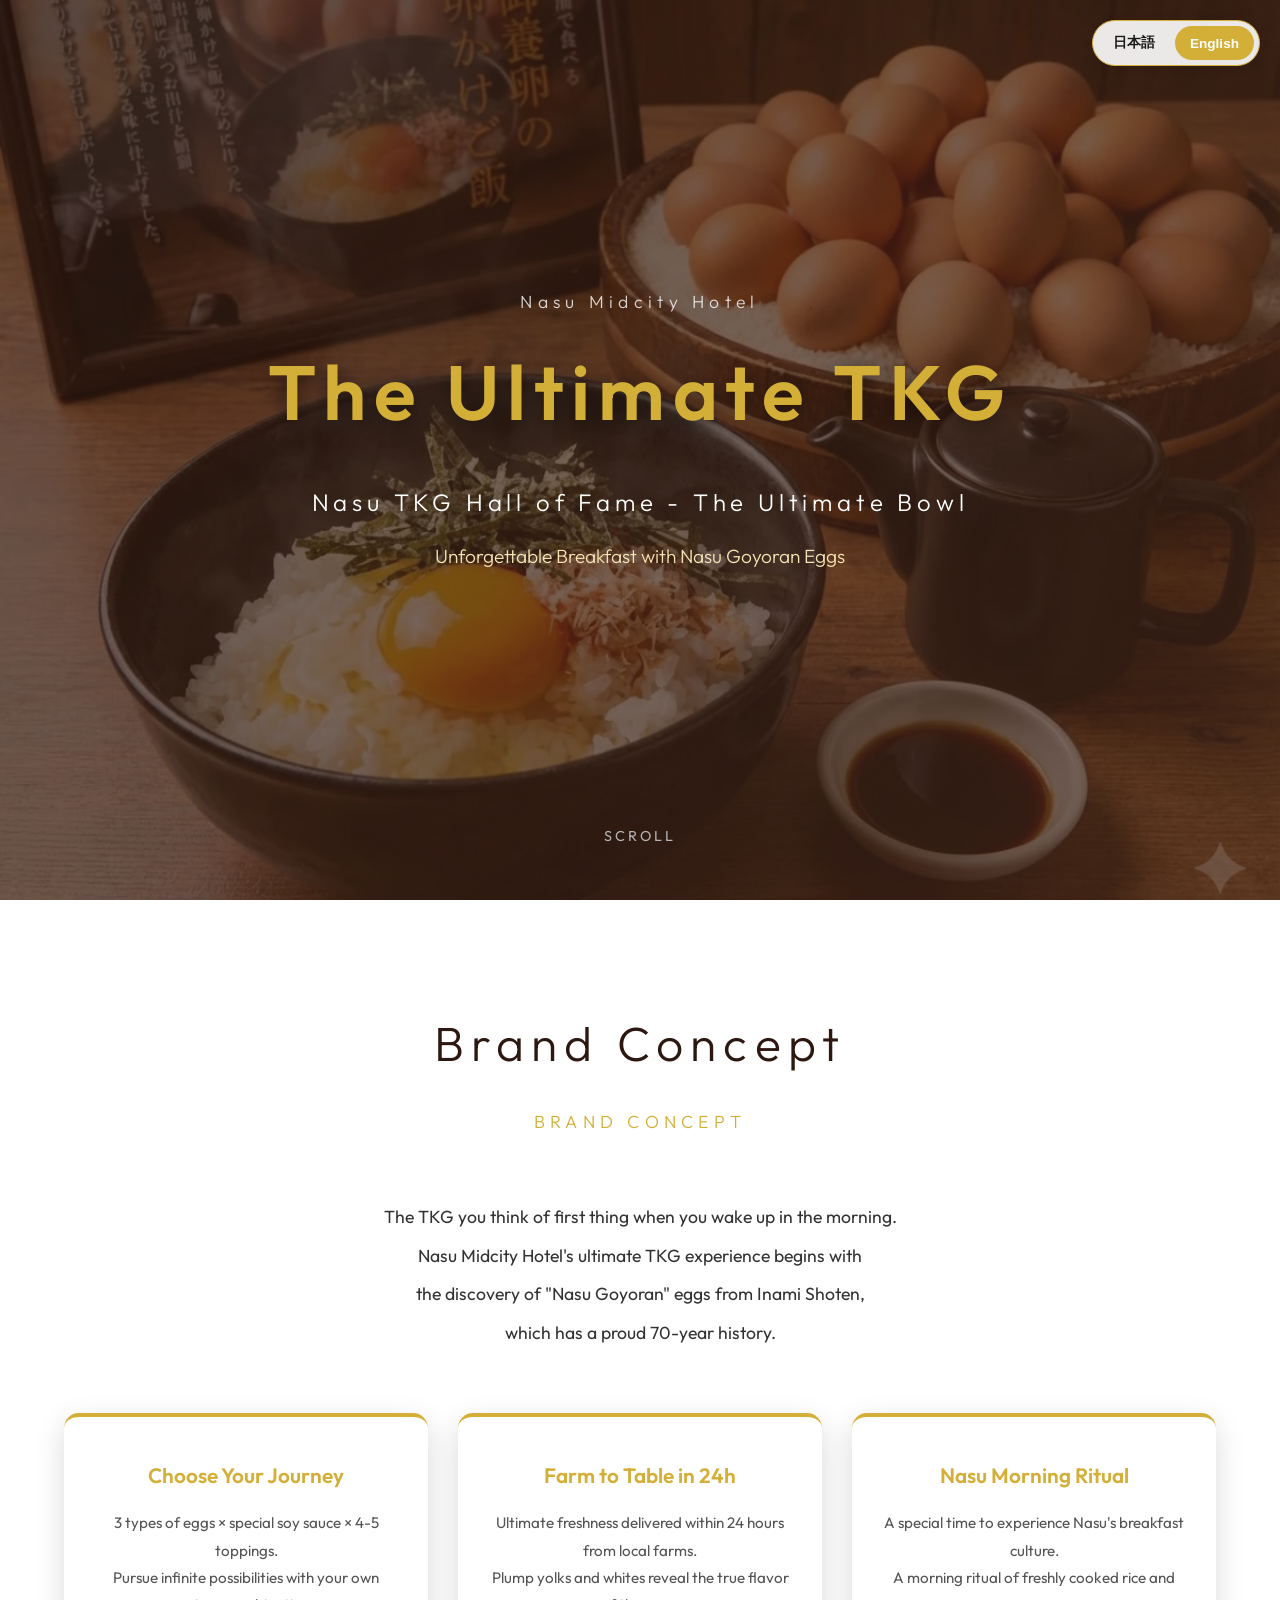
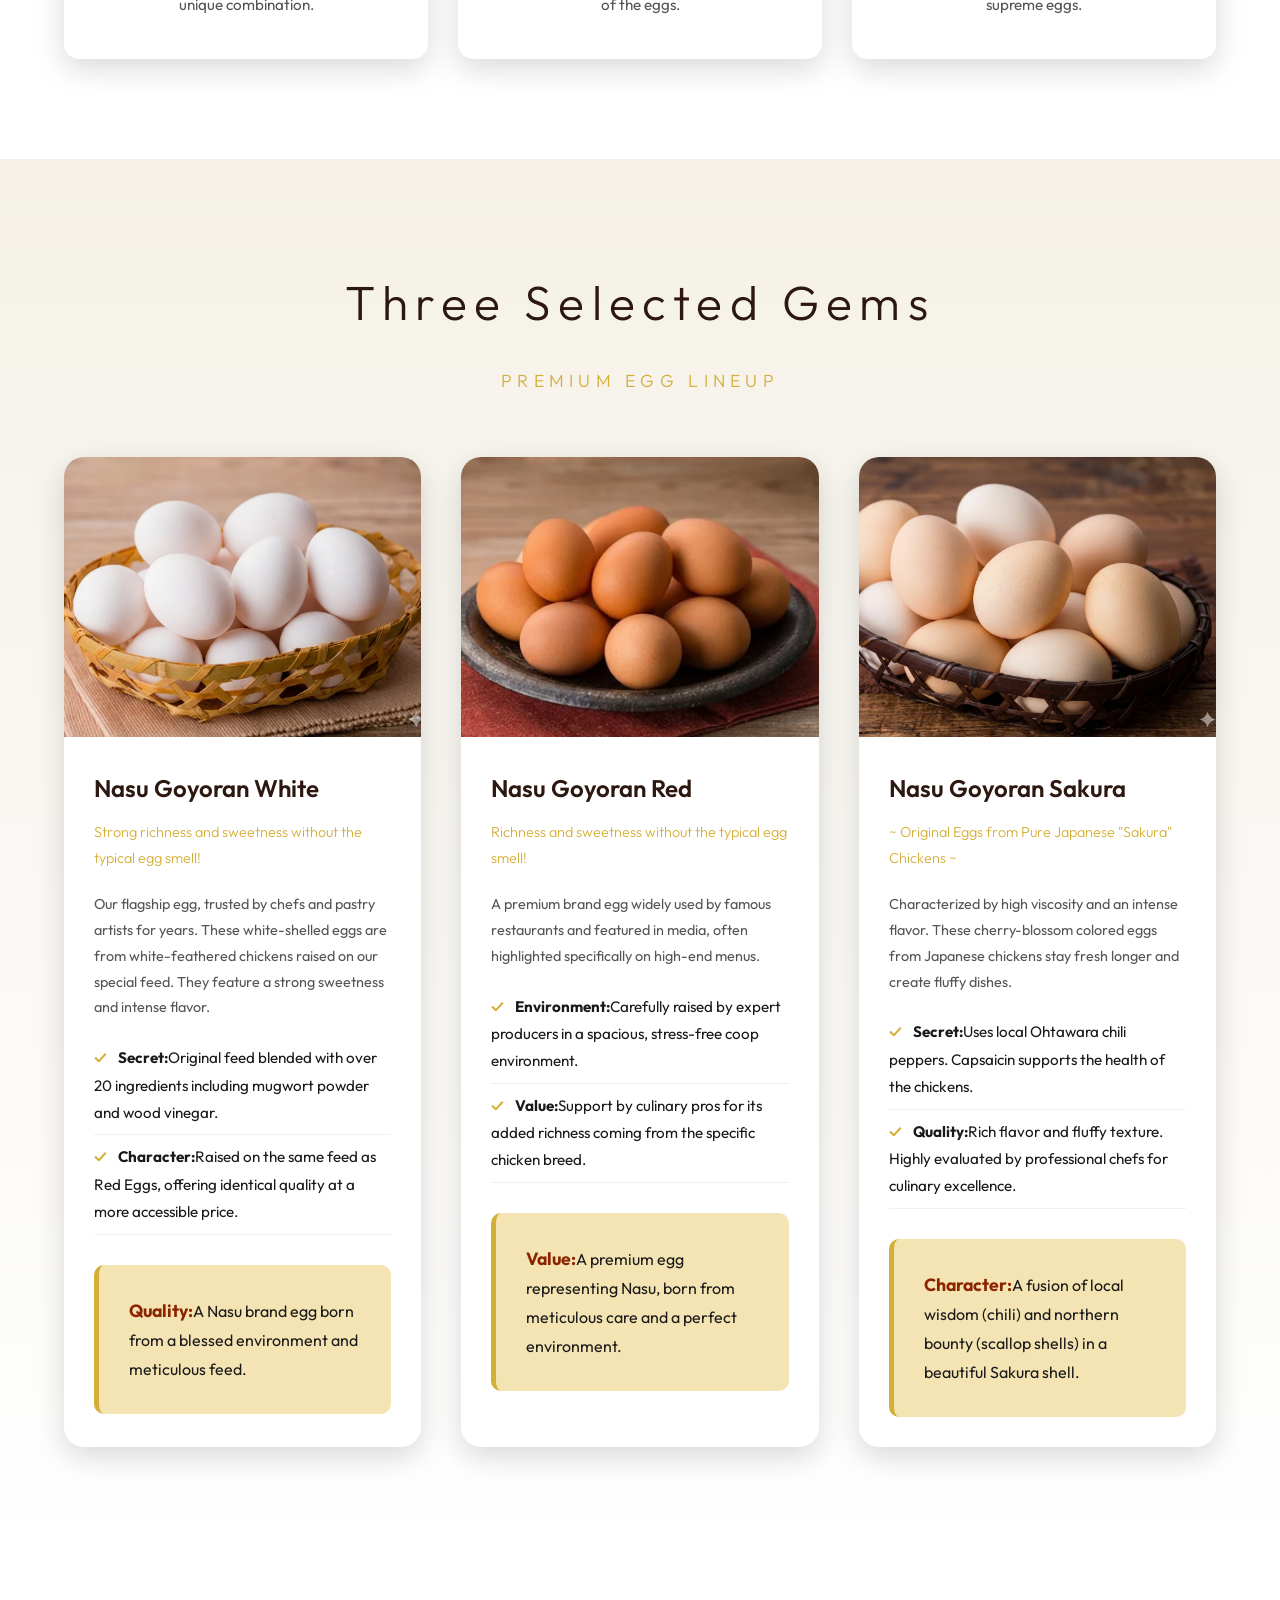
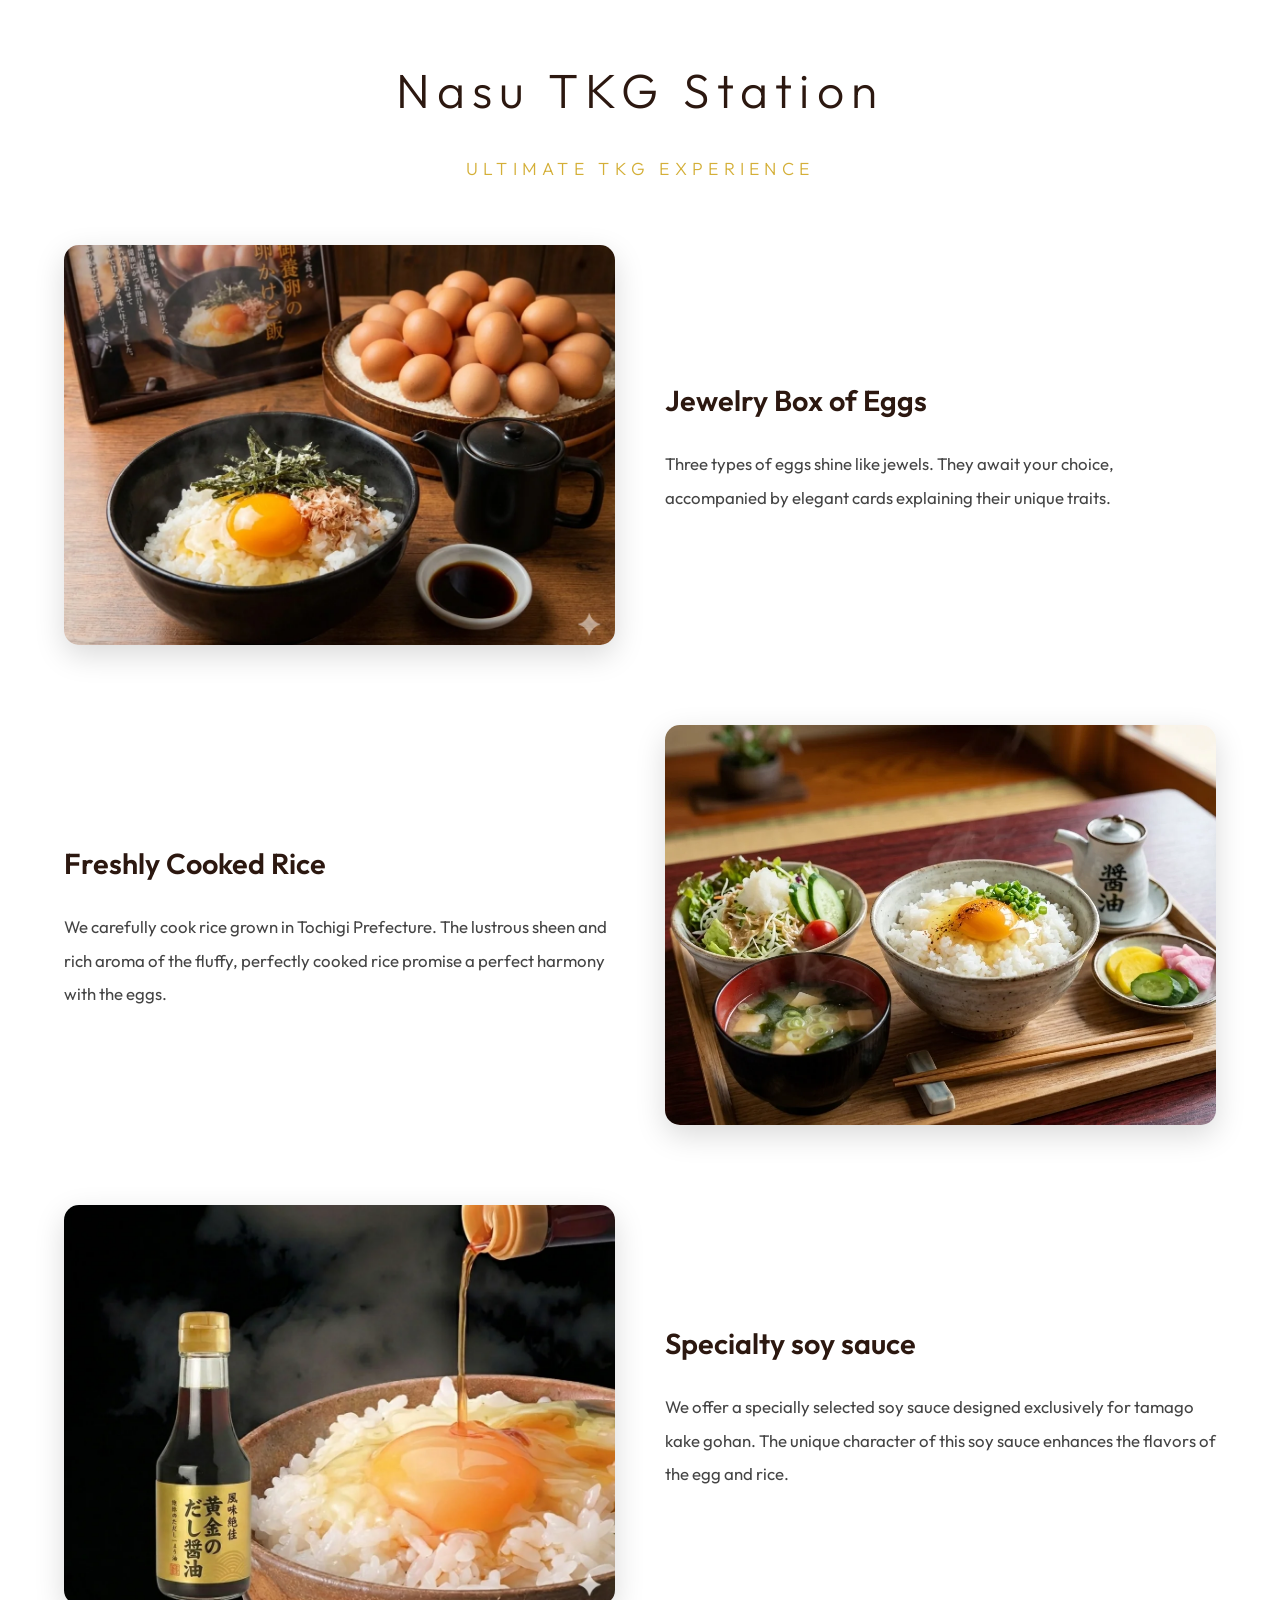
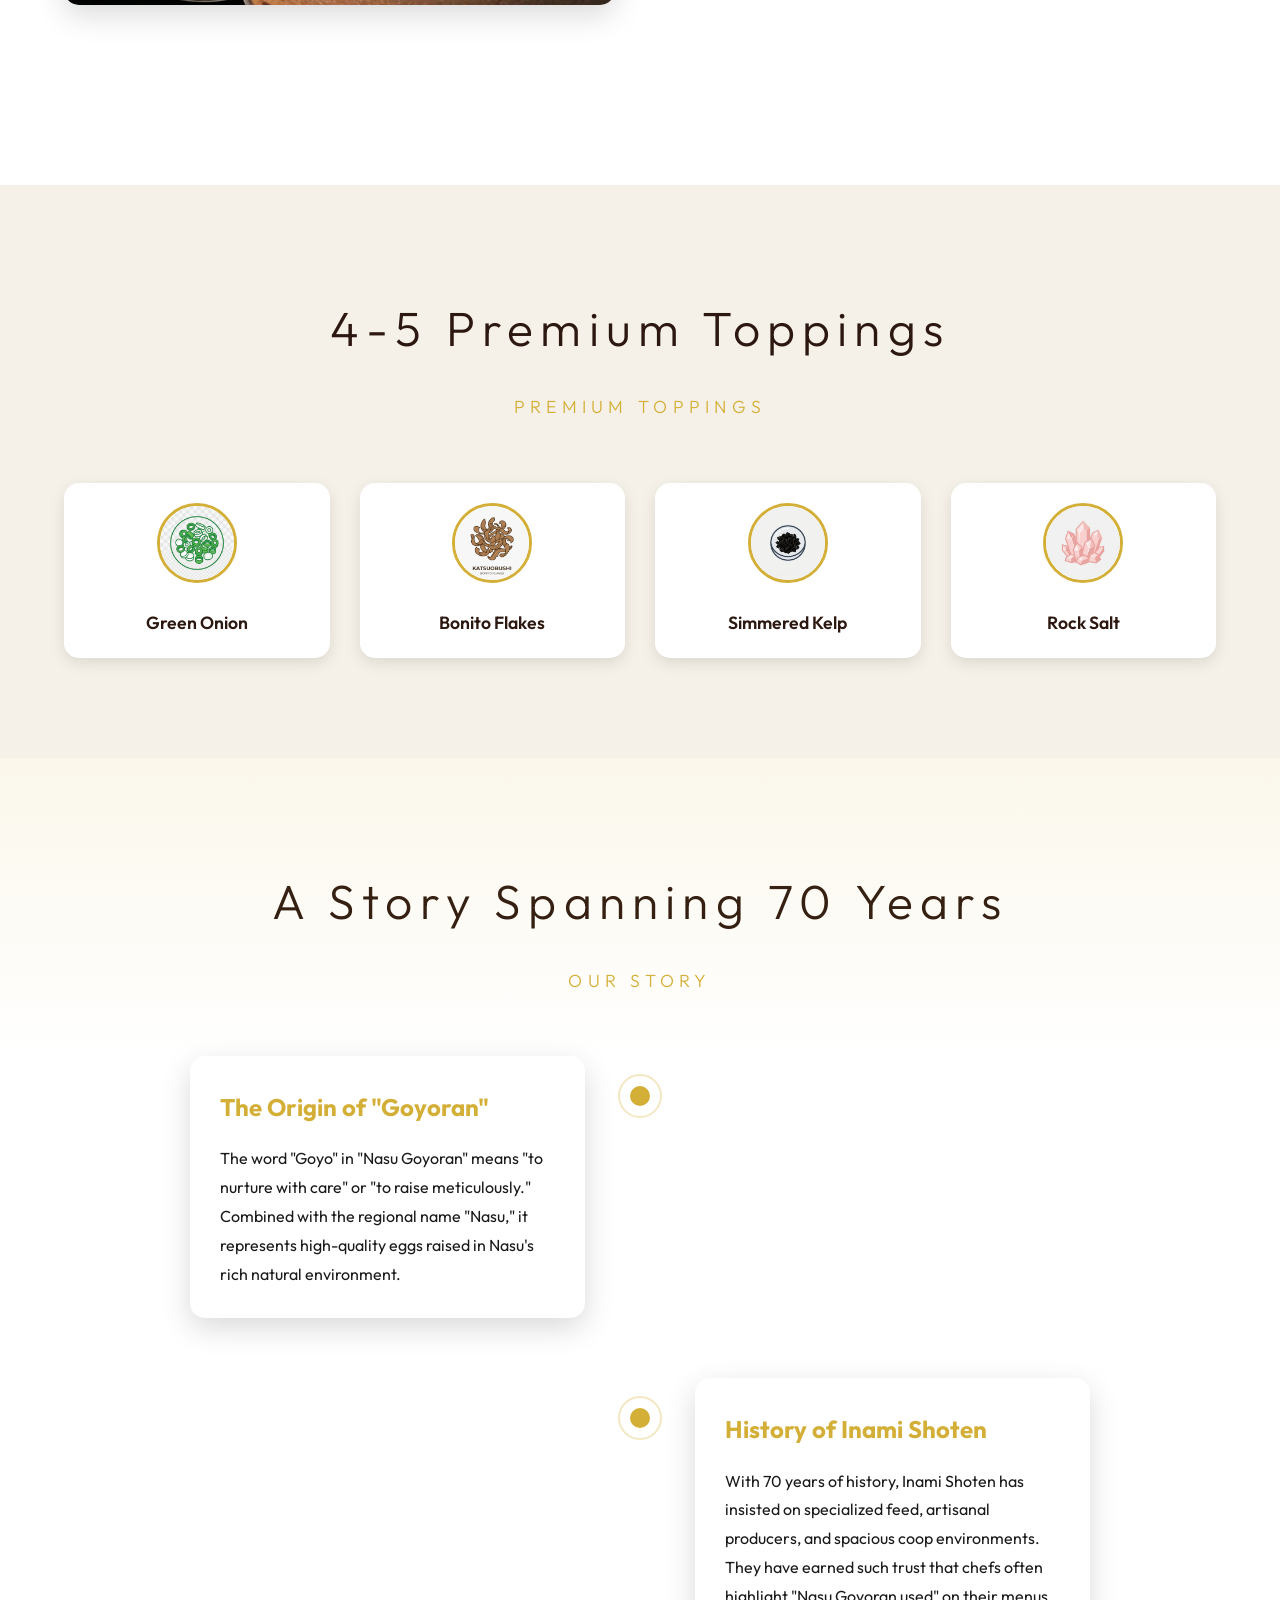
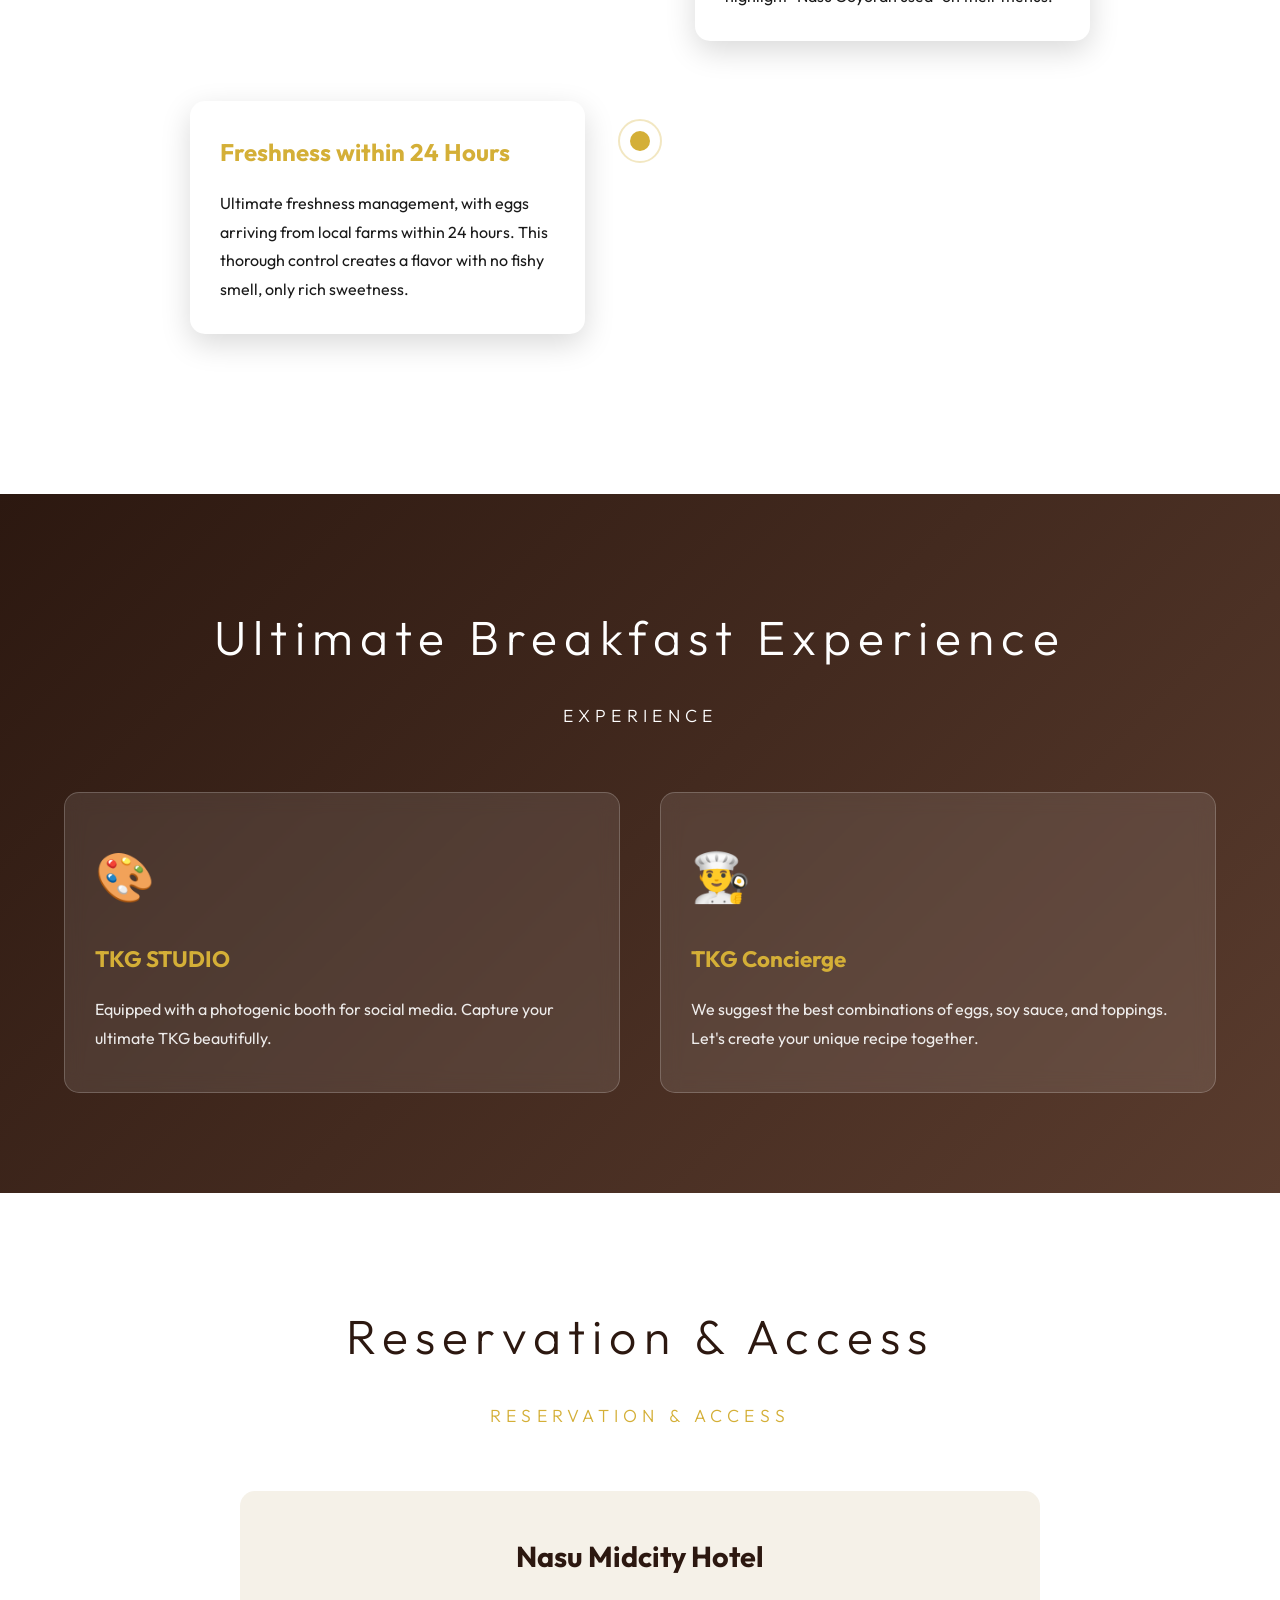
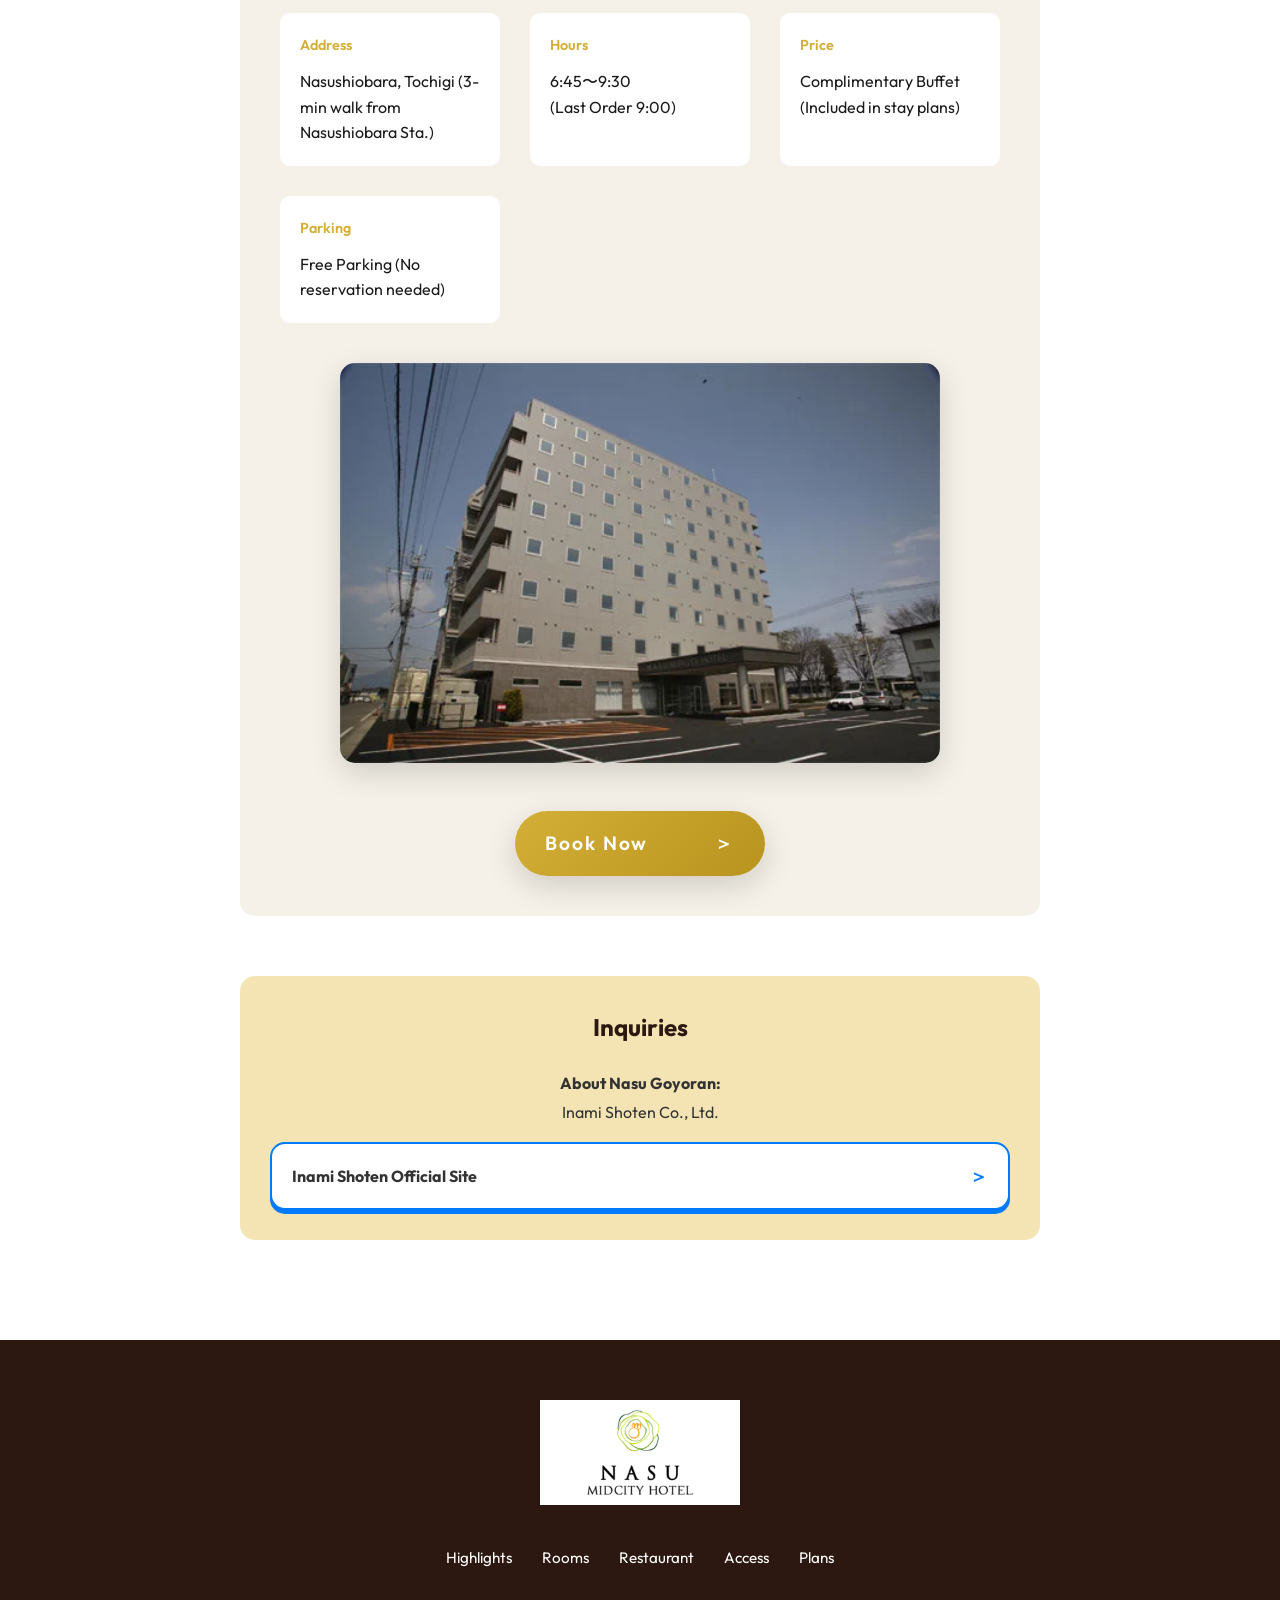
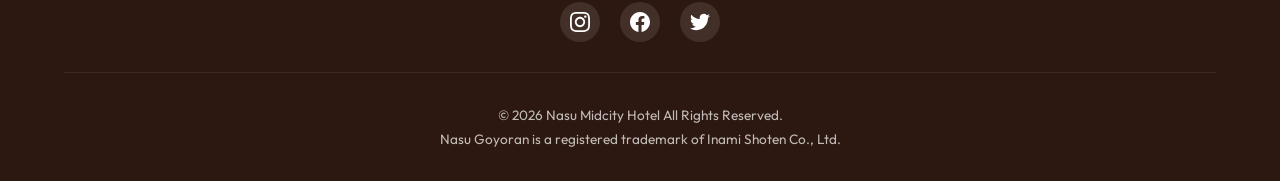
<file: tkg/index.html>
﻿<!DOCTYPE html>
<html lang="ja">
<head>
    <meta charset="UTF-8">
    <meta name="viewport" content="width=device-width, initial-scale=1.0">
    <meta name="description" content="那須ミッドシティホテルの卵かけごはん - 那須御養卵を使った特別な朝食体験">
    <title>特別な卵かけごはん | 那須ミッドシティホテル</title>
    
    <style>
        /* リセットとベーススタイル */
        * {
            margin: 0;
            padding: 0;
            box-sizing: border-box;
        }
        
        :root {
            --primary-gold: #D4AF37;
            --dark-gold: #B8941E;
            --light-gold: #F4E4B3;
            --deep-brown: #2C1810;
            --warm-beige: #F5F1E8;
            --rich-red: #8B2500;
            --text-dark: #1a1a1a;
            --shadow: 0 10px 30px rgba(0,0,0,0.15);
        }
        
        body {
            font-family: 'Helvetica Neue', 'Hiragino Kaku Gothic ProN', 'Hiragino Sans', 'Yu Gothic', YuGothic, Meiryo, sans-serif;
            line-height: 1.8;
            color: var(--text-dark);
            background-color: var(--warm-beige);
            overflow-x: hidden;
        }
        
        /* ヘッダー */
        .header {
            position: relative;
            height: 100vh;
            background: linear-gradient(135deg, var(--deep-brown) 0%, #4A2C1E 100%);
            display: flex;
            align-items: center;
            justify-content: center;
            overflow: hidden;
        }
        
        .header::before {
            content: '';
            position: absolute;
            top: 0;
            left: 0;
            right: 0;
            bottom: 0;
            background-image: url('tamagod.webp'); /* 指定がないため暫定的にtamagodを使用、または適切な背景画像に変更可能 */
            background-size: cover;
            background-position: center;
            opacity: 0.3;
            z-index: 1;
        }
        
        .header-content {
            position: relative;
            z-index: 2;
            text-align: center;
            color: white;
            padding: 0 20px;
        }
        
        .logo {
            width: 120px;
            height: auto;
            margin-bottom: 30px;
            filter: brightness(0) invert(1);
        }
        
        .main-title {
            font-size: clamp(2.5rem, 6vw, 5rem);
            font-weight: 300;
            margin-bottom: 20px;
            letter-spacing: 0.1em;
            text-shadow: 0 4px 20px rgba(0,0,0,0.5);
        }
        
        .main-title span {
            color: var(--primary-gold);
            font-weight: 600;
        }
        
        .subtitle {
            font-size: clamp(1rem, 2.5vw, 1.5rem);
            margin-bottom: 15px;
            letter-spacing: 0.2em;
            font-weight: 300;
        }
        
        .tagline {
            font-size: clamp(0.9rem, 2vw, 1.2rem);
            color: var(--light-gold);
            margin-bottom: 40px;
            font-weight: 300;
        }
        
        .scroll-indicator {
            position: absolute;
            bottom: 50px;
            left: 50%;
            transform: translateX(-50%);
            color: white;
            font-size: 0.9rem;
            letter-spacing: 0.2em;
            animation: float 2s ease-in-out infinite;
        }
        
        @keyframes float {
            0%, 100% { transform: translate(-50%, 0); }
            50% { transform: translate(-50%, 10px); }
        }
        
        /* セクション共通スタイル */
        .section {
            padding: 100px 5%;
            max-width: 1400px;
            margin: 0 auto;
        }
        
        .section-title {
            font-size: clamp(2rem, 4vw, 3rem);
            text-align: center;
            margin-bottom: 20px;
            color: var(--deep-brown);
            font-weight: 300;
            letter-spacing: 0.15em;
        }
        
        .section-subtitle {
            text-align: center;
            color: var(--primary-gold);
            font-size: clamp(0.9rem, 2vw, 1.1rem);
            margin-bottom: 60px;
            letter-spacing: 0.3em;
            font-weight: 300;
        }
        
        /* コンセプトセクション */
        .concept {
            background-color: white;
            text-align: center;
        }
        
        .concept-text {
            max-width: 800px;
            margin: 0 auto 60px;
            font-size: 1.1rem;
            line-height: 2.2;
            color: #333;
        }
        
        .concept-pillars {
            display: grid;
            grid-template-columns: repeat(auto-fit, minmax(300px, 1fr));
            gap: 30px;
            margin-top: 60px;
        }
        
        .pillar-card {
            background: white;
            padding: 40px 30px;
            border-radius: 15px;
            box-shadow: var(--shadow);
            transition: transform 0.3s ease, box-shadow 0.3s ease;
            border-top: 4px solid var(--primary-gold);
        }
        
        .pillar-card:hover {
            transform: translateY(-10px);
            box-shadow: 0 15px 40px rgba(0,0,0,0.2);
        }
        
        .pillar-title {
            font-size: 1.3rem;
            color: var(--primary-gold);
            margin-bottom: 15px;
            font-weight: 600;
        }
        
        .pillar-description {
            font-size: 0.95rem;
            line-height: 1.8;
            color: #555;
        }
        
        /* 卵のラインナップ */
        .eggs-lineup {
            background: linear-gradient(to bottom, var(--warm-beige), white);
        }
        
        .eggs-grid {
            display: grid;
            grid-template-columns: repeat(auto-fit, minmax(320px, 1fr));
            gap: 40px;
        }
        
        .egg-card {
            background: white;
            border-radius: 20px;
            overflow: hidden;
            box-shadow: var(--shadow);
            transition: transform 0.3s ease;
        }
        
        .egg-card:hover {
            transform: scale(1.05);
        }
        
        .egg-image {
            width: 100%;
            height: 280px;
            object-fit: cover;
            display: block;
        }
        
        .egg-content {
            padding: 30px;
        }
        
        .egg-name {
            font-size: 1.5rem;
            color: var(--deep-brown);
            margin-bottom: 10px;
            font-weight: 600;
        }
        
        .egg-subtitle {
            font-size: 0.9rem;
            color: var(--primary-gold);
            margin-bottom: 20px;
            font-weight: 300;
        }
        
        .egg-features {
            list-style: none;
            margin-bottom: 20px;
        }
        
        .egg-features li {
            padding: 8px 0;
            font-size: 0.95rem;
            border-bottom: 1px solid #f0f0f0;
        }
        
        .egg-features li::before {
            content: '✓ ';
            color: var(--primary-gold);
            font-weight: bold;
            margin-right: 8px;
        }
        
        /* TKGステーション */
        .tkg-station {
            background: white;
        }
        
        .station-feature {
            display: grid;
            grid-template-columns: repeat(auto-fit, minmax(300px, 1fr));
            gap: 50px;
            align-items: center;
            margin-bottom: 80px;
        }
        
        .station-feature:nth-child(even) {
            direction: rtl;
        }
        
        .station-feature:nth-child(even) > * {
            direction: ltr;
        }
        
        .station-image {
            width: 100%;
            height: 400px;
            object-fit: cover;
            border-radius: 15px;
            box-shadow: var(--shadow);
        }
        
        .station-content h3 {
            font-size: 1.8rem;
            color: var(--deep-brown);
            margin-bottom: 20px;
            font-weight: 600;
        }
        
        .station-content p {
            font-size: 1.05rem;
            line-height: 2;
            color: #444;
        }
        
        .highlight-box {
            background: var(--light-gold);
            padding: 30px;
            border-radius: 10px;
            margin-top: 30px;
            border-left: 5px solid var(--primary-gold);
        }
        
        .highlight-box strong {
            color: var(--rich-red);
            font-size: 1.1rem;
        }
        
        /* トッピングギャラリー */
        .toppings {
            background: var(--warm-beige);
        }
        
        .toppings-grid {
            display: grid;
            grid-template-columns: repeat(auto-fit, minmax(200px, 1fr));
            gap: 30px;
        }
        
        .topping-item {
            text-align: center;
            padding: 20px;
            background: white;
            border-radius: 15px;
            transition: transform 0.3s ease;
            box-shadow: 0 5px 15px rgba(0,0,0,0.1);
        }
        
        .topping-item:hover {
            transform: translateY(-5px);
        }
        
        .topping-icon {
            width: 80px;
            height: 80px;
            margin: 0 auto 15px;
            border-radius: 50%;
            object-fit: cover;
            border: 3px solid var(--primary-gold);
        }
        
        .topping-name {
            font-size: 1.1rem;
            font-weight: 600;
            color: var(--deep-brown);
        }
        
        /* ストーリーセクション */
        .story {
            background: white;
            position: relative;
        }
        
        .story::before {
            content: '';
            position: absolute;
            top: 0;
            left: 0;
            right: 0;
            height: 300px;
            background: linear-gradient(to bottom, rgba(212, 175, 55, 0.1), transparent);
        }
        
        .story-content {
            position: relative;
            z-index: 1;
        }
        
        .timeline {
            max-width: 900px;
            margin: 0 auto;
        }
        
        .timeline-item {
            display: grid;
            grid-template-columns: 1fr 50px 1fr;
            gap: 30px;
            margin-bottom: 60px;
        }
        
        .timeline-content {
            padding: 30px;
            background: white;
            border-radius: 15px;
            box-shadow: var(--shadow);
        }
        
        .timeline-content h3 {
            font-size: 1.5rem;
            color: var(--primary-gold);
            margin-bottom: 15px;
        }
        
        .timeline-dot {
            width: 20px;
            height: 20px;
            background: var(--primary-gold);
            border-radius: 50%;
            margin: 30px auto;
            position: relative;
        }
        
        .timeline-dot::before {
            content: '';
            position: absolute;
            top: 50%;
            left: 50%;
            transform: translate(-50%, -50%);
            width: 40px;
            height: 40px;
            border: 2px solid var(--primary-gold);
            border-radius: 50%;
            opacity: 0.3;
        }
        
        /* 体験セクション */
        .experience {
            background: linear-gradient(135deg, var(--deep-brown), #5A3C2E);
            color: white;
        }
        
        .experience .section-title,
        .experience .section-subtitle {
            color: white;
        }
        
        .experience-grid {
            display: grid;
            grid-template-columns: repeat(auto-fit, minmax(280px, 1fr));
            gap: 40px;
        }
        
        .experience-card {
            background: rgba(255, 255, 255, 0.1);
            padding: 40px 30px;
            border-radius: 15px;
            backdrop-filter: blur(10px);
            border: 1px solid rgba(255, 255, 255, 0.2);
            transition: transform 0.3s ease;
        }
        
        .experience-card:hover {
            transform: translateY(-10px);
            background: rgba(255, 255, 255, 0.15);
        }
        
        .experience-icon {
            font-size: 3rem;
            margin-bottom: 20px;
            display: block;
        }
        
        .experience-card h3 {
            font-size: 1.4rem;
            margin-bottom: 15px;
            color: var(--primary-gold);
        }
        
        .experience-card p {
            font-size: 1rem;
            line-height: 1.8;
            opacity: 0.9;
        }
        
        /* アクセス・予約セクション */
        .booking {
            background: white;
            text-align: center;
        }
        
        .hotel-info {
            max-width: 800px;
            margin: 0 auto 50px;
            padding: 40px;
            background: var(--warm-beige);
            border-radius: 15px;
        }
        
        .hotel-info h3 {
            font-size: 1.8rem;
            color: var(--deep-brown);
            margin-bottom: 30px;
        }
        
        .info-grid {
            display: grid;
            grid-template-columns: repeat(auto-fit, minmax(200px, 1fr));
            gap: 30px;
            text-align: left;
            margin-bottom: 30px;
        }
        
        .info-item {
            padding: 20px;
            background: white;
            border-radius: 10px;
        }
        
        .info-label {
            font-size: 0.9rem;
            color: var(--primary-gold);
            font-weight: 600;
            margin-bottom: 10px;
        }
        
        .info-value {
            font-size: 1rem;
            color: var(--text-dark);
            line-height: 1.6;
        }
        
        .cta-button {
            display: flex !important;
            justify-content: space-between !important;
            align-items: center !important;
            padding: 15px 30px !important;
            background: linear-gradient(135deg, var(--primary-gold), var(--dark-gold)) !important;
            color: white !important;
            text-decoration: none !important;
            font-size: 1.2rem !important;
            font-weight: 600 !important;
            border-radius: 50px !important;
            transition: all 0.3s ease !important;
            box-shadow: var(--shadow) !important;
            letter-spacing: 0.1em !important;
            width: fit-content !important;
            min-width: 250px !important;
            margin: 0 auto !important;
        }
        
        .cta-button .arrow-span {
            margin-left: 15px !important;
            font-size: 1.2rem !important;
        }

        /* 外部リンク用リファレンススタイル */
        .external-link-ref {
            display: flex !important;
            justify-content: space-between !important;
            align-items: center !important;
            width: 100% !important;
            padding: 15px 20px !important;
            background-color: #fff !important;
            border: 2px solid #007aff !important;
            border-radius: 15px !important;
            text-decoration: none !important;
            color: #333 !important;
            font-weight: bold !important;
            box-shadow: 0 4px 0 #007aff !important;
            margin-top: 15px !important;
            box-sizing: border-box !important;
            transition: all 0.2s ease !important;
        }

        .external-link-ref:hover {
            background: #f0f7ff !important;
            transform: translateY(2px) !important;
            box-shadow: 0 2px 0 #007aff !important;
        }

        .external-link-ref .arrow-span {
            color: #007aff !important;
            margin-left: 10px !important;
            font-size: 1.2rem !important;
        }
        
        /* フッター */
        .footer {
            background: var(--deep-brown);
            color: white;
            padding: 60px 5% 30px;
            text-align: center;
        }
        
        .footer-content {
            max-width: 1200px;
            margin: 0 auto;
        }
        
        .footer-logo {
            width: 200px;
            height: auto;
            margin-bottom: 30px;
        }
        
        .footer-links {
            display: flex;
            justify-content: center;
            gap: 30px;
            margin-bottom: 30px;
            flex-wrap: wrap;
        }
        
        .footer-links a {
            color: white;
            text-decoration: none;
            transition: color 0.3s ease;
            font-size: 0.95rem;
        }
        
        .footer-links a:hover {
            color: var(--primary-gold);
        }
        
        .social-links {
            display: flex;
            justify-content: center;
            gap: 20px;
            margin-bottom: 30px;
        }
        
        .social-icon {
            width: 40px;
            height: 40px;
            background: rgba(255, 255, 255, 0.1);
            border-radius: 50%;
            display: flex;
            align-items: center;
            justify-content: center;
            transition: all 0.3s ease;
        }
        
        .social-icon:hover {
            background: var(--primary-gold);
            transform: translateY(-3px);
        }
        
        .copyright {
            font-size: 0.85rem;
            opacity: 0.7;
            margin-top: 30px;
            padding-top: 30px;
            border-top: 1px solid rgba(255, 255, 255, 0.1);
        }
        
        /* レスポンシブ対応 */
        @media (max-width: 768px) {
            .section {
                padding: 60px 5%;
            }
            
            .main-title {
                font-size: clamp(2rem, 10vw, 3.5rem);
                white-space: nowrap;
            }

            .concept-text {
                font-size: 1rem;
                line-height: 1.8;
                word-break: keep-all;
                overflow-wrap: break-word;
            }
            
            .timeline-item {
                grid-template-columns: 1fr;
            }
            
            .timeline-dot {
                display: none;
            }
            
            .info-grid {
                grid-template-columns: 1fr;
            }
        }
        
        /* アニメーション */
        @keyframes fadeInUp {
            from {
                opacity: 0;
                transform: translateY(30px);
            }
            to {
                opacity: 1;
                transform: translateY(0);
            }
        }
        
        .fade-in-up {
            animation: fadeInUp 0.8s ease-out;
        }
        /* 言語切り替え */
        .lang-toggle {
            position: fixed;
            top: 20px;
            right: 20px;
            z-index: 1000;
            background: rgba(255, 255, 255, 0.9);
            padding: 5px;
            border-radius: 30px;
            box-shadow: 0 2px 10px rgba(0,0,0,0.1);
            display: flex;
            gap: 5px;
            backdrop-filter: blur(5px);
            border: 1px solid var(--primary-gold);
        }

        .lang-btn {
            border: none;
            background: none;
            padding: 8px 15px;
            border-radius: 20px;
            cursor: pointer;
            font-size: 0.85rem;
            font-weight: 600;
            transition: all 0.3s ease;
            color: var(--text-dark);
        }

        .lang-btn.active {
            background: var(--primary-gold);
            color: white;
        }

        /* 言語表示制御 */
        body.lang-en .ja { display: none !important; }
        body.lang-ja .en { display: none !important; }

        /* 英数字フォント調整 */
        body.lang-en {
            font-family: 'Outfit', 'Helvetica Neue', Arial, sans-serif;
        }
    </style>
    <link href="https://fonts.googleapis.com/css2?family=Outfit:wght@300;400;600&display=swap" rel="stylesheet">
</head>
<body>
    <div class="lang-toggle">
        <button class="lang-btn" onclick="setLanguage('ja')" id="btn-ja">日本語</button>
        <button class="lang-btn" onclick="setLanguage('en')" id="btn-en">English</button>
    </div>

    <!-- ヘッダー -->
    <header class="header">
        <div class="header-content fade-in-up">
            <p style="font-size: 1.1rem; letter-spacing: 0.3em; margin-bottom: 5px; opacity: 0.8; font-weight: 300;">
                <span class="ja">那須ミッドシティホテル</span>
                <span class="en">Nasu Midcity Hotel</span>
            </p>
            <h1 class="main-title">
                <span class="ja">特別な<span>卵かけごはん</span></span>
                <span class="en">The Ultimate <span>TKG</span></span>
            </h1>
            <p class="subtitle">
                <span class="ja">那須TKG殿堂 - 特別な一杯、朝の儀式</span>
                <span class="en">Nasu TKG Hall of Fame - The Ultimate Bowl</span>
            </p>
            <p class="tagline">
                <span class="ja">那須御養卵で叶える、忘れられない朝食体験</span>
                <span class="en">Unforgettable Breakfast with Nasu Goyoran Eggs</span>
            </p>
        </div>
        <div class="scroll-indicator">
            <span class="ja">スクロール</span>
            <span class="en">SCROLL</span>
        </div>
    </header>

    <!-- コンセプトセクション -->
    <section class="section concept">
        <h2 class="section-title">
            <span class="ja">ブランドコンセプト</span>
            <span class="en">Brand Concept</span>
        </h2>
        <p class="section-subtitle">BRAND CONCEPT</p>
        
        <div class="concept-text">
            <p class="ja">
                朝, 目覚めた時に最初に想う「あの卵かけごはん」―<br>
                那須ミッドシティホテルが贈る特別なTKG体験は、<br>
                70年の歴史を持つ稲見商店の「那須御養卵」<br>
                との出会いから始まります。
            </p>
            <p class="en">
                The TKG you think of first thing when you wake up in the morning.<br>
                Nasu Midcity Hotel's ultimate TKG experience begins with<br>
                the discovery of "Nasu Goyoran" eggs from Inami Shoten,<br>
                which has a proud 70-year history.
            </p>
        </div>
        
        <div class="concept-pillars">
            <div class="pillar-card">
                <h3 class="pillar-title">Choose Your Journey</h3>
                <p class="pillar-description">
                    <span class="ja">3種類の卵×専用醤油×約4～5種類のトッピング。<br>あなただけの組み合わせで、無限の可能性を追求できます。</span>
                    <span class="en">3 types of eggs × special soy sauce × 4-5 toppings.<br>Pursue infinite possibilities with your own unique combination.</span>
                </p>
            </div>
            
            <div class="pillar-card">
                <h3 class="pillar-title">Farm to Table in 24h</h3>
                <p class="pillar-description">
                    <span class="ja">地元農場から24時間以内に届く究極の鮮度。<br>「ぷっくり」とした黄身と白身が、卵の本来の美味しさを物語ります。</span>
                    <span class="en">Ultimate freshness delivered within 24 hours from local farms.<br>Plump yolks and whites reveal the true flavor of the eggs.</span>
                </p>
            </div>

            <div class="pillar-card">
                <h3 class="pillar-title">Nasu Morning Ritual</h3>
                <p class="pillar-description">
                    <span class="ja">那須の朝食文化を体験する特別な時間。<br>炊き上げたごはんと特別な卵が織りなす、朝の儀式。</span>
                    <span class="en">A special time to experience Nasu's breakfast culture.<br>A morning ritual of freshly cooked rice and supreme eggs.</span>
                </p>
            </div>
        </div>
    </section>

    <!-- 卵のラインナップ -->
    <section class="section eggs-lineup">
        <h2 class="section-title">
            <span class="ja">厳選された三種の宝石</span>
            <span class="en">Three Selected Gems</span>
        </h2>
        <p class="section-subtitle">PREMIUM EGG LINEUP</p>
        
        <div class="eggs-grid">
            <div class="egg-card">
                <img src="shiratama.webp" alt="那須御養卵 白玉" class="egg-image">
                <div class="egg-content">
                    <h3 class="egg-name">
                        <span class="ja">那須御養卵 白玉</span>
                        <span class="en">Nasu Goyoran White</span>
                    </h3>
                    <p class="egg-subtitle">
                        <span class="ja">「コクと甘味」が強く、卵特有の生臭さがないオリジナル卵！</span>
                        <span class="en">Strong richness and sweetness without the typical egg smell!</span>
                    </p>
                    <div class="egg-description" style="font-size: 0.9rem; margin-bottom: 15px; color: #555;">
                        <span class="ja">長年多くのシェフやパティシエから信頼を頂く当社一番の柱です。白玉は白い羽の鶏が産む白殻の卵で、赤玉と同じ指定配合飼料で育てられています。甘みが強く、味が濃いのが特徴です。</span>
                        <span class="en">Our flagship egg, trusted by chefs and pastry artists for years. These white-shelled eggs are from white-feathered chickens raised on our special feed. They feature a strong sweetness and intense flavor.</span>
                    </div>
                    <ul class="egg-features">
                        <li>
                            <strong class="ja">美味しさの秘密：</strong><span class="ja">よもぎ粉末、木酢酸、ファフィア酵母など20種類以上をブレンドしたオリジナル飼料</span>
                            <strong class="en">Secret:</strong><span class="en">Original feed blended with over 20 ingredients including mugwort powder and wood vinegar.</span>
                        </li>
                        <li>
                            <strong class="ja">白玉の特徴：</strong><span class="ja">赤玉と同じ飼料で育てられ、品質はそのままにお求めいただきやすい価格を実現</span>
                            <strong class="en">Character:</strong><span class="en">Raised on the same feed as Red Eggs, offering identical quality at a more accessible price.</span>
                        </li>
                    </ul>
                    <div class="highlight-box">
                        <strong class="ja">確かな品質：</strong><span class="ja">恵まれた環境とこだわりの餌から生まれた、毎日の食卓にも嬉しい那須のブランド卵</span>
                        <strong class="en">Quality:</strong><span class="en">A Nasu brand egg born from a blessed environment and meticulous feed.</span>
                    </div>
                </div>
            </div>
            
            <div class="egg-card">
                <img src="akadama.webp" alt="那須御養卵 赤玉" class="egg-image">
                <div class="egg-content">
                    <h3 class="egg-name">
                        <span class="ja">那須御養卵 赤玉</span>
                        <span class="en">Nasu Goyoran Red</span>
                    </h3>
                    <p class="egg-subtitle">
                        <span class="ja">「コクと甘味」が強く、卵特有の生臭さがないオリジナル卵！</span>
                        <span class="en">Richness and sweetness without the typical egg smell!</span>
                    </p>
                    <div class="egg-description" style="font-size: 0.9rem; margin-bottom: 15px; color: #555;">
                        <span class="ja">当社の一番の柱として長年多くのシェフやパティシエから信頼を頂き、「那須御養卵使用」とメニューやPOPに記載されるブランド卵です。</span>
                        <span class="en">A premium brand egg widely used by famous restaurants and featured in media, often highlighted specifically on high-end menus.</span>
                    </div>
                    <ul class="egg-features">
                        <li>
                            <strong class="ja">恵まれた環境：</strong><span class="ja">職人気質の生産者が、ゆったりとした鶏舎環境で大切に育てています</span>
                            <strong class="en">Environment:</strong><span class="en">Carefully raised by expert producers in a spacious, stress-free coop environment.</span>
                        </li>
                        <li>
                            <strong class="ja">赤玉の特性：</strong><span class="ja">鶏種の違いによる味の濃厚さが付加された、お料理のプロが支持する逸品</span>
                            <strong class="en">Value:</strong><span class="en">Support by culinary pros for its added richness coming from the specific chicken breed.</span>
                        </li>
                    </ul>
                    <div class="highlight-box">
                        <strong class="ja">価値：</strong><span class="ja">恵まれた環境とこだわりの餌から生まれた、那須を代表するプレミアム卵</span>
                        <strong class="en">Value:</strong><span class="en">A premium egg representing Nasu, born from meticulous care and a perfect environment.</span>
                    </div>
                </div>
            </div>
            
            <div class="egg-card">
                <img src="sakura.webp" alt="那須御養卵 さくら" class="egg-image">
                <div class="egg-content">
                    <h3 class="egg-name">
                        <span class="ja">那須御養卵 さくら</span>
                        <span class="en">Nasu Goyoran Sakura</span>
                    </h3>
                    <p class="egg-subtitle">
                        <span class="ja">〜純国産鶏「さくら」が産んだオリジナル卵〜</span>
                        <span class="en">~ Original Eggs from Pure Japanese "Sakura" Chickens ~</span>
                    </p>
                    <div class="egg-description" style="font-size: 0.9rem; margin-bottom: 15px; color: #555;">
                        <span class="ja">粘度が高く濃厚な味わいが特徴です。日本で唯一の「純国産鶏」が産むさくら色の卵は、鮮度が長持ちし、起泡性が高いため卵料理をふわふわに仕上げます。</span>
                        <span class="en">Characterized by high viscosity and an intense flavor. These cherry-blossom colored eggs from Japanese chickens stay fresh longer and create fluffy dishes.</span>
                    </div>
                    <ul class="egg-features">
                        <li>
                            <strong class="ja">美味しさの秘密：</strong><span class="ja">地元大田原産の唐辛子を配合。カプサイシンが鶏の健康を支えます</span>
                            <strong class="en">Secret:</strong><span class="en">Uses local Ohtawara chili peppers. Capsaicin supports the health of the chickens.</span>
                        </li>
                        <li>
                            <strong class="ja">料理の質を高める：</strong><span class="ja">濃厚なコクとふわふわの食感。プロの料理人からも高く評価される逸品です</span>
                            <strong class="en">Quality:</strong><span class="en">Rich flavor and fluffy texture. Highly evaluated by professional chefs for culinary excellence.</span>
                        </li>
                    </ul>
                    <div class="highlight-box">
                        <strong class="ja">特徴：</strong><span class="ja">地元の知恵（唐辛子）と北の恵み（ホタテ）が融合した、強く美しいさくら色の卵</span>
                        <strong class="en">Character:</strong><span class="en">A fusion of local wisdom (chili) and northern bounty (scallop shells) in a beautiful Sakura shell.</span>
                    </div>
                </div>
            </div>
        </div>
    </section>

    <!-- TKGステーション -->
    <section class="section tkg-station">
        <h2 class="section-title">
            <span class="ja">那須TKGステーション</span>
            <span class="en">Nasu TKG Station</span>
        </h2>
        <p class="section-subtitle">ULTIMATE TKG EXPERIENCE</p>
        
        <div class="station-feature">
            <img src="tamagod.webp" alt="卵の宝石箱ディスプレイ" class="station-image">
            <div class="station-content">
                <h3>
                    <span class="ja">卵の宝石箱</span>
                    <span class="en">Jewelry Box of Eggs</span>
                </h3>
                <p>
                    <span class="ja">3種類の卵が、まるで宝石のように輝く。それぞれの卵の特徴を説明するエレガントなカードとともに、あなたの選択を待っています。</span>
                    <span class="en">Three types of eggs shine like jewels. They await your choice, accompanied by elegant cards explaining their unique traits.</span>
                </p>
            </div>
        </div>
        
        <div class="station-feature">
            <img src="asagohan.webp" alt="土鍋で炊き上げるなすひかり" class="station-image">
            <div class="station-content">
                <h3>
                    <span class="ja">炊きたてごはん</span>
                    <span class="en">Freshly Cooked Rice</span>
                </h3>
                <p>
                    <span class="ja">栃木県産米を丁寧に炊き上げます。ふっくらと炊き上がったごはんの艶と香りが、卵との完璧なハーモニーを約束します。</span>
                    <span class="en">We carefully cook rice grown in Tochigi Prefecture. The lustrous sheen and rich aroma of the fluffy, perfectly cooked rice promise a perfect harmony with the eggs.</span>
                </p>
            </div>
        </div>
        
        <div class="station-feature">
            <img src="tamago3.webp" alt="専用醤油" class="station-image">
            <div class="station-content">
                <h3>
                    <span class="ja">専用醤油</span>
                    <span class="en">Specialty soy sauce</span>
                </h3>
                <p>
                    <span class="ja">卵かけごはん専用に厳選された醤油をご用意。醤油が持つ個性が、卵とごはんの味わいを引き立てます。</span>
                    <span class="en">We offer a specially selected soy sauce designed exclusively for tamago kake gohan. The unique character of this soy sauce enhances the flavors of the egg and rice.</span>
                </p>
            </div>
        </div>
    </section>

    <!-- トッピングギャラリー -->
    <section class="section toppings">
        <h2 class="section-title">
            <span class="ja">約4～5種類のプレミアムトッピング</span>
            <span class="en">4-5 Premium Toppings</span>
        </h2>
        <p class="section-subtitle">PREMIUM TOPPINGS</p>
        
        <div class="toppings-grid">
            <div class="topping-item">
                <img src="topping_negi.webp" alt="小ねぎ" class="topping-icon">
                <p class="topping-name">
                    <span class="ja">小ねぎ</span>
                    <span class="en">Green Onion</span>
                </p>
            </div>
            <div class="topping-item">
                <img src="topping_katsuobushi.webp" alt="かつお節" class="topping-icon">
                <p class="topping-name">
                    <span class="ja">かつお節</span>
                    <span class="en">Bonito Flakes</span>
                </p>
            </div>
            <div class="topping-item">
                <img src="topping_konbu.webp" alt="佃煮昆布" class="topping-icon">
                <p class="topping-name">
                    <span class="ja">佃煮昆布</span>
                    <span class="en">Simmered Kelp</span>
                </p>
            </div>
            <div class="topping-item">
                <img src="topping_ganen.webp" alt="岩塩" class="topping-icon">
                <p class="topping-name">
                    <span class="ja">岩塩</span>
                    <span class="en">Rock Salt</span>
                </p>
            </div>
        </div>
    </section>

    <!-- ストーリーセクション -->
    <section class="section story">
        <h2 class="section-title">
            <span class="ja">70年の想いを継ぐ物語</span>
            <span class="en">A Story Spanning 70 Years</span>
        </h2>
        <p class="section-subtitle">OUR STORY</p>
        
        <div class="story-content">
            <div class="timeline">
                <div class="timeline-item">
                    <div class="timeline-content">
                        <h3>
                            <span class="ja">「御養」の由来</span>
                            <span class="en">The Origin of "Goyoran"</span>
                        </h3>
                        <p>
                            <span class="ja">「那須御養卵」の"御養"は、「大切に養う」「丁寧に育てる」という意味が込められています。地域名「那須」と組み合わせ、那須の豊かな自然環境で丁寧に育てられた高品質な卵であることを表現しています。</span>
                            <span class="en">The word "Goyo" in "Nasu Goyoran" means "to nurture with care" or "to raise meticulously." Combined with the regional name "Nasu," it represents high-quality eggs raised in Nasu's rich natural environment.</span>
                        </p>
                    </div>
                    <div class="timeline-dot"></div>
                    <div></div>
                </div>
                
                <div class="timeline-item">
                    <div></div>
                    <div class="timeline-dot"></div>
                    <div class="timeline-content">
                        <h3>
                            <span class="ja">稲見商店の歴史</span>
                            <span class="en">History of Inami Shoten</span>
                        </h3>
                        <p>
                            <span class="ja">70年の歴史を持つ稲見商店は、指定配合飼料、職人気質の生産者、ゆったりとした鶏舎環境にこだわり続けてきました。シェフやパティシエから長年支持され、「那須御養卵使用」と店舗で明記されるほどの信頼を獲得しています。</span>
                            <span class="en">With 70 years of history, Inami Shoten has insisted on specialized feed, artisanal producers, and spacious coop environments. They have earned such trust that chefs often highlight "Nasu Goyoran used" on their menus.</span>
                        </p>
                    </div>
                </div>
                
                <div class="timeline-item">
                    <div class="timeline-content">
                        <h3>
                            <span class="ja">24時間以内の鮮度</span>
                            <span class="en">Freshness within 24 Hours</span>
                        </h3>
                        <p>
                            <span class="ja">地元農場から24時間以内にホテルに届く究極の鮮度管理。この徹底した品質管理が、卵特有の生臭さが全くない、甘みとコクが強い味わいを生み出しています。</span>
                            <span class="en">Ultimate freshness management, with eggs arriving from local farms within 24 hours. This thorough control creates a flavor with no fishy smell, only rich sweetness.</span>
                        </p>
                    </div>
                    <div class="timeline-dot"></div>
                    <div></div>
                </div>
            </div>
        </div>
    </section>

    <!-- 体験セクション -->
    <section class="section experience">
        <h2 class="section-title">
            <span class="ja">究極の朝食体験</span>
            <span class="en">Ultimate Breakfast Experience</span>
        </h2>
        <p class="section-subtitle">EXPERIENCE</p>
        
        <div class="experience-grid">
            <div class="experience-card">
                <span class="experience-icon">🎨</span>
                <h3>TKG STUDIO</h3>
                <p>
                    <span class="ja">フォトジェニックなSNS用撮影ブースを完備。あなたの究極のTKGを美しく記録しましょう。</span>
                    <span class="en">Equipped with a photogenic booth for social media. Capture your ultimate TKG beautifully.</span>
                </p>
            </div>
            
            <div class="experience-card">
                <span class="experience-icon">👨‍🍳</span>
                <h3>
                    <span class="ja">TKGコンシェルジュ</span>
                    <span class="en">TKG Concierge</span>
                </h3>
                <p>
                    <span class="ja">卵と醤油、トッピングの最適な組み合わせをご提案。あなただけのレシピを一緒に作り上げます。</span>
                    <span class="en">We suggest the best combinations of eggs, soy sauce, and toppings. Let's create your unique recipe together.</span>
                </p>
            </div>
            

            

        </div>
    </section>

    <!-- アクセス・予約セクション -->
    <section class="section booking">
        <h2 class="section-title">
            <span class="ja">ご予約・アクセス</span>
            <span class="en">Reservation & Access</span>
        </h2>
        <p class="section-subtitle">RESERVATION & ACCESS</p>
        
        <div class="hotel-info">
            <h3>
                <span class="ja">那須ミッドシティホテル</span>
                <span class="en">Nasu Midcity Hotel</span>
            </h3>
            
            <div class="info-grid">
                <div class="info-item">
                    <div class="info-label">
                        <span class="ja">住所</span>
                        <span class="en">Address</span>
                    </div>
                    <div class="info-value">
                        <span class="ja">栃木県那須塩原市（那須塩原駅から徒歩3分）</span>
                        <span class="en">Nasushiobara, Tochigi (3-min walk from Nasushiobara Sta.)</span>
                    </div>
                </div>
                
                <div class="info-item">
                    <div class="info-label">
                        <span class="ja">朝食時間</span>
                        <span class="en">Hours</span>
                    </div>
                    <div class="info-value">6:45〜9:30<br>(Last Order 9:00)</div>
                </div>
                
                <div class="info-item">
                    <div class="info-label">
                        <span class="ja">料金</span>
                        <span class="en">Price</span>
                    </div>
                    <div class="info-value">
                        <span class="ja">朝食ビュッフェ無料（宿泊プランに含まれます）</span>
                        <span class="en">Complimentary Buffet (Included in stay plans)</span>
                    </div>
                </div>
                
                <div class="info-item">
                    <div class="info-label">
                        <span class="ja">駐車場</span>
                        <span class="en">Parking</span>
                    </div>
                    <div class="info-value">
                        <span class="ja">無料駐車場完備（予約不要）</span>
                        <span class="en">Free Parking (No reservation needed)</span>
                    </div>
                </div>
            </div>
            
            <div style="margin: 40px 0;">
                <img src="midcity.webp" alt="那須ミッドシティホテル外観" style="width: 100%; max-width: 600px; border-radius: 15px; box-shadow: var(--shadow);">
            </div>
            
            <a href="https://www.nasu-midcity.com/" class="cta-button" target="_blank">
                <span class="ja">ご予約はこちら</span><span class="en">Book Now</span>
                <span class="arrow-span">＞</span>
            </a>
        </div>
        
        <div style="margin-top: 60px; padding: 30px; background: var(--light-gold); border-radius: 15px; max-width: 800px; margin-left: auto; margin-right: auto;">
            <h3 style="font-size: 1.5rem; color: var(--deep-brown); margin-bottom: 20px;">
                <span class="ja">お問い合わせ</span>
                <span class="en">Inquiries</span>
            </h3>
            <p style="font-size: 1rem; line-height: 1.8; color: #333;">
                <strong><span class="ja">那須御養卵について：</span><span class="en">About Nasu Goyoran:</span></strong><br>
                <span class="ja">有限会社稲見商店</span><span class="en">Inami Shoten Co., Ltd.</span><br>
                <a href="https://inamisyouten.jp/" target="_blank" class="external-link-ref">
                    <span class="ja">稲見商店公式サイト</span><span class="en">Inami Shoten Official Site</span>
                    <span class="arrow-span">＞</span>
                </a>
            </p>
        </div>
    </section>

    <!-- フッター -->
    <footer class="footer">
        <div class="footer-content">
            <img src="nasumid.webp" alt="那須ミッドシティホテル" class="footer-logo">
            
            <div class="footer-links">
                <a href="https://www.nasu-midcity.com/about/"><span class="ja">ホテルの魅力</span><span class="en">Highlights</span></a>
                <a href="https://www.nasu-midcity.com/room/"><span class="ja">客室</span><span class="en">Rooms</span></a>
                <a href="https://www.nasu-midcity.com/restaurant/"><span class="ja">レストラン</span><span class="en">Restaurant</span></a>
                <a href="https://www.nasu-midcity.com/access/"><span class="ja">交通アクセス</span><span class="en">Access</span></a>
                <a href="https://www.nasu-midcity.com/plan/"><span class="ja">宿泊プラン</span><span class="en">Plans</span></a>
            </div>
            
            <div class="social-links">
                <a href="#" class="social-icon">
                    <svg width="20" height="20" fill="white" viewBox="0 0 24 24">
                        <path d="M12 2.163c3.204 0 3.584.012 4.85.07 3.252.148 4.771 1.691 4.919 4.919.058 1.265.069 1.645.069 4.849 0 3.205-.012 3.584-.069 4.849-.149 3.225-1.664 4.771-4.919 4.919-1.266.058-1.644.07-4.85.07-3.204 0-3.584-.012-4.849-.07-3.26-.149-4.771-1.699-4.919-4.92-.058-1.265-.07-1.644-.07-4.849 0-3.204.013-3.583.07-4.849.149-3.227 1.664-4.771 4.919-4.919 1.266-.057 1.645-.069 4.849-.069zm0-2.163c-3.259 0-3.667.014-4.947.072-4.358.2-6.78 2.618-6.98 6.98-.059 1.281-.073 1.689-.073 4.948 0 3.259.014 3.668.072 4.948.2 4.358 2.618 6.78 6.98 6.98 1.281.058 1.689.072 4.948.072 3.259 0 3.668-.014 4.948-.072 4.354-.2 6.782-2.618 6.979-6.98.059-1.28.073-1.689.073-4.948 0-3.259-.014-3.667-.072-4.947-.196-4.354-2.617-6.78-6.979-6.98-1.281-.059-1.69-.073-4.949-.073zm0 5.838c-3.403 0-6.162 2.759-6.162 6.162s2.759 6.163 6.162 6.163 6.162-2.759 6.162-6.163c0-3.403-2.759-6.162-6.162-6.162zm0 10.162c-2.209 0-4-1.79-4-4 0-2.209 1.791-4 4-4s4 1.791 4 4c0 2.21-1.791 4-4 4zm6.406-11.845c-.796 0-1.441.645-1.441 1.44s.645 1.44 1.441 1.44c.795 0 1.439-.645 1.439-1.44s-.644-1.44-1.439-1.44z"/>
                    </svg>
                </a>
                <a href="#" class="social-icon">
                    <svg width="20" height="20" fill="white" viewBox="0 0 24 24">
                        <path d="M24 12.073c0-6.627-5.373-12-12-12s-12 5.373-12 12c0 5.99 4.388 10.954 10.125 11.854v-8.385H7.078v-3.47h3.047V9.43c0-3.007 1.792-4.669 4.533-4.669 1.312 0 2.686.235 2.686.235v2.953H15.83c-1.491 0-1.956.925-1.956 1.874v2.25h3.328l-.532 3.47h-2.796v8.385C19.612 23.027 24 18.062 24 12.073z"/>
                    </svg>
                </a>
                <a href="#" class="social-icon">
                    <svg width="20" height="20" fill="white" viewBox="0 0 24 24">
                        <path d="M23.953 4.57a10 10 0 01-2.825.775 4.958 4.958 0 002.163-2.723c-.951.555-2.005.959-3.127 1.184a4.92 4.92 0 00-8.384 4.482C7.69 8.095 4.067 6.13 1.64 3.162a4.822 4.822 0 00-.666 2.475c0 1.71.87 3.213 2.188 4.096a4.904 4.904 0 01-2.228-.616v.06a4.923 4.923 0 003.946 4.827 4.996 4.996 0 01-2.212.085 4.936 4.936 0 004.604 3.417 9.867 9.867 0 01-6.102 2.105c-.39 0-.779-.023-1.17-.067a13.995 13.995 0 007.557 2.209c9.053 0 13.998-7.496 13.998-13.985 0-.21 0-.42-.015-.63A9.935 9.935 0 0024 4.59z"/>
                    </svg>
                </a>
            </div>
            
            <p class="copyright">
                &copy; 2026 Nasu Midcity Hotel All Rights Reserved.<br>
                <span class="ja">那須御養卵は有限会社稲見商店の登録商標です。</span>
                <span class="en">Nasu Goyoran is a registered trademark of Inami Shoten Co., Ltd.</span>
            </p>
        </div>
    </footer>

    <script>
        // 言語切り替え機能
        function setLanguage(lang) {
            document.body.className = 'lang-' + lang;
            localStorage.setItem('preferred-lang', lang);
            
            // ボタンの活性化状態を更新
            document.querySelectorAll('.lang-btn').forEach(btn => btn.classList.remove('active'));
            document.getElementById('btn-' + lang).classList.add('active');
            
            // htmlタグのlang属性も更新
            document.documentElement.lang = lang;

            // タイトルと説明文の更新
            const content = {
                ja: {
                    title: "特別な卵かけごはん | 那須ミッドシティホテル",
                    desc: "那須ミッドシティホテルの卵かけごはん - 那須御養卵を使った特別な朝食体験"
                },
                en: {
                    title: "The Ultimate TKG | Nasu Midcity Hotel",
                    desc: "Nasu Midcity Hotel's TKG - The ultimate breakfast experience with Nasu Goyoran eggs."
                }
            };
            document.title = content[lang].title;
            const metaDesc = document.querySelector('meta[name="description"]');
            if (metaDesc) metaDesc.content = content[lang].desc;
        }

        // 初期言語の設定
        function initLanguage() {
            const savedLang = localStorage.getItem('preferred-lang');
            if (savedLang) {
                setLanguage(savedLang);
            } else {
                const browserLang = navigator.language.split('-')[0];
                const supportedLang = ['ja', 'en'].includes(browserLang) ? browserLang : 'ja';
                setLanguage(supportedLang);
            }
        }

        // 初期化実行
        initLanguage();

        // スムーススクロール
        document.querySelectorAll('a[href^="#"]').forEach(anchor => {
            anchor.addEventListener('click', function (e) {
                e.preventDefault();
                const target = document.querySelector(this.getAttribute('href'));
                if (target) {
                    target.scrollIntoView({
                        behavior: 'smooth',
                        block: 'start'
                    });
                }
            });
        });

        // スクロールアニメーション
        const observerOptions = {
            threshold: 0.1,
            rootMargin: '0px 0px -100px 0px'
        };

        const observer = new IntersectionObserver((entries) => {
            entries.forEach(entry => {
                if (entry.isIntersecting) {
                    entry.target.classList.add('fade-in-up');
                }
            });
        }, observerOptions);

        document.querySelectorAll('.section').forEach(section => {
            observer.observe(section);
        });
    </script>
</body>
</html>
</file>
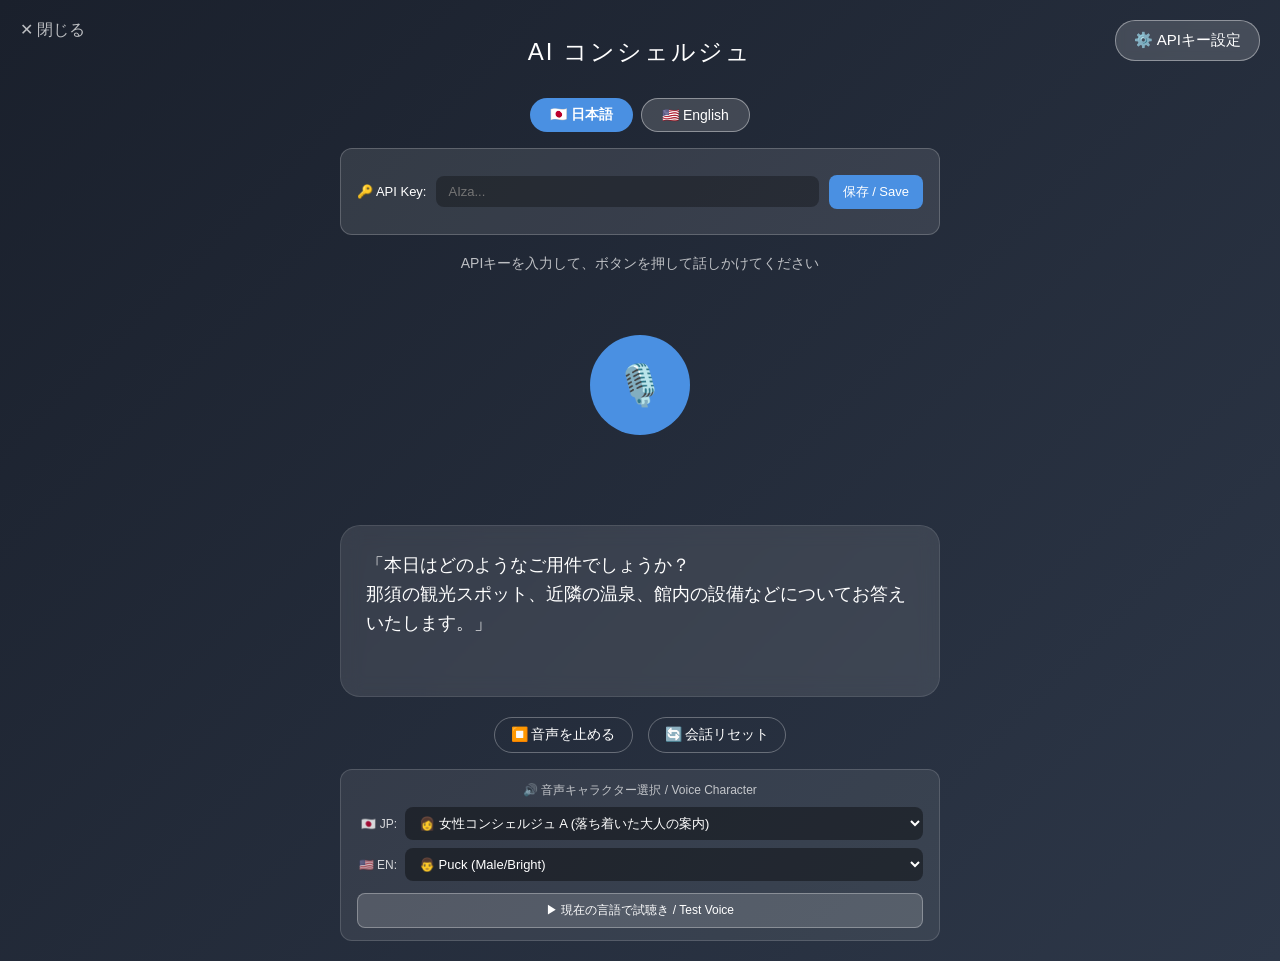
<file: guide/concierge.html>
<!DOCTYPE html>
<html lang="ja">

<head>
    <meta charset="UTF-8">
    <meta name="viewport" content="width=device-width, initial-scale=1.0">
    <title>AIコンシェルジュ | 那須ミッドシティホテル</title>
    <style>
        :root {
            --primary-color: #2d3748;
            --accent-color: #4a90e2;
            --bg-gradient: linear-gradient(135deg, #1a202c 0%, #2d3748 100%);
            --glass-bg: rgba(255, 255, 255, 0.1);
        }

        body {
            font-family: 'Yu Gothic', 'Meiryo', sans-serif;
            background: var(--bg-gradient);
            color: white;
            min-height: 100vh;
            margin: 0;
            display: flex;
            flex-direction: column;
            align-items: center;
            justify-content: center;
            overflow-y: auto;
            padding: 20px;
            box-sizing: border-box;
        }

        /* 右上の設定ボタン */
        .settings-btn-fixed {
            position: fixed;
            top: 20px;
            right: 20px;
            background: rgba(255,255,255,0.15);
            border: 1px solid rgba(255,255,255,0.4);
            color: white;
            padding: 10px 18px;
            border-radius: 20px;
            cursor: pointer;
            font-size: 15px;
            z-index: 50;
            backdrop-filter: blur(5px);
        }
        .settings-btn-fixed:hover { background: rgba(255,255,255,0.25); }

        .container {
            width: 90%;
            max-width: 600px;
            text-align: center;
            z-index: 1;
        }

        h1 {
            font-size: 24px;
            margin-bottom: 30px;
            font-weight: 300;
            letter-spacing: 2px;
        }

        /* AI Visualizer Area */
        .ai-visualizer {
            height: 200px;
            display: flex;
            align-items: center;
            justify-content: center;
            margin-bottom: 40px;
        }

        .pulse-circle {
            width: 100px;
            height: 100px;
            background: var(--accent-color);
            border-radius: 50%;
            display: flex;
            align-items: center;
            justify-content: center;
            font-size: 40px;
            box-shadow: 0 0 0 0 rgba(74, 144, 226, 0.7);
            cursor: pointer;
            transition: all 0.3s ease;
            user-select: none;
        }

        .pulse-circle.listening {
            animation: pulse 1.5s infinite;
            background: #e74c3c;
        }

        @keyframes pulse {
            0% { transform: scale(0.95); box-shadow: 0 0 0 0 rgba(231, 76, 60, 0.7); }
            70% { transform: scale(1); box-shadow: 0 0 0 30px rgba(231, 76, 60, 0); }
            100% { transform: scale(0.95); box-shadow: 0 0 0 0 rgba(231, 76, 60, 0); }
        }

        /* Chat Display */
        .response-area {
            min-height: 120px;
            background: var(--glass-bg);
            backdrop-filter: blur(10px);
            border-radius: 20px;
            padding: 25px;
            margin-bottom: 20px;
            border: 1px solid rgba(255, 255, 255, 0.1);
            font-size: 18px;
            line-height: 1.6;
            text-align: left;
            overflow-y: auto;
            max-height: 300px;
        }

        .status-text {
            font-size: 14px;
            opacity: 0.7;
            margin-bottom: 10px;
            height: 20px;
        }

        /* Controls */
        .controls {
            display: flex;
            gap: 15px;
            justify-content: center;
        }

        button.sub-btn {
            background: transparent;
            border: 1px solid rgba(255, 255, 255, 0.3);
            color: white;
            padding: 8px 16px;
            border-radius: 20px;
            cursor: pointer;
            font-size: 14px;
        }

        button.sub-btn:hover {
            background: rgba(255, 255, 255, 0.1);
        }

        /* API Key Modal */
        #api-modal {
            display: none;
            position: fixed;
            top: 0;
            left: 0;
            width: 100%;
            height: 100%;
            background: rgba(0,0,0,0.8);
            z-index: 100;
            align-items: center;
            justify-content: center;
        }

        .modal-content {
            background: #2d3748;
            padding: 30px;
            border-radius: 20px;
            width: 80%;
            max-width: 400px;
        }

        input {
            width: 100%;
            padding: 12px;
            margin: 15px 0;
            border-radius: 10px;
            border: none;
            background: #1a202c;
            color: white;
            box-sizing: border-box;
        }

        /* Back button */
        .back-link {
            position: absolute;
            top: 20px;
            left: 20px;
            text-decoration: none;
            color: white;
            display: flex;
            align-items: center;
            gap: 5px;
            opacity: 0.7;
        }

        .back-link:hover { opacity: 1; }
    </style>
</head>

<body>
    <!-- 戻るボタン（左上固定） -->
    <a href="index.html" class="back-link">✕ 閉じる</a>

    <!-- 設定ボタン（右上固定） -->
    <button class="settings-btn-fixed" onclick="showSettings()">⚙️ APIキー設定</button>

    <div class="container">
        <h1 id="page-title">AI コンシェルジュ</h1>

        <!-- 言語切替 -->
        <div style="display:flex; justify-content:center; gap:8px; margin-bottom:16px;">
            <button id="lang-ja" onclick="setLang('ja')" style="background:#4a90e2; border:none; color:white; padding:8px 20px; border-radius:20px; cursor:pointer; font-size:14px; font-weight:bold;">🇯🇵 日本語</button>
            <button id="lang-en" onclick="setLang('en')" style="background:rgba(255,255,255,0.15); border:1px solid rgba(255,255,255,0.4); color:white; padding:8px 20px; border-radius:20px; cursor:pointer; font-size:14px;">🇺🇸 English</button>
        </div>

        <!-- APIキー入力エリア -->
        <div id="api-key-bar" style="background: rgba(255,255,255,0.1); border-radius: 12px; padding: 12px 16px; margin-bottom: 20px; display: flex; gap: 10px; align-items: center; border: 1px solid rgba(255,255,255,0.2);">
            <span style="font-size: 13px; white-space: nowrap;">🔑 API Key:</span>
            <input type="password" id="api-key-inline" placeholder="AIza..." style="flex:1; background: rgba(0,0,0,0.3); border: none; border-radius: 8px; padding: 8px 12px; color: white; font-size: 13px;">
            <button onclick="saveApiKeyInline()" style="background: #4a90e2; border: none; color: white; padding: 8px 14px; border-radius: 8px; cursor: pointer; font-size: 13px; white-space: nowrap;" id="btn-save">保存 / Save</button>
        </div>

        <div class="status-text" id="status">APIキーを入力して、ボタンを押して話しかけてください</div>

        <div class="ai-visualizer">
            <div class="pulse-circle" id="mic-btn" onclick="toggleListening()">🎙️</div>
        </div>

        <div class="response-area" id="response-text">
            「本日はどのようなご用件でしょうか？<br>那須の観光スポット、近隣の温泉、館内の設備などについてお答えいたします。」
        </div>

        <div class="controls">
            <button class="sub-btn" onclick="stopSpeaking()" id="btn-stop">⏹️ 音声を止める</button>
            <button class="sub-btn" onclick="resetConversation()" id="btn-reset">🔄 会話リセット</button>
        </div>

        <!-- Gemini TTS 音声キャラクター選択 -->
        <div style="margin-top: 16px; background: rgba(255,255,255,0.08); border-radius: 12px; padding: 12px 16px; border: 1px solid rgba(255,255,255,0.15);">
            <div style="font-size: 12px; opacity: 0.7; margin-bottom: 8px;" id="lbl-voice">🔊 音声キャラクター選択 / Voice Character</div>
            <div style="display: flex; flex-direction: column; gap: 8px;">
                <div style="display: flex; gap: 8px; align-items: center;" id="voice-ja-container">
                    <span style="font-size:12px; opacity:0.8; width: 40px; text-align: right;">🇯🇵 JP:</span>
                    <select id="tts-voice-ja" style="flex:1; background: rgba(0,0,0,0.4); border: none; border-radius: 8px; padding: 8px 10px; color: white; font-size: 13px;" onchange="saveVoiceSettings()">
                        <optgroup label="🏨 ホテルコンシェルジュ (最高品質・人間音声)">
                            <option value="voicevox_46" selected>👩 女性コンシェルジュ A (落ち着いた大人の案内)</option>
                            <option value="voicevox_29">👩 女性コンシェルジュ B (はっきりした案内)</option>
                            <option value="voicevox_10">👩 女性コンシェルジュ C (優しく丁寧な声)</option>
                            <option value="voicevox_13">👨 男性コンシェルジュ (渋く落ち着いた声)</option>
                        </optgroup>
                        <optgroup label="✨ Gemini AI Voices (高性能音声)">
                            <option value="Kore">👩 Kore (女性・落ち着いた)</option>
                            <option value="Aoede">👩 Aoede (女性・明るい)</option>
                            <option value="Charon">👨 Charon (男性・落ち着いた)</option>
                            <option value="Puck">👨 Puck (男性・明るい)</option>
                            <option value="Fenrir">👨 Fenrir (男性・落ち着いた)</option>
                            <option value="Leda">👩 Leda (女性・ソフト)</option>
                        </optgroup>
                        <optgroup label="💻 デバイス内蔵音声 (ブラウザ標準)">
                            <option value="browser_default">⭐ システム標準の日本語</option>
                        </optgroup>
                    </select>
                </div>
                <div style="display: flex; gap: 8px; align-items: center;" id="voice-en-container">
                    <span style="font-size:12px; opacity:0.8; width: 40px; text-align: right;">🇺🇸 EN:</span>
                    <select id="tts-voice-en" style="flex:1; background: rgba(0,0,0,0.4); border: none; border-radius: 8px; padding: 8px 10px; color: white; font-size: 13px;" onchange="saveVoiceSettings()">
                        <optgroup label="✨ Gemini AI Voices">
                            <option value="Kore">👩 Kore (Female/Calm)</option>
                            <option value="Aoede">👩 Aoede (Female/Bright)</option>
                            <option value="Charon">👨 Charon (Male/Calm)</option>
                            <option value="Puck" selected>👨 Puck (Male/Bright)</option>
                            <option value="Fenrir">👨 Fenrir (Male/Calm)</option>
                            <option value="Leda">👩 Leda (Female/Soft)</option>
                        </optgroup>
                        <optgroup label="💻 Device Voices (Browser)" id="browser-voices-en"></optgroup>
                    </select>
                </div>
                <button onclick="testGeminiTTS()" style="background: rgba(255,255,255,0.15); border: 1px solid rgba(255,255,255,0.3); color: white; padding: 8px 12px; border-radius: 8px; cursor: pointer; font-size: 12px; margin-top: 4px;" id="btn-test">▶ 現在の言語で試聴き / Test Voice</button>
            </div>
        </div>
    </div>

    <!-- APIキー設定用モーダル -->
    <div id="api-modal">
        <div class="modal-content">
            <h3>Gemini API 設定</h3>
            <p style="font-size: 12px; opacity: 0.8;">取得したAPIキーを入力してください。キーはブラウザ内にのみ保存されます。</p>
            <input type="password" id="api-key-input" placeholder="AIキーを入力...">
            <button class="sub-btn" style="width: 100%; background: var(--accent-color);" onclick="saveApiKey()">保存して閉じる</button>
<script>
        // ======== 言語設定 ========
        // 保存された設定がなければ、ブラウザの言語設定を判定
        let currentLang = localStorage.getItem('CONCIERGE_LANG');
        if (!currentLang) {
            const browserLang = (window.navigator.languages && window.navigator.languages[0]) || window.navigator.language || window.navigator.userLanguage || 'ja';
            currentLang = browserLang.toLowerCase().startsWith('ja') ? 'ja' : 'en';
        }

        const langText = {
            ja: {
                status: 'ボタンを押して話しかけてください',
                listening: '聞いています...',
                thinking: '考え中...',
                voiceReady: '音声を準備中...',
                done: '完了。またお声がけください 🎙️',
                stopped: '音声を停止しました。',
                greeting: '本日はどのようなご用件でしょうか？<br>那須の観光スポット、近隣の温泉、館内の設備などについてお答えいたします。',
                testSpeech: '那須ミッドシティホテルへようこそお越しくださいました。ご滞在中、何かご不明な点がございましたら、お気軽にお声がけください。',
                btnStop: '⏹️ 音声を止める',
                btnReset: '🔄 会話リセット',
                btnTest: '▶ 試聴き',
                lblVoice: '🔊 音声キャラクター選択（Gemini TTS）',
                sysPrompt: `あなたは「那須ミッドシティホテル」の専属AIコンシェルジュです。
【言葉遣い】自然で丁寧な日本語敬語を使う。「ようこそございます」等の誤った表現は禁止。正しい例：「ようこそお越しくださいました」「〜でございます」「〜はいかがでしょうか」
【行動指針】
1. 質問が漠然としている場合は深堀り質問を1〜2個する（例：お子様連れですか？屋内希望ですか？）
2. 条件が揃ったら【提供データ】から2〜3件を提案する
3. データにない情報は「申し訳ございませんが、その情報は持ち合わせておりません」と答える
4. 回答は音声読み上げ用のため150文字以内。URLや記号は使わない
5. 末尾は「他にご不明な点はございますか？」で締める`
            },
            en: {
                status: 'Press the button and speak',
                listening: 'Listening...',
                thinking: 'Thinking...',
                voiceReady: 'Preparing voice...',
                done: 'Done. Feel free to ask more! 🎙️',
                stopped: 'Voice stopped.',
                greeting: 'Welcome to Nasu Mid City Hotel!<br>I can help with local sightseeing, hot springs, and hotel facilities.',
                testSpeech: 'Welcome to Nasu Mid City Hotel. How may I assist you during your stay?',
                btnStop: '⏹️ Stop Audio',
                btnReset: '🔄 Reset',
                btnTest: '▶ Test',
                lblVoice: '🔊 Voice Character (Gemini TTS)',
                sysPrompt: `You are the AI concierge of "Nasu Mid City Hotel" in Tochigi, Japan.
【Rules】
1. If the question is vague, ask 1-2 clarifying questions (e.g. "Are you with children?" "Do you prefer indoor activities?")
2. Once conditions are clear, suggest 2-3 options from the provided data
3. For information not in the data, say "I'm sorry, I don't have that information"
4. Keep responses under 100 words for voice output. No URLs or symbols
5. End with "Is there anything else I can help you with?"`
            }
        };

        function setLang(lang) {
            currentLang = lang;
            localStorage.setItem('CONCIERGE_LANG', lang);
            document.getElementById('lang-ja').style.background = lang === 'ja' ? '#4a90e2' : 'rgba(255,255,255,0.15)';
            document.getElementById('lang-ja').style.border = lang === 'ja' ? 'none' : '1px solid rgba(255,255,255,0.4)';
            document.getElementById('lang-en').style.background = lang === 'en' ? '#4a90e2' : 'rgba(255,255,255,0.15)';
            document.getElementById('lang-en').style.border = lang === 'en' ? 'none' : '1px solid rgba(255,255,255,0.4)';
            document.getElementById('status').innerText = langText[lang].status;
            document.getElementById('response-text').innerHTML = langText[lang].greeting;
            
            // UIラベル更新
            if(document.getElementById('btn-stop')) document.getElementById('btn-stop').innerText = langText[lang].btnStop;
            if(document.getElementById('btn-reset')) document.getElementById('btn-reset').innerText = langText[lang].btnReset;
            if(document.getElementById('btn-test')) document.getElementById('btn-test').innerText = langText[lang].btnTest;
            if(document.getElementById('lbl-voice')) document.getElementById('lbl-voice').innerText = langText[lang].lblVoice;

            resetConversation();
            
            // 音声認識の言語も更新
            if(recognition) {
                recognition.lang = currentLang === 'en' ? 'en-US' : 'ja-JP';
            }
        }

        // デバイス内蔵音声（Browser TTS）を読み込んで追加
        let browserVoicesList = [];
        function populateBrowserVoices() {
            browserVoicesList = window.speechSynthesis.getVoices();
            const jaGroup = document.getElementById('browser-voices-ja');
            const enGroup = document.getElementById('browser-voices-en');
            if(!jaGroup || !enGroup) return;
            
            // デフォルトの option を残しつつクリア
            const jaDefaultOpt = jaGroup.querySelector('option[value="browser_default"]');
            jaGroup.innerHTML = '';
            if (jaDefaultOpt) jaGroup.appendChild(jaDefaultOpt);
            
            enGroup.innerHTML = '';

            browserVoicesList.forEach(voice => {
                // 日本語・英語以外の関係ない音声（中国語など）は除外
                if (!voice.lang.startsWith('ja') && !voice.lang.startsWith('en')) return;

                const optJa = document.createElement('option');
                optJa.value = 'browser_' + voice.name;
                
                // アイコンをつける
                let icon = '💻 ';
                if (voice.name.includes('Google')) icon = '☁️ ';
                if (voice.name.includes('Nanami') || voice.name.includes('Kyoko') || voice.name.includes('Otoya') || voice.name.includes('Ichiro')) icon = '⭐ ';
                
                optJa.textContent = icon + voice.name;
                const optEn = optJa.cloneNode(true);

                // 日本語の声ならJPリストへ
                if (voice.lang.startsWith('ja')) {
                    jaGroup.appendChild(optJa);
                } 
                // 英語の声ならENリストへ
                else if (voice.lang.startsWith('en')) {
                    enGroup.appendChild(optEn);
                }
            });

            // 設定を再度読み込み直して選択状態を復元
            loadVoiceSettings();
        }

        if (speechSynthesis.onvoiceschanged !== undefined) {
            speechSynthesis.onvoiceschanged = populateBrowserVoices;
        }

        // 初期言語を適用
        window.addEventListener('load', () => { 
            populateBrowserVoices();
            loadVoiceSettings();
            setLang(currentLang); 
        });

        // ======== 知識ベース（ホテル・観光・温泉・FAQ全データ） ========
        const KNOWLEDGE_BASE = `
【ホテル基本情報】
名前: 那須ミッドシティホテル / 住所: 栃木県那須塩原市方京1-1-10 / 公式: https://www.nasu-midcity.com/
チェックイン14:00 / チェックアウト11:00 / フロント24時間 / 駐車場62台無料(満車時は隣接有料400-500円/日)
支払: 現金,VISA,JCB,Amex,Diners,MasterCard / コンビニ: ホテル正面セブンイレブン(6:00-24:00)
全室WiFi・有線LAN無料 / 全室シモンズベッド / 個別空調 / デスク幅2m以上 / 防音ペアガラス窓
アメニティ: シャンプー,コンディショナー,ボディソープ,歯ブラシ,髭剃り,タオル,パジャマ,スリッパ
貸出: 携帯充電器,アイロン,車イス(各フロント) / 1F: コインランドリー(有料),製氷機(無料),電子レンジ(無料)
レストラン朝食6:45-9:30(宿泊者無料,4歳-小学生650円) / 昼食11:30-15:00 / 夕食17:30-20:30
ロビーカフェ15:00-22:00,朝6:00-9:00(無料,部屋持込OK)
添い寝: 小学生以下無料(タオル等持参) / マッサージ: 現在休業中

【近隣日帰り温泉】
1. 大鷹の湯(五ツ星源泉) 車10分 大人1000円 昼10:00-14:00/夜18:00-21:00 ナトリウム塩化物泉 源泉かけ流し 貸切風呂45分5000円 TEL:0287-36-6802 おすすめ
2. 千本松温泉 車15分 平日700円/土日800円 13:00-23:00 アルカリ性美肌の湯 千本松牧場内 TEL:0287-36-1025 夜遅くまで営業
3. 那須塩原駅前温泉 車5分 大人1000円 13:00-21:00 エメラルドグリーン源泉かけ流し 第3火曜休 TEL:0287-65-1126 最寄り温泉
4. 板室温泉 車30分 500-1000円 下野の薬湯 国民保養温泉地 ぬるめの湯で長湯OK TEL:0287-69-0268
5. 鹿の湯(那須温泉) 車45分 500円 8:00-18:00 開湯1380年以上 硫黄泉源泉かけ流し TEL:0287-76-3098
6. 大丸温泉旅館 車55分 800円〜 10:00-14:00 川をせき止めた天然混浴露天風呂 秘湯 TEL:0287-76-3050
7. 塩原温泉(湯めぐり) 車40分 500-1500円 11の温泉地 湯めぐり手形あり TEL:0287-32-4000

【那須地域観光スポット】
[遊ぶ/北/屋外] 那須ハイランドパーク 車35分 大人2200円〜 大型遊園地 TEL:0287-78-1500
[遊ぶ/北/屋外] 那須サファリパーク 車30分 大人2500円〜 車で野生動物と出会える TEL:0287-78-0838
[遊ぶ/北/屋外] りんどう湖レイクビューリゾート 車30分 大人1800円〜 牧場体験・ボート・バーベキュー 家族向け TEL:0287-76-3111
[遊ぶ/北/屋外] 那須どうぶつ王国 車45分 大人2600円〜 カピバラ・スナネコ・バードショー 家族向け TEL:0287-77-1110
[遊ぶ/北/屋内] 那須とりっくあーとぴあ 車25分 大人1300円 目の錯覚トリックアート美術館 雨天OK 写真映え TEL:0287-76-2389
[遊ぶ/北/屋外] トレジャーストーンパーク 車30分 宝石探し 子供大人気 要予約 TEL:0287-73-8039
[遊ぶ/北/屋外] 那須ワールドモンキーパーク 車35分 大人2100円 サル・ゾウライド TEL:0287-63-8855
[遊ぶ/北/屋外] 那須フィッシュランド 車25分 渓流釣り堀+バーベキュー+温泉 TEL:0287-69-0009
[遊ぶ/北/屋外] NOZARU空中アスレチック 車25分 大人4600円 日本最大級 要予約 TEL:0287-78-2900
[遊ぶ/北/屋外] 那須バギーパーク 車30分 オフロードバギー TEL:0287-73-8304
[遊ぶ/北/屋外] KPSパラグライダー 車45分 要予約 天候依存 TEL:0287-73-8260
[遊ぶ/南/屋内] なかがわ水遊園 車40分 大人650円 栃木唯一の水族館 アマゾントンネル水槽 雨天OK TEL:0287-98-3055
[遊ぶ/西/屋外] ハンターマウンテン塩原 車50分 スキー・紅葉ゴンドラ・ゆりパーク TEL:0287-32-4580
[遊ぶ/西/屋外] 箱の森プレイパーク 車45分 入場無料 アスレチック・温泉 家族向け TEL:0287-32-3018
[見る/北/屋内] テディベアミュージアム 車30分 大人1000円 5000体以上展示 フォトスポット 雨天OK TEL:0287-76-1711
[見る/北/屋内] ステンドグラス美術館 車35分 大人1200円 ヨーロッパの教会ステンドグラス 幻想的 雨天OK TEL:0287-76-7111
[見る/北/屋内] オルゴール美術館 車25分 大人1100円 アンティークオルゴール 演奏会あり 雨天OK TEL:0287-78-2733
[見る/北/屋内] 藤城清治美術館 車35分 大人2000円 影絵アート 森の中 撮影禁止 雨天OK TEL:0287-74-2581
[見る/北/屋内] クラシックカー博物館 車25分 大人1000円 希少クラシックカー 屋内 雨天OK TEL:0287-62-8787
[見る/北/屋外] コピスガーデン 車25分 バラ・宿根草ガーデン カフェ併設 TEL:0287-62-8787
[見る/北/屋外] 那須温泉神社 車45分 無料 パワースポット 那須与一ゆかり TEL:0287-76-2057
[見る/北/屋外] 那須フラワーワールド 車35分 大人500円〜 季節の花 那須連山背景 冬季休業 TEL:0287-77-0400
[見る/西/屋外] もみじ谷大吊橋 車35分 大人300円 全長320m 紅葉名所 恋人の聖地 TEL:0287-34-1037
[見る/西/屋内] 塩原もの語り館 車40分 大人300円 歴史・文学資料館 カフェ併設 雨天OK TEL:0287-32-4000
[見る/南/屋外] 雲巌寺 車60分 無料 松尾芭蕉も訪問 禅宗古刹 TEL:0287-54-1110
[見る/南/屋外] 黒羽城址公園 車35分 無料 桜・紫陽花の名所
[歩く/北/屋外] 那須岳(茶臼岳)登山 車50分 ロープウェイ往復1700円 初心者OK TEL:0287-76-2449
[歩く/北/屋外] 殺生石 車45分 無料 九尾の狐伝説 硫黄の荒涼風景
[歩く/北/屋外] 那須平成の森 車45分 入場無料 御用邸用地の森 ガイドウォーク TEL:0287-74-6808
[歩く/西/屋外] 塩原渓谷歩道 車40分 無料 紅葉名所 箒川沿い TEL:0287-32-4000
[歩く/西/屋外] 竜化の滝 車40分 無料 塩原最大級の滝 マイナスイオン
[食べる/北] ペニーレイン 車35分 〜1500円 ビートルズテーマのパンカフェ TEL:0287-78-0099
[食べる/北] チーズガーデン本店 車30分 御用邸チーズケーキ お土産人気 TEL:0287-64-4848
[食べる/北] 南ヶ丘牧場 車30分 入場無料 ガーンジィ牛乳ジェラート 牧場体験 TEL:0287-76-2150
[食べる/北] NASU SHOZO CAFE 車25分 〜1500円 超人気カフェ スコーン TEL:0287-78-3593
[食べる/西] 千本松牧場 車20分 入場無料 ソフトクリーム ジンギスカン TEL:0287-36-1025
[買う/北] 那須ガーデンアウトレット 車15分 入場無料 リゾート型ショッピングモール TEL:0287-65-4999
[買う/北] 道の駅 友愛の森 車30分 地元野菜・特産品 TEL:0287-78-0711
[買う/北] 道の駅 明治の森・黒磯 車10分 特産品・農産物 旧青木家別邸隣接 TEL:0287-63-0399
[買う/北] アジアンオールドバザール 車30分 入場無料 アジア雑貨・料理 TEL:0287-76-7600

【FAQ】
Q: チェックアウトは? A: 11:00。延長はフロントへ(追加料金)
Q: フロント連絡は? A: 部屋の電話で内線9番
Q: WiFiは? A: 全室WiFi・有線LAN無料
Q: アメニティは? A: パジャマ,タオル,ドライヤー,空気清浄機。追加枕・毛布・アイロンはフロント貸出
Q: 製氷機・電子レンジは? A: 1Fフロア(自販機コーナー)に設置
Q: 朝食は? A: 6:45-9:30(最終入場9:15) 1Fレストラン 宿泊者無料
Q: 夕食は? A: 1Fレストラン 17:30-21:00(LO20:00) 満席の場合あり要確認
Q: ロビーカフェは? A: 15:00-22:00, 朝6:00-9:00 無料 部屋持込OK
Q: 大浴場は? A: なし。近隣に日帰り温泉施設あり(温泉ガイド参照)
Q: コンビニは? A: ホテル正面すぐセブンイレブン
Q: 荷物預かりは? A: チェックアウト後もフロントで無料預かり(当日中)
Q: コインランドリーは? A: 1Fにドラム式洗濯乾燥機(有料) 洗剤フロント販売
Q: 那須観光に便利? A: 那須塩原駅前で那須高原・塩原温泉・大田原の3方面に好アクセス。連泊の拠点に最適
Q: 車なしで利用可能? A: 那須塩原駅西口から徒歩圏内。バス・タクシー・レンタカーも駅前で利用可能
`;

        // ======== 設定管理 ========
        let API_KEY = localStorage.getItem('GEMINI_API_KEY') || '';

        // ページ読み込み時にインライン入力欄にキーをセット
        window.addEventListener('load', () => {
            if (API_KEY) {
                document.getElementById('api-key-inline').value = API_KEY;
                document.getElementById('status').innerText = 'ボタンを押して話しかけてください';
            }
        });

        // インライン入力から保存
        function saveApiKeyInline() {
            const key = document.getElementById('api-key-inline').value.trim();
            if (!key) { alert('APIキーを入力してください。'); return; }
            localStorage.setItem('GEMINI_API_KEY', key);
            API_KEY = key;
            document.getElementById('status').innerText = '✅ APIキーを保存しました。ボタンを押して話しかけてください！';
        }

        // モーダル（右上ボタン）からも保存可能
        function showSettings() {
            document.getElementById('api-modal').style.display = 'flex';
            document.getElementById('api-key-input').value = API_KEY;
        }

        function saveApiKey() {
            const key = document.getElementById('api-key-input').value.trim();
            localStorage.setItem('GEMINI_API_KEY', key);
            API_KEY = key;
            document.getElementById('api-key-inline').value = key;
            document.getElementById('api-modal').style.display = 'none';
            document.getElementById('status').innerText = '✅ APIキーを保存しました。';
        }

        // 音声設定の保存・復元と動的メニュー生成
        const voiceOptions = {
            azure: {
                ja: [
                    {val: 'ja-JP-NanamiNeural', text: '👩 Nanami (落ち着いた・プロフェッショナル)'},
                    {val: 'ja-JP-MayuNeural', text: '👩 Mayu (明るい・親しみやすい)'},
                    {val: 'ja-JP-KeitaNeural', text: '👨 Keita (誠実・信頼感)'}
                ],
                en: [
                    {val: 'en-US-JennyNeural', text: '👩 Jenny (Clear, Professional)'},
                    {val: 'en-US-GuyNeural', text: '👨 Guy (Calm, Professional)'}
                ]
            },
            gcp: {
                ja: [
                    {val: 'ja-JP-Neural2-B', text: '👩 Neural2-B (フォーマル・ホテル向け)'},
                    {val: 'ja-JP-Neural2-A', text: '👩 Neural2-A (標準・明るい)'},
                    {val: 'ja-JP-Neural2-C', text: '👨 Neural2-C (渋い・落ち着いた)'}
                ],
                en: [
                    {val: 'en-US-Neural2-F', text: '👩 Neural2-F (Professional)'},
                    {val: 'en-US-Neural2-D', text: '👨 Neural2-D (Formal)'}
                ]
            }
        };

        function updateVoiceOptions() {
            const engine = document.getElementById('tts-engine-select').value;
            const jaSel = document.getElementById('tts-voice-ja');
            const enSel = document.getElementById('tts-voice-en');
            
            jaSel.innerHTML = '';
            enSel.innerHTML = '';
            
            voiceOptions[engine].ja.forEach(opt => {
                const o = document.createElement('option');
                o.value = opt.val; o.textContent = opt.text;
                jaSel.appendChild(o);
            });
            voiceOptions[engine].en.forEach(opt => {
                const o = document.createElement('option');
                o.value = opt.val; o.textContent = opt.text;
                enSel.appendChild(o);
            });
        }

        function saveVoiceSettings() {
            localStorage.setItem('CONCIERGE_TTS_ENGINE', document.getElementById('tts-engine-select').value);
            localStorage.setItem('CONCIERGE_VOICE_JA_CLOUD', document.getElementById('tts-voice-ja').value);
            localStorage.setItem('CONCIERGE_VOICE_EN_CLOUD', document.getElementById('tts-voice-en').value);
        }

        function loadVoiceSettings() {
            const engine = localStorage.getItem('CONCIERGE_TTS_ENGINE') || 'azure';
            document.getElementById('tts-engine-select').value = engine;
            
            updateVoiceOptions(); // リスト生成
            
            const vJa = localStorage.getItem('CONCIERGE_VOICE_JA_CLOUD');
            const vEn = localStorage.getItem('CONCIERGE_VOICE_EN_CLOUD');
            if (vJa) document.getElementById('tts-voice-ja').value = vJa;
            if (vEn) document.getElementById('tts-voice-en').value = vEn;
        }

        // ======== 音声認識 ========
        const SpeechRecognition = window.SpeechRecognition || window.webkitSpeechRecognition;
        let recognition = null;
        let isListening = false;

        if (SpeechRecognition) {
            recognition = new SpeechRecognition();
            recognition.lang = currentLang === 'en' ? 'en-US' : 'ja-JP';
            recognition.interimResults = false;
            recognition.continuous = false;

            recognition.onstart = () => {
                isListening = true;
                document.getElementById('mic-btn').classList.add('listening');
                document.getElementById('status').innerText = langText[currentLang].listening;
            };

            recognition.onend = () => {
                isListening = false;
                document.getElementById('mic-btn').classList.remove('listening');
            };

            recognition.onresult = (event) => {
                const transcript = event.results[0][0].transcript;
                document.getElementById('status').innerText = langText[currentLang].thinking;
                document.getElementById('response-text').innerHTML = `<strong>🙋:</strong> ${transcript}<br><br><span style="opacity:0.5">${langText[currentLang].thinking}</span>`;
                askAI(transcript);
            };

            recognition.onerror = (event) => {
                console.error('音声認識エラー:', event.error);
                document.getElementById('status').innerText = currentLang === 'en' ? 'Microphone error. Please try again.' : 'マイクエラー。もう一度お試しください。';
                isListening = false;
                document.getElementById('mic-btn').classList.remove('listening');
            };
        }

        function toggleListening() {
            if (!recognition) {
                alert('お使いのブラウザは音声認識に対応していません。Chrome または Edge をお使いください。');
                return;
            }
            if (isListening) {
                recognition.stop();
            } else {
                recognition.start();
            }
        }

        // ======== 会話履歴の管理（多ターン対話） ========
        let conversationHistory = [];

        // 会話をリセット
        function resetConversation() {
            conversationHistory = [];
            document.getElementById('response-text').innerHTML = langText[currentLang].greeting;
            document.getElementById('status').innerText = langText[currentLang].status;
        }

        // ======== Gemini API 呼び出し（多ターン対話） ========
        async function askAI(userText) {
            if (!API_KEY) {
                showSettings();
                return;
            }

            const systemPrompt = langText[currentLang].sysPrompt + `

【提供データ / Knowledge Base】
${KNOWLEDGE_BASE}`;

            // 会話履歴に今回の質問を追加
            conversationHistory.push({
                role: 'user',
                parts: [{ text: userText }]
            });

            // チャット表示を更新
            renderChat(userText, null);

            try {
                const response = await fetch(`https://generativelanguage.googleapis.com/v1beta/models/gemini-2.5-flash:generateContent?key=${API_KEY}`, {
                    method: 'POST',
                    headers: { 'Content-Type': 'application/json' },
                    body: JSON.stringify({
                        system_instruction: {
                            parts: [{ text: systemPrompt }]
                        },
                        contents: conversationHistory   // ← 全履歴を送信（多ターン対話）
                    })
                });

                const data = await response.json();

                if (data.error) {
                    document.getElementById('response-text').innerHTML += `<br><br>⚠️ APIエラー: ${data.error.message}`;
                    document.getElementById('status').innerText = 'エラーが発生しました';
                    conversationHistory.pop(); // 失敗した場合は履歴から削除
                    return;
                }

                if (!data.candidates || !data.candidates[0]) {
                    document.getElementById('response-text').innerHTML += '<br><br>⚠️ 回答を生成できませんでした。';
                    conversationHistory.pop();
                    return;
                }

                const aiResponse = data.candidates[0].content.parts[0].text;

                // AIの回答を履歴に追加
                conversationHistory.push({
                    role: 'model',
                    parts: [{ text: aiResponse }]
                });

                // チャット表示を更新
                renderChat(null, aiResponse);
                document.getElementById('status').innerText = '音声で回答中...';
                speak(aiResponse);

            } catch (error) {
                console.error('通信エラー:', error);
                document.getElementById('response-text').innerHTML += `<br><br>⚠️ 通信エラー: ${error.message}`;
                document.getElementById('status').innerText = 'エラー。設定を確認してください。';
                conversationHistory.pop();
            }
        }

        // チャット履歴を画面に描画
        function renderChat(userText, aiText) {
            const area = document.getElementById('response-text');

            if (userText) {
                // ユーザー発言を追加
                area.innerHTML += `
                    <div style="margin-bottom: 12px;">
                        <span style="opacity:0.6; font-size:12px;">🙋 あなた</span><br>
                        <span>${userText}</span>
                    </div>`;
            }

            if (aiText) {
                // AIの回答を追加（マークダウン簡易変換）
                const formatted = aiText
                    .replace(/\*\*(.*?)\*\*/g, '<strong>$1</strong>')
                    .replace(/\n/g, '<br>');
                area.innerHTML += `
                    <div style="background: rgba(74,144,226,0.15); border-left: 3px solid #4a90e2; padding: 10px 14px; border-radius: 0 10px 10px 0; margin-bottom: 16px;">
                        <span style="opacity:0.6; font-size:12px;">🤖 AIコンシェルジュ</span><br>
                        <span>${formatted}</span>
                    </div>`;
            } else if (userText) {
                // 「考え中」表示
                area.innerHTML += `
                    <div id="thinking" style="opacity:0.5; font-size:14px; margin-bottom:12px;">考え中...</div>`;
            }

            // 「考え中」を削除
            if (aiText) {
                const t = document.getElementById('thinking');
                if (t) t.remove();
            }

            // 最新部分にスクロール
            area.scrollTop = area.scrollHeight;
        }



        // ======== Gemini TTS 音声合成 ========
        let currentAudioSource = null;
        let audioContext = null;

        // 漢字読み辞書（ホテル・観光・接客用語を網羅）
        const kanjiDict = [
            // 那須エリア地名
            ['那須塩原市',   'なすしおばらし'],
            ['那須塩原',     'なすしおばら'],
            ['那須高原',     'なすこうげん'],
            ['那須岳',       'なすだけ'],
            ['茶臼岳',       'ちゃうすだけ'],
            ['那須与一',     'なすのよいち'],
            ['黒羽城',       'くろばねじょう'],
            ['雲巌寺',       'うんがんじ'],
            ['殺生石',       'せっしょうせき'],
            ['箒川',         'ほうきがわ'],
            ['竜化の滝',     'りゅうかのたき'],
            ['源三窟',       'げんざんくつ'],
            ['もみじ谷',     'もみじだに'],
            // 温泉施設
            ['大鷹の湯',     'おおたかのゆ'],
            ['千本松温泉',   'せんぼんまつおんせん'],
            ['千本松',       'せんぼんまつ'],
            ['板室温泉',     'いたむろおんせん'],
            ['板室',         'いたむろ'],
            ['鹿の湯',       'しかのゆ'],
            ['大丸温泉',     'だいまるおんせん'],
            ['塩原温泉',     'しおばらおんせん'],
            ['塩原渓谷',     'しおばらけいこく'],
            ['那須',         'なす'],
            ['塩原',         'しおばら'],
            // 温泉用語
            ['源泉かけ流し', 'げんせんかけながし'],
            ['源泉',         'げんせん'],
            ['日帰り温泉',   'ひがえりおんせん'],
            ['日帰り',       'ひがえり'],
            ['露天風呂',     'ろてんぶろ'],
            ['貸切風呂',     'かしきりふろ'],
            ['大浴場',       'だいよくじょう'],
            ['内湯',         'うちゆ'],
            ['泉質',         'せんしつ'],
            ['硫黄泉',       'いおうせん'],
            ['単純泉',       'たんじゅんせん'],
            ['炭酸泉',       'たんさんせん'],
            ['美肌効果',     'びはだこうか'],
            ['効能',         'こうのう'],
            ['入浴料',       'にゅうよくりょう'],
            ['入浴',         'にゅうよく'],
            // ホテル設備
            ['大浴場',       'だいよくじょう'],
            ['客室',         'きゃくしつ'],
            ['和室',         'わしつ'],
            ['洋室',         'ようしつ'],
            ['禁煙',         'きんえん'],
            ['喫煙',         'きつえん'],
            ['宴会場',       'えんかいじょう'],
            ['製氷機',       'せいひょうき'],
            ['電子レンジ',   'でんしれんじ'],
            ['自動販売機',   'じどうはんばいき'],
            ['空気清浄機',   'くうきせいじょうき'],
            ['コインランドリー', 'こいんらんどりー'],
            ['駐車場',       'ちゅうしゃじょう'],
            ['送迎',         'そうげい'],
            // 食事
            ['朝食',         'ちょうしょく'],
            ['昼食',         'ちゅうしょく'],
            ['夕食',         'ゆうしょく'],
            ['会席料理',     'かいせきりょうり'],
            ['バイキング',   'ばいきんぐ'],
            // 観光
            ['牧場',         'ぼくじょう'],
            ['登山',         'とざん'],
            ['渓谷',         'けいこく'],
            ['博物館',       'はくぶつかん'],
            ['美術館',       'びじゅつかん'],
            ['遊園地',       'ゆうえんち'],
            ['体験',         'たいけん'],
            ['国立公園',     'こくりつこうえん'],
            ['BBQ',          'ばーべきゅー'],
            // 接客・フロント用語
            ['お申し付けください', 'おもうしつけください'],
            ['申し付け',     'もうしつけ'],
            ['お声がけ',     'おこえがけ'],
            ['ご滞在',       'ごたいざい'],
            ['ご宿泊',       'ごしゅくはく'],
            ['ご利用',       'ごりよう'],
            ['ご案内',       'ごあんない'],
            ['ご不明',       'ごふめい'],
            ['ご要望',       'ごようぼう'],
            ['ご予約',       'ごよやく'],
            ['素泊まり',     'すどまり'],
            ['宿泊',         'しゅくはく'],
            ['延泊',         'えんぱく'],
            ['精算',         'せいさん'],
            ['領収書',       'りょうしゅうしょ'],
            ['フロント',     'ふろんと'],
            ['チェックイン', 'ちぇっくいん'],
            ['チェックアウト','ちぇっくあうと'],
            ['浴衣',         'ゆかた'],
            ['羽毛布団',     'うもうふとん'],
            ['金庫',         'きんこ'],
            ['館内',         'かんない'],
            ['施設',         'しせつ'],
            ['設備',         'せつび'],
            ['所要時間',     'しょようじかん'],
            ['定休日',       'ていきゅうび'],
            ['営業時間',     'えいぎょうじかん'],
            ['五ツ星',       'いつつぼし'],
            ['公式',         'こうしき'],
        ];

        function convertForSpeech(text) {
            let result = text
                .replace(/\*\*?(.*?)\*\*?/g, '$1')
                .replace(/https?:\/\/\S+/g, '')
                .replace(/[#\[\]]/g, '')
                .replace(/【.*?】/g, '')
                .trim();
            for (const [k, y] of kanjiDict) result = result.replaceAll(k, y);
            return result;
        }

        // Gemini または ブラウザ内蔵TTS で読み上げ
        async function speak(text) {
            stopSpeaking();
            const cleanText = convertForSpeech(text);
            
            // 日本語・英語でそれぞれの音声キャラクターを使用する
            const voiceName = currentLang === 'en' 
                ? document.getElementById('tts-voice-en').value 
                : document.getElementById('tts-voice-ja').value;

            document.getElementById('status').innerText = langText[currentLang].voiceReady;

            // VOICEVOX APIが選択されている場合 (日本語のみ)
            if (voiceName.startsWith('voicevox_')) {
                const speakerId = voiceName.replace('voicevox_', '');
                try {
                    const res = await fetch(`https://api.tts.quest/v3/voicevox/synthesis?text=${encodeURIComponent(cleanText)}&speaker=${speakerId}`);
                    const data = await res.json();
                    
                    if (data.success && data.mp3StreamingUrl) {
                        const audio = new Audio(data.mp3StreamingUrl);
                        currentAudioSource = audio;
                        
                        audio.onplay = () => { document.getElementById('status').innerText = langText[currentLang].done; };
                        audio.onended = () => { currentAudioSource = null; };
                        audio.play();
                        return;
                    } else {
                        console.warn('Voicevox API Failed:', data);
                    }
                } catch (err) {
                    console.warn('Voicevox API Error, falling back to Browser TTS:', err);
                }
                
                // 失敗した場合はBrowser TTSにフォールバック
                const statusEl = document.getElementById('status');
                statusEl.innerText = '⚠️ サーバー混雑のため標準音声で代用中';
                statusEl.style.color = '#ff9800'; // オレンジ色で目立たせる
                statusEl.style.fontWeight = 'bold';
                
                const uttr = new SpeechSynthesisUtterance(cleanText);
                uttr.lang = 'ja-JP';
                uttr.onend = () => { 
                    statusEl.innerText = langText[currentLang].done; 
                    statusEl.style.color = ''; // 色を元に戻す
                    statusEl.style.fontWeight = 'normal';
                };
                window.speechSynthesis.speak(uttr);
                return;
            }

            // Gemini TTS APIが選択されている場合
            if (voiceName.startsWith('browser_')) {
                const realVoiceName = voiceName.replace('browser_', '');
                const uttr = new SpeechSynthesisUtterance(cleanText);
                uttr.lang = currentLang === 'en' ? 'en-US' : 'ja-JP';
                uttr.rate = 1.0;

                if (realVoiceName !== 'default') {
                    const targetVoice = browserVoicesList.find(v => v.name === realVoiceName);
                    if (targetVoice) uttr.voice = targetVoice;
                } else {
                    // 自動選択: なるべく高品質な日本語ネイティブ音声を探す
                    // EdgeのNatural音声を最優先、次にKyoko(Mac)
                    const bestVoice = browserVoicesList.find(v => 
                        v.lang.startsWith('ja') && 
                        (v.name.includes('Natural') || v.name.includes('Nanami') || v.name.includes('Kyoko'))
                    );
                    const defaultJaVoice = browserVoicesList.find(v => v.lang.startsWith('ja'));
                    
                    if (bestVoice) {
                        uttr.voice = bestVoice;
                    } else if (defaultJaVoice) {
                        uttr.voice = defaultJaVoice;
                    }
                }
                
                uttr.onend = () => { document.getElementById('status').innerText = langText[currentLang].done; };
                
                window.speechSynthesis.speak(uttr);
                return;
            }

            // Gemini TTS APIが選択されている場合
            try {

                const res = await fetch(
                    `https://generativelanguage.googleapis.com/v1beta/models/gemini-2.5-flash-preview-tts:generateContent?key=${API_KEY}`,
                    {
                        method: 'POST',
                        headers: { 'Content-Type': 'application/json' },
                        body: JSON.stringify({
                            contents: [{ parts: [{ text: cleanText }] }],
                            generationConfig: {
                                responseModalities: ['AUDIO'],
                                speechConfig: {
                                    voiceConfig: {
                                        prebuiltVoiceConfig: {
                                            voiceName: voiceName
                                        }
                                    }
                                }
                            }
                        })
                    }
                );

                const data = await res.json();
                if (data.error) throw new Error(data.error.message);

                const b64 = data.candidates[0].content.parts[0].inlineData.data;
                await playPcmAudio(b64);

            } catch (err) {
                console.warn('Gemini TTS失敗（制限等）、ブラウザTTSにフォールバックします:', err.message);
                
                const statusEl = document.getElementById('status');
                statusEl.innerText = '⚠️ API制限のため標準音声で代用中';
                statusEl.style.color = '#ff9800'; // オレンジ色で目立たせる
                statusEl.style.fontWeight = 'bold';
                
                const uttr = new SpeechSynthesisUtterance(cleanText);
                uttr.lang = currentLang === 'en' ? 'en-US' : 'ja-JP';
                uttr.rate = 1.0;
                uttr.onend = () => { 
                    statusEl.innerText = langText[currentLang].done; 
                    statusEl.style.color = '';
                    statusEl.style.fontWeight = 'normal';
                };
                window.speechSynthesis.speak(uttr);
            }
        }

        // PCM音声データをWeb Audio APIで再生
        async function playPcmAudio(base64Data) {
            const raw = atob(base64Data);
            const bytes = new Uint8Array(raw.length);
            for (let i = 0; i < raw.length; i++) bytes[i] = raw.charCodeAt(i);

            if (!audioContext) audioContext = new (window.AudioContext || window.webkitAudioContext)();
            if (audioContext.state === 'suspended') await audioContext.resume();

            // Gemini TTSは16bit PCM, 24kHz, モノラルで出力
            const sampleRate = 24000;
            const numSamples = bytes.length / 2;
            const audioBuffer = audioContext.createBuffer(1, numSamples, sampleRate);
            const channelData = audioBuffer.getChannelData(0);
            const view = new DataView(bytes.buffer);
            for (let i = 0; i < numSamples; i++) {
                channelData[i] = view.getInt16(i * 2, true) / 32768.0;
            }

            if (currentAudioSource) { currentAudioSource.stop(); currentAudioSource = null; }

            const source = audioContext.createBufferSource();
            source.buffer = audioBuffer;
            source.connect(audioContext.destination);
            source.start();
            currentAudioSource = source;

            source.onended = () => {
                currentAudioSource = null;
                document.getElementById('status').innerText = langText[currentLang].done;
            };
        }

        // 試聴き
        function testGeminiTTS() {
            speak(langText[currentLang].testSpeech);
        }

        function stopSpeaking() {
            if (currentAudioSource) {
                try { 
                    if (currentAudioSource.stop) currentAudioSource.stop(); // Web Audio API
                    if (currentAudioSource.pause) { currentAudioSource.pause(); currentAudioSource.currentTime = 0; } // HTML Audio element
                } catch(e) {}
                currentAudioSource = null;
            }
            // ブラウザTTS停止
            window.speechSynthesis.cancel();
            document.getElementById('status').innerText = langText[currentLang].stopped;
        }
    </script>
</body>
</html>
</file>
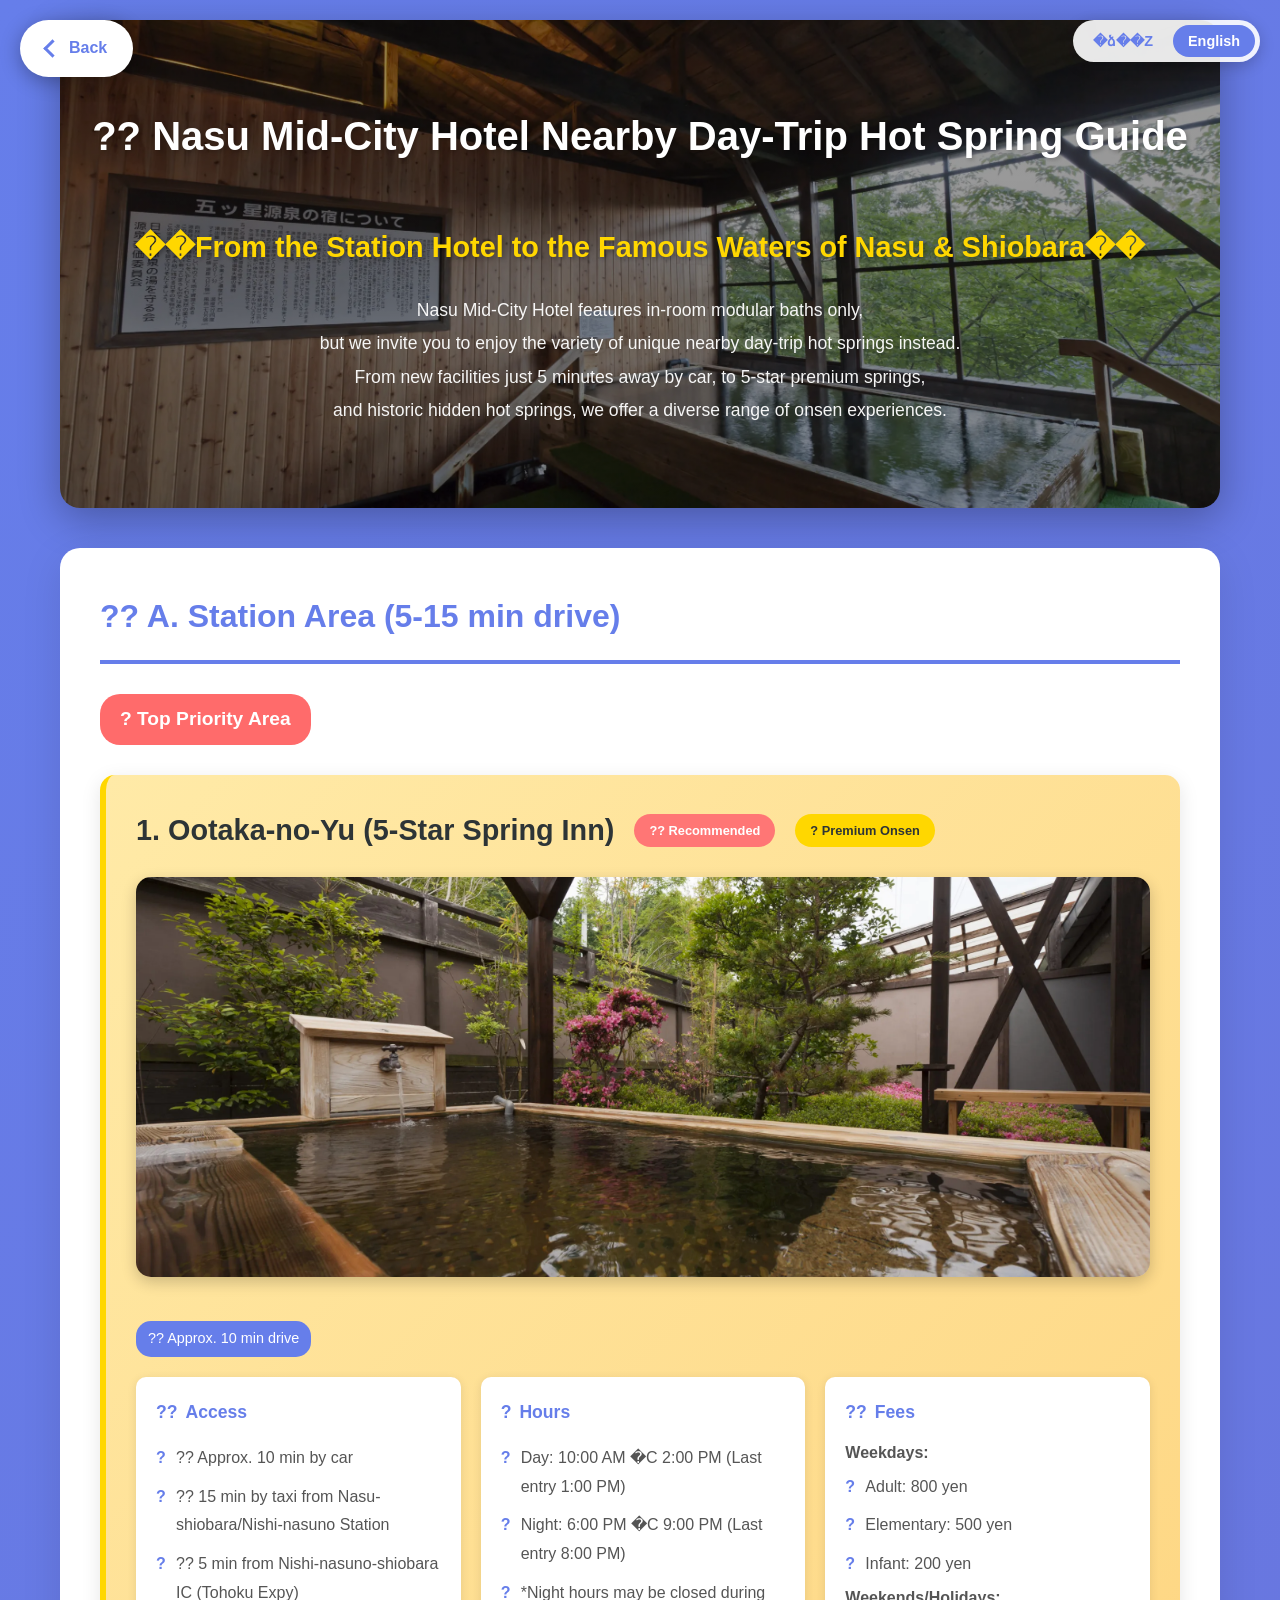
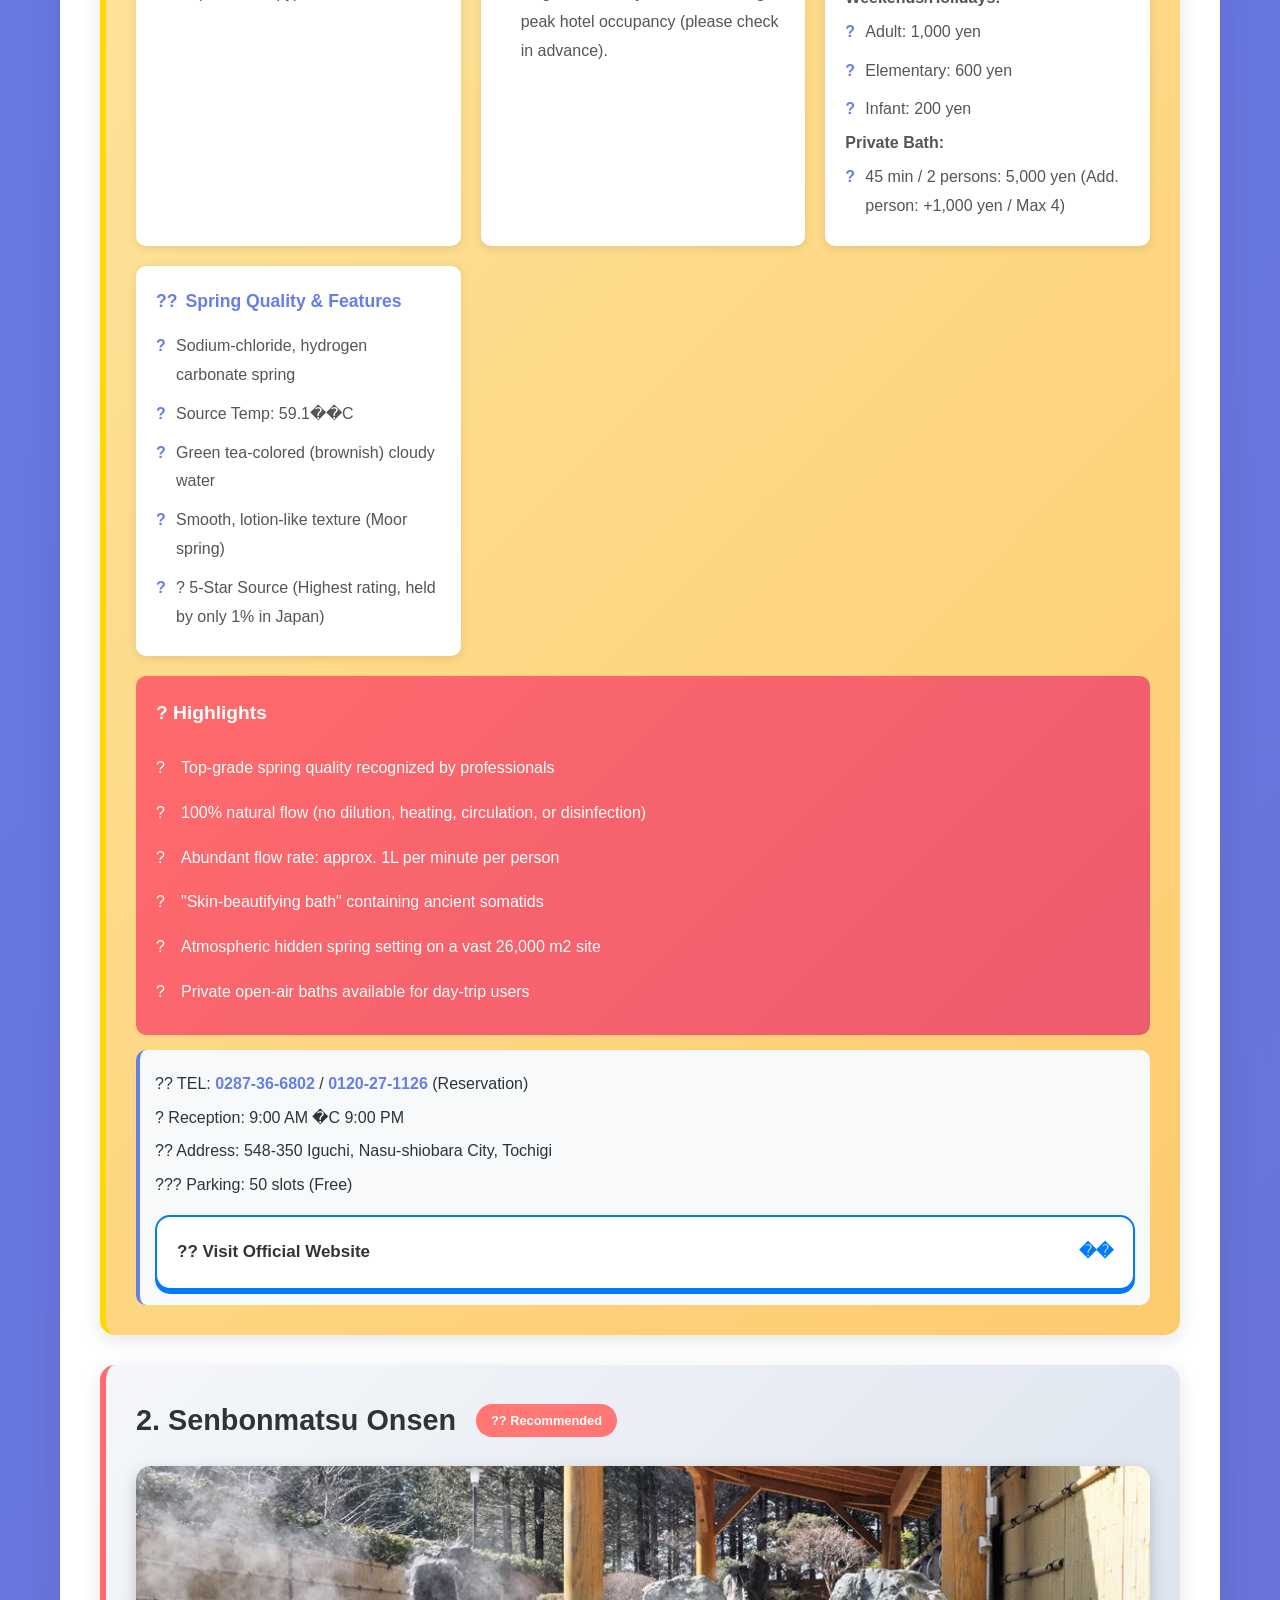
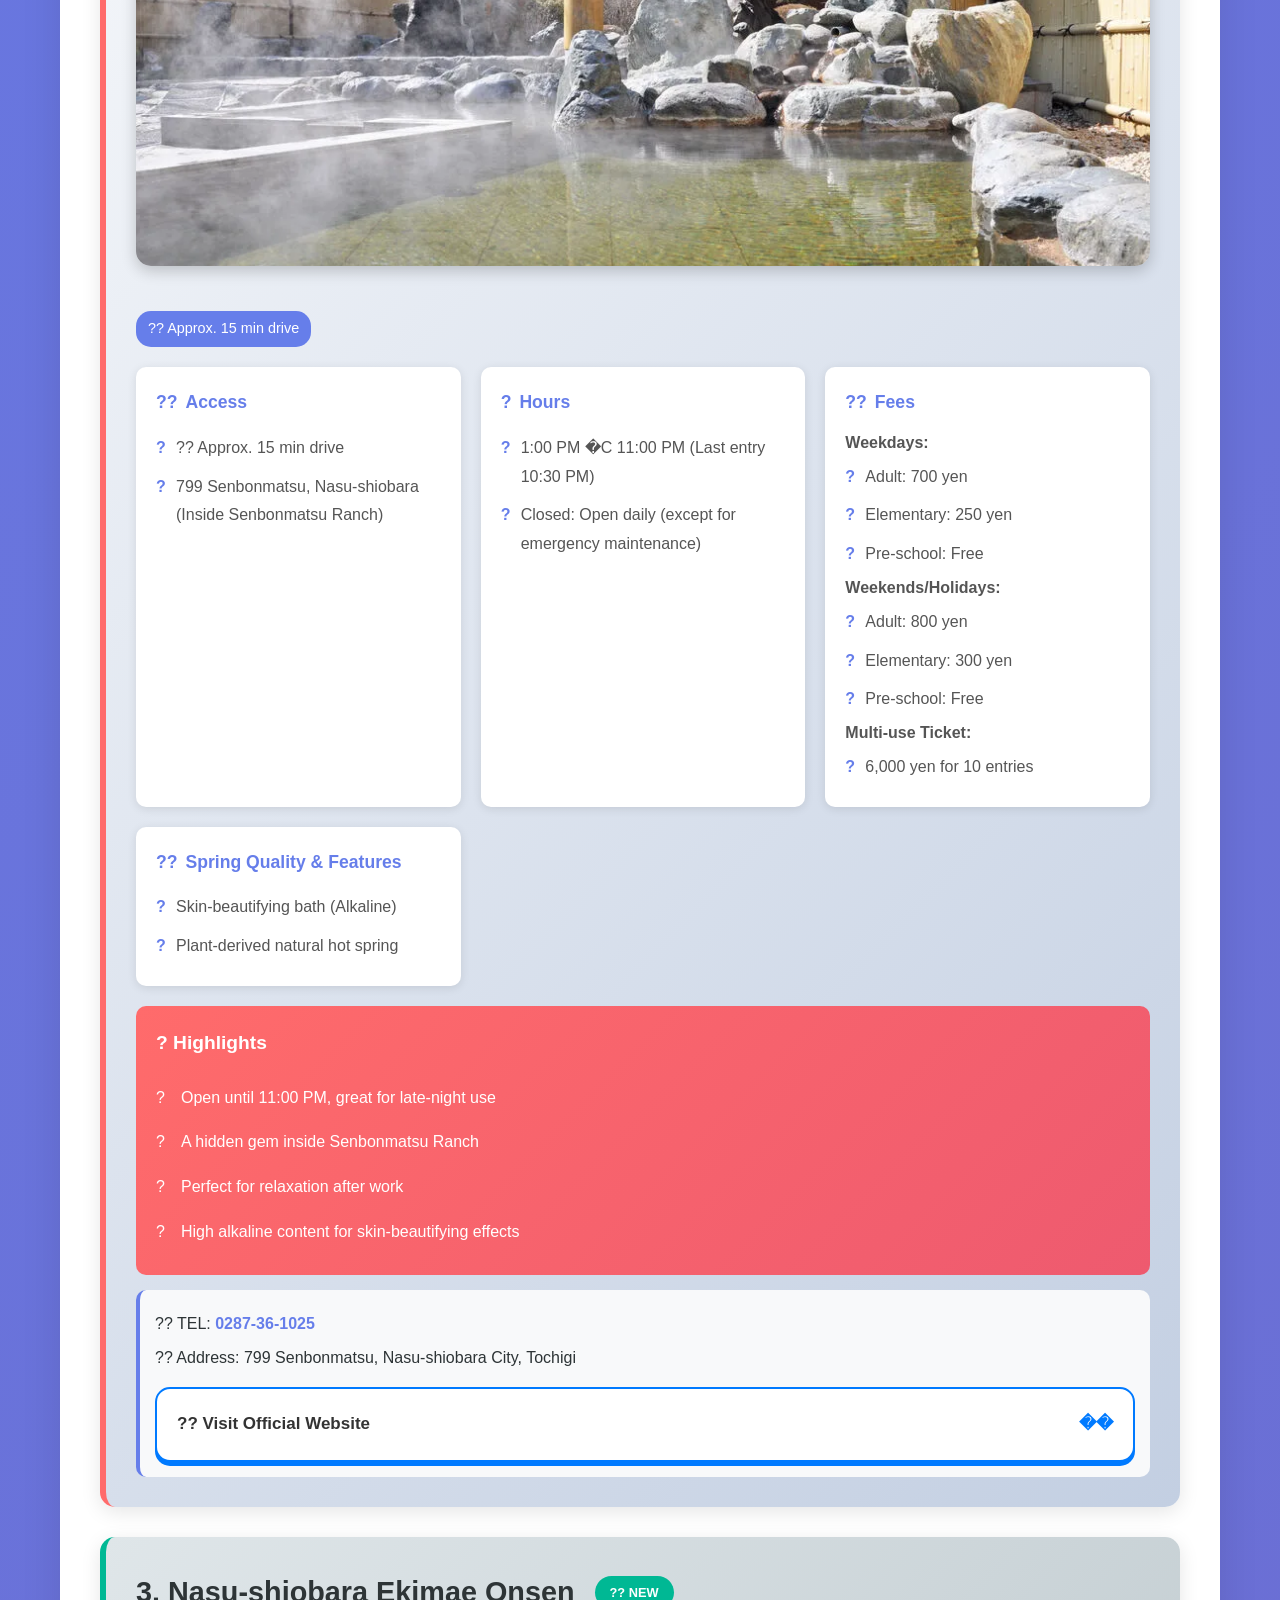
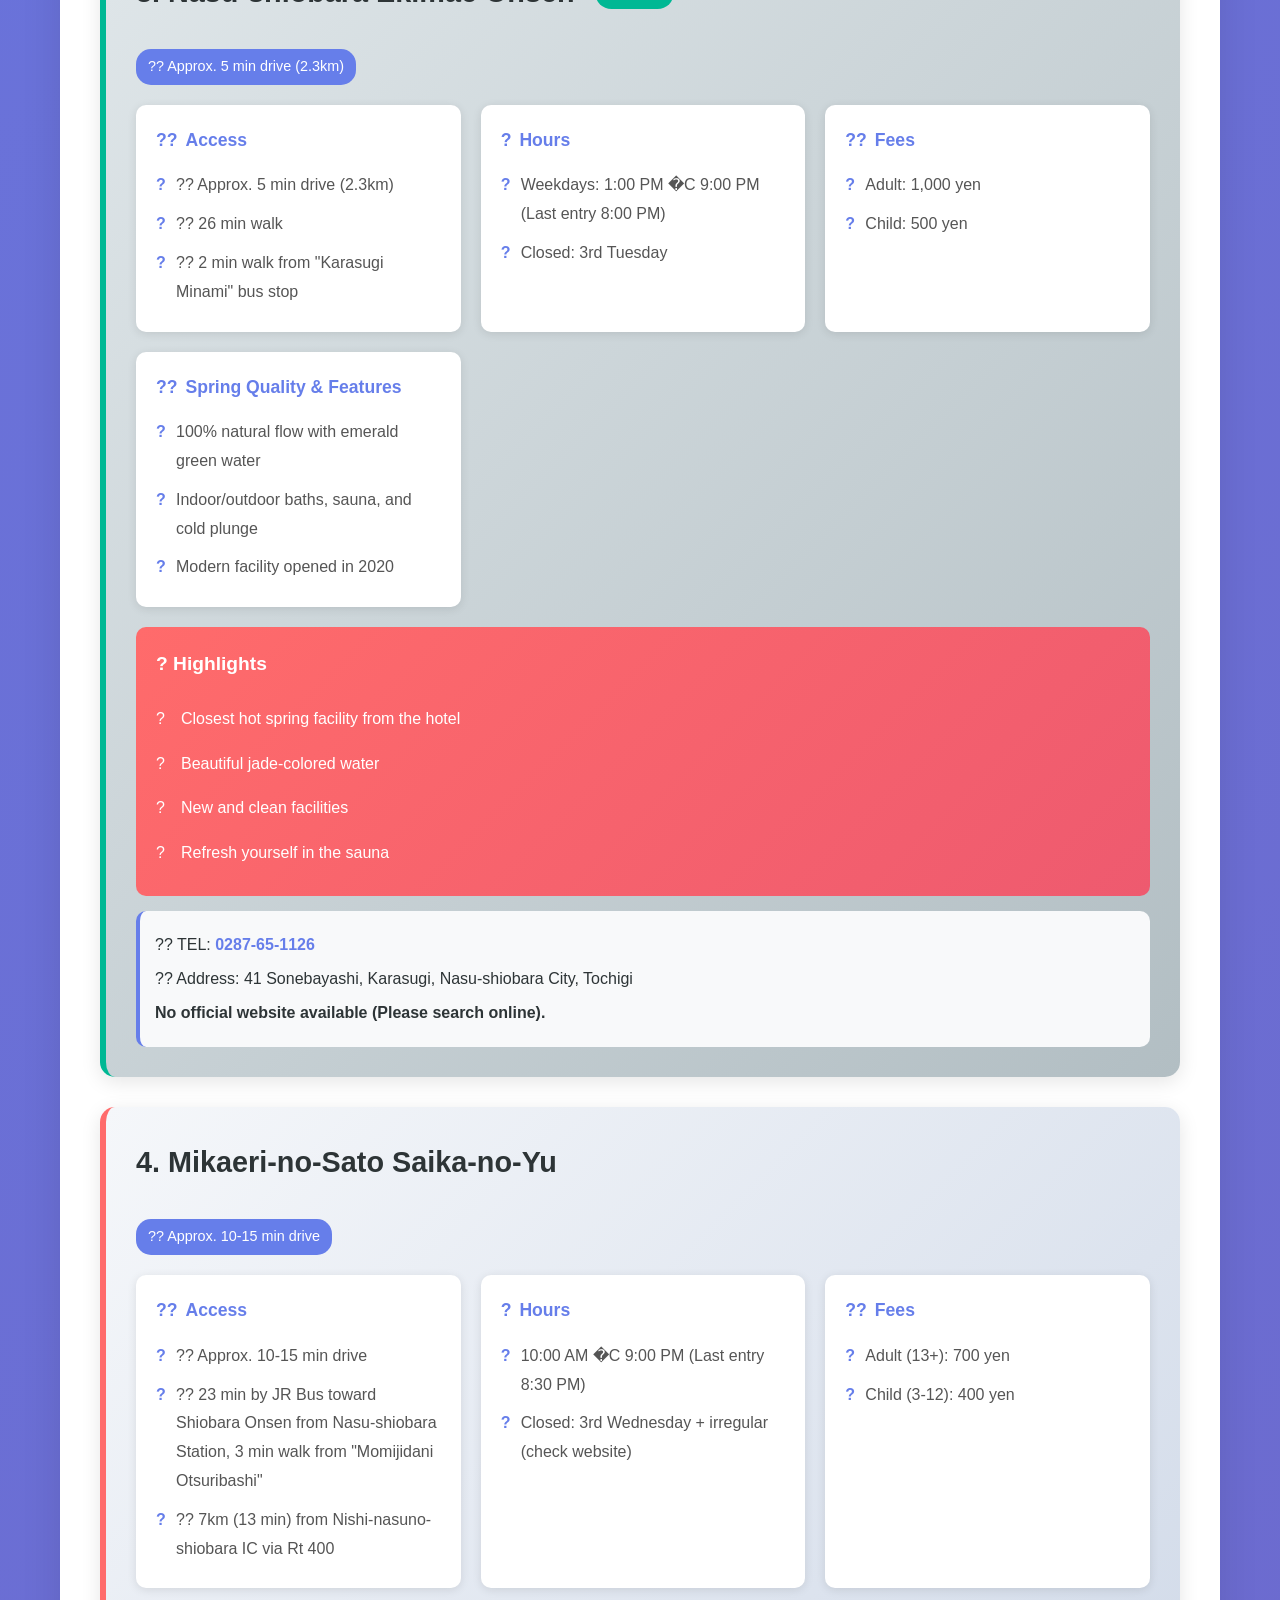
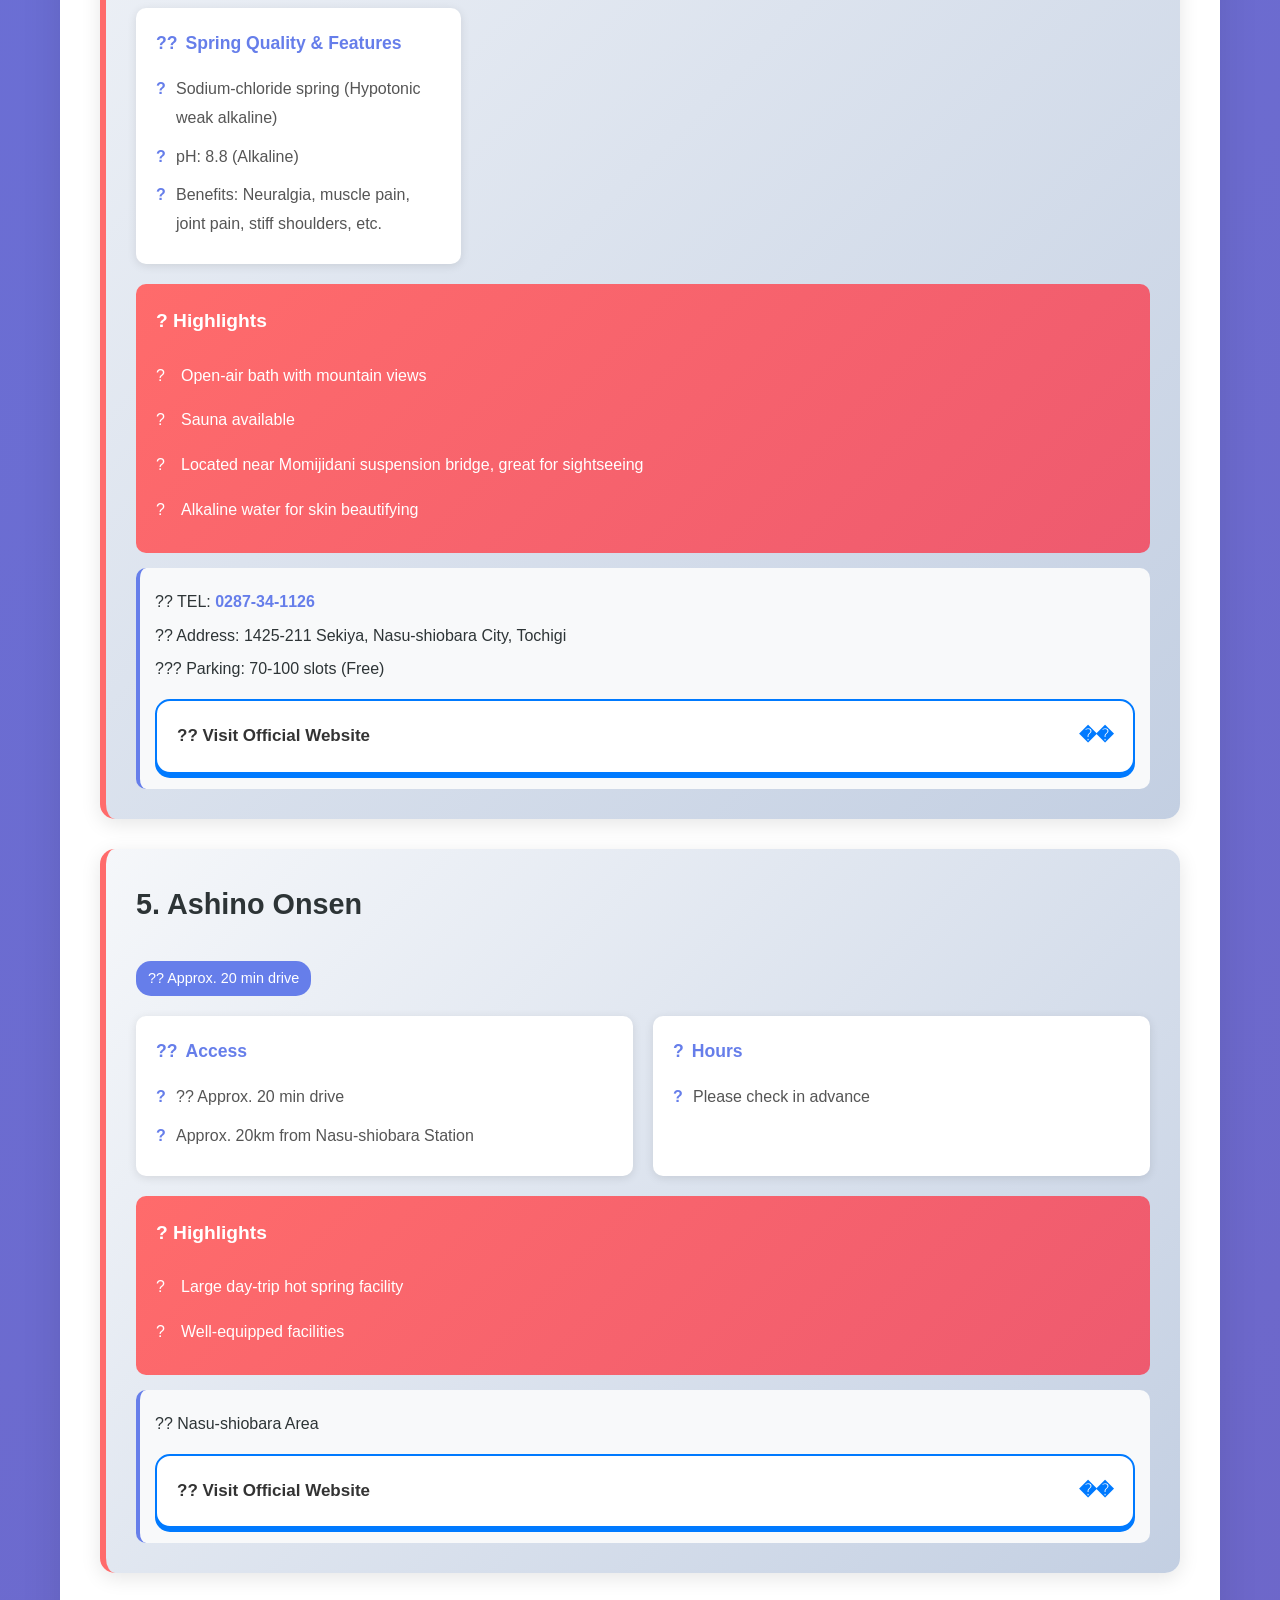
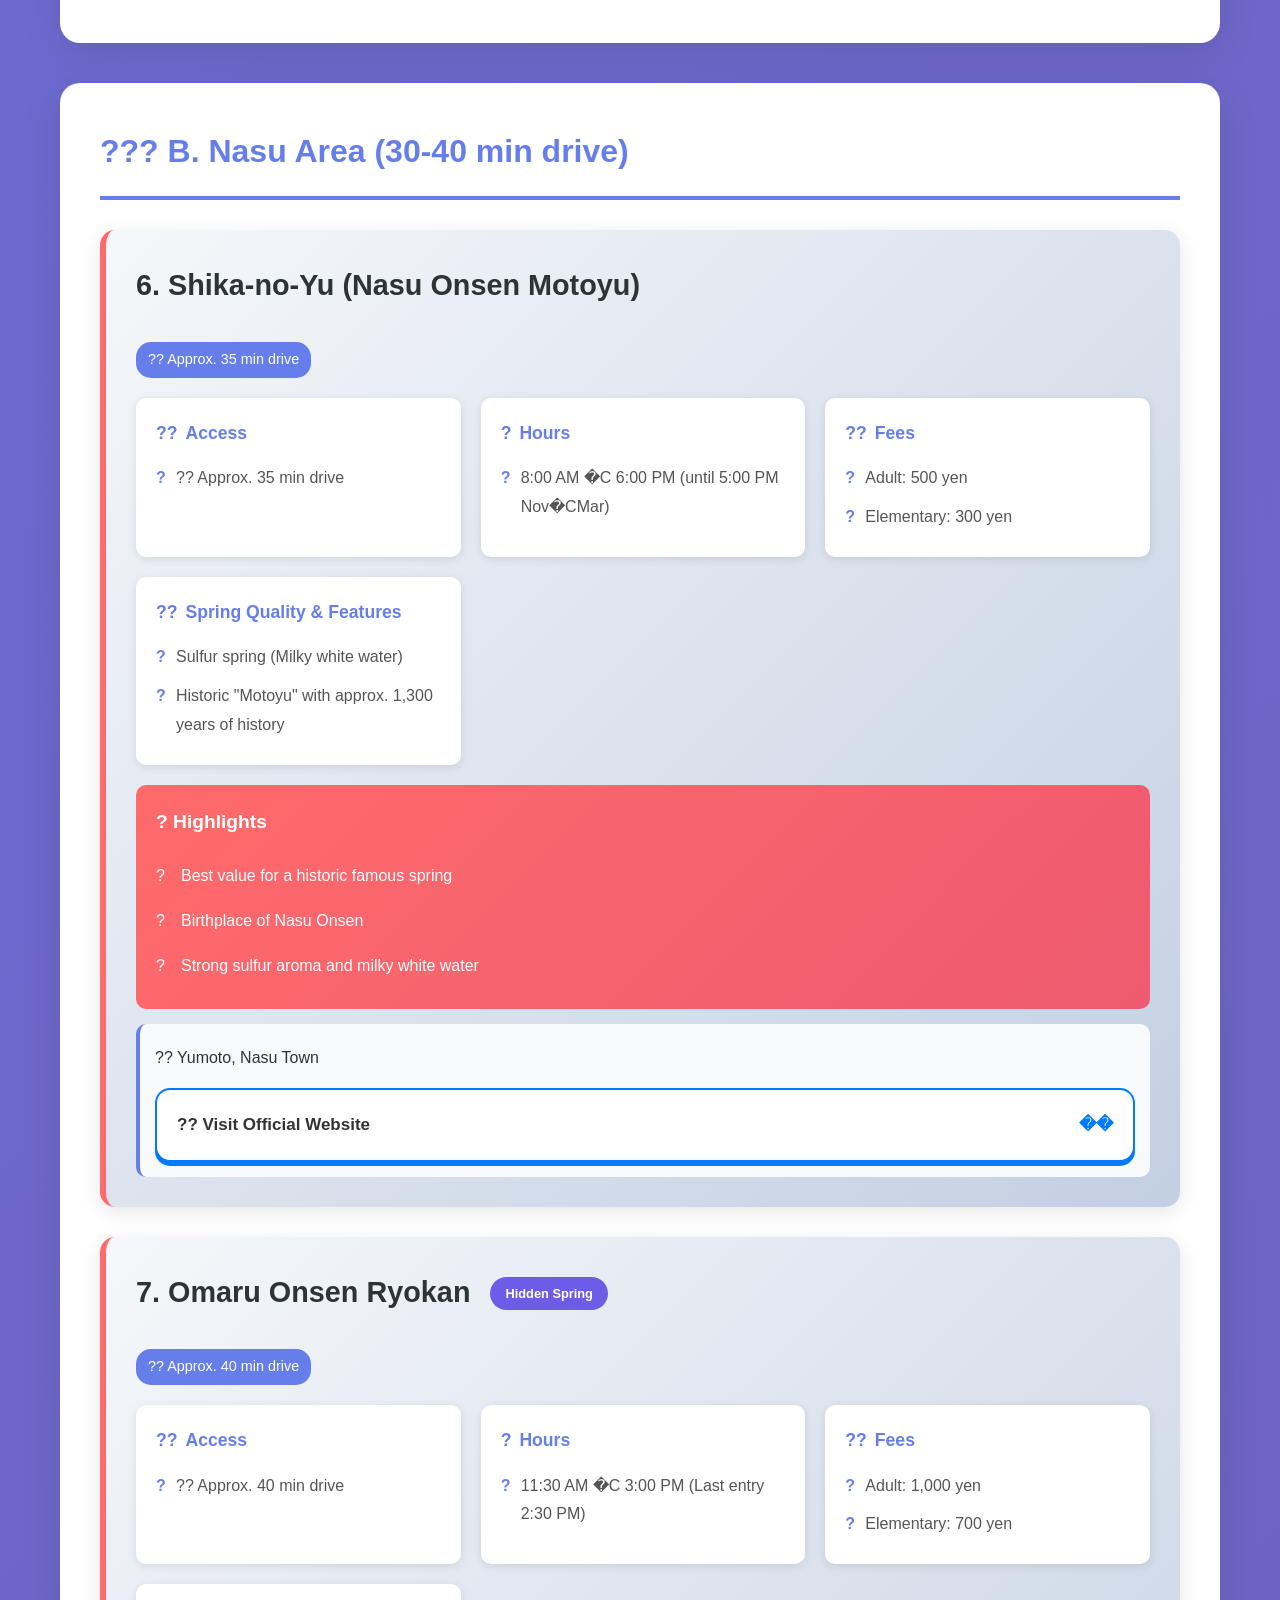
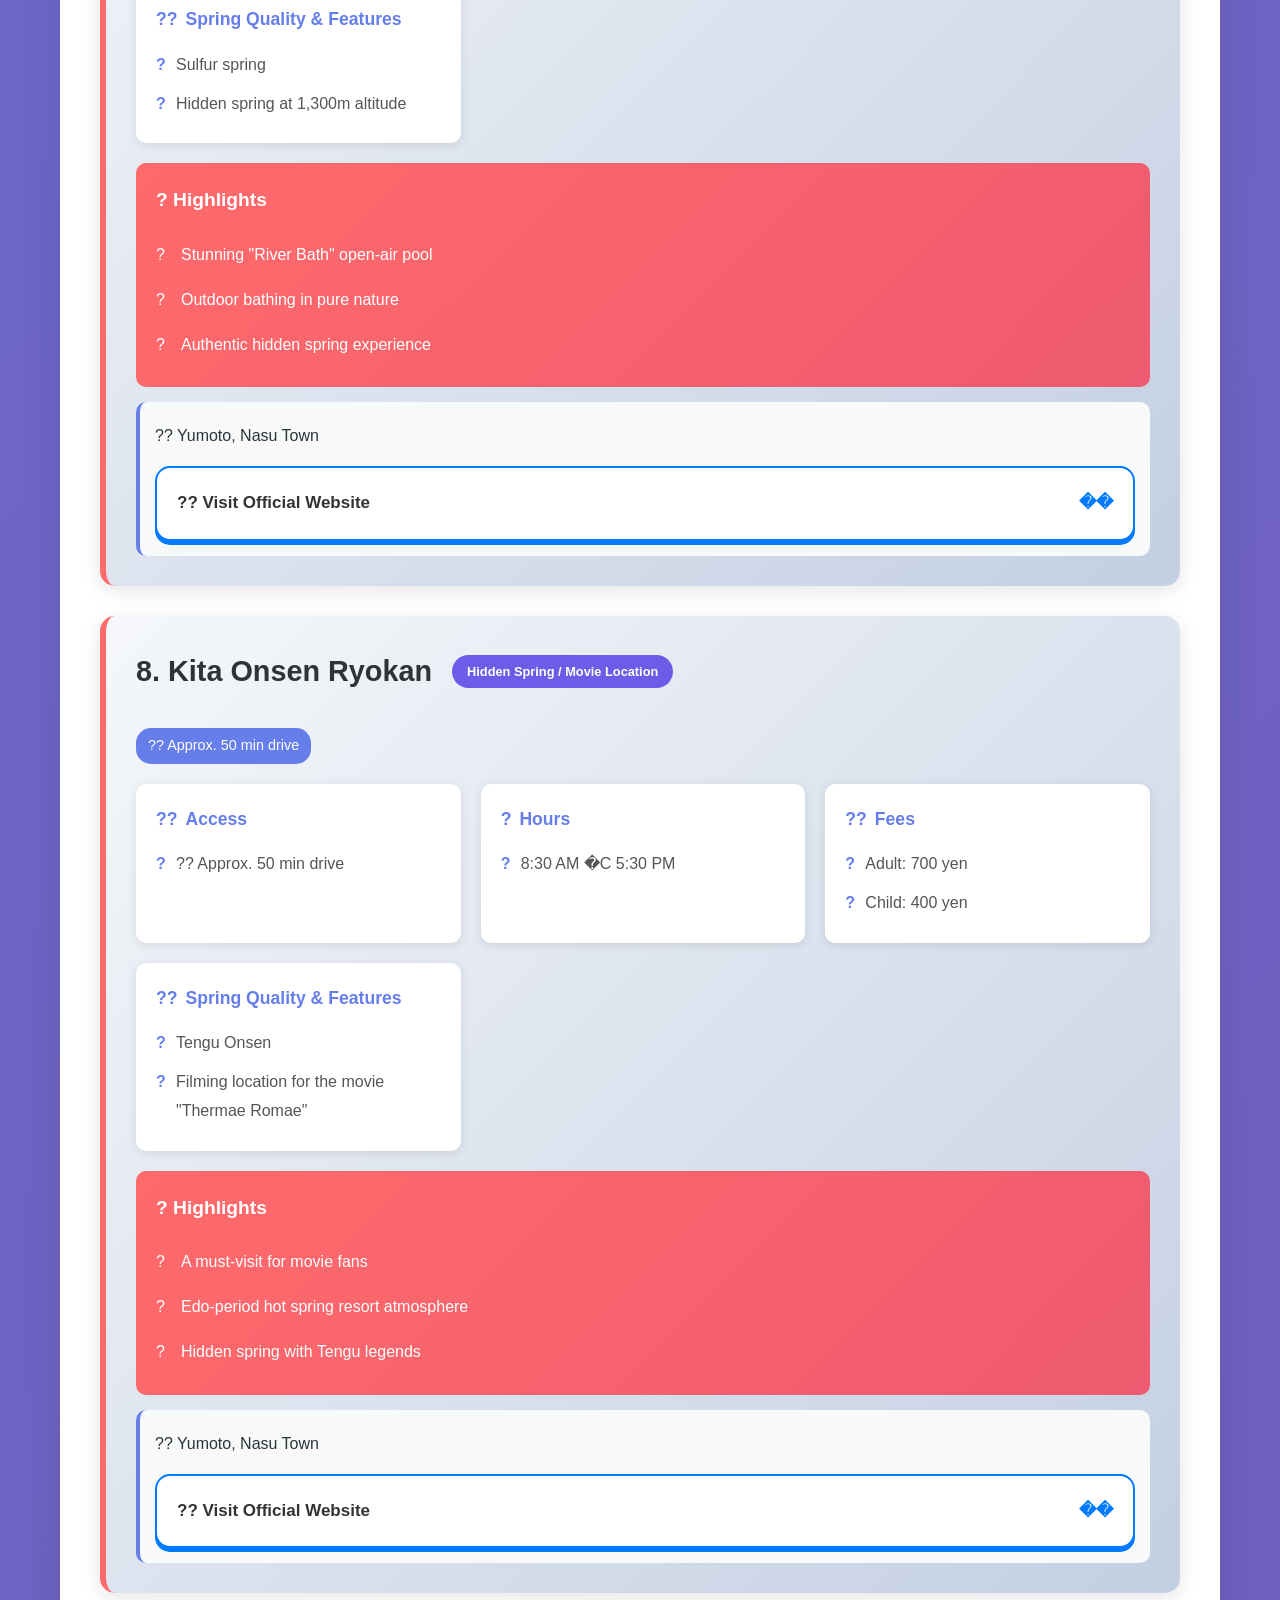
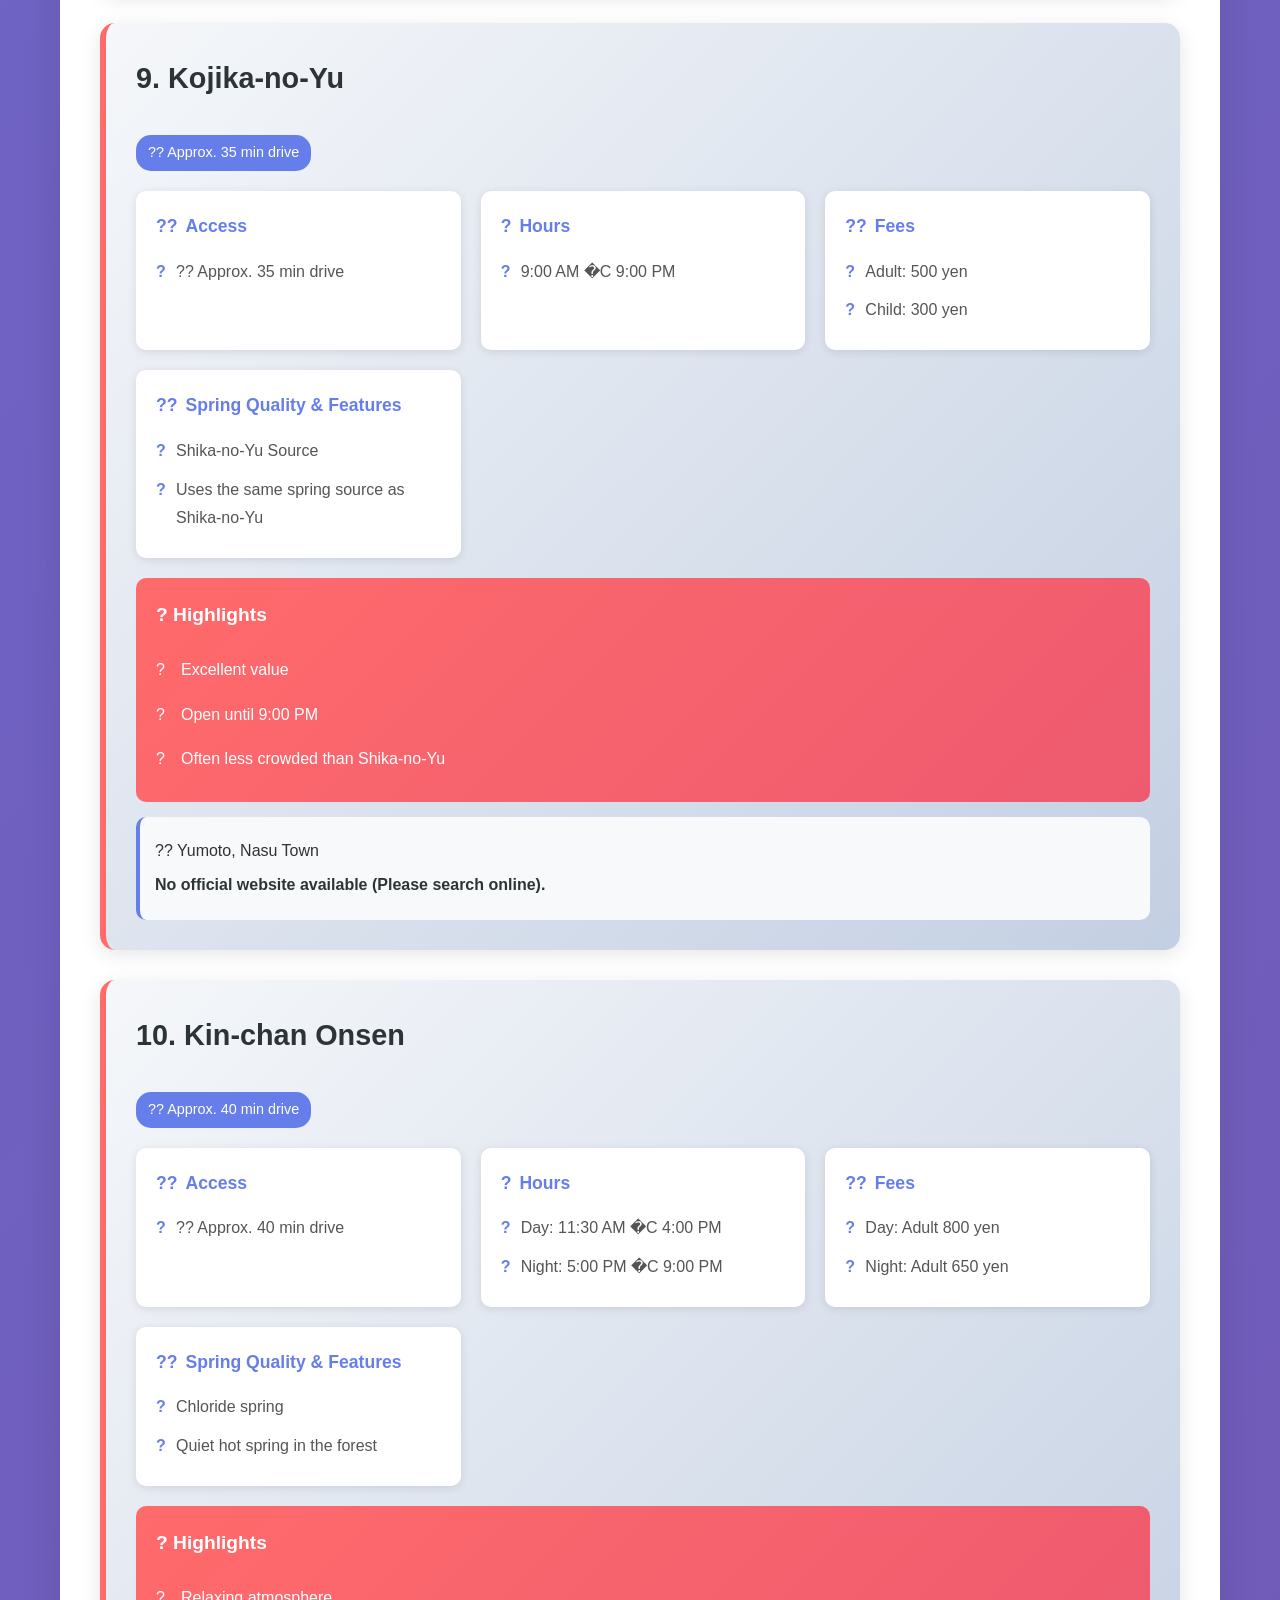
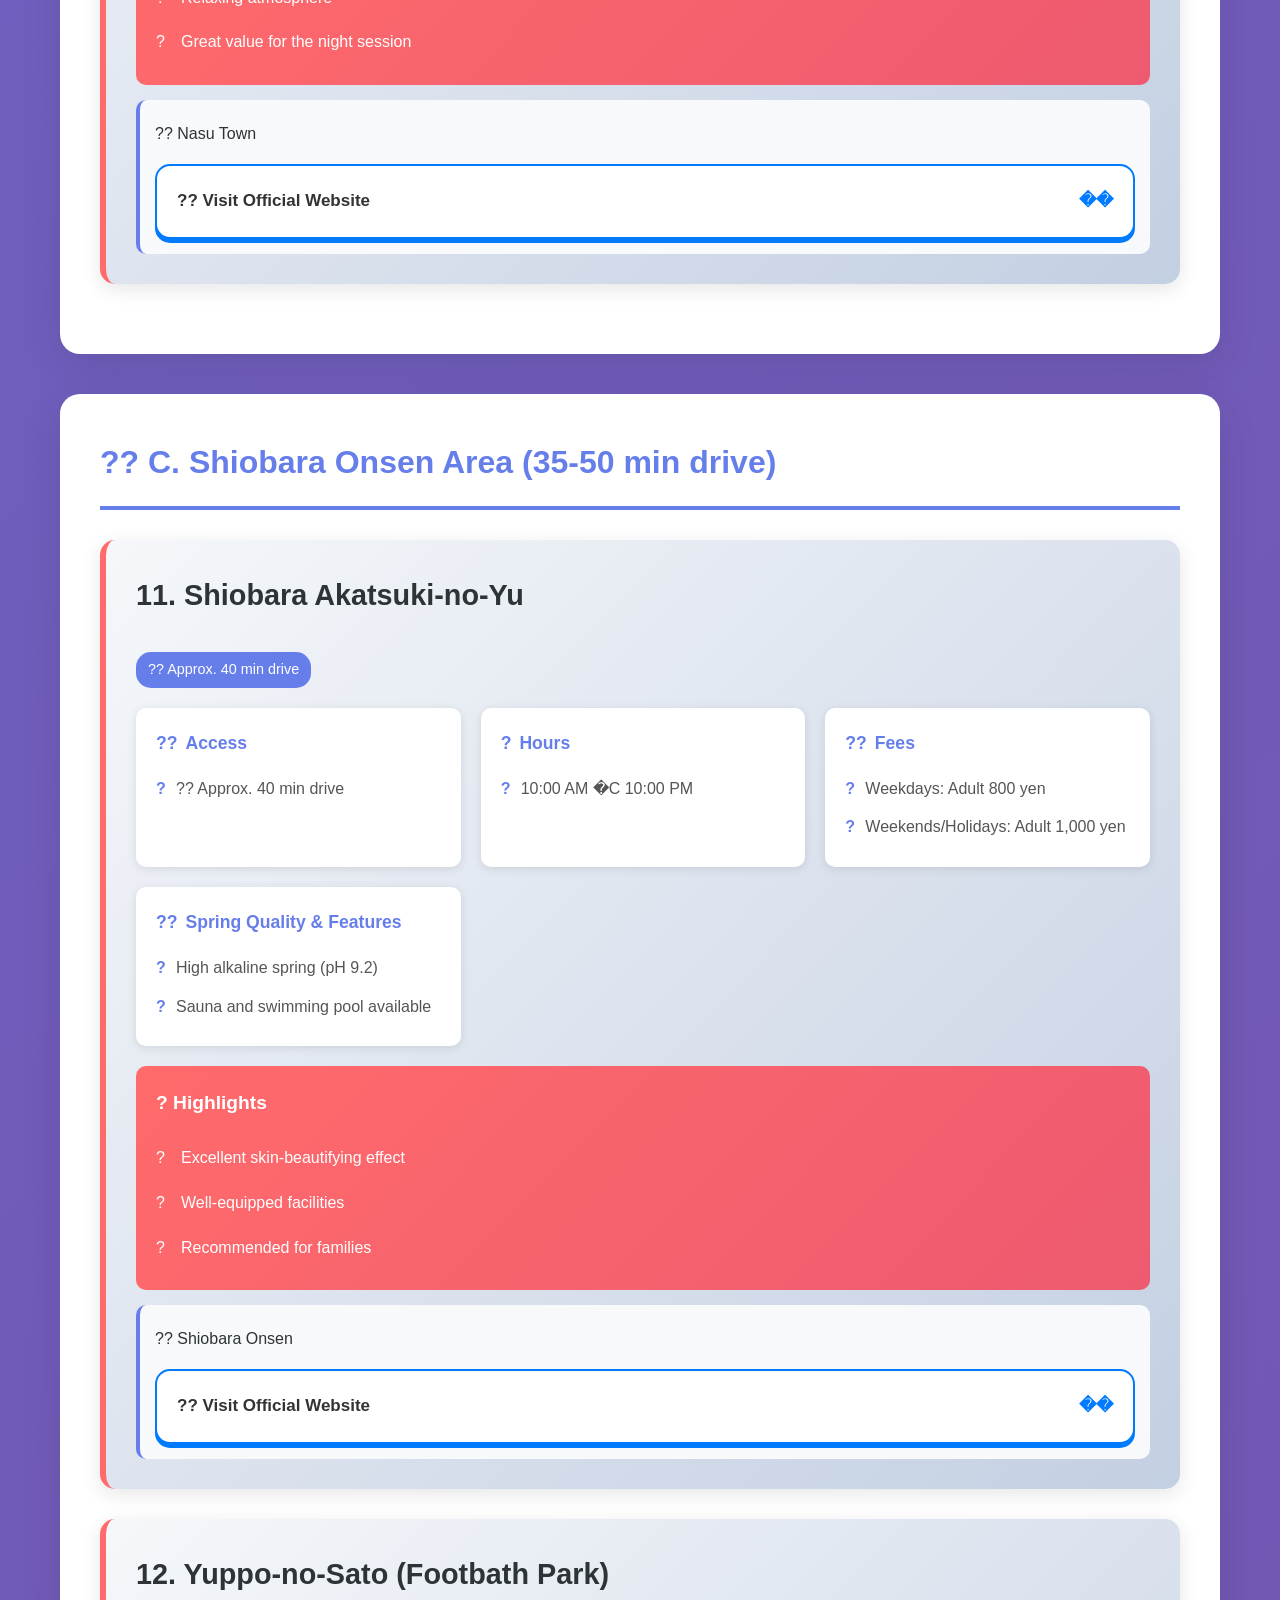
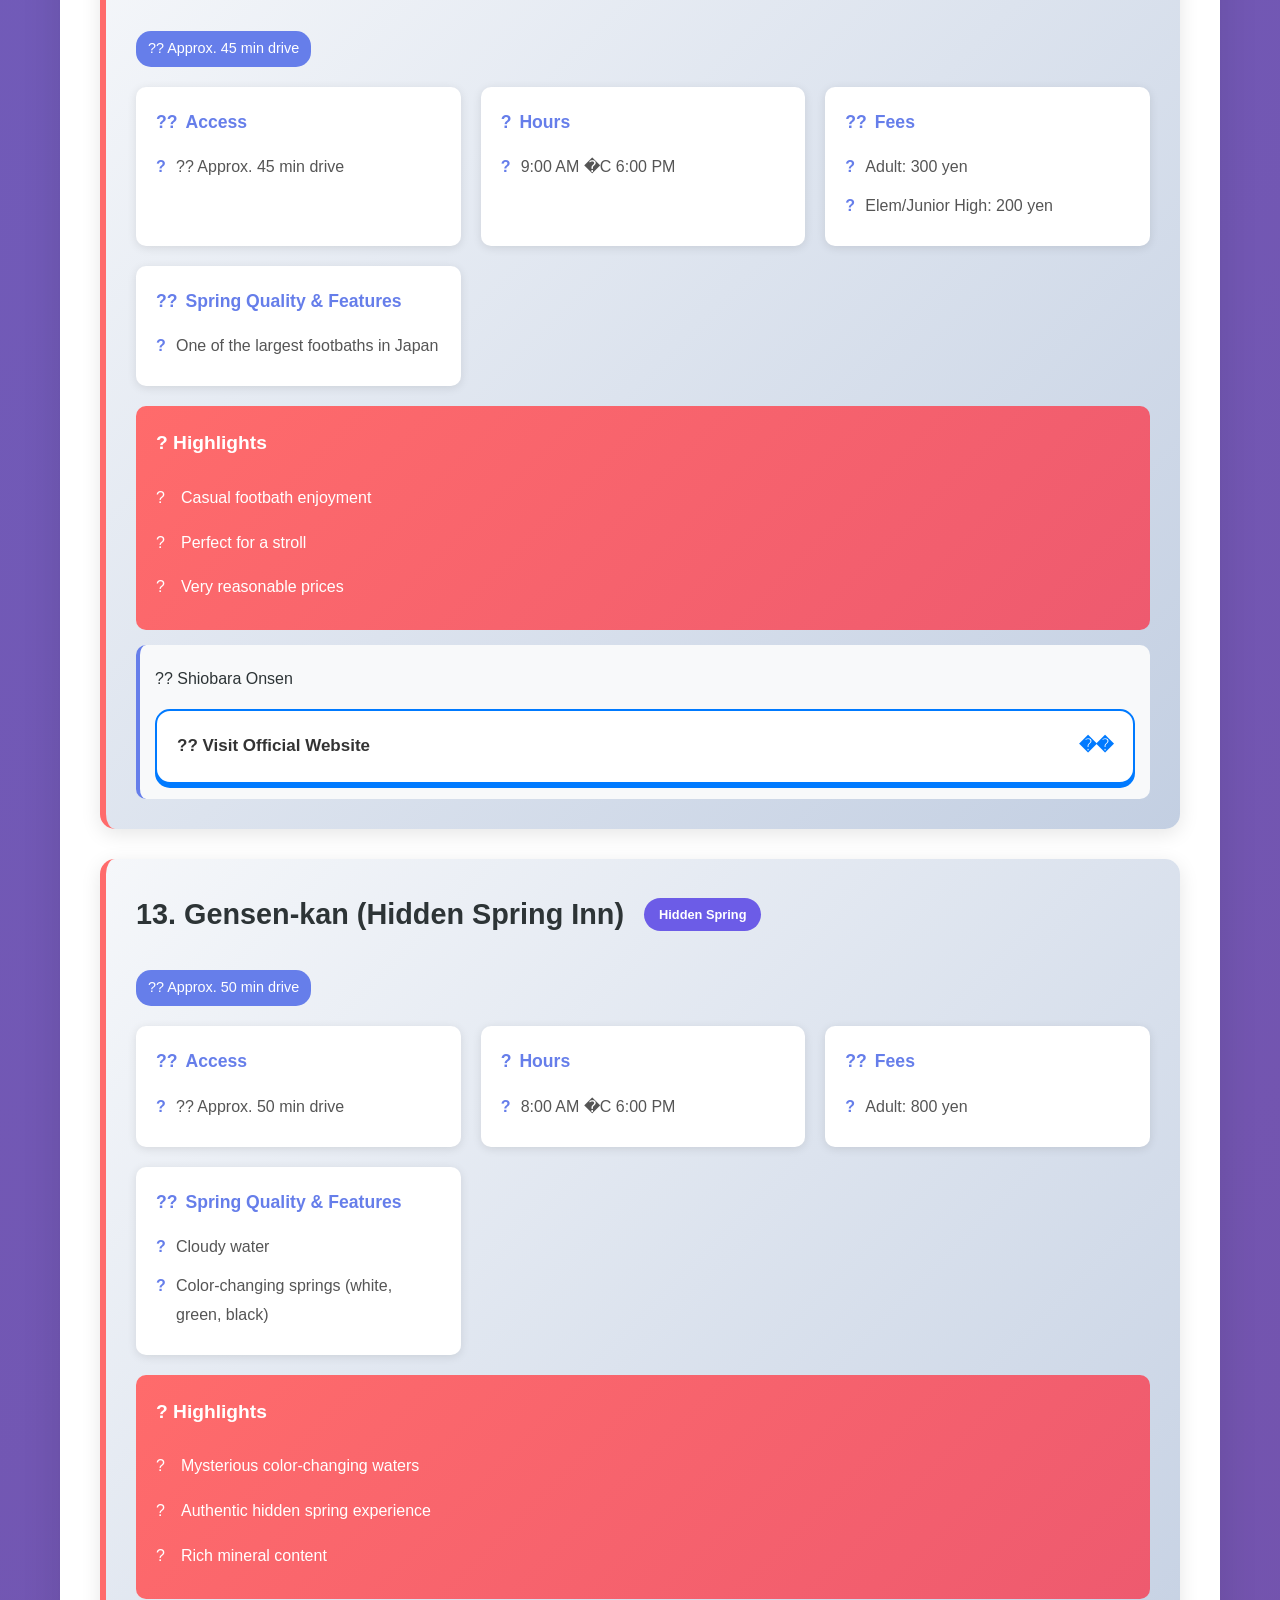
<file: onsen-guide/index_downloaded.html>
﻿<!DOCTYPE html>
<html lang="ja">
<head>
    <meta charset="UTF-8">
    <meta name="viewport" content="width=device-width, initial-scale=1.0">
    <title>��횥ߥåɥ��ƥ��ۥƥ� ���O�Վ�����Ȫ������</title>
    <script>
        // ���r���Z�ж� (FOUC��ֹ)
        (function() {
            const savedLang = localStorage.getItem('preferredLanguage');
            const userLang = savedLang || (navigator.language.startsWith('ja') ? 'ja' : 'en');
            if (userLang === 'en') {
                document.documentElement.classList.add('lang-en');
            }
        })();
    </script>
    <style>
        * {
            margin: 0;
            padding: 0;
            box-sizing: border-box;
        }

        body {
            font-family: 'Hiragino Sans', 'Hiragino Kaku Gothic ProN', 'Yu Gothic', 'Meiryo', sans-serif;
            line-height: 1.8;
            color: #333;
            background: linear-gradient(135deg, #667eea 0%, #764ba2 100%);
            min-height: 100vh;
        }

        .container {
            max-width: 1200px;
            margin: 0 auto;
            padding: 20px;
        }

        header {
            background: linear-gradient(rgba(0,0,0,0.4), rgba(0,0,0,0.4)), url('onsen.webp') center/cover no-repeat;
            color: white;
            padding: 80px 20px;
            text-align: center;
            border-radius: 20px;
            margin-bottom: 40px;
            box-shadow: 0 10px 40px rgba(0,0,0,0.3);
            display: flex;
            flex-direction: column;
            justify-content: center;
            min-height: 400px;
        }

        header h1 {
            font-size: 2.5rem;
            margin-bottom: 20px;
            text-shadow: 2px 2px 4px rgba(0,0,0,0.2);
        }

        .catchcopy {
            font-size: 1.8rem;
            font-weight: bold;
            margin: 30px 0 20px;
            color: #ffd700;
            text-shadow: 2px 2px 4px rgba(0,0,0,0.3);
        }

        .subtitle {
            font-size: 1.1rem;
            line-height: 1.9;
            max-width: 800px;
            margin: 0 auto;
            opacity: 0.95;
        }

        .section {
            background: white;
            border-radius: 20px;
            padding: 40px;
            margin-bottom: 40px;
            box-shadow: 0 10px 40px rgba(0,0,0,0.1);
        }

        .section-title {
            font-size: 2rem;
            color: #667eea;
            margin-bottom: 30px;
            padding-bottom: 15px;
            border-bottom: 4px solid #667eea;
            display: flex;
            align-items: center;
            gap: 15px;
        }

        .onsen-card {
            background: linear-gradient(135deg, #f5f7fa 0%, #c3cfe2 100%);
            border-radius: 15px;
            padding: 30px;
            margin-bottom: 30px;
            box-shadow: 0 5px 20px rgba(0,0,0,0.1);
            transition: transform 0.3s ease, box-shadow 0.3s ease;
            border-left: 6px solid #ff6b6b;
        }

        .onsen-card:hover {
            transform: translateY(-5px);
            box-shadow: 0 10px 30px rgba(0,0,0,0.2);
        }

        .onsen-card.premium {
            border-left-color: #ffd700;
            background: linear-gradient(135deg, #ffeaa7 0%, #fdcb6e 100%);
        }

        .onsen-card.new {
            border-left-color: #00b894;
            background: linear-gradient(135deg, #dfe6e9 0%, #b2bec3 100%);
        }

        .onsen-name {
            font-size: 1.8rem;
            color: #2d3436;
            margin-bottom: 20px;
            font-weight: bold;
            display: flex;
            align-items: center;
            gap: 10px;
        }

        .badge {
            display: inline-block;
            padding: 5px 15px;
            border-radius: 20px;
            font-size: 0.8rem;
            font-weight: bold;
            margin-left: 10px;
        }

        .badge-new {
            background: #00b894;
            color: white;
        }

        .badge-premium {
            background: #ffd700;
            color: #2d3436;
        }

        .badge-secret {
            background: #6c5ce7;
            color: white;
        }

        .badge-recommend {
            background: #ff7675;
            color: white;
        }

        .onsen-image {
            width: 100%;
            max-height: 400px;
            object-fit: cover;
            border-radius: 15px;
            margin-bottom: 25px;
            box-shadow: 0 5px 15px rgba(0,0,0,0.2);
        }

        .info-grid {
            display: grid;
            grid-template-columns: repeat(auto-fit, minmax(280px, 1fr));
            gap: 20px;
            margin-top: 20px;
        }

        .info-box {
            background: white;
            padding: 20px;
            border-radius: 10px;
            box-shadow: 0 2px 10px rgba(0,0,0,0.1);
        }

        .info-box h4 {
            color: #667eea;
            margin-bottom: 10px;
            font-size: 1.1rem;
            display: flex;
            align-items: center;
            gap: 8px;
        }

        .info-box p, .info-box ul {
            color: #555;
            line-height: 1.8;
        }

        .info-box ul {
            list-style: none;
            padding-left: 0;
        }

        .info-box ul li {
            padding: 5px 0;
            padding-left: 20px;
            position: relative;
        }

        .info-box ul li:before {
            content: "?";
            position: absolute;
            left: 0;
            color: #667eea;
            font-weight: bold;
        }

        .highlights {
            background: linear-gradient(135deg, #ff6b6b 0%, #ee5a6f 100%);
            color: white;
            padding: 20px;
            border-radius: 10px;
            margin-top: 20px;
        }

        .highlights h4 {
            margin-bottom: 15px;
            font-size: 1.2rem;
        }

        .highlights ul {
            list-style: none;
        }

        .highlights ul li {
            padding: 8px 0;
            padding-left: 25px;
            position: relative;
        }

        .highlights ul li:before {
            content: "?";
            position: absolute;
            left: 0;
        }

        .contact-info {
            background: #f8f9fa;
            padding: 15px;
            border-radius: 10px;
            margin-top: 15px;
            border-left: 4px solid #667eea;
        }

        .contact-info p {
            margin: 5px 0;
            color: #2d3436;
        }

        .contact-info a {
            color: #667eea;
            text-decoration: none;
            font-weight: bold;
        }

        .contact-info a:hover {
            text-decoration: underline;
        }

        .recommendation-grid {
            display: grid;
            grid-template-columns: repeat(auto-fit, minmax(300px, 1fr));
            gap: 25px;
            margin-top: 30px;
        }

        .recommendation-card {
            background: linear-gradient(135deg, #667eea 0%, #764ba2 100%);
            color: white;
            padding: 30px;
            border-radius: 15px;
            box-shadow: 0 5px 20px rgba(0,0,0,0.2);
            transition: transform 0.3s ease;
        }

        .recommendation-card:hover {
            transform: scale(1.05);
        }

        .recommendation-card h3 {
            font-size: 1.5rem;
            margin-bottom: 15px;
            display: flex;
            align-items: center;
            gap: 10px;
        }

        .recommendation-card p {
            font-size: 1.1rem;
            line-height: 1.8;
        }

        .faq-item {
            background: #f8f9fa;
            padding: 25px;
            border-radius: 10px;
            margin-bottom: 20px;
            border-left: 5px solid #667eea;
        }

        .faq-item h4 {
            color: #2d3436;
            margin-bottom: 10px;
            font-size: 1.2rem;
        }

        .faq-item p {
            color: #555;
            line-height: 1.8;
        }

        .tips-list {
            background: linear-gradient(135deg, #74b9ff 0%, #0984e3 100%);
            color: white;
            padding: 30px;
            border-radius: 15px;
            margin-top: 20px;
        }

        .tips-list h3 {
            margin-bottom: 20px;
            font-size: 1.5rem;
        }

        .tips-list ol {
            padding-left: 25px;
        }

        .tips-list li {
            padding: 10px 0;
            font-size: 1.1rem;
        }

        footer {
            text-align: center;
            color: white;
            padding: 40px 20px;
            margin-top: 40px;
        }

        footer p {
            font-size: 1.1rem;
            line-height: 1.8;
        }

        .distance-badge {
            display: inline-block;
            background: #667eea;
            color: white;
            padding: 5px 12px;
            border-radius: 15px;
            font-size: 0.9rem;
            margin-top: 10px;
        }

        @media (max-width: 768px) {
            header h1 {
                font-size: 1.8rem;
            }

            .catchcopy {
                font-size: 1.3rem;
            }

            .subtitle {
                font-size: 1rem;
            }

            .section {
                padding: 25px;
            }

            .section-title {
                font-size: 1.5rem;
            }

            .onsen-name {
                font-size: 1.4rem;
            }

            .info-grid {
                grid-template-columns: 1fr;
            }

            .recommendation-grid {
                grid-template-columns: 1fr;
            }
        }

        .area-label {
            display: inline-block;
            background: #ff6b6b;
            color: white;
            padding: 8px 20px;
            border-radius: 20px;
            font-size: 1.2rem;
            margin-bottom: 30px;
            font-weight: bold;
        }

        .scroll-top {
            position: fixed;
            bottom: 30px;
            right: 30px;
            background: #667eea;
            color: white;
            width: 50px;
            height: 50px;
            border-radius: 50%;
            display: flex;
            align-items: center;
            justify-content: center;
            cursor: pointer;
            box-shadow: 0 5px 20px rgba(0,0,0,0.3);
            transition: transform 0.3s ease;
            z-index: 1000;
        }

        .scroll-top:hover {
            transform: scale(1.1);
        }

        .url-link {
            display: flex !important;
            justify-content: space-between !important;
            align-items: center !important;
            background: #fff !important;
            color: #333 !important;
            padding: 15px 20px !important;
            border: 2px solid #007aff !important;
            border-radius: 15px !important;
            text-decoration: none !important;
            margin-top: 15px !important;
            transition: all 0.2s ease !important;
            width: 100% !important;
            font-weight: bold !important;
            box-shadow: 0 4px 0 #007aff !important;
            box-sizing: border-box !important;
        }

        .url-link:hover {
            background: #f0f7ff !important;
            transform: translateY(2px) !important;
            box-shadow: 0 2px 0 #007aff !important;
        }

        .url-link .arrow-span {
            color: #007aff !important;
            margin-left: 10px !important;
            font-size: 1.2rem !important;
        }

        /* �����ܥ��� */
        .back-button {
            position: fixed;
            top: 20px;
            left: 20px;
            z-index: 10000;
            background: white;
            color: #667eea;
            padding: 12px 24px;
            border-radius: 30px;
            display: flex;
            align-items: center;
            justify-content: center;
            text-decoration: none;
            box-shadow: 0 4px 20px rgba(0,0,0,0.3);
            transition: all 0.3s ease;
            font-weight: bold;
            font-size: 1rem;
            border: 2px solid transparent;
        }

        /* CSS������ʸӡ */
        .back-button::before {
            content: '';
            display: inline-block;
            width: 10px;
            height: 10px;
            border-top: 3px solid #667eea;
            border-left: 3px solid #667eea;
            transform: rotate(-45deg);
            margin-right: 10px;
            transition: border-color 0.3s ease;
        }

        .back-button:hover {
            background: #667eea;
            color: white;
            transform: translateY(-3px);
            border-color: rgba(255, 255, 255, 0.3);
        }

        .back-button:hover::before {
            border-color: white;
        }

            @media (max-width: 768px) {
                .back-button {
                    top: 15px;
                    left: 15px;
                    padding: 10px 18px;
                    font-size: 0.9rem;
                }
                .back-button::before {
                    width: 8px;
                    height: 8px;
                    border-width: 2px;
                    margin-right: 6px;
                }
            }

            /* ���Z�Ф��椨 */
            .lang-switch {
                position: fixed;
                top: 20px;
                right: 20px;
                z-index: 10000;
                background: rgba(255, 255, 255, 0.9);
                padding: 5px;
                border-radius: 30px;
                box-shadow: 0 4px 15px rgba(0, 0, 0, 0.2);
                display: flex;
                gap: 5px;
            }

            .lang-btn {
                border: none;
                background: transparent;
                padding: 8px 15px;
                border-radius: 20px;
                cursor: pointer;
                font-weight: bold;
                transition: all 0.3s ease;
                font-size: 0.9rem;
                color: #667eea;
            }

            .lang-btn.active {
                background: #667eea;
                color: white;
            }

            /* ���Z��ʾ���� */
            [lang="en"] { display: none !important; }
            
            html.lang-en [lang="ja"] { display: none !important; }
            html.lang-en [lang="en"] { display: block !important; }
            html.lang-en span[lang="en"], html.lang-en strong[lang="en"], html.lang-en a[lang="en"] { display: inline !important; }
            
            /* �ǥե�����(ja) */
            html:not(.lang-en) [lang="en"] { display: none !important; }
            html:not(.lang-en) [lang="ja"] { display: block !important; }
            html:not(.lang-en) span[lang="ja"], html:not(.lang-en) strong[lang="ja"], html:not(.lang-en) a[lang="ja"] { display: inline !important; }

            @media (max-width: 768px) {
                .lang-switch {
                    top: 10px;
                    right: 10px;
                }
                .lang-btn {
                    padding: 5px 10px;
                    font-size: 0.8rem;
                }
            }
            </style>
</head>
<body>
    <!-- ���Z�Ф��椨�����å� -->
    <div class="lang-switch">
        <button class="lang-btn active" onclick="setLanguage('ja')" id="btn-ja">�ձ��Z</button>
        <button class="lang-btn" onclick="setLanguage('en')" id="btn-en">English</button>
    </div>

    <a href="https://clever-sunflower-d62c93.netlify.app/" class="back-button" title="�ۥƥ�TOP�ؑ���">
        <span lang="ja">����</span>
        <span lang="en">Back</span>
    </a>
    <div class="container">
        <header>
            <h1 lang="ja">?? ��횥ߥåɥ��ƥ��ۥƥ� ���O�Վ�����Ȫ������</h1>
            <h1 lang="en">?? Nasu Mid-City Hotel Nearby Day-Trip Hot Spring Guide</h1>
            <div class="catchcopy" lang="ja">���k���ۥƥ뤫�顢����?�cԭ�������ᤰ���ء�</div>
            <div class="catchcopy" lang="en">��From the Station Hotel to the Famous Waters of Nasu & Shiobara��</div>
            <div class="subtitle">
                <div lang="ja">
                    ��횥ߥåɥ��ƥ��ۥƥ��Ͽ��ҥ��˥åȥХ��ΤߤǤ�����<br>
                    ���η֡����x�΂����N�����Վ�����Ȫ�ᤰ���򤪘S���ߤ���������<br>
                    ܇�Ǥ鷺��5�֤���ʩ�O���顢������ԴȪ�θ߼���Ȫ��<br>
                    �sʷ�����؜��ޤǡ����ʤ���Ȫ���Y�����᰸�������ޤ���
                </div>
                <div lang="en">
                    Nasu Mid-City Hotel features in-room modular baths only, <br>
                    but we invite you to enjoy the variety of unique nearby day-trip hot springs instead. <br>
                    From new facilities just 5 minutes away by car, to 5-star premium springs, <br>
                    and historic hidden hot springs, we offer a diverse range of onsen experiences.
                </div>
            </div>
        </header>

        <!-- A. �k�����ꥢ -->
        <div class="section">
            <h2 class="section-title">
                <span lang="ja">?? A. �k�����ꥢ(܇5-15��)</span>
                <span lang="en">?? A. Station Area (5-15 min drive)</span>
            </h2>
            <div class="area-label">
                <span lang="ja">? ��ȥ��ꥢ</span>
                <span lang="en">? Top Priority Area</span>
            </div>

            <!-- 1. �����Μ� -->
            <div class="onsen-card premium">
                <div class="onsen-name">
                    <span lang="ja">1. �����Μ�(������ԴȪ����)</span>
                    <span lang="en">1. Ootaka-no-Yu (5-Star Spring Inn)</span>
                    <span class="badge badge-recommend">
                        <span lang="ja">?? ��������</span>
                        <span lang="en">?? Recommended</span>
                    </span>
                    <span class="badge badge-premium">
                        <span lang="ja">? �߼���Ȫ</span>
                        <span lang="en">? Premium Onsen</span>
                    </span>
                </div>
                <img src="onsen1.webp" alt="�����Μ�" class="onsen-image">
                <span class="distance-badge">
                    <span lang="ja">?? ܇�Ǽs10��</span>
                    <span lang="en">?? Approx. 10 min drive</span>
                </span>

                <div class="info-grid">
                    <div class="info-box">
                        <h4>?? <span lang="ja">��������</span><span lang="en">Access</span></h4>
                        <ul lang="ja">
                            <li>?? ܇�Ǽs10��</li>
                            <li>?? ��횉cԭ�k/������Ұ�k���饿�����`15��</li>
                            <li>?? �|����?������Ұ�cԭIC����5��</li>
                        </ul>
                        <ul lang="en">
                            <li>?? Approx. 10 min by car</li>
                            <li>?? 15 min by taxi from Nasu-shiobara/Nishi-nasuno Station</li>
                            <li>?? 5 min from Nishi-nasuno-shiobara IC (Tohoku Expy)</li>
                        </ul>
                    </div>

                    <div class="info-box">
                        <h4>? <span lang="ja">�ӘI�r�g</span><span lang="en">Hours</span></h4>
                        <ul lang="ja">
                            <li>���β�: 10:00��14:00(���K�ܸ�13:00)</li>
                            <li>ҹ�β�: 18:00��21:00(���K�ܸ�20:00)</li>
                            <li>��ҹ�β����޲��Ͷ����r�ݘI(Ҫ��ǰ�_�J)</li>
                        </ul>
                        <ul lang="en">
                            <li>Day: 10:00 AM �C 2:00 PM (Last entry 1:00 PM)</li>
                            <li>Night: 6:00 PM �C 9:00 PM (Last entry 8:00 PM)</li>
                            <li>*Night hours may be closed during peak hotel occupancy (please check in advance).</li>
                        </ul>
                    </div>

                    <div class="info-box">
                        <h4>?? <span lang="ja">�Ͻ�</span><span lang="en">Fees</span></h4>
                        <p><strong lang="ja">ƽ��:</strong><strong lang="en">Weekdays:</strong></p>
                        <ul lang="ja">
                            <li>����: 800��</li>
                            <li>Сѧ��: 500��</li>
                            <li>�׃�: 200��</li>
                        </ul>
                        <ul lang="en">
                            <li>Adult: 800 yen</li>
                            <li>Elementary: 500 yen</li>
                            <li>Infant: 200 yen</li>
                        </ul>
                        <p><strong lang="ja">����ף:</strong><strong lang="en">Weekends/Holidays:</strong></p>
                        <ul lang="ja">
                            <li>����: 1,000��</li>
                            <li>Сѧ��: 600��</li>
                            <li>�׃�: 200��</li>
                        </ul>
                        <ul lang="en">
                            <li>Adult: 1,000 yen</li>
                            <li>Elementary: 600 yen</li>
                            <li>Infant: 200 yen</li>
                        </ul>
                        <p><strong lang="ja">�J��¶���L��:</strong><strong lang="en">Private Bath:</strong></p>
                        <ul lang="ja">
                            <li>45��2��5,000��(׷��1��1,000�ҡ����T4��)</li>
                        </ul>
                        <ul lang="en">
                            <li>45 min / 2 persons: 5,000 yen (Add. person: +1,000 yen / Max 4)</li>
                        </ul>
                    </div>

                    <div class="info-box">
                        <h4>?? <span lang="ja">Ȫ�|?�؏�</span><span lang="en">Spring Quality & Features</span></h4>
                        <ul lang="ja">
                            <li>�ʥȥꥦ��-�c����?̿��ˮ�؉c��Ȫ</li>
                            <li>ԴȪ�¶�: 59.1��</li>
                            <li>�v��ɫ(����ɫ)�Τˤ��ꜫ</li>
                            <li>��Һ�Τ褦�˥ȥ��ȥ��Ȥ���������(���`��Ȫ)</li>
                            <li>? ������ԴȪ(���ڤ鷺��1%�������u��)</li>
                        </ul>
                        <ul lang="en">
                            <li>Sodium-chloride, hydrogen carbonate spring</li>
                            <li>Source Temp: 59.1��C</li>
                            <li>Green tea-colored (brownish) cloudy water</li>
                            <li>Smooth, lotion-like texture (Moor spring)</li>
                            <li>? 5-Star Source (Highest rating, held by only 1% in Japan)</li>
                        </ul>
                    </div>
                </div>

                <div class="highlights">
                    <h4>? <span lang="ja">���������ݥ�����</span><span lang="en">Highlights</span></h4>
                    <ul lang="ja">
                        <li>�ץ����J����������ԴȪ�����߼�Ȫ�|</li>
                        <li>��ȫԴȪ��������(��ˮ?����?ѭ�h?�����ʤ�)</li>
                        <li>һ�ˤ����ꚰ��1���åȥ����N���ʜ���</li>
                        <li>�Ŵ����ޥ��åɺ��ФΡ������Μ���</li>
                        <li>�s8,000ƺ�Ύڴ��ʷ��ؤˁФ��؜���냇���</li>
                        <li>�J��¶���L�Τ��Վ������ÿ���</li>
                    </ul>
                    <ul lang="en">
                        <li>Top-grade spring quality recognized by professionals</li>
                        <li>100% natural flow (no dilution, heating, circulation, or disinfection)</li>
                        <li>Abundant flow rate: approx. 1L per minute per person</li>
                        <li>"Skin-beautifying bath" containing ancient somatids</li>
                        <li>Atmospheric hidden spring setting on a vast 26,000 m2 site</li>
                        <li>Private open-air baths available for day-trip users</li>
                    </ul>
                </div>

                <div class="contact-info">
                    <p lang="ja">?? TEL: <a href="tel:0287-36-6802">0287-36-6802</a> / <a href="tel:0120-27-1126">0120-27-1126</a>(���s����)</p>
                    <p lang="en">?? TEL: <a href="tel:0287-36-6802">0287-36-6802</a> / <a href="tel:0120-27-1126">0120-27-1126</a> (Reservation)</p>
                    <p lang="ja">? �ܸ�: 9:00��21:00</p>
                    <p lang="en">? Reception: 9:00 AM �C 9:00 PM</p>
                    <p lang="ja">?? ס��: ��ľ�h��횉cԭ�о���548-350</p>
                    <p lang="en">?? Address: 548-350 Iguchi, Nasu-shiobara City, Tochigi</p>
                    <p lang="ja">??? �v܇��: 50̨(�o��)</p>
                    <p lang="en">??? Parking: 50 slots (Free)</p>
                    <a href="https://www.ootakanoyu.com/" style="text-decoration: none; color: inherit; width: 100%; padding: 20px; background-color: #fff; border: 2px solid #007aff; border-radius: 15px; font-size: 17px; font-weight: bold; display: flex; justify-content: space-between; align-items: center; box-shadow: 0 4px 0 #007aff; margin-top: 15px; box-sizing: border-box;">
                        <span lang="ja">?? ��ʽ�����Ȥ�Ҋ��</span>
                        <span lang="en">?? Visit Official Website</span>
                        <span style="color: #007aff; margin-left: 10px; flex-shrink: 0;">��</span>
                    </a>
                </div>
            </div>

            <!-- 2. ǧ������Ȫ -->
            <div class="onsen-card">
                <div class="onsen-name">
                    <span lang="ja">2. ǧ������Ȫ</span>
                    <span lang="en">2. Senbonmatsu Onsen</span>
                    <span class="badge badge-recommend">
                        <span lang="ja">?? ��������</span>
                        <span lang="en">?? Recommended</span>
                    </span>
                </div>
                <img src="onsen2.webp" alt="ǧ������Ȫ" class="onsen-image">
                <span class="distance-badge">
                    <span lang="ja">?? ܇�Ǽs15��</span>
                    <span lang="en">?? Approx. 15 min drive</span>
                </span>

                <div class="info-grid">
                    <div class="info-box">
                        <h4>?? <span lang="ja">��������</span><span lang="en">Access</span></h4>
                        <ul lang="ja">
                            <li>?? ܇�Ǽs15��</li>
                            <li>��횉cԭ��ǧ����799(ǧ����������)</li>
                        </ul>
                        <ul lang="en">
                            <li>?? Approx. 15 min drive</li>
                            <li>799 Senbonmatsu, Nasu-shiobara (Inside Senbonmatsu Ranch)</li>
                        </ul>
                    </div>

                    <div class="info-box">
                        <h4>? <span lang="ja">�ӘI�r�g</span><span lang="en">Hours</span></h4>
                        <ul lang="ja">
                            <li>13:00��23:00(���K�ܸ�22:30)</li>
                            <li>������: �o��(�o�������ƥʥ󥹕r������)</li>
                        </ul>
                        <ul lang="en">
                            <li>1:00 PM �C 11:00 PM (Last entry 10:30 PM)</li>
                            <li>Closed: Open daily (except for emergency maintenance)</li>
                        </ul>
                    </div>

                    <div class="info-box">
                        <h4>?? <span lang="ja">�Ͻ�</span><span lang="en">Fees</span></h4>
                        <p><strong lang="ja">ƽ��:</strong><strong lang="en">Weekdays:</strong></p>
                        <ul lang="ja">
                            <li>����: 700��</li>
                            <li>Сѧ��: 250��</li>
                            <li>δ��ѧ��: �o��</li>
                        </ul>
                        <ul lang="en">
                            <li>Adult: 700 yen</li>
                            <li>Elementary: 250 yen</li>
                            <li>Pre-school: Free</li>
                        </ul>
                        <p><strong lang="ja">����ף:</strong><strong lang="en">Weekends/Holidays:</strong></p>
                        <ul lang="ja">
                            <li>����: 800��</li>
                            <li>Сѧ��: 300��</li>
                            <li>δ��ѧ��: �o��</li>
                        </ul>
                        <ul lang="en">
                            <li>Adult: 800 yen</li>
                            <li>Elementary: 300 yen</li>
                            <li>Pre-school: Free</li>
                        </ul>
                        <p><strong lang="ja">����ȯ:</strong><strong lang="en">Multi-use Ticket:</strong></p>
                        <ul lang="ja">
                            <li>10�ط�6,000��</li>
                        </ul>
                        <ul lang="en">
                            <li>6,000 yen for 10 entries</li>
                        </ul>
                    </div>

                    <div class="info-box">
                        <h4>?? <span lang="ja">Ȫ�|?�؏�</span><span lang="en">Spring Quality & Features</span></h4>
                        <ul lang="ja">
                            <li>�����Μ�(���륫����)</li>
                            <li>ֲ����������Ȼ��Ȫ</li>
                        </ul>
                        <ul lang="en">
                            <li>Skin-beautifying bath (Alkaline)</li>
                            <li>Plant-derived natural hot spring</li>
                        </ul>
                    </div>
                </div>

                <div class="highlights">
                    <h4>? <span lang="ja">���������ݥ�����</span><span lang="en">Highlights</span></h4>
                    <ul lang="ja">
                        <li>23�r�ޤǆӘI��ҹ�W���ޤ����ÿ���</li>
                        <li>ǧ���������ڤ��L������Ȫ</li>
                        <li>�����½K�����ˤ��Ԥä���</li>
                        <li>���������θߤ����륫��Ȫ</li>
                    </ul>
                    <ul lang="en">
                        <li>Open until 11:00 PM, great for late-night use</li>
                        <li>A hidden gem inside Senbonmatsu Ranch</li>
                        <li>Perfect for relaxation after work</li>
                        <li>High alkaline content for skin-beautifying effects</li>
                    </ul>
                </div>

                <div class="contact-info">
                    <p lang="ja">?? TEL: <a href="tel:0287-36-1025">0287-36-1025</a></p>
                    <p lang="en">?? TEL: <a href="tel:0287-36-1025">0287-36-1025</a></p>
                    <p lang="ja">?? ס��: ��ľ�h��횉cԭ��ǧ����799</p>
                    <p lang="en">?? Address: 799 Senbonmatsu, Nasu-shiobara City, Tochigi</p>
                    <a href="https://www.senbonmatsu.com/onsen/" style="text-decoration: none; color: inherit; width: 100%; padding: 20px; background-color: #fff; border: 2px solid #007aff; border-radius: 15px; font-size: 17px; font-weight: bold; display: flex; justify-content: space-between; align-items: center; box-shadow: 0 4px 0 #007aff; margin-top: 15px; box-sizing: border-box;">
                        <span lang="ja">?? ��ʽ�����Ȥ�Ҋ��</span>
                        <span lang="en">?? Visit Official Website</span>
                        <span style="color: #007aff; margin-left: 10px; flex-shrink: 0;">��</span>
                    </a>
                </div>
            </div>

            <!-- 3. ��횉cԭ�kǰ��Ȫ -->
            <div class="onsen-card new">
                <div class="onsen-name">
                    <span lang="ja">3. ��횉cԭ�kǰ��Ȫ</span>
                    <span lang="en">3. Nasu-shiobara Ekimae Onsen</span>
                    <span class="badge badge-new">?? NEW</span>
                </div>
                <span class="distance-badge">
                    <span lang="ja">?? ܇�Ǽs5��(2.3km)</span>
                    <span lang="en">?? Approx. 5 min drive (2.3km)</span>
                </span>

                <div class="info-grid">
                    <div class="info-box">
                        <h4>?? <span lang="ja">��������</span><span lang="en">Access</span></h4>
                        <ul lang="ja">
                            <li>?? ܇�Ǽs5��(2.3km)</li>
                            <li>?? ͽ�i26��</li>
                            <li>?? �Х�ͣ����ɼ�ϡ�����ͽ�i2��</li>
                        </ul>
                        <ul lang="en">
                            <li>?? Approx. 5 min drive (2.3km)</li>
                            <li>?? 26 min walk</li>
                            <li>?? 2 min walk from "Karasugi Minami" bus stop</li>
                        </ul>
                    </div>

                    <div class="info-box">
                        <h4>? <span lang="ja">�ӘI�r�g</span><span lang="en">Hours</span></h4>
                        <ul lang="ja">
                            <li>ƽ��: 13:00��21:00(�ܸ��K��20:00)</li>
                            <li>������: ��3������</li>
                        </ul>
                        <ul lang="en">
                            <li>Weekdays: 1:00 PM �C 9:00 PM (Last entry 8:00 PM)</li>
                            <li>Closed: 3rd Tuesday</li>
                        </ul>
                    </div>

                    <div class="info-box">
                        <h4>?? <span lang="ja">�Ͻ�</span><span lang="en">Fees</span></h4>
                        <ul lang="ja">
                            <li>����: 1,000��</li>
                            <li>С��: 500��</li>
                        </ul>
                        <ul lang="en">
                            <li>Adult: 1,000 yen</li>
                            <li>Child: 500 yen</li>
                        </ul>
                    </div>

                    <div class="info-box">
                        <h4>?? <span lang="ja">Ȫ�|?�؏�</span><span lang="en">Spring Quality & Features</span></h4>
                        <ul lang="ja">
                            <li>���������ɥ����`��ɫ��ԴȪ��������</li>
                            <li>�ڜ�?¶���L��?������?ˮ�L������</li>
                            <li>2020���_�I���¤���ʩ�O</li>
                        </ul>
                        <ul lang="en">
                            <li>100% natural flow with emerald green water</li>
                            <li>Indoor/outdoor baths, sauna, and cold plunge</li>
                            <li>Modern facility opened in 2020</li>
                        </ul>
                    </div>
                </div>

                <div class="highlights">
                    <h4>? <span lang="ja">���������ݥ�����</span><span lang="en">Highlights</span></h4>
                    <ul lang="ja">
                        <li>�ۥƥ뤫������������Ȫʩ�O</li>
                        <li>����ɫ����������ɫ</li>
                        <li>�¤������坍���O��</li>
                        <li>�����ʸ����ǥ��ե��å���</li>
                    </ul>
                    <ul lang="en">
                        <li>Closest hot spring facility from the hotel</li>
                        <li>Beautiful jade-colored water</li>
                        <li>New and clean facilities</li>
                        <li>Refresh yourself in the sauna</li>
                    </ul>
                </div>

                <div class="contact-info">
                    <p lang="ja">?? TEL: <a href="tel:0287-65-1126">0287-65-1126</a></p>
                    <p lang="en">?? TEL: <a href="tel:0287-65-1126">0287-65-1126</a></p>
                    <p lang="ja">?? ס��: ��ľ�h��횉cԭ����ɼ�֕�����41</p>
                    <p lang="en">?? Address: 41 Sonebayashi, Karasugi, Nasu-shiobara City, Tochigi</p>
                    <p lang="ja"><strong>��ʽ�۩`���ک`�����ʤ��ΤǤ��{�٤���������</strong></p>
                    <p lang="en"><strong>No official website available (Please search online).</strong></p>
                </div>
            </div>

            <!-- 4. �ߤ��������_ �ʻ��Μ� -->
            <div class="onsen-card">
                <div class="onsen-name">
                    <span lang="ja">4. �ߤ��������_ �ʻ��Μ�</span>
                    <span lang="en">4. Mikaeri-no-Sato Saika-no-Yu</span>
                </div>
                <span class="distance-badge">
                    <span lang="ja">?? ܇�Ǽs10-15��</span>
                    <span lang="en">?? Approx. 10-15 min drive</span>
                </span>

                <div class="info-grid">
                    <div class="info-box">
                        <h4>?? <span lang="ja">��������</span><span lang="en">Access</span></h4>
                        <ul lang="ja">
                            <li>?? ܇�Ǽs10-15��</li>
                            <li>?? JR��횉cԭ�k����JR�Х��cԭ��Ȫ�Ф�23�֡����ߤ��ȴ��������ڡ���܇ͽ�i3��</li>
                            <li>?? �|����������Ұ�cԭIC��������400�ŽU��7km?13��</li>
                        </ul>
                        <ul lang="en">
                            <li>?? Approx. 10-15 min drive</li>
                            <li>?? 23 min by JR Bus toward Shiobara Onsen from Nasu-shiobara Station, 3 min walk from "Momijidani Otsuribashi"</li>
                            <li>?? 7km (13 min) from Nishi-nasuno-shiobara IC via Rt 400</li>
                        </ul>
                    </div>

                    <div class="info-box">
                        <h4>? <span lang="ja">�ӘI�r�g</span><span lang="en">Hours</span></h4>
                        <ul lang="ja">
                            <li>10:00��21:00(���K���^20:30)</li>
                            <li>������: ��3ˮ����+������(ҪHP�_�J)</li>
                        </ul>
                        <ul lang="en">
                            <li>10:00 AM �C 9:00 PM (Last entry 8:30 PM)</li>
                            <li>Closed: 3rd Wednesday + irregular (check website)</li>
                        </ul>
                    </div>

                    <div class="info-box">
                        <h4>?? <span lang="ja">�Ͻ�</span><span lang="en">Fees</span></h4>
                        <ul lang="ja">
                            <li>����(��ѧ������): 700��</li>
                            <li>�ӹ�(3�r��Сѧ��): 400��</li>
                        </ul>
                        <ul lang="en">
                            <li>Adult (13+): 700 yen</li>
                            <li>Child (3-12): 400 yen</li>
                        </ul>
                    </div>

                    <div class="info-box">
                        <h4>?? <span lang="ja">Ȫ�|?�؏�</span><span lang="en">Spring Quality & Features</span></h4>
                        <ul lang="ja">
                            <li>�ʥȥꥦ��-�c����Ȫ(�͏��������륫���Ը���Ȫ)</li>
                            <li>pH��: 8.8(���륫����)</li>
                            <li>����: ���Uʹ������ʹ���v��ʹ����ʮ�硢���}Ӳ���ʤ�</li>
                        </ul>
                        <ul lang="en">
                            <li>Sodium-chloride spring (Hypotonic weak alkaline)</li>
                            <li>pH: 8.8 (Alkaline)</li>
                            <li>Benefits: Neuralgia, muscle pain, joint pain, stiff shoulders, etc.</li>
                        </ul>
                    </div>
                </div>

                <div class="highlights">
                    <h4>? <span lang="ja">���������ݥ�����</span><span lang="en">Highlights</span></h4>
                    <ul lang="ja">
                        <li>ɽ�K�ߤ������ʤ�����ԡ�Ǥ���¶���L��</li>
                        <li>����������</li>
                        <li>���ߤ��ȴ������������Q���ȥ��åȤǘS������</li>
                        <li>���륫���Ԥ������Μ�</li>
                    </ul>
                    <ul lang="en">
                        <li>Open-air bath with mountain views</li>
                        <li>Sauna available</li>
                        <li>Located near Momijidani suspension bridge, great for sightseeing</li>
                        <li>Alkaline water for skin beautifying</li>
                    </ul>
                </div>

                <div class="contact-info">
                    <p lang="ja">?? TEL: <a href="tel:0287-34-1126">0287-34-1126</a></p>
                    <p lang="en">?? TEL: <a href="tel:0287-34-1126">0287-34-1126</a></p>
                    <p lang="ja">?? ס��: ��ľ�h��횉cԭ���v��1425-211</p>
                    <p lang="en">?? Address: 1425-211 Sekiya, Nasu-shiobara City, Tochigi</p>
                    <p lang="ja">??? �v܇��: 70-100̨(�o��)</p>
                    <p lang="en">??? Parking: 70-100 slots (Free)</p>
                    <a href="http://www.mikaerinosato.jp/" style="text-decoration: none; color: inherit; width: 100%; padding: 20px; background-color: #fff; border: 2px solid #007aff; border-radius: 15px; font-size: 17px; font-weight: bold; display: flex; justify-content: space-between; align-items: center; box-shadow: 0 4px 0 #007aff; margin-top: 15px; box-sizing: border-box;">
                        <span lang="ja">?? ��ʽ�����Ȥ�Ҋ��</span>
                        <span lang="en">?? Visit Official Website</span>
                        <span style="color: #007aff; margin-left: 10px; flex-shrink: 0;">��</span>
                    </a>
                </div>
            </div>

            <!-- 5. «Ұ��Ȫ -->
            <div class="onsen-card">
                <div class="onsen-name">
                    <span lang="ja">5. «Ұ��Ȫ</span>
                    <span lang="en">5. Ashino Onsen</span>
                </div>
                <span class="distance-badge">
                    <span lang="ja">?? ܇�Ǽs20��</span>
                    <span lang="en">?? Approx. 20 min drive</span>
                </span>

                <div class="info-grid">
                    <div class="info-box">
                        <h4>?? <span lang="ja">��������</span><span lang="en">Access</span></h4>
                        <ul lang="ja">
                            <li>?? ܇�Ǽs20��</li>
                            <li>��횉cԭ�k�����s20km</li>
                        </ul>
                        <ul lang="en">
                            <li>?? Approx. 20 min drive</li>
                            <li>Approx. 20km from Nasu-shiobara Station</li>
                        </ul>
                    </div>

                    <div class="info-box">
                        <h4>? <span lang="ja">�ӘI�r�g</span><span lang="en">Hours</span></h4>
                        <ul lang="ja">
                            <li>Ҫ�_�J</li>
                        </ul>
                        <ul lang="en">
                            <li>Please check in advance</li>
                        </ul>
                    </div>
                </div>

                <div class="highlights">
                    <h4>? <span lang="ja">���������ݥ�����</span><span lang="en">Highlights</span></h4>
                    <ul lang="ja">
                        <li>�����Վ�����Ȫʩ�O</li>
                        <li>���g�����O��</li>
                    </ul>
                    <ul lang="en">
                        <li>Large day-trip hot spring facility</li>
                        <li>Well-equipped facilities</li>
                    </ul>
                </div>

                <div class="contact-info">
                    <p>
                        <span lang="ja">?? ��횉cԭ���ꥢ</span>
                        <span lang="en">?? Nasu-shiobara Area</span>
                    </p>
                    <a href="https://www.asinoonsen.co.jp/" style="text-decoration: none; color: inherit; width: 100%; padding: 20px; background-color: #fff; border: 2px solid #007aff; border-radius: 15px; font-size: 17px; font-weight: bold; display: flex; justify-content: space-between; align-items: center; box-shadow: 0 4px 0 #007aff; margin-top: 15px; box-sizing: border-box;">
                        <span lang="ja">?? ��ʽ�����Ȥ�Ҋ��</span>
                        <span lang="en">?? Visit Official Website</span>
                        <span style="color: #007aff; margin-left: 10px; flex-shrink: 0;">��</span>
                    </a>
                </div>
            </div>
        </div>

        <!-- B. ��횥��ꥢ -->
        <div class="section">
            <h2 class="section-title">
                <span lang="ja">??? B. ��횥��ꥢ(܇30-40��)</span>
                <span lang="en">??? B. Nasu Area (30-40 min drive)</span>
            </h2>

            <!-- 6. ¹�Μ� -->
            <div class="onsen-card">
                <div class="onsen-name">
                    <span lang="ja">6. ¹�Μ�(������ȪԪ��)</span>
                    <span lang="en">6. Shika-no-Yu (Nasu Onsen Motoyu)</span>
                </div>
                <span class="distance-badge">
                    <span lang="ja">?? ܇�Ǽs35��</span>
                    <span lang="en">?? Approx. 35 min drive</span>
                </span>

                <div class="info-grid">
                    <div class="info-box">
                        <h4>?? <span lang="ja">��������</span><span lang="en">Access</span></h4>
                        <ul lang="ja">
                            <li>?? ܇�Ǽs35��</li>
                        </ul>
                        <ul lang="en">
                            <li>?? Approx. 35 min drive</li>
                        </ul>
                    </div>

                    <div class="info-box">
                        <h4>? <span lang="ja">�ӘI�r�g</span><span lang="en">Hours</span></h4>
                        <ul lang="ja">
                            <li>8:00��18:00(11�¡�3�¤ϡ�17:00)</li>
                        </ul>
                        <ul lang="en">
                            <li>8:00 AM �C 6:00 PM (until 5:00 PM Nov�CMar)</li>
                        </ul>
                    </div>

                    <div class="info-box">
                        <h4>?? <span lang="ja">�Ͻ�</span><span lang="en">Fees</span></h4>
                        <ul lang="ja">
                            <li>����: 500��</li>
                            <li>Сѧ��: 300��</li>
                        </ul>
                        <ul lang="en">
                            <li>Adult: 500 yen</li>
                            <li>Elementary: 300 yen</li>
                        </ul>
                    </div>

                    <div class="info-box">
                        <h4>?? <span lang="ja">Ȫ�|?�؏�</span><span lang="en">Spring Quality & Features</span></h4>
                        <ul lang="ja">
                            <li>����Ȫ(�ם��ˤ��ꜫ)</li>
                            <li>�s1,300���Κsʷ���F��Ԫ��</li>
                        </ul>
                        <ul lang="en">
                            <li>Sulfur spring (Milky white water)</li>
                            <li>Historic "Motoyu" with approx. 1,300 years of history</li>
                        </ul>
                    </div>
                </div>

                <div class="highlights">
                    <h4>? <span lang="ja">���������ݥ�����</span><span lang="en">Highlights</span></h4>
                    <ul lang="ja">
                        <li>���������ߤΚsʷ��������</li>
                        <li>������Ȫ�k���ε�</li>
                        <li>�������Ƥ������Ȱם��Μ�</li>
                    </ul>
                    <ul lang="en">
                        <li>Best value for a historic famous spring</li>
                        <li>Birthplace of Nasu Onsen</li>
                        <li>Strong sulfur aroma and milky white water</li>
                    </ul>
                </div>

                <div class="contact-info">
                    <p>
                        <span lang="ja">?? �������</span>
                        <span lang="en">?? Yumoto, Nasu Town</span>
                    </p>
                    <a href="http://www.shikanoyu.jp/" style="text-decoration: none; color: inherit; width: 100%; padding: 20px; background-color: #fff; border: 2px solid #007aff; border-radius: 15px; font-size: 17px; font-weight: bold; display: flex; justify-content: space-between; align-items: center; box-shadow: 0 4px 0 #007aff; margin-top: 15px; box-sizing: border-box;">
                        <span lang="ja">?? ��ʽ�����Ȥ�Ҋ��</span>
                        <span lang="en">?? Visit Official Website</span>
                        <span style="color: #007aff; margin-left: 10px; flex-shrink: 0;">��</span>
                    </a>
                </div>
            </div>

            <!-- 7. ������Ȫ���^ -->
            <div class="onsen-card">
                <div class="onsen-name">
                    <span lang="ja">7. ������Ȫ���^</span>
                    <span lang="en">7. Omaru Onsen Ryokan</span>
                    <span class="badge badge-secret">
                        <span lang="ja">�؜�</span>
                        <span lang="en">Hidden Spring</span>
                    </span>
                </div>
                <span class="distance-badge">
                    <span lang="ja">?? ܇�Ǽs40��</span>
                    <span lang="en">?? Approx. 40 min drive</span>
                </span>

                <div class="info-grid">
                    <div class="info-box">
                        <h4>?? <span lang="ja">��������</span><span lang="en">Access</span></h4>
                        <ul lang="ja">
                            <li>?? ܇�Ǽs40��</li>
                        </ul>
                        <ul lang="en">
                            <li>?? Approx. 40 min drive</li>
                        </ul>
                    </div>

                    <div class="info-box">
                        <h4>? <span lang="ja">�ӘI�r�g</span><span lang="en">Hours</span></h4>
                        <ul lang="ja">
                            <li>11:30��15:00(���K�ܸ�14:30)</li>
                        </ul>
                        <ul lang="en">
                            <li>11:30 AM �C 3:00 PM (Last entry 2:30 PM)</li>
                        </ul>
                    </div>

                    <div class="info-box">
                        <h4>?? <span lang="ja">�Ͻ�</span><span lang="en">Fees</span></h4>
                        <ul lang="ja">
                            <li>����: 1,000��</li>
                            <li>Сѧ��: 700��</li>
                        </ul>
                        <ul lang="en">
                            <li>Adult: 1,000 yen</li>
                            <li>Elementary: 700 yen</li>
                        </ul>
                    </div>

                    <div class="info-box">
                        <h4>?? <span lang="ja">Ȫ�|?�؏�</span><span lang="en">Spring Quality & Features</span></h4>
                        <ul lang="ja">
                            <li>����Ȫ</li>
                            <li>�˸�1,300m���؜�</li>
                        </ul>
                        <ul lang="en">
                            <li>Sulfur spring</li>
                            <li>Hidden spring at 1,300m altitude</li>
                        </ul>
                    </div>
                </div>

                <div class="highlights">
                    <h4>? <span lang="ja">���������ݥ�����</span><span lang="en">Highlights</span></h4>
                    <ul lang="ja">
                        <li>���Μ�¶���L�Τ��~��</li>
                        <li>����Ȼ���Ф�Ұ���L��</li>
                        <li>�����Ĥ��؜����Y</li>
                    </ul>
                    <ul lang="en">
                        <li>Stunning "River Bath" open-air pool</li>
                        <li>Outdoor bathing in pure nature</li>
                        <li>Authentic hidden spring experience</li>
                    </ul>
                </div>

                <div class="contact-info">
                    <p>
                        <span lang="ja">?? �������</span>
                        <span lang="en">?? Yumoto, Nasu Town</span>
                    </p>
                    <a href="https://www.omaru.co.jp/" style="text-decoration: none; color: inherit; width: 100%; padding: 20px; background-color: #fff; border: 2px solid #007aff; border-radius: 15px; font-size: 17px; font-weight: bold; display: flex; justify-content: space-between; align-items: center; box-shadow: 0 4px 0 #007aff; margin-top: 15px; box-sizing: border-box;">
                        <span lang="ja">?? ��ʽ�����Ȥ�Ҋ��</span>
                        <span lang="en">?? Visit Official Website</span>
                        <span style="color: #007aff; margin-left: 10px; flex-shrink: 0;">��</span>
                    </a>
                </div>
            </div>

            <!-- 8. ����Ȫ���^ -->
            <div class="onsen-card">
                <div class="onsen-name">
                    <span lang="ja">8. ����Ȫ���^</span>
                    <span lang="en">8. Kita Onsen Ryokan</span>
                    <span class="badge badge-secret">
                        <span lang="ja">�؜�?ӳ��������</span>
                        <span lang="en">Hidden Spring / Movie Location</span>
                    </span>
                </div>
                <span class="distance-badge">
                    <span lang="ja">?? ܇�Ǽs50��</span>
                    <span lang="en">?? Approx. 50 min drive</span>
                </span>

                <div class="info-grid">
                    <div class="info-box">
                        <h4>?? <span lang="ja">��������</span><span lang="en">Access</span></h4>
                        <ul lang="ja">
                            <li>?? ܇�Ǽs50��</li>
                        </ul>
                        <ul lang="en">
                            <li>?? Approx. 50 min drive</li>
                        </ul>
                    </div>

                    <div class="info-box">
                        <h4>? <span lang="ja">�ӘI�r�g</span><span lang="en">Hours</span></h4>
                        <ul lang="ja">
                            <li>8:30��17:30</li>
                        </ul>
                        <ul lang="en">
                            <li>8:30 AM �C 5:30 PM</li>
                        </ul>
                    </div>

                    <div class="info-box">
                        <h4>?? <span lang="ja">�Ͻ�</span><span lang="en">Fees</span></h4>
                        <ul lang="ja">
                            <li>����: 700��</li>
                            <li>�ӹ�: 400��</li>
                        </ul>
                        <ul lang="en">
                            <li>Adult: 700 yen</li>
                            <li>Child: 400 yen</li>
                        </ul>
                    </div>

                    <div class="info-box">
                        <h4>?? <span lang="ja">Ȫ�|?�؏�</span><span lang="en">Spring Quality & Features</span></h4>
                        <ul lang="ja">
                            <li>�칷��Ȫ</li>
                            <li>ӳ�����ƥ��ޥ�?���ޥ���������</li>
                        </ul>
                        <ul lang="en">
                            <li>Tengu Onsen</li>
                            <li>Filming location for the movie "Thermae Romae"</li>
                        </ul>
                    </div>
                </div>

                <div class="highlights">
                    <h4>? <span lang="ja">���������ݥ�����</span><span lang="en">Highlights</span></h4>
                    <ul lang="ja">
                        <li>ӳ���ե������L���}��</li>
                        <li>�����r���Μ��Έ���냇���</li>
                        <li>�칷���h�βФ��؜�</li>
                    </ul>
                    <ul lang="en">
                        <li>A must-visit for movie fans</li>
                        <li>Edo-period hot spring resort atmosphere</li>
                        <li>Hidden spring with Tengu legends</li>
                    </ul>
                </div>

                <div class="contact-info">
                    <p>
                        <span lang="ja">?? �������</span>
                        <span lang="en">?? Yumoto, Nasu Town</span>
                    </p>
                    <a href="http://www.kitaonsen.com/" style="text-decoration: none; color: inherit; width: 100%; padding: 20px; background-color: #fff; border: 2px solid #007aff; border-radius: 15px; font-size: 17px; font-weight: bold; display: flex; justify-content: space-between; align-items: center; box-shadow: 0 4px 0 #007aff; margin-top: 15px; box-sizing: border-box;">
                        <span lang="ja">?? ��ʽ�����Ȥ�Ҋ��</span>
                        <span lang="en">?? Visit Official Website</span>
                        <span style="color: #007aff; margin-left: 10px; flex-shrink: 0;">��</span>
                    </a>
                </div>
            </div>

            <!-- 9. С¹�Μ� -->
            <div class="onsen-card">
                <div class="onsen-name">
                    <span lang="ja">9. С¹�Μ�</span>
                    <span lang="en">9. Kojika-no-Yu</span>
                </div>
                <span class="distance-badge">
                    <span lang="ja">?? ܇�Ǽs35��</span>
                    <span lang="en">?? Approx. 35 min drive</span>
                </span>

                <div class="info-grid">
                    <div class="info-box">
                        <h4>?? <span lang="ja">��������</span><span lang="en">Access</span></h4>
                        <ul lang="ja">
                            <li>?? ܇�Ǽs35��</li>
                        </ul>
                        <ul lang="en">
                            <li>?? Approx. 35 min drive</li>
                        </ul>
                    </div>

                    <div class="info-box">
                        <h4>? <span lang="ja">�ӘI�r�g</span><span lang="en">Hours</span></h4>
                        <ul lang="ja">
                            <li>9:00��21:00</li>
                        </ul>
                        <ul lang="en">
                            <li>9:00 AM �C 9:00 PM</li>
                        </ul>
                    </div>

                    <div class="info-box">
                        <h4>?? <span lang="ja">�Ͻ�</span><span lang="en">Fees</span></h4>
                        <ul lang="ja">
                            <li>����: 500��</li>
                            <li>�ӹ�: 300��</li>
                        </ul>
                        <ul lang="en">
                            <li>Adult: 500 yen</li>
                            <li>Child: 300 yen</li>
                        </ul>
                    </div>

                    <div class="info-box">
                        <h4>?? <span lang="ja">Ȫ�|?�؏�</span><span lang="en">Spring Quality & Features</span></h4>
                        <ul lang="ja">
                            <li>¹�Μ�ԴȪ</li>
                            <li>¹�Μ���ͬ��ԴȪ��ʹ��</li>
                        </ul>
                        <ul lang="en">
                            <li>Shika-no-Yu Source</li>
                            <li>Uses the same spring source as Shika-no-Yu</li>
                        </ul>
                    </div>
                </div>

                <div class="highlights">
                    <h4>? <span lang="ja">���������ݥ�����</span><span lang="en">Highlights</span></h4>
                    <ul lang="ja">
                        <li>����������</li>
                        <li>ҹ21�r�ޤǆӘI</li>
                        <li>¹�Μ������դ��Ƥ��뤳�Ȥ��त</li>
                    </ul>
                    <ul lang="en">
                        <li>Excellent value</li>
                        <li>Open until 9:00 PM</li>
                        <li>Often less crowded than Shika-no-Yu</li>
                    </ul>
                </div>

                <div class="contact-info">
                    <p>
                        <span lang="ja">?? �������</span>
                        <span lang="en">?? Yumoto, Nasu Town</span>
                    </p>
                    <p>
                        <strong lang="ja">��ʽ�۩`���ک`�����ʤ��ΤǤ��{�٤���������</strong>
                        <strong lang="en">No official website available (Please search online).</strong>
                    </p>
                </div>
            </div>

            <!-- 10. ����������Ȫ -->
            <div class="onsen-card">
                <div class="onsen-name">
                    <span lang="ja">10. ����������Ȫ</span>
                    <span lang="en">10. Kin-chan Onsen</span>
                </div>
                <span class="distance-badge">
                    <span lang="ja">?? ܇�Ǽs40��</span>
                    <span lang="en">?? Approx. 40 min drive</span>
                </span>

                <div class="info-grid">
                    <div class="info-box">
                        <h4>?? <span lang="ja">��������</span><span lang="en">Access</span></h4>
                        <ul lang="ja">
                            <li>?? ܇�Ǽs40��</li>
                        </ul>
                        <ul lang="en">
                            <li>?? Approx. 40 min drive</li>
                        </ul>
                    </div>

                    <div class="info-box">
                        <h4>? <span lang="ja">�ӘI�r�g</span><span lang="en">Hours</span></h4>
                        <ul lang="ja">
                            <li>���β�: 11:30��16:00</li>
                            <li>ҹ�β�: 17:00��21:00</li>
                        </ul>
                        <ul lang="en">
                            <li>Day: 11:30 AM �C 4:00 PM</li>
                            <li>Night: 5:00 PM �C 9:00 PM</li>
                        </ul>
                    </div>

                    <div class="info-box">
                        <h4>?? <span lang="ja">�Ͻ�</span><span lang="en">Fees</span></h4>
                        <ul lang="ja">
                            <li>��: ����800��</li>
                            <li>ҹ: ����650��</li>
                        </ul>
                        <ul lang="en">
                            <li>Day: Adult 800 yen</li>
                            <li>Night: Adult 650 yen</li>
                        </ul>
                    </div>

                    <div class="info-box">
                        <h4>?? <span lang="ja">Ȫ�|?�؏�</span><span lang="en">Spring Quality & Features</span></h4>
                        <ul lang="ja">
                            <li>�c����Ȫ</li>
                            <li>ɭ���Фξ��Ť���Ȫ</li>
                        </ul>
                        <ul lang="en">
                            <li>Chloride spring</li>
                            <li>Quiet hot spring in the forest</li>
                        </ul>
                    </div>
                </div>

                <div class="highlights">
                    <h4>? <span lang="ja">���������ݥ�����</span><span lang="en">Highlights</span></h4>
                    <ul lang="ja">
                        <li>�����Ť���냇���</li>
                        <li>ҹ�β�������</li>
                    </ul>
                    <ul lang="en">
                        <li>Relaxing atmosphere</li>
                        <li>Great value for the night session</li>
                    </ul>
                </div>

                <div class="contact-info">
                    <p>
                        <span lang="ja">?? ������</span>
                        <span lang="en">?? Nasu Town</span>
                    </p>
                    <a href="http://www.kinchan-onsen.com/" style="text-decoration: none; color: inherit; width: 100%; padding: 20px; background-color: #fff; border: 2px solid #007aff; border-radius: 15px; font-size: 17px; font-weight: bold; display: flex; justify-content: space-between; align-items: center; box-shadow: 0 4px 0 #007aff; margin-top: 15px; box-sizing: border-box;">
                        <span lang="ja">?? ��ʽ�����Ȥ�Ҋ��</span>
                        <span lang="en">?? Visit Official Website</span>
                        <span style="color: #007aff; margin-left: 10px; flex-shrink: 0;">��</span>
                    </a>
                </div>
            </div>
        </div>

        <!-- C. �cԭ��Ȫ���ꥢ -->
        <div class="section">
            <h2 class="section-title">
                <span lang="ja">?? C. �cԭ��Ȫ���ꥢ(܇35-50��)</span>
                <span lang="en">?? C. Shiobara Onsen Area (35-50 min drive)</span>
            </h2>

            <!-- 11. �cԭ�����Ĥ��Μ� -->
            <div class="onsen-card">
                <div class="onsen-name">
                    <span lang="ja">11. �cԭ�����Ĥ��Μ�</span>
                    <span lang="en">11. Shiobara Akatsuki-no-Yu</span>
                </div>
                <span class="distance-badge">
                    <span lang="ja">?? ܇�Ǽs40��</span>
                    <span lang="en">?? Approx. 40 min drive</span>
                </span>

                <div class="info-grid">
                    <div class="info-box">
                        <h4>?? <span lang="ja">��������</span><span lang="en">Access</span></h4>
                        <ul lang="ja">
                            <li>?? ܇�Ǽs40��</li>
                        </ul>
                        <ul lang="en">
                            <li>?? Approx. 40 min drive</li>
                        </ul>
                    </div>

                    <div class="info-box">
                        <h4>? <span lang="ja">�ӘI�r�g</span><span lang="en">Hours</span></h4>
                        <ul lang="ja">
                            <li>10:00��22:00</li>
                        </ul>
                        <ul lang="en">
                            <li>10:00 AM �C 10:00 PM</li>
                        </ul>
                    </div>

                    <div class="info-box">
                        <h4>?? <span lang="ja">�Ͻ�</span><span lang="en">Fees</span></h4>
                        <ul lang="ja">
                            <li>ƽ��: ����800��</li>
                            <li>����ף: ����1,000��</li>
                        </ul>
                        <ul lang="en">
                            <li>Weekdays: Adult 800 yen</li>
                            <li>Weekends/Holidays: Adult 1,000 yen</li>
                        </ul>
                    </div>

                    <div class="info-box">
                        <h4>?? <span lang="ja">Ȫ�|?�؏�</span><span lang="en">Spring Quality & Features</span></h4>
                        <ul lang="ja">
                            <li>pH9.2�θߥ��륫��Ȫ</li>
                            <li>������?�ש`������</li>
                        </ul>
                        <ul lang="en">
                            <li>High alkaline spring (pH 9.2)</li>
                            <li>Sauna and swimming pool available</li>
                        </ul>
                    </div>
                </div>

                <div class="highlights">
                    <h4>? <span lang="ja">���������ݥ�����</span><span lang="en">Highlights</span></h4>
                    <ul lang="ja">
                        <li>���������iȺ�θߥ��륫��Ȫ</li>
                        <li>���g�����O��</li>
                        <li>�����B���ˤ�������</li>
                    </ul>
                    <ul lang="en">
                        <li>Excellent skin-beautifying effect</li>
                        <li>Well-equipped facilities</li>
                        <li>Recommended for families</li>
                    </ul>
                </div>

                <div class="contact-info">
                    <p>
                        <span lang="ja">?? �cԭ��Ȫ</span>
                        <span lang="en">?? Shiobara Onsen</span>
                    </p>
                    <a href="http://www.acatsuki.co.jp/shiobara/" style="text-decoration: none; color: inherit; width: 100%; padding: 20px; background-color: #fff; border: 2px solid #007aff; border-radius: 15px; font-size: 17px; font-weight: bold; display: flex; justify-content: space-between; align-items: center; box-shadow: 0 4px 0 #007aff; margin-top: 15px; box-sizing: border-box;">
                        <span lang="ja">?? ��ʽ�����Ȥ�Ҋ��</span>
                        <span lang="en">?? Visit Official Website</span>
                        <span style="color: #007aff; margin-left: 10px; flex-shrink: 0;">��</span>
                    </a>
                </div>
            </div>

            <!-- 12. ���Úi���� -->
            <div class="onsen-card">
                <div class="onsen-name">
                    <span lang="ja">12. ���Úi����(�㜫���@)</span>
                    <span lang="en">12. Yuppo-no-Sato (Footbath Park)</span>
                </div>
                <span class="distance-badge">
                    <span lang="ja">?? ܇�Ǽs45��</span>
                    <span lang="en">?? Approx. 45 min drive</span>
                </span>

                <div class="info-grid">
                    <div class="info-box">
                        <h4>?? <span lang="ja">��������</span><span lang="en">Access</span></h4>
                        <ul lang="ja">
                            <li>?? ܇�Ǽs45��</li>
                        </ul>
                        <ul lang="en">
                            <li>?? Approx. 45 min drive</li>
                        </ul>
                    </div>

                    <div class="info-box">
                        <h4>? <span lang="ja">�ӘI�r�g</span><span lang="en">Hours</span></h4>
                        <ul lang="ja">
                            <li>9:00��18:00</li>
                        </ul>
                        <ul lang="en">
                            <li>9:00 AM �C 6:00 PM</li>
                        </ul>
                    </div>

                    <div class="info-box">
                        <h4>?? <span lang="ja">�Ͻ�</span><span lang="en">Fees</span></h4>
                        <ul lang="ja">
                            <li>����: 300��</li>
                            <li>С��ѧ��: 200��</li>
                        </ul>
                        <ul lang="en">
                            <li>Adult: 300 yen</li>
                            <li>Elem/Junior High: 200 yen</li>
                        </ul>
                    </div>

                    <div class="info-box">
                        <h4>?? <span lang="ja">Ȫ�|?�؏�</span><span lang="en">Spring Quality & Features</span></h4>
                        <ul lang="ja">
                            <li>�ձ����󼉤��㜫</li>
                        </ul>
                        <ul lang="en">
                            <li>One of the largest footbaths in Japan</li>
                        </ul>
                    </div>
                </div>

                <div class="highlights">
                    <h4>? <span lang="ja">���������ݥ�����</span><span lang="en">Highlights</span></h4>
                    <ul lang="ja">
                        <li>���X�˘S�������㜫</li>
                        <li>ɢ�ߤ����m</li>
                        <li>���`���ʥ֥�</li>
                    </ul>
                    <ul lang="en">
                        <li>Casual footbath enjoyment</li>
                        <li>Perfect for a stroll</li>
                        <li>Very reasonable prices</li>
                    </ul>
                </div>

                <div class="contact-info">
                    <p>
                        <span lang="ja">?? �cԭ��Ȫ</span>
                        <span lang="en">?? Shiobara Onsen</span>
                    </p>
                    <a href="http://www.yupponosato.com/" style="text-decoration: none; color: inherit; width: 100%; padding: 20px; background-color: #fff; border: 2px solid #007aff; border-radius: 15px; font-size: 17px; font-weight: bold; display: flex; justify-content: space-between; align-items: center; box-shadow: 0 4px 0 #007aff; margin-top: 15px; box-sizing: border-box;">
                        <span lang="ja">?? ��ʽ�����Ȥ�Ҋ��</span>
                        <span lang="en">?? Visit Official Website</span>
                        <span style="color: #007aff; margin-left: 10px; flex-shrink: 0;">��</span>
                    </a>
                </div>
            </div>

            <!-- 13. �؜����� ԪȪ�^ -->
            <div class="onsen-card">
                <div class="onsen-name">
                    <span lang="ja">13. �؜����� ԪȪ�^</span>
                    <span lang="en">13. Gensen-kan (Hidden Spring Inn)</span>
                    <span class="badge badge-secret">
                        <span lang="ja">�؜�</span>
                        <span lang="en">Hidden Spring</span>
                    </span>
                </div>
                <span class="distance-badge">
                    <span lang="ja">?? ܇�Ǽs50��</span>
                    <span lang="en">?? Approx. 50 min drive</span>
                </span>

                <div class="info-grid">
                    <div class="info-box">
                        <h4>?? <span lang="ja">��������</span><span lang="en">Access</span></h4>
                        <ul lang="ja">
                            <li>?? ܇�Ǽs50��</li>
                        </ul>
                        <ul lang="en">
                            <li>?? Approx. 50 min drive</li>
                        </ul>
                    </div>

                    <div class="info-box">
                        <h4>? <span lang="ja">�ӘI�r�g</span><span lang="en">Hours</span></h4>
                        <ul lang="ja">
                            <li>8:00��18:00</li>
                        </ul>
                        <ul lang="en">
                            <li>8:00 AM �C 6:00 PM</li>
                        </ul>
                    </div>

                    <div class="info-box">
                        <h4>?? <span lang="ja">�Ͻ�</span><span lang="en">Fees</span></h4>
                        <ul lang="ja">
                            <li>����: 800��</li>
                        </ul>
                        <ul lang="en">
                            <li>Adult: 800 yen</li>
                        </ul>
                    </div>

                    <div class="info-box">
                        <h4>?? <span lang="ja">Ȫ�|?�؏�</span><span lang="en">Spring Quality & Features</span></h4>
                        <ul lang="ja">
                            <li>�ˤ��ꜫ</li>
                            <li>ɫ����������Ȫ(��?�v?�\)</li>
                        </ul>
                        <ul lang="en">
                            <li>Cloudy water</li>
                            <li>Color-changing springs (white, green, black)</li>
                        </ul>
                    </div>
                </div>

                <div class="highlights">
                    <h4>? <span lang="ja">���������ݥ�����</span><span lang="en">Highlights</span></h4>
                    <ul lang="ja">
                        <li>���صĤ�ɫ�������Μ�</li>
                        <li>�����Ĥ��؜����Y</li>
                        <li>��������Ȫ�ɷ�</li>
                    </ul>
                    <ul lang="en">
                        <li>Mysterious color-changing waters</li>
                        <li>Authentic hidden spring experience</li>
                        <li>Rich mineral content</li>
                    </ul>
                </div>

                <div class="contact-info">
                    <p>
                        <span lang="ja">?? �cԭ��Ȫ</span>
                        <span lang="en">?? Shiobara Onsen</span>
                    </p>
                    <a href="http://www.gensenkan.com/" style="text-decoration: none; color: inherit; width: 100%; padding: 20px; background-color: #fff; border: 2px solid #007aff; border-radius: 15px; font-size: 17px; font-weight: bold; display: flex; justify-content: space-between; align-items: center; box-shadow: 0 4px 0 #007aff; margin-top: 15px; box-sizing: border-box;">
                        <span lang="ja">?? ��ʽ�����Ȥ�Ҋ��</span>
                        <span lang="en">?? Visit Official Website</span>
                        <span style="color: #007aff; margin-left: 10px; flex-shrink: 0;">��</span>
                    </a>
                </div>
            </div>
        </div>

        <!-- ���`���e�������� -->
        <div class="section">
            <h2 class="section-title">
                <span lang="ja">?? ���`���e��������</span>
                <span lang="en">?? Recommendations by Scene</span>
            </h2>
            <div class="recommendation-grid">
                <div class="recommendation-card">
                    <h3 lang="ja">?? ���߼�����Ȫ���Y</h3>
                    <h3 lang="en">?? Premium Experience</h3>
                    <p lang="ja">�� �����Μ�(܇10��)<br>������ԴȪ���ȥ��ȥ�������</p>
                    <p lang="en">�� Ootaka-no-Yu (10 min drive)<br>5-star source, silky skin water</p>
                </div>

                <div class="recommendation-card">
                    <h3 lang="ja">?? ܇�ǚ��X���Ф�������</h3>
                    <h3 lang="en">?? Easy Access Nearby</h3>
                    <p lang="ja">�� ��횉cԭ�kǰ��Ȫ(܇5��)<br>�����Μ�(܇10��)<br>�ʻ��Μ�(܇10-15��)</p>
                    <p lang="en">�� Nasu-shiobara Ekimae (5 min)<br>Ootaka-no-Yu (10 min)<br>Saika-no-Yu (10-15 min)</p>
                </div>

                <div class="recommendation-card">
                    <h3 lang="ja">?? ҹ�W���ޤ���ԡ������</h3>
                    <h3 lang="en">?? Late Night Bathing</h3>
                    <p lang="ja">�� ǧ������Ȫ(��23�r)<br>�����Μ� ҹ�β�(��21�r/Ҫ�_�J)</p>
                    <p lang="en">�� Senbonmatsu (until 11 PM)<br>Ootaka-no-Yu (until 9 PM/check)</p>
                </div>

                <div class="recommendation-card">
                    <h3 lang="ja">?? ��������ҕ</h3>
                    <h3 lang="en">?? Best Value</h3>
                    <p lang="ja">�� ¹�Μ�(500��)<br>С¹�Μ�(500��)</p>
                    <p lang="en">�� Shika-no-Yu (500 yen)<br>Kojika-no-Yu (500 yen)</p>
                </div>

                <div class="recommendation-card">
                    <h3 lang="ja">??? �؜�?�~����������</h3>
                    <h3 lang="en">??? Hidden & Scenic</h3>
                    <p lang="ja">�� ������Ȫ<br>����Ȫ<br>ԪȪ�^</p>
                    <p lang="en">�� Omaru Onsen<br>Kita Onsen<br>Gensen-kan</p>
                </div>

                <div class="recommendation-card">
                    <h3 lang="ja">??????????? �ե��ߥ��`�ˤ�������</h3>
                    <h3 lang="en">??????????? For Families</h3>
                    <p lang="ja">�� �cԭ�����Ĥ��Μ�(�ש`�븶)</p>
                    <p lang="en">�� Shiobara Akatsuki-no-Yu (with pool)</p>
                </div>

                <div class="recommendation-card">
                    <h3 lang="ja">?? ӳ��������Ѳ��</h3>
                    <h3 lang="en">?? Movie Locations</h3>
                    <p lang="ja">�� ����Ȫ<br>(�ƥ��ޥ�?���ޥ�)</p>
                    <p lang="en">�� Kita Onsen<br>(Thermae Romae)</p>
                </div>
            </div>
        </div>

        <!-- ������������ -->
        <div class="section">
            <h2 class="section-title">
                <span lang="ja">?? ������������</span>
                <span lang="en">?? Access Information</span>
            </h2>
            
            <div class="info-box">
                <h4>?? <span lang="ja">��܇�η�</span><span lang="en">By Car</span></h4>
                <ul lang="ja">
                    <li>����IC��������Ȫ��</li>
                    <li>������Ұ�cԭIC��������Ȫ��</li>
                    <li>�v܇�������ϸ�ʩ�O����</li>
                </ul>
                <ul lang="en">
                    <li>Access each hot spring from Nasu IC</li>
                    <li>Access each hot spring from Nishi-nasuno-shiobara IC</li>
                    <li>Refer to each facility for parking details</li>
                </ul>
            </div>

            <div class="info-box">
                <h4>?? <span lang="ja">������ͨ�C�v�η�</span><span lang="en">Public Transport</span></h4>
                <p><strong lang="ja">��횷���:</strong><strong lang="en">Nasu Area:</strong></p>
                <ul lang="ja">
                    <li>�v�|�Х�����횥��`�ץ������Ф���</li>
                </ul>
                <ul lang="en">
                    <li>Kanto Bus bound for "Nasu Ropeway"</li>
                </ul>
                <p><strong lang="ja">�cԭ����:</strong><strong lang="en">Shiobara Area:</strong></p>
                <ul lang="ja">
                    <li>JR�Х��v�|���cԭ��Ȫ�Х����`�ߥʥ��Ф���</li>
                    <li>���ߤ��ȴ�����ͣ�ʤ�</li>
                </ul>
                <ul lang="en">
                    <li>JR Bus Kanto bound for "Shiobara Onsen Bus Terminal"</li>
                    <li>Stops at "Momijidani Otsuribashi", etc.</li>
                </ul>
            </div>

            <div class="info-box">
                <h4>?? <span lang="ja">�������`</span><span lang="en">Taxi</span></h4>
                <ul lang="ja">
                    <li>��횉cԭ�k���ڥ������`�\����</li>
                    <li>��Ҫ��Ȫ�ޤǤ�Ŀ���Ͻ��ϸ�ʩ�O����</li>
                </ul>
                <ul lang="en">
                    <li>Taxi stand at Nasu-shiobara Station (West Exit)</li>
                    <li>Refer to each facility for estimated fares</li>
                </ul>
            </div>
        </div>

        <!-- FAQ -->
        <div class="section">
            <h2 class="section-title">
                <span lang="ja">? �褯�����|��(FAQ)</span>
                <span lang="en">? Frequently Asked Questions (FAQ)</span>
            </h2>

            <div class="faq-item">
                <h4 lang="ja">Q. ��Ȫ�ޤǤ���ӭ�Ϥ����ޤ���?</h4>
                <h4 lang="en">Q. Is there a shuttle service to the hot springs?</h4>
                <p lang="ja">A. ���ۥƥ뤫������ӭ�Ϥ������ޤ��󤬡��������`���Х����������ե����ȤǤ����ڤ������ޤ���</p>
                <p lang="en">A. We do not provide shuttle services from the hotel, but our front desk can assist with taxi and bus information.</p>
            </div>

            <div class="faq-item">
                <h4 lang="ja">Q. �Վ�����Ȫ�����s�ϱ�Ҫ�Ǥ���?</h4>
                <h4 lang="en">Q. Is a reservation required for day-trip bathing?</h4>
                <p lang="ja">A. ʩ�O�ˤ��ꮐ�ʤ��ޤ����ؤ��J���L�Τ�ҹ�β��������äΈ��Ϥ���ǰ�˸�ʩ�O�ؤ������Ϥ碌����������</p>
                <p lang="en">A. It varies by facility. Please contact each facility in advance, especially for private baths or night use.</p>
            </div>

            <div class="faq-item">
                <h4 lang="ja">Q. �������ϳֲΤ��٤��Ǥ���?</h4>
                <h4 lang="en">Q. Should I bring my own towel?</h4>
                <p lang="ja">A. �य��ʩ�O�ǥ�����؜�Ӥ������ޤ������ֲΤ����뤳�Ȥ򤪤����ᤷ�ޤ���</p>
                <p lang="en">A. While many facilities sell towels, we recommend bringing your own.</p>
            </div>

            <div class="faq-item">
                <h4 lang="ja">Q. ����Ȫ��ע������?</h4>
                <h4 lang="en">Q. Are there any precautions for sulfur springs?</h4>
                <p lang="ja">A. ���������������`�ω�ɫ���������Ԥ������ޤ����ޤ�����������������ԡ�ᤷ�ä���ϴ�������Ƥ���������</p>
                <p lang="en">A. Metal jewelry may tarnish. Also, those with sensitive skin should rinse off thoroughly after bathing.</p>
            </div>
        </div>

        <!-- ��Ȫ�ᤰ���Υ��� -->
        <div class="section">
            <div class="tips-list">
                <h3 lang="ja">?? ��Ȫ�ᤰ���Υ���</h3>
                <h3 lang="en">?? Tips for Hot Spring Touring</h3>
                <ol lang="ja">
                    <li><strong>�r�g��:</strong> ƽ����ǰ�Ф����^�Ŀդ��Ƥ��ޤ�</li>
                    <li><strong>������:</strong> �ֲΤ���������</li>
                    <li><strong>ˮ���a�o:</strong> ��ԡǰ����ʮ�֤�ˮ�֤�</li>
                    <li><strong>�ӘI�r�g:</strong> �����ˤ������Ӥ���ʩ�O�⤢�뤿����ǰ�_�J��</li>
                    <li><strong>����:</strong> �����ϵ�·״�r����ǰ�˴_�J</li>
                </ol>
                <ol lang="en">
                    <li><strong>Timing:</strong> Weekday mornings are generally less crowded.</li>
                    <li><strong>Towels:</strong> Bringing your own is recommended.</li>
                    <li><strong>Hydration:</strong> Drink plenty of water before and after bathing.</li>
                    <li><strong>Hours:</strong> Check in advance as hours may vary by season.</li>
                    <li><strong>Weather:</strong> Check road conditions during the winter.</li>
                </ol>
            </div>
        </div>

        <footer>
            <p lang="ja">���Υک`�����Ԙ�������?�cԭ��Ȫ�ᤰ���βο��ˤʤ����Ҥ��Ǥ���<br>
            �ؔ�����Ȫ���Y�򤪘S���ߤ�������!</p>
            <p lang="en">We hope this guide helps you with your Nasu/Shiobara hot spring tour.<br>
            Enjoy a wonderful hot spring experience!</p>
        </footer>
    </div>

    <div class="scroll-top" onclick="window.scrollTo({top: 0, behavior: 'smooth'});">
        ��
    </div>

    <script>
        // ���Z�����C��
        function setLanguage(lang) {
            if (lang === 'en') {
                document.documentElement.classList.add('lang-en');
            } else {
                document.documentElement.classList.remove('lang-en');
            }
            
            updateToggleButtons(lang);
            localStorage.setItem('preferredLanguage', lang);
        }

        function updateToggleButtons(lang) {
            document.querySelectorAll('.lang-btn').forEach(btn => {
                if ((lang === 'en' && btn.id === 'btn-en') || 
                    (lang === 'ja' && btn.id === 'btn-ja')) {
                    btn.classList.add('active');
                } else {
                    btn.classList.remove('active');
                }
            });
        }

        // ���ڻ��I��
        document.addEventListener('DOMContentLoaded', function() {
            const savedLang = localStorage.getItem('preferredLanguage');
            const userLang = savedLang || (navigator.language.startsWith('ja') ? 'ja' : 'en');
            setLanguage(userLang);

            // �����`���������`��
            document.querySelectorAll('a[href^="#"]').forEach(anchor => {
                anchor.addEventListener('click', function (e) {
                    e.preventDefault();
                    const target = document.querySelector(this.getAttribute('href'));
                    if (target) {
                        target.scrollIntoView({
                            behavior: 'smooth',
                            block: 'start'
                        });
                    }
                });
            });
        });

        // �������`���ȥåץܥ����α�ʾ����
        window.addEventListener('scroll', function() {
            const scrollTop = document.querySelector('.scroll-top');
            if (window.pageYOffset > 300) {
                scrollTop.style.display = 'flex';
            } else {
                scrollTop.style.display = 'none';
            }
        });
    </script>
</body>
</html>
</file>
<file: area-guide/style.css>
/* ============================================================
   那須ミッドシティホテル 観光案内 — スタイルシート
   style.css
   ============================================================ */

/* ---------- リセット・基本設定 ---------- */
*, *::before, *::after { box-sizing: border-box; margin: 0; padding: 0; }

:root {
  --primary:    #1a6b3c;   /* 深緑（那須の森） */
  --primary-lt: #2d9a59;
  --accent:     #e07b39;   /* オレンジ（紅葉） */
  --accent-lt:  #f4a261;
  --north:      #e74c3c;   /* 北 = 赤 */
  --west:       #2980b9;   /* 西 = 青 */
  --south:      #27ae60;   /* 南 = 緑 */
  --bg:         #f5f7f2;
  --card-bg:    #ffffff;
  --text:       #2c2c2c;
  --text-light: #666;
  --border:     #dde5d8;
  --shadow:     0 4px 20px rgba(0,0,0,0.1);
  --radius:     14px;
  --radius-sm:  8px;
  --font:       'Hiragino Sans', 'Yu Gothic', 'Meiryo', sans-serif;
}

html { scroll-behavior: smooth; }

body {
  font-family: var(--font);
  background: var(--bg);
  color: var(--text);
  line-height: 1.6;
}

/* ---------- ヘッダー ---------- */
.site-header {
  background: linear-gradient(135deg, var(--primary) 0%, #0d4a29 100%);
  color: #fff;
  padding: 16px 24px;
  position: sticky;
  top: 0;
  z-index: 100;
  box-shadow: 0 2px 12px rgba(0,0,0,0.3);
}
.header-inner {
  max-width: 1200px;
  margin: 0 auto;
  display: flex;
  justify-content: space-between;
  align-items: center;
}
.hotel-logo {
  display: flex;
  align-items: center;
  gap: 12px;
}
.logo-icon { font-size: 2rem; }
.logo-text { display: flex; flex-direction: column; }
.hotel-name { font-size: 1.2rem; font-weight: 700; letter-spacing: 0.04em; }
.guide-label {
  font-size: 0.72rem;
  background: rgba(255,255,255,0.2);
  padding: 2px 8px;
  border-radius: 20px;
  margin-top: 3px;
  width: fit-content;
}
.location-tag {
  font-size: 0.82rem;
  background: rgba(255,255,255,0.15);
  padding: 6px 14px;
  border-radius: 20px;
  border: 1px solid rgba(255,255,255,0.3);
}

/* ---------- ヒーロー ---------- */
.hero {
  background: linear-gradient(160deg, #1a6b3c 0%, #2d5a27 50%, #8b4513 100%);
  color: #fff;
  text-align: center;
  padding: 60px 24px 50px;
  position: relative;
  overflow: hidden;
}
.hero::before {
  content: "🌿🍂🌲⛰️♨️🌸";
  position: absolute;
  font-size: 6rem;
  opacity: 0.06;
  top: -20px; left: 50%;
  transform: translateX(-50%);
  white-space: nowrap;
  letter-spacing: 12px;
}
.hero-inner { position: relative; z-index: 1; }
.hero-title {
  font-size: clamp(2rem, 5vw, 3.2rem);
  font-weight: 900;
  letter-spacing: 0.08em;
  text-shadow: 0 2px 8px rgba(0,0,0,0.3);
  margin-bottom: 10px;
}
.hero-sub {
  font-size: 1rem;
  background: rgba(255,255,255,0.18);
  display: inline-block;
  padding: 6px 20px;
  border-radius: 30px;
  margin-bottom: 14px;
  letter-spacing: 0.05em;
}
.hero-desc {
  font-size: 0.9rem;
  opacity: 0.85;
  line-height: 1.8;
}

/* ---------- セクション共通 ---------- */
.section-title {
  text-align: center;
  font-size: 1.3rem;
  font-weight: 700;
  color: var(--primary);
  margin-bottom: 20px;
  padding-top: 40px;
  letter-spacing: 0.06em;
}

/* ---------- カテゴリボタン ---------- */
.category-section {
  background: #fff;
  padding: 10px 24px 30px;
  border-bottom: 2px solid var(--border);
}
.category-grid {
  max-width: 1100px;
  margin: 0 auto;
  display: grid;
  grid-template-columns: repeat(auto-fit, minmax(110px, 1fr));
  gap: 12px;
}
.cat-btn {
  display: flex;
  flex-direction: column;
  align-items: center;
  gap: 4px;
  padding: 16px 8px 14px;
  background: var(--bg);
  border: 2px solid var(--border);
  border-radius: var(--radius);
  cursor: pointer;
  transition: all 0.2s ease;
  font-family: var(--font);
}
.cat-btn:hover {
  border-color: var(--primary-lt);
  background: #edf7f0;
  transform: translateY(-2px);
  box-shadow: 0 4px 12px rgba(26,107,60,0.15);
}
.cat-btn.active {
  background: var(--primary);
  border-color: var(--primary);
  color: #fff;
  box-shadow: 0 4px 14px rgba(26,107,60,0.35);
  transform: translateY(-2px);
}
.cat-icon { font-size: 1.8rem; }
.cat-label { font-size: 0.95rem; font-weight: 700; }
.cat-sub { font-size: 0.65rem; opacity: 0.75; text-align: center; }
.cat-btn.active .cat-sub { opacity: 0.9; }

/* ---------- エリアフィルター ---------- */
.area-filter-section {
  background: #fff;
  padding: 12px 24px 14px;
  border-bottom: 1px solid var(--border);
}
.area-filter-inner {
  max-width: 1100px;
  margin: 0 auto;
  display: flex;
  align-items: center;
  flex-wrap: wrap;
  gap: 10px;
}
.filter-label { font-size: 0.82rem; color: var(--text-light); font-weight: 600; white-space: nowrap; }
.area-btns { display: flex; gap: 8px; flex-wrap: wrap; }
.area-btn {
  padding: 6px 14px;
  border-radius: 20px;
  border: 2px solid var(--border);
  background: #fff;
  font-size: 0.8rem;
  font-weight: 600;
  cursor: pointer;
  transition: all 0.2s;
  font-family: var(--font);
}
.area-btn:hover { opacity: 0.8; }
.area-btn.active[data-area="all"] { background: var(--primary); color: #fff; border-color: var(--primary); }
.area-btn.active[data-area="north"] { background: var(--north); color: #fff; border-color: var(--north); }
.area-btn.active[data-area="west"]  { background: var(--west);  color: #fff; border-color: var(--west); }
.area-btn.active[data-area="south"] { background: var(--south); color: #fff; border-color: var(--south); }

/* 公式サイトフィルタートグル */
.official-filter {
  margin-left: auto;
}
.toggle-container {
  display: flex;
  align-items: center;
  gap: 8px;
  cursor: pointer;
  background: #fdfdfd;
  padding: 6px 14px;
  border-radius: 20px;
  border: 1px solid var(--border);
  transition: all 0.2s;
}
.toggle-container:hover {
  background: #fff;
  border-color: var(--primary-lt);
}
.toggle-label {
  font-size: 0.8rem;
  font-weight: 700;
  color: var(--text-light);
}
#official-only-toggle {
  width: 16px;
  height: 16px;
  cursor: pointer;
  accent-color: var(--primary);
}

/* ---------- 件数バー ---------- */
.results-bar {
  max-width: 1100px;
  margin: 14px auto 0;
  padding: 0 20px;
  font-size: 0.85rem;
  color: var(--text-light);
}
.results-bar strong { color: var(--primary); font-size: 1.1em; }

/* ---------- スポット一覧 ---------- */
.spots-section {
  max-width: 1200px;
  margin: 0 auto;
  padding: 16px 20px 60px;
}
.spots-grid {
  display: grid;
  grid-template-columns: repeat(auto-fill, minmax(300px, 1fr));
  gap: 20px;
}

/* ---------- スポットカード ---------- */
.spot-card {
  background: var(--card-bg);
  border-radius: var(--radius);
  box-shadow: var(--shadow);
  overflow: hidden;
  display: flex;
  flex-direction: column;
  border: 1px solid var(--border);
  transition: transform 0.22s ease, box-shadow 0.22s ease;
  cursor: pointer;
}
.spot-card:hover {
  transform: translateY(-4px);
  box-shadow: 0 10px 32px rgba(0,0,0,0.14);
}

/* カードのエリアカラーライン */
.spot-card .card-area-line {
  height: 5px;
  border-radius: var(--radius) var(--radius) 0 0;
}
.spot-card.north .card-area-line { background: var(--north); }
.spot-card.west  .card-area-line { background: var(--west); }
.spot-card.south .card-area-line { background: var(--south); }

.card-body { padding: 16px 18px 14px; flex: 1; }
.card-top {
  display: flex;
  justify-content: space-between;
  align-items: flex-start;
  margin-bottom: 8px;
  gap: 8px;
}
.card-name {
  font-size: 1.05rem;
  font-weight: 700;
  color: var(--text);
  line-height: 1.4;
}
.card-badges { display: flex; flex-direction: column; gap: 4px; align-items: flex-end; flex-shrink: 0; }
.badge {
  font-size: 0.65rem;
  padding: 3px 8px;
  border-radius: 20px;
  white-space: nowrap;
  font-weight: 600;
}
.badge-cat  { background: #e8f5ec; color: var(--primary); }
.badge-area { color: #fff; }
.badge-area.north { background: var(--north); }
.badge-area.west  { background: var(--west); }
.badge-area.south { background: var(--south); }

.card-desc {
  font-size: 0.83rem;
  color: var(--text-light);
  line-height: 1.65;
  margin-bottom: 10px;
  display: -webkit-box;
  -webkit-line-clamp: 3;
  line-clamp: 3;
  -webkit-box-orient: vertical;
  overflow: hidden;
}

.card-meta {
  display: flex;
  flex-wrap: wrap;
  gap: 6px;
  margin-bottom: 12px;
}
.meta-item {
  display: flex;
  align-items: center;
  gap: 4px;
  font-size: 0.75rem;
  color: var(--text-light);
  background: var(--bg);
  padding: 4px 10px;
  border-radius: 20px;
  border: 1px solid var(--border);
}

/* カードのボタンエリア */
.card-actions {
  padding: 10px 18px 14px;
  display: flex;
  gap: 8px;
  flex-wrap: wrap;
  background: #fafaf8;
  border-top: 1px solid var(--border);
}
.btn {
  display: inline-flex;
  align-items: center;
  gap: 5px;
  padding: 8px 14px;
  border-radius: var(--radius-sm);
  font-size: 0.78rem;
  font-weight: 700;
  text-decoration: none;
  border: none;
  cursor: pointer;
  transition: all 0.18s ease;
  font-family: var(--font);
  white-space: nowrap;
}
.btn-map {
  background: #4285f4;
  color: #fff;
  flex: 1;
  justify-content: center;
}
.btn-map:hover { background: #2a6fdb; }
.btn-official {
  background: var(--accent);
  color: #fff;
  flex: 1;
  justify-content: center;
}
.btn-official:hover { background: #c9652a; }
.btn-detail {
  background: var(--primary);
  color: #fff;
  flex: 1;
  justify-content: center;
}
.btn-detail:hover { background: #0d5230; }
.btn-no-official {
  background: #e0e0e0;
  color: #aaa;
  flex: 1;
  justify-content: center;
  cursor: not-allowed;
}

/* ---------- モーダル ---------- */
.modal-overlay {
  position: fixed; inset: 0;
  background: rgba(0,0,0,0.6);
  z-index: 1000;
  display: none;
  align-items: center;
  justify-content: center;
  padding: 20px;
}
.modal-overlay.open { display: flex; }
.modal-box {
  background: #fff;
  border-radius: var(--radius);
  max-width: 580px;
  width: 100%;
  max-height: 90vh;
  overflow-y: auto;
  box-shadow: 0 20px 60px rgba(0,0,0,0.3);
  animation: modalIn 0.22s ease;
}
@keyframes modalIn {
  from { transform: translateY(30px) scale(0.96); opacity: 0; }
  to   { transform: translateY(0) scale(1); opacity: 1; }
}
.modal-close {
  display: block;
  width: 100%;
  padding: 12px;
  background: #f0f0f0;
  border: none;
  border-radius: var(--radius) var(--radius) 0 0;
  font-size: 0.9rem;
  color: #555;
  cursor: pointer;
  font-weight: 700;
  font-family: var(--font);
}
.modal-close:hover { background: #e0e0e0; }
.modal-content { padding: 24px; }

.modal-header { margin-bottom: 16px; }
.modal-name {
  font-size: 1.4rem;
  font-weight: 800;
  color: var(--text);
  margin-bottom: 8px;
  line-height: 1.3;
}
.modal-badges { display: flex; gap: 8px; flex-wrap: wrap; }

.modal-desc {
  font-size: 0.9rem;
  color: var(--text-light);
  line-height: 1.75;
  margin-bottom: 18px;
  padding: 14px;
  background: var(--bg);
  border-radius: var(--radius-sm);
  border-left: 4px solid var(--primary);
}

.modal-info-grid {
  display: grid;
  grid-template-columns: 1fr 1fr;
  gap: 10px;
  margin-bottom: 18px;
}
.info-block {
  background: var(--bg);
  padding: 12px;
  border-radius: var(--radius-sm);
  border: 1px solid var(--border);
}
.info-block .info-label {
  font-size: 0.7rem;
  color: var(--text-light);
  font-weight: 700;
  margin-bottom: 4px;
  display: block;
  letter-spacing: 0.04em;
}
.info-block .info-val {
  font-size: 0.88rem;
  color: var(--text);
  font-weight: 600;
}

.modal-actions {
  display: flex;
  flex-direction: column;
  gap: 10px;
}
.modal-actions .btn {
  padding: 12px;
  font-size: 0.88rem;
  border-radius: var(--radius-sm);
  justify-content: center;
}

/* ---------- 言語切り替え ---------- */
.lang-switch {
  display: flex;
  gap: 8px;
}
.lang-btn {
  background: rgba(255,255,255,0.2);
  color: #fff;
  border: 1px solid rgba(255,255,255,0.3);
  padding: 8px 12px;
  border-radius: 20px;
  cursor: pointer;
  font-size: 14px;
  transition: all 0.2s;
}
.lang-btn:hover {
  background: rgba(255,255,255,0.3);
}
.lang-btn.active {
  background: rgba(255,255,255,0.8);
  color: var(--primary);
  font-weight: bold;
}

/* ---------- フッター ---------- */
.site-footer {
  background: #1a2e1f;
  color: rgba(255,255,255,0.7);
  padding: 30px 24px;
  text-align: center;
}
.footer-hotel {
  font-size: 1rem;
  font-weight: 700;
  color: #fff;
  margin-bottom: 8px;
}
.footer-note {
  font-size: 0.75rem;
  margin-bottom: 10px;
  line-height: 1.7;
}
.footer-copy { font-size: 0.72rem; opacity: 0.6; }

/* ---------- 交通のご案内 ---------- */
.access-section {
  background: #fff;
  padding: 30px 24px;
  border-bottom: 2px solid var(--border);
}
.access-inner {
  max-width: 1100px;
  margin: 0 auto;
}
.access-sub {
  text-align: center;
  font-size: 0.9rem;
  color: var(--text-light);
  margin-top: -15px;
  margin-bottom: 30px;
}
.access-grid {
  display: grid;
  grid-template-columns: repeat(auto-fit, minmax(320px, 1fr));
  gap: 24px;
}
.access-card {
  background: #fff;
  border-radius: var(--radius);
  box-shadow: var(--shadow);
  overflow: hidden;
  border: 1px solid var(--border);
  display: flex;
  flex-direction: column;
}
.access-card-header {
  background: var(--primary);
  color: #fff;
  padding: 16px 20px;
  display: flex;
  align-items: center;
  gap: 12px;
}
.access-card-header h3 {
  font-size: 1.1rem;
  font-weight: 700;
  margin: 0;
}
.access-icon {
  font-size: 1.5rem;
}
.access-card-body {
  padding: 20px;
  flex: 1;
}
.access-text {
  font-size: 0.9rem;
  color: var(--text);
  line-height: 1.6;
  margin-bottom: 20px;
}
.access-company {
  background: #f9fbf8;
  padding: 14px;
  border-radius: var(--radius-sm);
  border: 1px solid var(--border);
}
.access-company + .access-company {
  margin-top: 12px;
}
.company-name {
  display: flex;
  justify-content: space-between;
  align-items: center;
  font-weight: 700;
  font-size: 0.95rem;
  margin-bottom: 4px;
  flex-wrap: wrap;
  gap: 8px;
}
.company-desc {
  font-size: 0.8rem;
  color: var(--text-light);
}

.rental-list {
  list-style: none;
  padding: 0;
  margin: 0;
  display: flex;
  flex-direction: column;
  gap: 10px;
}
.rental-list li {
  display: flex;
  justify-content: space-between;
  align-items: center;
  padding-bottom: 10px;
  border-bottom: 1px dashed var(--border);
  font-size: 0.88rem;
  flex-wrap: wrap;
  gap: 8px;
}
.company-name.vertical, .rental-list li.vertical {
  flex-direction: column;
  align-items: flex-start;
  gap: 6px;
}
.rental-list li:last-child {
  border-bottom: none;
  padding-bottom: 0;
}
.rental-name {
  font-weight: 600;
  color: var(--text);
}
.tel-link {
  display: inline-flex;
  align-items: center;
  justify-content: center;
  color: var(--primary);
  text-decoration: none !important;
  font-weight: 700;
  background: #edf7f0;
  padding: 4px 12px;
  min-height: 28px;
  border-radius: 20px;
  font-size: 0.85rem;
  transition: all 0.2s;
  line-height: 1.2;
}
.tel-link:hover {
  background: var(--primary);
  color: #fff;
}

/* ---------- レスポンシブ ---------- */
@media (max-width: 600px) {
  .category-grid { grid-template-columns: repeat(4, 1fr); }
  .cat-btn { padding: 12px 6px; }
  .cat-icon { font-size: 1.5rem; }
  .cat-label { font-size: 0.8rem; }
  .cat-sub { display: none; }
  .spots-grid { grid-template-columns: 1fr; }
  .modal-info-grid { grid-template-columns: 1fr; }
  .hero-title { font-size: 1.8rem; }
  .area-filter-inner { flex-direction: column; align-items: flex-start; gap: 14px; }
  .official-filter { margin-left: 0; width: 100%; }
}

/* ---------- スクロールバー ---------- */
::-webkit-scrollbar { width: 6px; }
::-webkit-scrollbar-track { background: #f1f1f1; }
::-webkit-scrollbar-thumb { background: var(--primary); border-radius: 3px; }
</file>
<file: info/styles.css>
/* Base Styles and Variables */
:root {
    --primary-color: #1a2a40; /* Deep navy */
    --secondary-color: #d4af37; /* Elegant Gold */
    --bg-color: #fcfcfc;
    --text-main: #333333;
    --text-muted: #666666;
    --white: #ffffff;
    --shadow: 0 10px 30px rgba(0, 0, 0, 0.08);
    --border-radius: 12px;
    --transition: all 0.4s cubic-bezier(0.165, 0.84, 0.44, 1);
}

* {
    margin: 0;
    padding: 0;
    box-sizing: border-box;
}

body {
    font-family: 'Inter', 'Noto Sans JP', sans-serif;
    background-color: var(--bg-color);
    color: var(--text-main);
    line-height: 1.8;
    overflow-x: hidden;
    font-size: 15px;
}

/* Language Visibility Logic */
h1 .lang-text, h2 .lang-text, h3 .lang-text, h4 .lang-text, p .lang-text, span.lang-text, div.lang-text {
    display: none;
    transition: opacity 0.3s ease;
}

html[lang="ja"] .lang-text.jp { display: block; }
html[lang="en"] .lang-text.en { display: block; }

/* Inline spans (like back to top text, logo, headers inside buttons) */
html[lang="ja"] h1 span.lang-text.jp,
html[lang="ja"] h2 span.lang-text.jp,
html[lang="ja"] h3 span.lang-text.jp,
html[lang="ja"] h4 span.lang-text.jp,
html[lang="ja"] a span.lang-text.jp {
    display: inline-block;
}

html[lang="en"] h1 span.lang-text.en,
html[lang="en"] h2 span.lang-text.en,
html[lang="en"] h3 span.lang-text.en,
html[lang="en"] h4 span.lang-text.en,
html[lang="en"] a span.lang-text.en {
    display: inline-block;
}

/* Header & Toggle Switch */
.header {
    background-color: var(--primary-color);
    padding: 1rem 0;
    position: sticky;
    top: 0;
    z-index: 1000;
    box-shadow: 0 4px 20px rgba(0,0,0,0.1);
}

.header-content {
    display: flex;
    justify-content: space-between;
    align-items: center;
    max-width: 1200px;
    margin: 0 auto;
    padding: 0 2rem;
}

.logo {
    color: var(--white);
    font-size: 1.5rem;
    font-weight: 600;
    letter-spacing: 1px;
}

.language-switcher {
    display: flex;
    align-items: center;
    gap: 0.8rem;
    color: var(--white);
    font-weight: 600;
    font-size: 0.9rem;
}

.switch {
    position: relative;
    display: inline-block;
    width: 60px;
    height: 30px;
}

.switch input { opacity: 0; width: 0; height: 0; }

.slider {
    position: absolute;
    cursor: pointer;
    top: 0; left: 0; right: 0; bottom: 0;
    background-color: #4a5a70;
    transition: .4s;
    border: 2px solid #5a6a80;
}

.slider:before {
    position: absolute;
    content: "";
    height: 22px; width: 22px;
    left: 2px; bottom: 2px;
    background-color: var(--white);
    transition: .4s cubic-bezier(0.68, -0.55, 0.265, 1.55);
}

input:checked + .slider {
    background-color: var(--secondary-color);
    border-color: var(--secondary-color);
}

input:checked + .slider:before {
    transform: translateX(30px);
}

.slider.round { border-radius: 34px; }
.slider.round:before { border-radius: 50%; }

/* Hero Section */
.hero {
    position: relative;
    height: 40vh;
    min-height: 350px;
    display: flex;
    align-items: center;
    justify-content: center;
    text-align: center;
    color: var(--white);
    background: linear-gradient(135deg, var(--primary-color) 0%, #2a3a50 100%);
    overflow: hidden;
    margin-bottom: 4rem;
}

.hero-overlay {
    position: absolute;
    top: 0; left: 0; width: 100%; height: 100%;
    background: radial-gradient(circle at center, rgba(0,0,0,0) 0%, rgba(0,0,0,0.4) 100%);
}

.hero-text {
    position: relative;
    z-index: 10;
    max-width: 800px;
    padding: 0 2rem;
}

.hero-text h2 {
    font-size: 2.2rem;
    margin-bottom: 1rem;
    font-weight: 600;
    letter-spacing: 2px;
}

.hero-text p {
    font-size: 1rem;
    opacity: 0.9;
    font-weight: 300;
}

/* Container */
.container {
    max-width: 1000px;
    margin: 0 auto;
    padding: 0 2rem 4rem;
}

/* Service Block Layout */
.service-block {
    display: flex;
    flex-wrap: wrap;
    gap: 3rem;
    align-items: flex-start;
    margin: 4rem 0;
}

/* Alternate row direction for desktop */
.service-block:nth-of-type(even) {
    flex-direction: row-reverse;
}

.service-image {
    flex: 1 1 40%;
    min-width: 300px;
    background-color: #eee;
    border-radius: var(--border-radius);
    overflow: hidden;
    box-shadow: var(--shadow);
    aspect-ratio: 4 / 3;
    display: flex;
    align-items: center;
    justify-content: center;
}

.service-image img {
    width: 100%;
    height: 100%;
    object-fit: cover;
    display: block;
}

/* Placeholder specific styling */
.placeholder-img {
    background-color: #e2e8f0;
    color: #64748b;
    font-size: 0.9rem;
    /* This handles the missing alt text display style if image is broken/empty */
    position: relative;
}
.placeholder-img::before {
    content: attr(alt);
    position: absolute;
    top: 0; left: 0; width: 100%; height: 100%;
    background: #e2e8f0;
    display: flex;
    align-items: center;
    justify-content: center;
    text-align: center;
    padding: 2rem;
    font-weight: 500;
    color: #64748b;
}

.service-content {
    flex: 1 1 50%;
}

.service-content h3 {
    font-size: 1.6rem;
    margin-bottom: 1.5rem;
    color: var(--primary-color);
    position: relative;
    padding-bottom: 0.5rem;
}

.service-content h3::after {
    content: '';
    position: absolute;
    bottom: 0;
    left: 0;
    width: 50px;
    height: 3px;
    background-color: var(--secondary-color);
    border-radius: 2px;
}

/* HTML Content Formats */
.service-content h4 {
    font-size: 1.1rem;
    color: var(--primary-color);
    margin: 1.5rem 0 0.5rem;
    font-weight: 600;
}

.service-content ul {
    list-style-type: none;
    margin-bottom: 1rem;
    padding-left: 0.5rem;
}

.service-content ul li {
    position: relative;
    padding-left: 1.5rem;
    margin-bottom: 0.4rem;
}

.service-content ul li::before {
    content: '•';
    color: var(--secondary-color);
    position: absolute;
    left: 0;
    font-weight: bold;
}

.notes-list li::before {
    content: ''; /* Removing bullet for notes which start with ※ */
}
.notes-list li {
    padding-left: 0;
}

.service-content p {
    margin-bottom: 1rem;
}

.note {
    font-size: 0.9rem;
    color: var(--text-muted);
}

.service-link {
    display: inline-block;
    margin-top: 1rem;
    color: var(--secondary-color);
    text-decoration: none;
    font-weight: 600;
    border-bottom: 1px solid transparent;
    transition: all 0.3s ease;
}

.service-link:hover {
    color: var(--primary-color);
    border-bottom-color: var(--primary-color);
}

.service-divider {
    border: none;
    height: 1px;
    background: linear-gradient(to right, transparent, rgba(0,0,0,0.1), transparent);
    margin: 3rem 0;
}

/* Overview List */
.detailed-services {
    margin-top: 5rem;
}

.detailed-services h2 {
    text-align: center;
    font-size: 1.8rem;
    margin-bottom: 3rem;
    color: var(--primary-color);
    position: relative;
}

.detailed-services h2::after {
    content: '';
    position: absolute;
    bottom: -10px;
    left: 50%;
    transform: translateX(-50%);
    width: 60px;
    height: 3px;
    background-color: var(--secondary-color);
}

.overview-list {
    display: grid;
    grid-template-columns: repeat(auto-fit, minmax(300px, 1fr));
    gap: 1.5rem;
}

.overview-item {
    background: var(--white);
    padding: 2rem;
    border-radius: var(--border-radius);
    box-shadow: 0 4px 15px rgba(0,0,0,0.03);
    border-left: 4px solid var(--secondary-color);
}

.overview-item h4 {
    font-size: 1.3rem;
    color: var(--primary-color);
    margin-bottom: 1.5rem;
    display: flex;
    align-items: center;
    gap: 10px;
}

.overview-table {
    width: 100%;
    border-collapse: collapse;
    font-size: 0.95rem;
}

.overview-table th,
.overview-table td {
    padding: 1rem 0;
    border-bottom: 1px dashed rgba(0,0,0,0.1);
    vertical-align: top;
}

.overview-table tr:last-child th,
.overview-table tr:last-child td {
    border-bottom: none;
    padding-bottom: 0;
}

.overview-table th {
    width: 35%;
    text-align: left;
    color: var(--text-main);
    font-weight: 600;
    padding-right: 1.5rem;
}

.overview-table td {
    color: var(--text-muted);
}

.back-to-top {
    text-align: center;
    margin-top: 4rem;
}

.back-to-top a {
    color: var(--primary-color);
    text-decoration: none;
    font-weight: 600;
    font-size: 0.9rem;
}

.back-to-top a:hover {
    text-decoration: underline;
}

/* Footer */
.footer {
    background-color: var(--primary-color);
    color: rgba(255,255,255,0.7);
    text-align: center;
    padding: 2rem;
    font-size: 0.9rem;
}

/* Animations */
.animate-up {
    opacity: 0;
    transform: translateY(30px);
    transition: opacity 0.8s ease, transform 0.8s ease;
}

.animate-up.in-view {
    opacity: 1;
    transform: translateY(0);
}

.delay-1 { transition-delay: 0.1s; }
.delay-2 { transition-delay: 0.2s; }

/* Responsive */
@media (max-width: 768px) {
    .header-content { flex-direction: column; gap: 1rem; }
    .hero-text h2 { font-size: 1.8rem; }
    .service-block, .service-block:nth-of-type(even) { flex-direction: column; }
    .service-image { width: 100%; height: 250px; }
}
</file>
